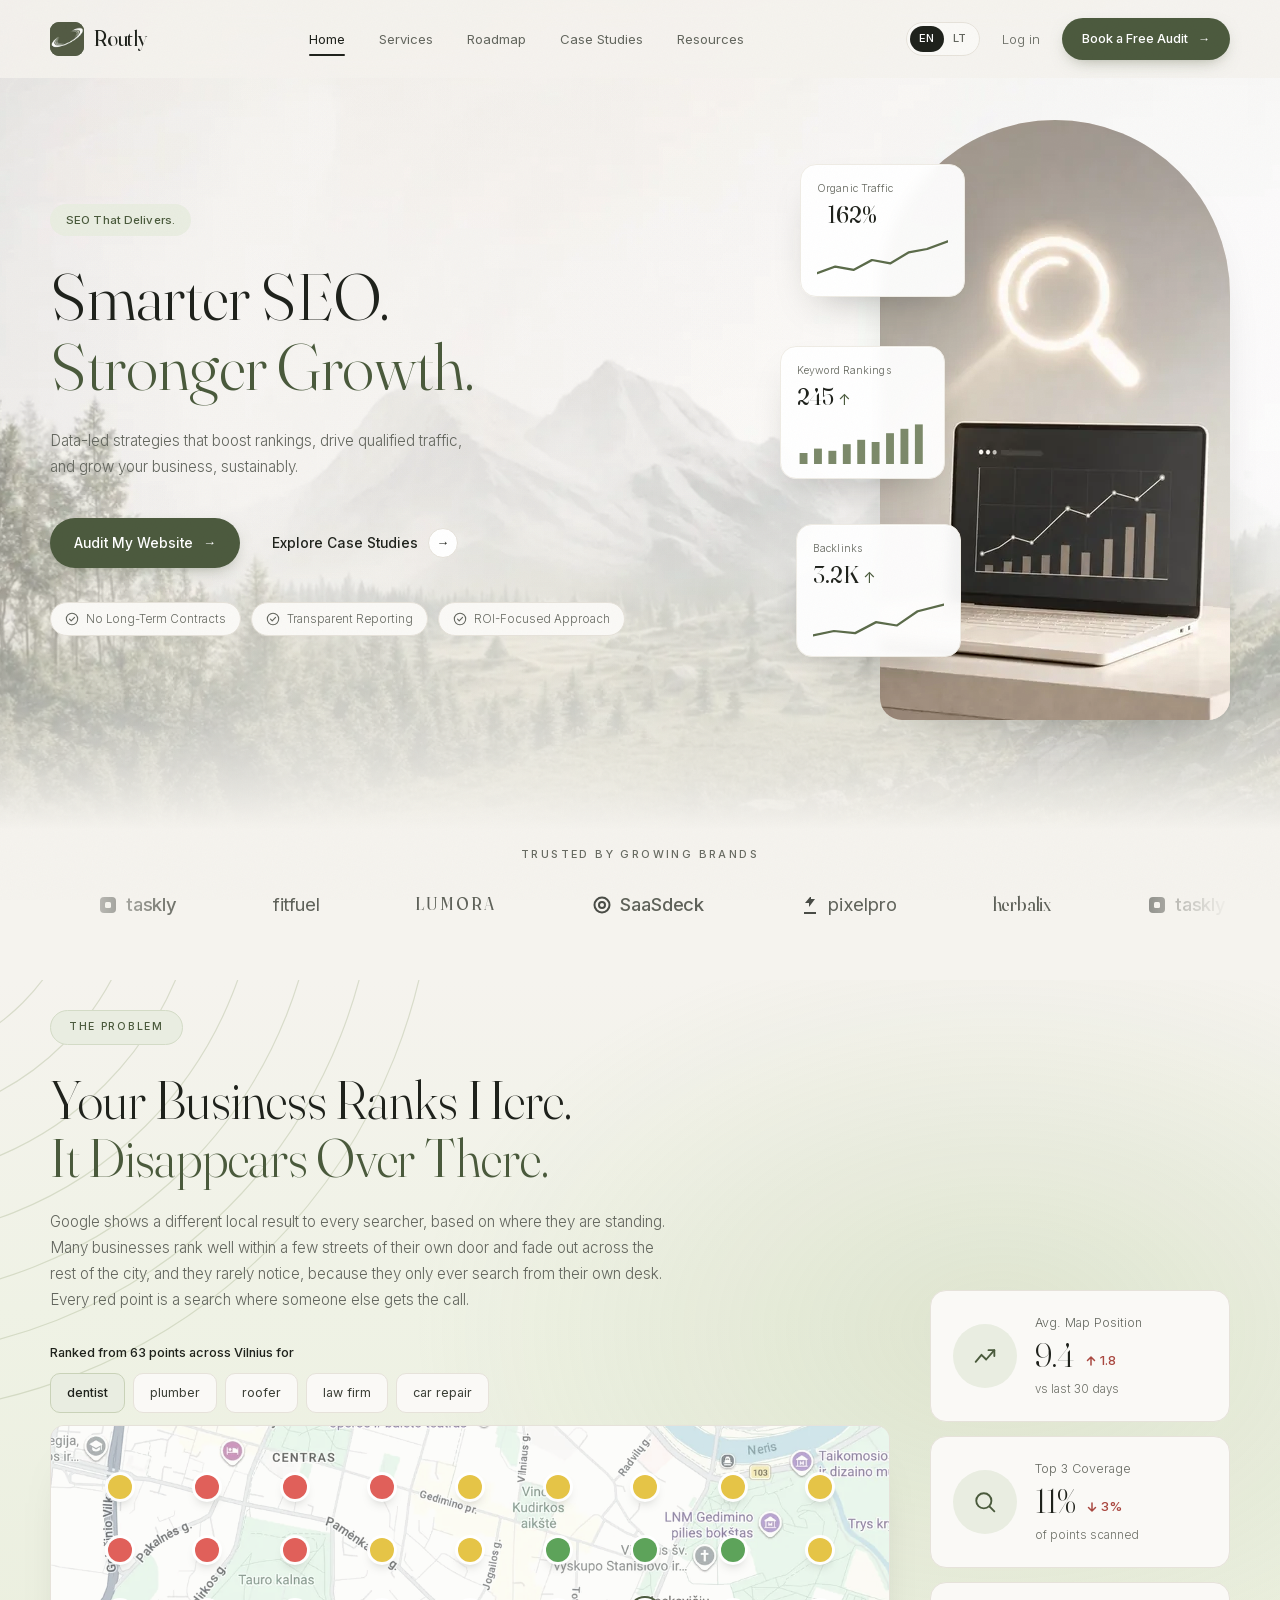
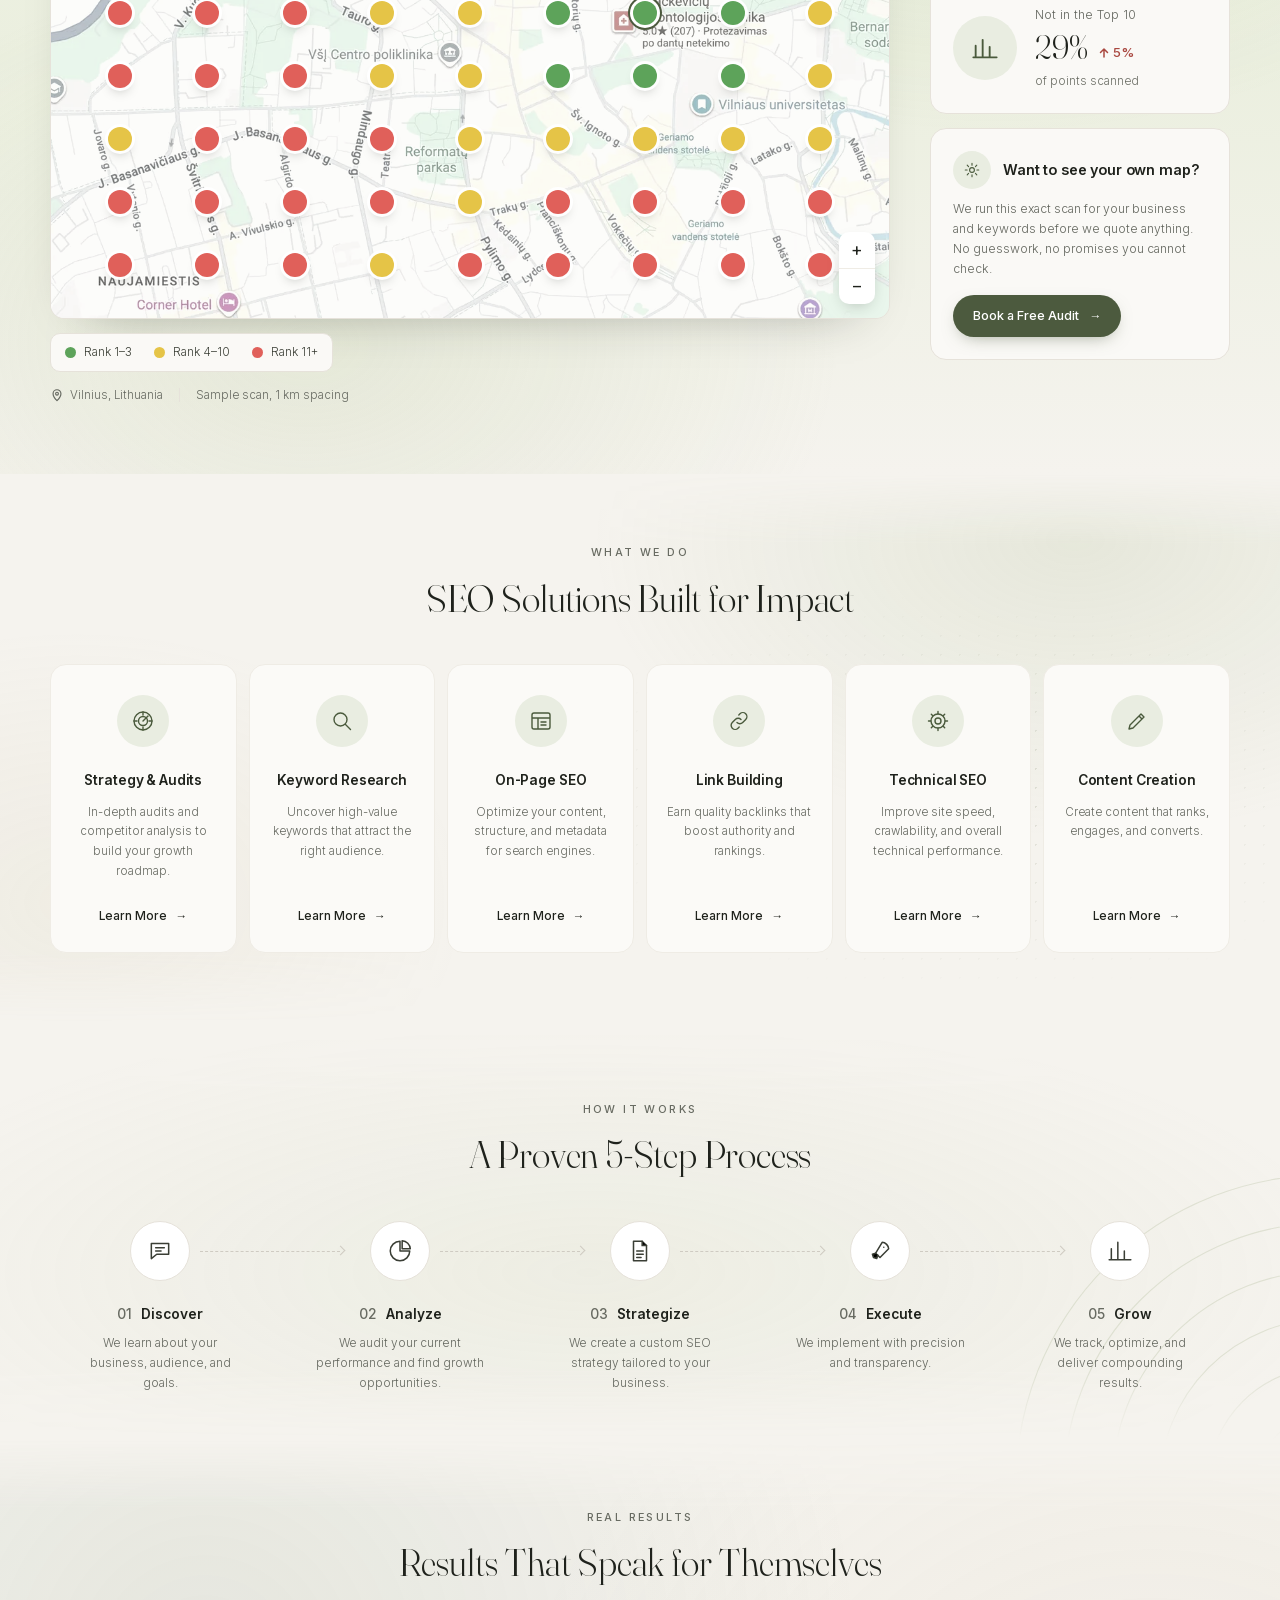
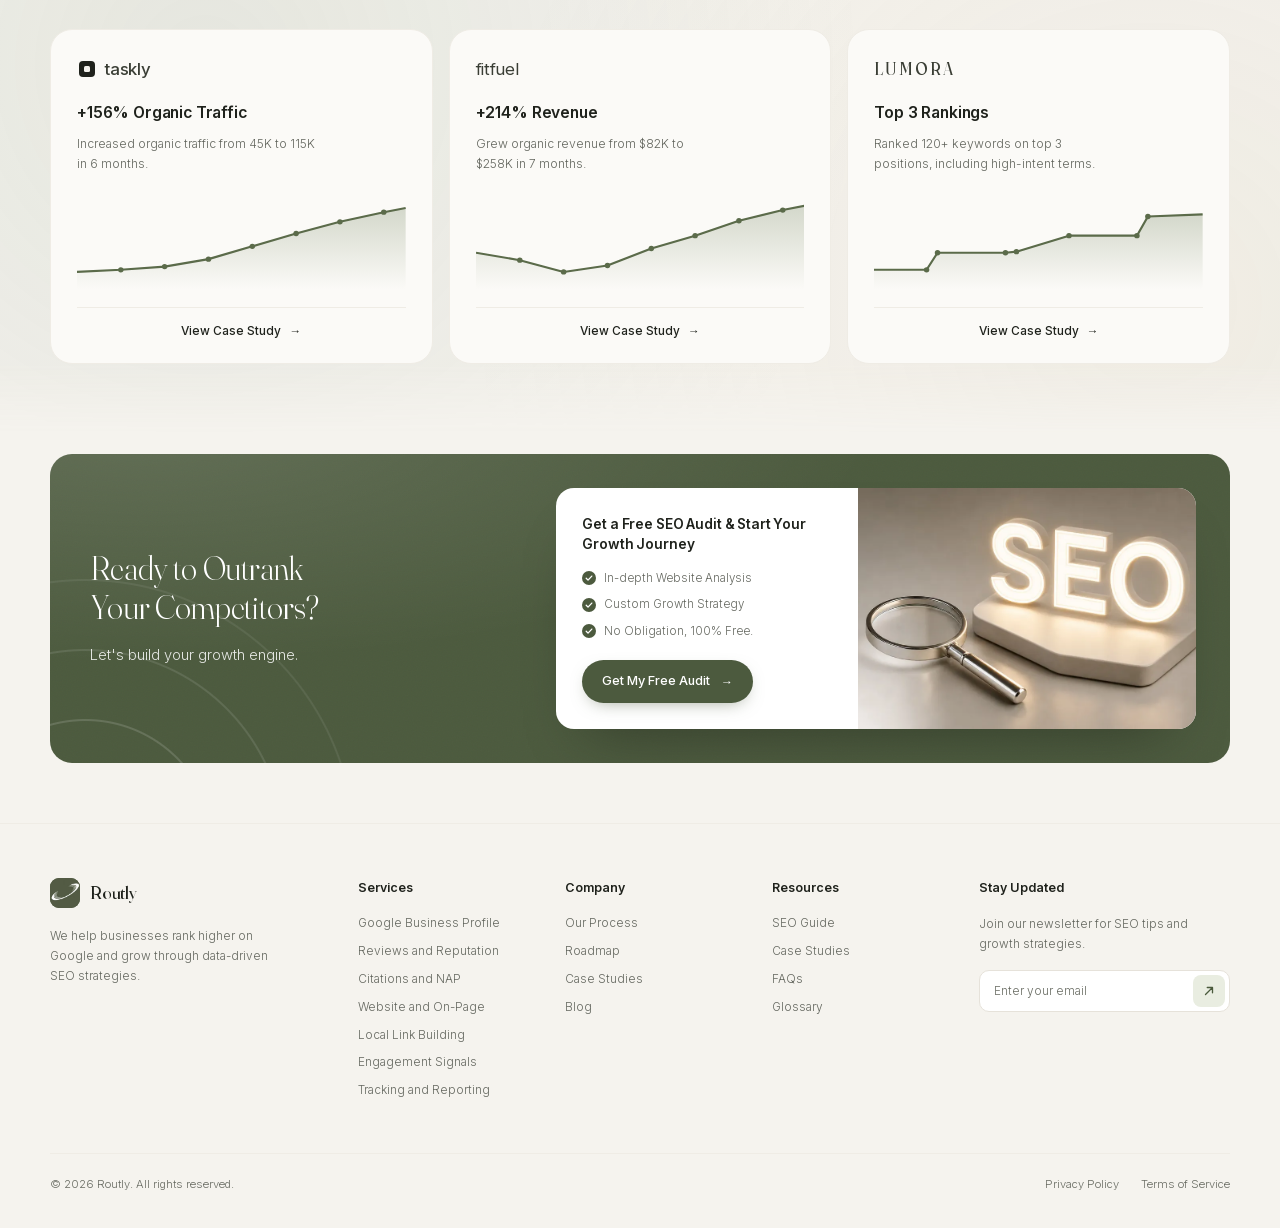
<file: index.html>
<!DOCTYPE html>
<html lang="en">
<head>
  <meta charset="UTF-8" />
  <meta name="viewport" content="width=device-width, initial-scale=1.0" />
  <meta name="theme-color" content="#F5F3EE" />
  <link rel="preload" media="(min-width: 961px)" href="assets/hero-bg.webp" as="image" type="image/webp" fetchpriority="high" />
  <link rel="preload" media="(max-width: 960px)" href="assets/hero-480.webp" as="image" type="image/webp" fetchpriority="high" />
  <link rel="preload" href="assets/fonts/fraunces-latin.woff2" as="font" type="font/woff2" crossorigin />
  <link rel="preload" href="assets/fonts/inter-latin.woff2" as="font" type="font/woff2" crossorigin />
  <title>Routly | Smarter SEO. Stronger Growth.</title>
  <meta name="description" content="Routly is a data-led SEO agency. We boost rankings, drive qualified traffic, and grow your business sustainably." />
  <link rel="canonical" href="https://seo-landing-page-nine.vercel.app/" />
  <link rel="alternate" hreflang="en" href="https://seo-landing-page-nine.vercel.app/" />
  <link rel="alternate" hreflang="lt" href="https://seo-landing-page-nine.vercel.app/lt/" />
  <link rel="alternate" hreflang="x-default" href="https://seo-landing-page-nine.vercel.app/" />
  <meta property="og:type" content="website" />
  <meta property="og:site_name" content="Routly" />
  <meta property="og:url" content="https://seo-landing-page-nine.vercel.app/" />
  <meta property="og:title" content="Routly | Smarter SEO. Stronger Growth." />
  <meta property="og:description" content="Routly is a data-led SEO agency. We boost rankings, drive qualified traffic, and grow your business sustainably." />
  <meta property="og:image" content="https://seo-landing-page-nine.vercel.app/assets/og-image.jpg" />
  <meta property="og:image:width" content="1200" />
  <meta property="og:image:height" content="630" />
  <meta property="og:image:alt" content="Routly, data-led SEO agency" />
  <meta property="og:locale" content="en_US" />
  <meta property="og:locale:alternate" content="lt_LT" />
  <meta name="twitter:card" content="summary_large_image" />
  <meta name="twitter:title" content="Routly | Smarter SEO. Stronger Growth." />
  <meta name="twitter:description" content="Routly is a data-led SEO agency. We boost rankings, drive qualified traffic, and grow your business sustainably." />
  <meta name="twitter:image" content="https://seo-landing-page-nine.vercel.app/assets/og-image.jpg" />
  <link rel="icon" href="favicon.ico" sizes="32x32" />
  <link rel="icon" type="image/png" sizes="192x192" href="assets/favicon-192.png" />
  <link rel="apple-touch-icon" href="assets/apple-touch-icon.png" />
  <style id="site-css">@keyframes card-in{0%{opacity:0;transform:translateY(18px) scale(.97)}to{opacity:1;transform:translateY(0) scale(1)}}@keyframes card-float{0%,to{transform:translateY(0)}50%{transform:translateY(-6px)}}@keyframes line-draw{to{stroke-dashoffset:0}}@keyframes bar-grow{to{transform:scaleY(1)}}@keyframes logo-scroll{0%{transform:translateX(-50%)}to{transform:translateX(0)}}@keyframes rise-in{0%{opacity:0;transform:translateY(14px)}to{opacity:1;transform:translateY(0)}}@keyframes visual-in{0%{opacity:0;transform:translateY(22px) scale(.97)}to{opacity:1;transform:translateY(0) scale(1)}}@keyframes visual-float{0%,to{transform:translateY(0)}50%{transform:translateY(-8px)}}@keyframes panel-in{0%{opacity:0;transform:translateY(-6px)}to{opacity:1;transform:none}}@keyframes icon-pop{0%{opacity:0;transform:scale(.8)}to{opacity:1;transform:scale(1)}}@keyframes path-reveal{to{clip-path:inset(-40px -20px -40px -20px)}}@keyframes rocket-float{0%,to{transform:translate(0,0)}50%{transform:translate(3px,-5px)}}@font-face{font-family:"Fraunces";font-style:italic;font-weight:300;font-display:swap;src:url(/assets/fonts/fraunces-italic-latin-ext.woff2)format("woff2");unicode-range:U+0100-02BA,U+02BD-02C5,U+02C7-02CC,U+02CE-02D7,U+02DD-02FF,U+0304,U+0308,U+0329,U+1D00-1DBF,U+1E00-1E9F,U+1EF2-1EFF,U+2020,U+20A0-20AB,U+20AD-20C0,U+2113,U+2C60-2C7F,U+A720-A7FF}@font-face{font-family:"Fraunces";font-style:italic;font-weight:300;font-display:swap;src:url(/assets/fonts/fraunces-italic-latin.woff2)format("woff2");unicode-range:U+0000-00FF,U+0131,U+0152-0153,U+02BB-02BC,U+02C6,U+02DA,U+02DC,U+0304,U+0308,U+0329,U+2000-206F,U+20AC,U+2122,U+2191,U+2193,U+2212,U+2215,U+FEFF,U+FFFD}@font-face{font-family:"Fraunces";font-style:normal;font-weight:300 500;font-display:swap;src:url(/assets/fonts/fraunces-latin-ext.woff2)format("woff2");unicode-range:U+0100-02BA,U+02BD-02C5,U+02C7-02CC,U+02CE-02D7,U+02DD-02FF,U+0304,U+0308,U+0329,U+1D00-1DBF,U+1E00-1E9F,U+1EF2-1EFF,U+2020,U+20A0-20AB,U+20AD-20C0,U+2113,U+2C60-2C7F,U+A720-A7FF}@font-face{font-family:"Fraunces";font-style:normal;font-weight:300 500;font-display:swap;src:url(/assets/fonts/fraunces-latin.woff2)format("woff2");unicode-range:U+0000-00FF,U+0131,U+0152-0153,U+02BB-02BC,U+02C6,U+02DA,U+02DC,U+0304,U+0308,U+0329,U+2000-206F,U+20AC,U+2122,U+2191,U+2193,U+2212,U+2215,U+FEFF,U+FFFD}@font-face{font-family:"Inter";font-style:normal;font-weight:300 600;font-display:swap;src:url(/assets/fonts/inter-latin-ext.woff2)format("woff2");unicode-range:U+0100-02BA,U+02BD-02C5,U+02C7-02CC,U+02CE-02D7,U+02DD-02FF,U+0304,U+0308,U+0329,U+1D00-1DBF,U+1E00-1E9F,U+1EF2-1EFF,U+2020,U+20A0-20AB,U+20AD-20C0,U+2113,U+2C60-2C7F,U+A720-A7FF}@font-face{font-family:"Inter";font-style:normal;font-weight:300 600;font-display:swap;src:url(/assets/fonts/inter-latin.woff2)format("woff2");unicode-range:U+0000-00FF,U+0131,U+0152-0153,U+02BB-02BC,U+02C6,U+02DA,U+02DC,U+0304,U+0308,U+0329,U+2000-206F,U+20AC,U+2122,U+2191,U+2193,U+2212,U+2215,U+FEFF,U+FFFD}:root{--bg:#F5F3EE;--bg-2:#FAF9F6;--card:#FBFAF7;--line:#E6E2DA;--line-2:#EFECE5;--ink:#1F221C;--ink-2:#3A3E35;--muted:#63665E;--muted-2:#686B62;--olive:#4C5A3E;--olive-dark:#3F4C33;--olive-text:#4A5A3C;--sage:#E9EDE1;--sage-2:#DFE5D3;--white:#FFFFFF;--serif:"Fraunces", "Iowan Old Style", Georgia, serif;--sans:"Inter", -apple-system, BlinkMacSystemFont, "Segoe UI", Helvetica, Arial, sans-serif;--radius-lg:22px;--radius-md:16px;--radius-sm:12px;--container:1180px}*{box-sizing:border-box;margin:0;padding:0}html{scroll-behavior:smooth;-webkit-text-size-adjust:100%}body,h1,h2{font-weight:300;color:var(--ink)}body{font-family:var(--sans);background:var(--bg);line-height:1.6;-webkit-font-smoothing:antialiased}img,svg{display:block;max-width:100%}a{color:inherit;text-decoration:none}ol,ul{list-style:none}button,input{font:inherit}.container{width:min(var(--container),calc(100% - 48px));margin:0 auto}h1,h2{letter-spacing:-.005em;font-family:var(--serif);font-size:clamp(2.6rem,5.2vw,4.25rem);line-height:1.05}.pm-head h2 em,h1 em{font-style:normal;color:var(--olive-text)}h2{font-size:clamp(1.9rem,3vw,2.5rem);line-height:1.15}h3{font-size:.98rem;font-weight:600;letter-spacing:-.01em}p{color:var(--muted)}.btn,.eyebrow{font-weight:500}.eyebrow,h2{text-align:center}.eyebrow{font-size:.68rem;letter-spacing:.22em;text-transform:uppercase;color:var(--muted-2);margin-bottom:14px}.btn{display:inline-flex;align-items:center;gap:10px;padding:14px 24px;border-radius:999px;font-size:.86rem;white-space:nowrap;transition:background .18s ease,transform .18s ease,box-shadow .18s ease}.btn .arrow{font-size:.95em;transition:transform .18s ease}.btn:hover .arrow{transform:translateX(3px)}.btn-primary{background:var(--olive);color:var(--white);box-shadow:0 6px 18px -8px rgba(76,90,62,.6)}.btn-primary:hover{background:var(--olive-dark)}.btn-sm{padding:11px 20px;font-size:.8rem}.btn-ghost{background:0 0;color:var(--ink);padding-left:10px;padding-right:10px}.circle-arrow{display:inline-grid;place-items:center;width:30px;height:30px;border-radius:50%;border:1px solid var(--line);background:var(--white);font-size:.8rem;color:var(--ink);transition:transform .18s ease,border-color .18s ease}.btn-ghost:hover .circle-arrow{transform:translateX(3px);border-color:var(--olive)}.nav{position:sticky;top:0;z-index:50;background:rgba(245,243,238,.86);backdrop-filter:blur(10px);-webkit-backdrop-filter:blur(10px)}.nav-inner{display:flex;align-items:center;justify-content:space-between;height:78px}.brand{display:inline-flex;align-items:center;gap:10px}.brand-mark{width:34px;height:34px;border-radius:9px;background:var(--olive);color:var(--white);display:grid;place-items:center}.brand-mark svg{width:20px;height:20px}.brand-mark img{width:100%;height:100%;object-fit:cover;border-radius:inherit}.brand-name{font-family:var(--serif);font-size:1.35rem;font-weight:400;color:var(--ink);letter-spacing:-.01em}.nav-links{display:flex;gap:34px;font-size:.82rem;font-weight:400;color:var(--muted)}.nav-links a{position:relative;padding:6px 0;transition:color .15s ease}.lang-switch a:hover,.nav-links a.active,.nav-links a:hover,.nav-login:hover{color:var(--ink)}.nav-links a.active::after{content:"";position:absolute;left:0;right:0;bottom:0;height:1.5px;background:var(--ink);border-radius:2px}.nav-actions{display:flex;align-items:center;gap:22px}.nav-login{font-size:.82rem;color:var(--muted)}.lang-switch{display:inline-flex;align-items:center;border:1px solid var(--line);border-radius:999px;padding:3px;font-size:.7rem;font-weight:500;letter-spacing:.04em;background:var(--bg-2)}.lang-switch a{padding:4px 9px;border-radius:999px;color:var(--muted);transition:color .15s ease,background .15s ease}.lang-switch a.is-active{background:var(--ink);color:var(--white)}.hero{padding:42px 0 60px}.home-hero{position:relative;margin-top:-78px;padding-top:calc(42px + 78px);padding-bottom:110px}.home-hero::before{content:"";position:absolute;inset:0;z-index:0;background:linear-gradient(180deg,rgba(245,243,238,.3) 0%,rgba(245,243,238,.1) 28%,rgba(245,243,238,.08) 58%,rgba(245,243,238,.5) 84%,var(--bg) 100%),linear-gradient(90deg,rgba(245,243,238,0) 4%,rgba(245,243,238,.3) 22%,rgba(245,243,238,.26) 42%,rgba(245,243,238,0) 62%),url(/assets/hero-bg.webp)right 62%/112%auto no-repeat;pointer-events:none}.home-hero>.container{position:relative;z-index:1}@media (max-width:960px){.home-hero::before{background:linear-gradient(180deg,rgba(245,243,238,.42) 0%,rgba(245,243,238,.24) 28%,rgba(245,243,238,.22) 58%,rgba(245,243,238,.7) 86%,var(--bg) 100%),url(/assets/hero-bg-960.webp)center/cover no-repeat}}.hero-grid{display:grid;grid-template-columns:1.05fr .95fr;gap:40px;align-items:center}.pill,.stat-value .up{color:var(--olive-text)}.pill,.trust-chips li{border-radius:999px;font-size:.72rem}.pill{display:inline-block;padding:7px 16px;background:var(--sage);font-weight:500;letter-spacing:.01em}.hero-copy h1,.pill{margin-bottom:26px}.lede{max-width:420px;font-size:.95rem;line-height:1.7;margin-bottom:34px}.hero-ctas{display:flex;align-items:center;gap:22px;margin-bottom:30px}.trust-chips{display:flex;flex-wrap:wrap;gap:10px}.trust-chips li{display:inline-flex;align-items:center;gap:7px;padding:7px 14px;border:1px solid var(--line);color:var(--muted);background:var(--bg-2)}.trust-chips svg{width:14px;height:14px;color:var(--muted)}.hero-visual{display:flex;justify-content:flex-end}.hero-stage{position:relative;width:350px;margin-left:90px}.hero-arch{position:relative;width:100%;height:600px;border-radius:175px 175px 22px 22px;overflow:hidden;background:#f0e7e0;box-shadow:0 30px 60px -40px rgba(31,34,28,.45)}.hero-arch img{position:absolute;width:172.5%;max-width:none;height:auto;left:-68.3%;top:-8.3%}.stat-card{position:absolute;width:165px;padding:16px 16px 14px;border-radius:var(--radius-md);background:rgba(255,255,255,.94);border:1px solid var(--line-2);box-shadow:0 18px 40px -20px rgba(31,34,28,.35),0 1px 0 rgba(255,255,255,.7) inset;backdrop-filter:blur(6px);-webkit-backdrop-filter:blur(6px)}.stat-label{display:block;font-size:.66rem;color:var(--muted-2);margin-bottom:4px;letter-spacing:.01em}.stat-value{display:block;font-family:var(--serif);font-size:1.5rem;font-weight:400;color:var(--ink);line-height:1.1;margin-bottom:10px}.stat-value .up{font-family:var(--sans);font-size:.95rem}.stat-chart{width:100%;height:44px}.stat-1{left:-80px;top:44px}.stat-2{left:-100px;top:226px}.stat-3{left:-84px;top:404px}.stat-card{opacity:0;animation:card-in .8s cubic-bezier(.2,.7,.2,1) both,card-float 6s ease-in-out infinite}.stat-1{animation-delay:.15s,.95s}.stat-2{animation-delay:.35s,1.15s;animation-duration:.8s,7s}.stat-3{animation-delay:.55s,1.35s;animation-duration:.8s,6.5s}.stat-chart polyline{stroke-dasharray:1;stroke-dashoffset:1;animation:line-draw 1.4s cubic-bezier(.4,0,.2,1) forwards}.stat-1 .stat-chart polyline{animation-delay:.55s}.stat-3 .stat-chart polyline{animation-delay:.95s}.stat-chart.bars rect{transform-box:fill-box;transform-origin:bottom;transform:scaleY(0);animation:bar-grow .7s cubic-bezier(.2,.7,.2,1) forwards}.stat-chart.bars rect:nth-child(1){animation-delay:.7s}.stat-chart.bars rect:nth-child(2){animation-delay:.78s}.stat-chart.bars rect:nth-child(3){animation-delay:.86s}.stat-chart.bars rect:nth-child(4){animation-delay:.94s}.stat-chart.bars rect:nth-child(5){animation-delay:1.02s}.stat-chart.bars rect:nth-child(6){animation-delay:1.1s}.stat-chart.bars rect:nth-child(7){animation-delay:1.18s}.stat-chart.bars rect:nth-child(8){animation-delay:1.26s}.stat-chart.bars rect:nth-child(9){animation-delay:1.34s}.stat-value .count{font-variant-numeric:tabular-nums}@media (prefers-reduced-motion:reduce){.stat-card{opacity:1;animation:none}.stat-chart polyline{stroke-dasharray:none;stroke-dashoffset:0;animation:none}.stat-chart.bars rect{transform:none;animation:none}}.logos{padding:16px 0 60px}.logos .eyebrow{margin-bottom:26px}.logo-marquee{overflow:hidden;-webkit-mask-image:linear-gradient(90deg,transparent,#000 12%,#000 88%,transparent);mask-image:linear-gradient(90deg,transparent,#000 12%,#000 88%,transparent)}.logo-track{display:flex;width:max-content;animation:logo-scroll 28s linear infinite}.logo-marquee:hover .logo-track{animation-play-state:paused}.logo,.logo-row{align-items:center}.logo-row{display:flex;gap:0;flex-shrink:0}.logo-row li{padding:0 48px;white-space:nowrap}.logo{display:inline-flex;gap:8px;font-size:1.15rem;font-weight:500;color:var(--ink-2);opacity:.8;letter-spacing:-.01em}.logo-icon{width:20px;height:20px;color:var(--ink)}.logo-icon svg{width:100%;height:100%}.logo.fitfuel,.logo.lumora{font-family:var(--sans);font-weight:400;letter-spacing:-.02em}.logo.lumora{font-family:var(--serif);letter-spacing:.12em;font-size:1.05rem}.logo.saasdeck{font-weight:500}.logo.herbalix,.logo.pixelpro{font-weight:400}.logo.herbalix{font-family:var(--serif);font-size:1.2rem}.problem{padding:30px 0 70px;position:relative}.problem::before{z-index:0;background:radial-gradient(ellipse 900px 620px at 78% 32%,rgba(154,175,120,.2),transparent 65%),radial-gradient(ellipse 760px 540px at 24% 88%,rgba(183,199,152,.22),transparent 70%),url("data:image/svg+xml,%3Csvg%20xmlns%3D'http%3A%2F%2Fwww.w3.org%2F2000%2Fsvg'%20width%3D'600'%20height%3D'600'%3E%3Cg%20fill%3D'none'%20stroke%3D'%23aeb996'%20stroke-width%3D'1.2'%20opacity%3D'.4'%3E%3Ccircle%20cx%3D'-60'%20cy%3D'-60'%20r%3D'100'%2F%3E%3Ccircle%20cx%3D'-60'%20cy%3D'-60'%20r%3D'158'%2F%3E%3Ccircle%20cx%3D'-60'%20cy%3D'-60'%20r%3D'216'%2F%3E%3Ccircle%20cx%3D'-60'%20cy%3D'-60'%20r%3D'274'%2F%3E%3Ccircle%20cx%3D'-60'%20cy%3D'-60'%20r%3D'332'%2F%3E%3Ccircle%20cx%3D'-60'%20cy%3D'-60'%20r%3D'390'%2F%3E%3Ccircle%20cx%3D'-60'%20cy%3D'-60'%20r%3D'448'%2F%3E%3Ccircle%20cx%3D'-60'%20cy%3D'-60'%20r%3D'506'%2F%3E%3Ccircle%20cx%3D'-60'%20cy%3D'-60'%20r%3D'564'%2F%3E%3C%2Fg%3E%3C%2Fsvg%3E")no-repeat -70px -70px,linear-gradient(180deg,var(--bg) 0%,#eff2e5 30%,#ebefdf 62%,var(--bg) 100%)}.problem>.container{position:relative;z-index:1}.pm-grid{display:grid;grid-template-columns:minmax(0,1fr) 300px;gap:40px;align-items:end}.pm-main{min-width:0}.pm-head{margin-bottom:30px}.pm-pill{display:inline-block;padding:8px 18px;border-radius:999px;background:var(--sage);border:1px solid #d3dbc6;color:var(--olive-text);font-size:.66rem;font-weight:500;letter-spacing:.16em;text-transform:uppercase;margin-bottom:26px}.pm-head h2{text-align:left;font-size:clamp(2.2rem,4.2vw,3.4rem);line-height:1.08;margin-bottom:22px;max-width:13em}.pm-lede{max-width:620px;font-size:.95rem;line-height:1.7}.pm-bar{display:flex;justify-content:space-between;align-items:flex-end;gap:20px;margin-bottom:12px}.pm-bar-label{font-size:.8rem;font-weight:500;color:var(--ink);margin-bottom:10px}.pm-chips{display:flex;flex-wrap:wrap;gap:8px}.pm-chip,.pm-map{border:1px solid var(--line)}.pm-chip{padding:9px 16px;border-radius:10px;background:var(--bg-2);color:var(--ink-2);font-size:.78rem;font-weight:400;cursor:pointer;transition:background .18s ease,border-color .18s ease,color .18s ease}.pm-chip:hover{border-color:#c9d2b8;background:var(--card)}.pm-chip.is-active{background:var(--sage);border-color:#c9d2b8;color:var(--ink);font-weight:500}.pm-map{position:relative;aspect-ratio:1600/941;border-radius:14px;overflow:hidden;background:#edeae3;box-shadow:0 24px 50px -36px rgba(31,34,28,.4)}.pm-map img,.pm-map picture{position:absolute;inset:0;width:100%;height:100%}.pm-map img{object-fit:cover;filter:saturate(.5) brightness(1.05)}.pm-map::after,.problem::before,.services::after,.services::before,body::after{content:"";position:absolute;inset:0;pointer-events:none}.pm-map::after{background:rgba(245,243,238,.3)}.pm-dots{position:absolute;inset:0;z-index:2;display:grid;grid-template-columns:repeat(9,1fr);grid-template-rows:repeat(7,1fr);padding:3.5% 3% 2.5%}.pm-dot{position:relative;place-self:center;width:24px;height:24px;border-radius:50%;box-shadow:0 0 0 3px rgba(255,255,255,.96),0 6px 12px -4px rgba(31,34,28,.35);transition:background-color .35s ease}.pm-dot.g,.pm-legend .g{background:#5da35a}.pm-dot.y,.pm-legend .y{background:#e5c447}.pm-dot.r,.pm-legend .r{background:#e0605a}.pm-dot.is-you{box-shadow:0 0 0 3px #fff,0 0 0 5px var(--olive),0 6px 12px -4px rgba(31,34,28,.35)}.pm-zoom{position:absolute;right:14px;bottom:14px;z-index:3;display:flex;flex-direction:column;background:var(--white);border-radius:10px;box-shadow:0 6px 18px -8px rgba(31,34,28,.4);overflow:hidden;color:var(--ink);font-size:1.1rem;font-weight:400}.pm-zoom span{width:36px;height:36px;display:grid;place-items:center}.pm-zoom span+span{border-top:1px solid var(--line-2)}.pm-under{margin-top:14px}.pm-legend{display:inline-flex;gap:22px;padding:9px 14px;border:1px solid var(--line);border-radius:10px;background:var(--bg-2);font-size:.74rem;color:var(--ink-2)}.pm-foot span,.pm-legend li{display:inline-flex;align-items:center;gap:8px}.pm-legend i{width:11px;height:11px;border-radius:50%}.pm-foot{display:flex;align-items:center;gap:16px;margin-top:14px;font-size:.72rem;color:var(--muted)}.pm-foot span{gap:6px}.pm-foot svg{width:14px;height:14px;color:var(--muted)}.pm-sep{width:1px;height:14px;background:var(--line)}.pm-side{display:grid;gap:14px;padding-bottom:44px}.pm-stat{display:flex;align-items:center;gap:18px;padding:22px;border:1px solid var(--line);border-radius:16px;background:var(--bg-2)}.pm-stat-icon{width:64px;height:64px;flex-shrink:0;border-radius:50%;background:var(--sage);color:var(--olive-text);display:grid;place-items:center}.pm-stat-icon svg{width:28px;height:28px}.pm-stat-body{display:block;min-width:0}.pm-stat-label{display:block;font-size:.78rem;color:var(--muted);margin-bottom:6px}.pm-stat-value{display:flex;align-items:baseline;gap:10px;font-family:var(--serif);font-size:2.1rem;line-height:1;color:var(--ink);margin-bottom:8px}.pm-count{font-variant-numeric:tabular-nums}.pm-delta{display:inline-flex;align-items:center;gap:3px;font-family:var(--sans);font-size:.82rem;font-weight:500;color:var(--olive-text)}.pm-delta svg{width:12px;height:12px}.pm-delta.bad{color:#a94840}.sr-only{position:absolute;width:1px;height:1px;padding:0;margin:-1px;overflow:hidden;clip:rect(0 0 0 0);white-space:nowrap;border:0}.pm-stat-sub{display:block;font-size:.72rem;color:var(--muted-2)}.pm-cta{padding:22px;border:1px solid var(--line);border-radius:16px;background:var(--bg-2)}.pm-cta-head{display:flex;align-items:center;gap:12px;margin-bottom:10px}.pm-cta-icon{width:38px;height:38px;flex-shrink:0;border-radius:50%;background:var(--sage);color:var(--olive-text);display:grid;place-items:center}.pm-cta-icon svg{width:18px;height:18px}.pm-cta h3{font-size:.9rem}.pm-cta p{font-size:.76rem;line-height:1.65;margin-bottom:16px}.js .pm-map.rv .pm-dot{scale:0;transition:scale .5s cubic-bezier(.2,.8,.25,1.25),background-color .35s ease;transition-delay:calc(var(--d, 0s) + .25s + var(--i)*16ms),0s}.js .pm-map.rv.in .pm-dot{scale:1}@media (prefers-reduced-motion:reduce){.js .pm-map.rv .pm-dot{scale:1;transition:none}}.results,.services{padding:70px 0}.process{padding:78px 0 46px}body::after{position:fixed;z-index:99;opacity:.05;mix-blend-mode:multiply;background:url("data:image/svg+xml,%3Csvg%20xmlns%3D'http%3A%2F%2Fwww.w3.org%2F2000%2Fsvg'%20width%3D'180'%20height%3D'180'%3E%3Cfilter%20id%3D'n'%3E%3CfeTurbulence%20type%3D'fractalNoise'%20baseFrequency%3D'0.8'%20numOctaves%3D'3'%20stitchTiles%3D'stitch'%2F%3E%3C%2Ffilter%3E%3Crect%20width%3D'180'%20height%3D'180'%20filter%3D'url(%23n)'%20opacity%3D'.6'%2F%3E%3C%2Fsvg%3E")}.cta-banner,.process,.results,.roadmap,.services{position:relative}.process>.container,.results>.container,.roadmap>.container,.services>.container{position:relative;z-index:1}.services::after,.services::before{z-index:0}.services::before{background:radial-gradient(ellipse 780px 480px at 84% 12%,rgba(154,175,120,.16),transparent 62%),radial-gradient(ellipse 600px 420px at 6% 78%,rgba(196,183,138,.1),transparent 65%);-webkit-mask-image:linear-gradient(180deg,transparent 0,#000 70px,#000 calc(100% - 70px),transparent 100%);mask-image:linear-gradient(180deg,transparent 0,#000 70px,#000 calc(100% - 70px),transparent 100%)}.services::after{background-image:radial-gradient(rgba(85,95,60,.16) 1px,transparent 1px);background-size:19px 19px;-webkit-mask-image:radial-gradient(ellipse 46% 52%at 76% 58%,#000,transparent 72%);mask-image:radial-gradient(ellipse 46% 52%at 76% 58%,#000,transparent 72%)}.process::before{background:radial-gradient(ellipse 1100px 380px at 46% 60%,rgba(183,199,152,.12),transparent 70%),url("data:image/svg+xml,%3Csvg%20xmlns%3D'http%3A%2F%2Fwww.w3.org%2F2000%2Fsvg'%20width%3D'340'%20height%3D'340'%3E%3Cg%20fill%3D'none'%20stroke%3D'%23aeb996'%20stroke-width%3D'1.1'%20opacity%3D'.3'%3E%3Ccircle%20cx%3D'340'%20cy%3D'340'%20r%3D'70'%2F%3E%3Ccircle%20cx%3D'340'%20cy%3D'340'%20r%3D'118'%2F%3E%3Ccircle%20cx%3D'340'%20cy%3D'340'%20r%3D'166'%2F%3E%3Ccircle%20cx%3D'340'%20cy%3D'340'%20r%3D'214'%2F%3E%3Ccircle%20cx%3D'340'%20cy%3D'340'%20r%3D'262'%2F%3E%3Ccircle%20cx%3D'340'%20cy%3D'340'%20r%3D'310'%2F%3E%3C%2Fg%3E%3C%2Fsvg%3E")no-repeat calc(100% + 46px) calc(100% + 46px)}.process::before,.results::before,.roadmap::before{content:"";position:absolute;inset:0;z-index:0;pointer-events:none;-webkit-mask-image:linear-gradient(180deg,transparent 0,#000 70px,#000 calc(100% - 70px),transparent 100%);mask-image:linear-gradient(180deg,transparent 0,#000 70px,#000 calc(100% - 70px),transparent 100%)}.results::before{background:radial-gradient(circle at 16% 38%,rgba(122,145,118,.13),transparent 58%),radial-gradient(circle at 90% 78%,rgba(196,178,138,.11),transparent 55%)}.roadmap::before{background:radial-gradient(ellipse 760px 460px at 88% 6%,rgba(154,175,120,.14),transparent 62%),radial-gradient(ellipse 640px 420px at 4% 72%,rgba(196,183,138,.1),transparent 65%),url("data:image/svg+xml,%3Csvg%20xmlns%3D'http%3A%2F%2Fwww.w3.org%2F2000%2Fsvg'%20width%3D'400'%20height%3D'400'%3E%3Cg%20fill%3D'none'%20stroke%3D'%23aeb996'%20stroke-width%3D'1.1'%20opacity%3D'.34'%3E%3Ccircle%20cx%3D'400'%20cy%3D'0'%20r%3D'80'%2F%3E%3Ccircle%20cx%3D'400'%20cy%3D'0'%20r%3D'130'%2F%3E%3Ccircle%20cx%3D'400'%20cy%3D'0'%20r%3D'180'%2F%3E%3Ccircle%20cx%3D'400'%20cy%3D'0'%20r%3D'230'%2F%3E%3Ccircle%20cx%3D'400'%20cy%3D'0'%20r%3D'280'%2F%3E%3Ccircle%20cx%3D'400'%20cy%3D'0'%20r%3D'330'%2F%3E%3Ccircle%20cx%3D'400'%20cy%3D'0'%20r%3D'380'%2F%3E%3C%2Fg%3E%3C%2Fsvg%3E")no-repeat calc(100% + 56px) -56px}.cta-banner{isolation:isolate}.cta-banner::after,.cta-banner::before{content:"";position:absolute;inset:0;z-index:-1;pointer-events:none}.cta-banner::before{background:radial-gradient(circle at 3% 128%,transparent 128px,rgba(255,255,255,.14) 129px,rgba(255,255,255,.14) 130px,transparent 131px),radial-gradient(circle at 3% 128%,transparent 198px,rgba(255,255,255,.1) 199px,rgba(255,255,255,.1) 200px,transparent 201px),radial-gradient(circle at 3% 128%,transparent 268px,rgba(255,255,255,.07) 269px,rgba(255,255,255,.07) 270px,transparent 271px),radial-gradient(ellipse 120% 150%at 8% -10%,rgba(255,255,255,.12),transparent 52%)}.cta-banner::after{opacity:.12;mix-blend-mode:soft-light;background:url("data:image/svg+xml,%3Csvg%20xmlns%3D'http%3A%2F%2Fwww.w3.org%2F2000%2Fsvg'%20width%3D'180'%20height%3D'180'%3E%3Cfilter%20id%3D'n'%3E%3CfeTurbulence%20type%3D'fractalNoise'%20baseFrequency%3D'0.8'%20numOctaves%3D'3'%20stitchTiles%3D'stitch'%2F%3E%3C%2Ffilter%3E%3Crect%20width%3D'180'%20height%3D'180'%20filter%3D'url(%23n)'%20opacity%3D'.6'%2F%3E%3C%2Fsvg%3E")}.process h2,.results h2,.services h2{margin-bottom:44px}.service-grid{display:grid;grid-template-columns:repeat(6,1fr);gap:12px}.service-card{background:var(--card);border:1px solid var(--line-2);border-radius:var(--radius-md);padding:30px 20px 26px;text-align:center;display:flex;flex-direction:column;align-items:center;transition:transform .2s ease,box-shadow .2s ease,border-color .2s ease}.service-card:hover{transform:translateY(-3px);border-color:var(--sage-2);box-shadow:0 24px 40px -30px rgba(31,34,28,.35)}.icon-circle{width:52px;height:52px;border-radius:50%;background:var(--sage);color:var(--olive-text);display:grid;place-items:center;margin-bottom:22px}.icon-circle svg{width:24px;height:24px}.service-card h3{margin-bottom:12px;font-size:.86rem}.service-card p{font-size:.72rem;line-height:1.7;margin-bottom:26px;flex:1}.learn{display:inline-flex;align-items:center;gap:8px;font-size:.74rem;font-weight:500;color:var(--ink)}.learn .arrow{transition:transform .18s ease}.learn:hover .arrow{transform:translateX(3px)}.step,.steps{position:relative}.steps{display:grid;grid-template-columns:repeat(5,1fr);gap:20px;counter-reset:step}.step{text-align:center}.step-icon{width:60px;height:60px;border-radius:50%;background:var(--white);border:1px solid var(--line);color:var(--ink-2);display:grid;place-items:center;margin:0 auto 22px;position:relative;z-index:1}.step-icon svg{width:26px;height:26px}.step:not(:last-child)::before{content:"";position:absolute;top:30px;left:calc(50% + 40px);right:calc(-50% + 40px);border-top:1.5px dashed #cfcbc2}.step:not(:last-child)::after{content:"";position:absolute;top:26.5px;right:calc(-50% + 36px);width:6px;height:6px;border-right:1.5px solid #cfcbc2;border-top:1.5px solid #cfcbc2;transform:rotate(45deg)}.step-title{display:block;font-size:.86rem;font-weight:600;margin-bottom:8px;color:var(--ink)}.step-title .num{color:var(--muted-2);font-weight:500;margin-right:6px}.step p{font-size:.74rem;line-height:1.7;max-width:170px;margin:0 auto}.result-grid{display:grid;grid-template-columns:repeat(3,1fr);gap:16px}.result-card{background:var(--card);border:1px solid var(--line-2);border-radius:var(--radius-lg);padding:26px 26px 22px;display:flex;flex-direction:column;transition:transform .2s ease,box-shadow .2s ease}.result-card:hover{transform:translateY(-3px);box-shadow:0 24px 40px -30px rgba(31,34,28,.35)}.result-brand{font-size:1.05rem;margin-bottom:18px;opacity:1}.cta-checks li,.result-card h3{font-size:.98rem;margin-bottom:8px}.result-card p{font-size:.76rem;line-height:1.7;max-width:240px;margin-bottom:18px}.result-chart{width:100%;height:96px;margin-bottom:18px}.result-card .learn{align-self:center;padding-top:14px;border-top:1px solid var(--line-2);width:100%;justify-content:center}.cta{padding:20px 0 60px}.cta-banner,.cta-card{display:grid;overflow:hidden}.cta-banner{background:var(--olive);border-radius:var(--radius-lg);padding:34px 34px 34px 40px;grid-template-columns:.9fr 1.35fr;gap:40px;align-items:center;color:var(--white)}.cta-copy h2{text-align:left;color:var(--white);font-size:clamp(1.8rem,2.6vw,2.35rem)}.cta-copy p{color:rgba(255,255,255,.85);font-size:.92rem}.cta-card{background:var(--white);border-radius:18px;grid-template-columns:1fr 1.12fr;color:var(--ink);box-shadow:0 30px 60px -30px rgba(0,0,0,.35)}.cta-card-body{padding:26px 22px 26px 26px}.cta-card-body h3{font-size:.86rem;margin-bottom:14px;line-height:1.5}.cta-checks{margin-bottom:20px}.cta-checks li{display:flex;align-items:center;gap:8px;font-size:.72rem;color:var(--muted)}.cta-checks svg{width:14px;height:14px;flex:0 0 14px}.cta-card-img{position:relative;min-height:100%}.cta-card-img img{width:100%;height:100%;object-fit:cover;object-position:84% 50%;position:absolute;inset:0}.footer{padding:54px 0 34px;border-top:1px solid var(--line-2)}.footer-grid{display:grid;grid-template-columns:1.6fr 1fr 1fr 1fr 1.5fr;gap:40px}.cta-copy h2,.footer-brand .brand{margin-bottom:18px}.footer-brand .brand-mark{width:30px;height:30px}.footer-brand .brand-name{font-size:1.15rem}.footer-brand p,.footer-news p{font-size:.74rem;line-height:1.7}.footer-brand p{max-width:240px;margin-bottom:20px}.socials{display:flex;gap:10px}.news-form,.socials a{border:1px solid var(--line)}.socials a{width:34px;height:34px;border-radius:50%;display:grid;place-items:center;color:var(--ink-2);transition:border-color .15s ease,background .15s ease}.socials a:hover{border-color:var(--olive);background:var(--white)}.socials svg{width:16px;height:16px}.footer-col h4{font-size:.78rem;font-weight:600;margin-bottom:16px}.footer-col a{display:block;font-size:.74rem;color:var(--muted);margin-bottom:9px;transition:color .15s ease}.footer-col a:hover,.footer-col h4,.footer-legal a:hover{color:var(--ink)}.footer-news p{margin-bottom:16px}.news-form{display:flex;align-items:center;border-radius:10px;background:var(--white);padding:4px 4px 4px 14px}.news-form input{flex:1;min-width:0;border:0;outline:0;background:0 0;font-size:.74rem;color:var(--ink)}.news-form input::placeholder{color:var(--muted-2)}.news-form button{width:32px;height:32px;border-radius:8px;border:0;background:var(--sage);color:var(--olive-text);display:grid;place-items:center;cursor:pointer;transition:background .15s ease}.news-form button:hover{background:var(--sage-2)}.news-form button svg{width:14px;height:14px}.footer-bottom{display:flex;justify-content:space-between;align-items:center;margin-top:44px;padding-top:22px;border-top:1px solid var(--line-2);font-size:.7rem;color:var(--muted-2)}.footer-legal{display:flex;gap:22px}[id]{scroll-margin-top:92px}.svc-hero{padding:40px 0 110px;position:relative;margin-top:-78px;padding-top:calc(40px + 78px)}.svc-hero::before{content:"";position:absolute;inset:0;z-index:0;pointer-events:none;background:linear-gradient(180deg,rgba(245,243,238,.3) 0%,rgba(245,243,238,.1) 28%,rgba(245,243,238,.08) 58%,rgba(245,243,238,.5) 84%,var(--bg) 100%),linear-gradient(90deg,rgba(245,243,238,0) 4%,rgba(245,243,238,.3) 22%,rgba(245,243,238,.26) 42%,rgba(245,243,238,0) 62%),url(/assets/svc-hero-bg.webp)right 74%/112%auto no-repeat}.svc-hero>.container{position:relative;z-index:1}@media (max-width:960px){.svc-hero::before{background:linear-gradient(180deg,rgba(245,243,238,.42) 0%,rgba(245,243,238,.24) 28%,rgba(245,243,238,.22) 58%,rgba(245,243,238,.7) 86%,var(--bg) 100%),url(/assets/svc-hero-bg-960.webp)center/cover no-repeat}}.svc-hero-grid{grid-template-columns:1.05fr .95fr;grid-template-areas:"copy visual""trust visual";align-items:center;row-gap:26px}.svc-hero .hero-copy{grid-area:copy}.svc-hero .hero-copy h1{font-size:clamp(2.2rem,5vw,4rem)}.svc-hero .hero-ctas{margin-bottom:0}.svc-hero-visual{grid-area:visual;display:flex;justify-content:center;align-items:center;padding:56px 0 0}.svc-hero-visual picture{display:block;width:min(100%,600px);opacity:0;animation:visual-in .9s cubic-bezier(.2,.7,.2,1) .2s forwards,visual-float 7s ease-in-out 1.1s infinite}.svc-hero-visual img{width:100%;height:auto}.svc-hero .hero-copy>*{opacity:0;animation:rise-in .7s cubic-bezier(.2,.7,.2,1) forwards}.svc-hero .hero-copy>:nth-child(1){animation-delay:.05s}.svc-hero .hero-copy>:nth-child(2){animation-delay:.15s}.svc-hero .hero-copy>:nth-child(3){animation-delay:.25s}.svc-hero .hero-copy>:nth-child(4){animation-delay:.35s}.svc-hero .trust-bar{opacity:0;animation:rise-in .7s cubic-bezier(.2,.7,.2,1) .5s forwards}.svc-hero-visual picture img{filter:drop-shadow(0 30px 40px rgba(31,34,28,.18))}@media (prefers-reduced-motion:reduce){.svc-hero .hero-copy>*,.svc-hero .trust-bar,.svc-hero-visual picture{opacity:1;animation:none}}.trust-bar,.trust-bar li{display:inline-flex;align-items:center}.trust-bar{grid-area:trust;justify-self:start;flex-wrap:wrap;gap:8px 22px;padding:11px 20px;border:1px solid var(--line);border-radius:999px;background:var(--bg-2)}.trust-bar li{gap:8px;font-size:.72rem;color:var(--muted);white-space:nowrap}.trust-bar svg{width:14px;height:14px;color:var(--muted)}.offer{padding:40px 0 44px}.offer h2 em{font-style:italic;font-weight:300;color:var(--olive-text)}.offer-grid{grid-template-columns:repeat(4,1fr);gap:18px}.offer-card{position:relative;text-align:left;align-items:flex-start;padding:22px 24px 24px;border-radius:26px 16px 16px 16px;border:1px solid rgba(76,90,62,.14);overflow:hidden;box-shadow:0 14px 30px -26px rgba(31,34,28,.35)}.offer-card::after{content:"";position:absolute;right:-1px;bottom:-1px;width:38px;height:38px;background:linear-gradient(to top left,var(--bg) 50%,transparent 50.5%);pointer-events:none}.offer-card:hover{border-color:rgba(76,90,62,.28)}.offer-tint-1{background:linear-gradient(165deg,#f3f4ec 0,#e7ebdc 100%)}.offer-tint-2{background:linear-gradient(165deg,#fbf7ed 0,#f1ebda 100%)}.offer-tint-3{background:linear-gradient(165deg,#f4f5ee 0,#e9ece0 100%)}.offer-tint-4{background:linear-gradient(165deg,#f8f4ea 0,#eee8d8 100%)}.offer-tint-5{background:linear-gradient(165deg,#fbf4eb 0,#f3e8da 100%)}.offer-tint-6{background:linear-gradient(165deg,#f9f6ee 0,#efebdf 100%)}.offer-tint-7{background:linear-gradient(160deg,#f4f5ee 0,#e6eadb 100%)}.offer-art{width:100%;height:118px;justify-content:flex-start;margin-bottom:14px}.offer-art img,.offer-art picture{display:block;max-width:80%;max-height:100%;width:auto;object-fit:contain}.offer-art,.offer-art picture{display:flex;align-items:center}.offer-art picture{height:100%}.offer-art img{height:auto}.offer-num{display:inline-flex;align-items:center;justify-content:center;min-width:34px;height:30px;padding:0 8px;border-radius:8px;background:var(--olive);color:#fff;font-size:.72rem;font-weight:500;letter-spacing:.04em;margin-bottom:16px}.offer-card h3{font-size:.98rem;margin-bottom:10px}.offer-card p{font-size:.78rem;line-height:1.7;margin-bottom:22px}.offer-text{flex:1}.offer-card-wide{grid-column:span 2;padding-right:0;min-height:270px}.offer-card-wide .offer-art img,.offer-card-wide .offer-art picture{max-width:100%}.offer-card-wide .offer-art{position:absolute;right:5%;top:50%;transform:translateY(-50%);width:52%;height:70%;justify-content:flex-end;margin:0;pointer-events:none}.offer-card-wide .offer-num{margin-top:auto}.offer-card-wide .offer-text{flex:0 0 auto;max-width:40%;position:relative;z-index:1}.offer-card-wide .learn{position:relative;z-index:1}.why{padding:40px 0 70px}.why-grid{display:grid;grid-template-columns:.8fr 1.2fr;gap:60px;align-items:center}.why-copy .eyebrow,.why-copy h2{text-align:left}.why-copy h2{margin-bottom:20px;text-wrap:balance}.why-lede{font-size:.9rem;line-height:1.75;max-width:400px;margin-bottom:34px}.why-stats{display:flex;gap:34px}.why-stats li{display:flex;flex-direction:column;gap:6px}.why-stats li+li{padding-left:16px;border-left:1px solid var(--line)}.why-num{font-family:var(--serif);font-size:1.9rem;line-height:1;color:var(--ink)}.why-label{font-size:.68rem;line-height:1.5;color:var(--muted)}.why-visual{border-radius:var(--radius-lg);overflow:hidden;border:1px solid var(--line-2);box-shadow:0 30px 60px -40px rgba(31,34,28,.45);aspect-ratio:2/1;background:#d9d4ce}.why-visual img{width:100%;height:100%;object-fit:cover}.offer-panel{grid-column:1/-1;display:none;position:relative;margin-top:4px}html:not(.js) .offer-panel{display:block}.offer-panel.open{display:block;animation:panel-in .35s ease}.offer-panel-inner{position:relative;background:var(--card);border:1px solid var(--sage-2);border-radius:var(--radius-lg);padding:32px 36px;box-shadow:0 24px 40px -30px rgba(31,34,28,.3)}.offer-panel-inner::before{content:"";position:absolute;top:-8px;left:var(--caret, 60px);width:14px;height:14px;background:var(--card);border-left:1px solid var(--sage-2);border-top:1px solid var(--sage-2);transform:translateX(-50%) rotate(45deg)}.offer-panel-body{max-width:900px}.offer-panel-kicker{display:flex;align-items:center;gap:12px;font-size:.72rem;font-weight:500;letter-spacing:.12em;text-transform:uppercase;margin-bottom:16px}.offer-panel-kicker .acc-num{font-family:var(--serif);font-size:.9rem;letter-spacing:.06em;color:var(--muted-2);text-transform:none}.offer-panel-kicker .acc-num::after{content:"";display:inline-block;width:22px;height:1px;background:var(--line);margin-left:12px;vertical-align:middle}.offer-card.is-open{border-color:var(--sage-2);box-shadow:0 24px 40px -30px rgba(31,34,28,.35)}.offer-card.is-open .learn,.offer-panel-kicker{color:var(--olive-text)}@media (prefers-reduced-motion:reduce){.offer-panel.open{animation:none}.btn,.btn .arrow,.circle-arrow,.learn .arrow,.service-card{transition:none}}.svc-body{font-size:.9rem;line-height:1.75;margin-bottom:24px}.svc-label{font-size:.66rem;font-weight:500;letter-spacing:.2em;text-transform:uppercase;color:var(--muted);margin-bottom:14px}.svc-points{display:grid;grid-template-columns:1fr 1fr;gap:12px 24px}.svc-note,.svc-points li{display:flex;align-items:flex-start;gap:10px;font-size:.8rem;color:var(--ink-2);line-height:1.55}.svc-note svg,.svc-points svg{width:16px;height:16px;flex:0 0 16px;margin-top:2px}.svc-note{gap:9px;margin-top:22px;padding:12px 14px;border-radius:10px;background:var(--sage);color:var(--olive-text);font-size:.76rem}.svc-note svg{width:15px;height:15px;flex:0 0 15px}.roadmap{padding:44px 0 56px}.rm-head{text-align:center;margin-bottom:44px}.rm-head h1{font-size:clamp(2.1rem,3.8vw,3rem);margin-bottom:18px;text-wrap:balance}.rm-lede{max-width:620px;margin:0 auto;font-size:.92rem;line-height:1.7}.rm-grid{position:relative;display:grid;grid-template-columns:repeat(5,1fr);column-gap:14px;row-gap:0;padding:18px 0}.rm-path{position:absolute;inset:0;width:100%;height:100%;color:var(--olive-text);pointer-events:none;z-index:2;overflow:visible}.rm-card{position:relative;isolation:isolate;display:flex;flex-direction:column;padding:24px 20px 26px;border:1px solid var(--line);border-radius:18px;background:var(--bg-2)}@supports (grid-template-rows:subgrid){.rm-card{display:grid;grid-template-rows:subgrid;grid-row:span 9;align-content:start}}.rm-card.is-now{border-color:transparent;background:0 0;z-index:1}.rm-card.is-now::before{content:"";position:absolute;inset:-18px 0;z-index:-1;background:var(--sage);border:1px solid #c9d2b8;border-radius:18px;box-shadow:0 18px 40px -28px rgba(31,34,28,.28)}.rm-phase{font-size:.7rem;font-weight:500;letter-spacing:.02em;color:var(--muted-2);margin-bottom:6px}.rm-title{font-family:var(--sans);font-size:.98rem;font-weight:600;letter-spacing:-.01em;line-height:1.3;text-align:left;color:var(--ink);margin-bottom:2px}.rm-time{font-size:.82rem;color:var(--muted);margin-bottom:22px}.rm-icon,.rm-track{display:flex;justify-content:center}.rm-icon{height:96px;align-items:flex-end;color:var(--olive);margin-bottom:10px}.rm-icon svg{width:auto;height:84px;max-width:100%;opacity:0;transform:scale(.8);animation:icon-pop .6s cubic-bezier(.2,.8,.3,1.2) forwards}.rm-card.is-now .rm-icon svg{height:90px}.rm-track{position:relative;height:24px;margin-bottom:20px;align-items:center}html:not(.js) .rm-track::before{content:"";position:absolute;left:-20px;right:-20px;top:50%;border-top:2px dashed var(--olive-text);opacity:.8}.rm-dot{position:relative;width:14px;height:14px;border-radius:50%;background:var(--olive-text);box-shadow:0 0 0 4px var(--bg-2)}.rm-card.is-now .rm-dot{box-shadow:0 0 0 4px var(--sage)}.rm-label{font-size:.78rem;font-weight:600;color:var(--ink);margin-bottom:4px}.rm-text{font-size:.76rem;line-height:1.7;color:var(--muted)}.rm-text+.rm-label{margin-top:20px}.rm-card.is-now .rm-text{color:var(--ink-2)}.rm-foot{margin:40px 0 12px}.rm-note{max-width:560px;margin:0 auto;text-align:center;font-size:.78rem;line-height:1.7;color:var(--muted)}.rm-page .cta{padding-top:20px}.rm-card,.rm-head>*{opacity:0;animation:rise-in .7s cubic-bezier(.2,.7,.2,1) forwards}.rm-head>:nth-child(2){animation-delay:.1s}.rm-head>:nth-child(3){animation-delay:.2s}.rm-card:nth-child(2){animation-delay:.25s}.rm-card:nth-child(3){animation-delay:.35s}.rm-card:nth-child(4){animation-delay:.45s}.rm-card:nth-child(5){animation-delay:.55s}.rm-card:nth-child(6){animation-delay:.65s}.rm-card:nth-child(2) .rm-icon svg{animation-delay:.6s}.rm-card:nth-child(3) .rm-icon svg{animation-delay:.7s}.rm-card:nth-child(4) .rm-icon svg{animation-delay:.8s}.rm-card:nth-child(5) .rm-icon svg{animation-delay:.9s}.rm-card:nth-child(2) .rm-dot,.rm-card:nth-child(6) .rm-icon svg{animation-delay:1s}.rm-dot{opacity:0;transform:scale(0);animation:icon-pop .45s cubic-bezier(.2,.8,.3,1.3) forwards}.rm-card:nth-child(3) .rm-dot{animation-delay:1.5s}.rm-card:nth-child(4) .rm-dot{animation-delay:2s}.rm-card:nth-child(5) .rm-dot{animation-delay:2.5s}.js .rm-path{clip-path:inset(-40px 100% -40px -20px);animation:path-reveal 2.2s cubic-bezier(.45,0,.25,1) 1.05s forwards}.rm-card:last-child .rm-icon svg{animation:icon-pop .6s cubic-bezier(.2,.8,.3,1.2) 1s forwards,rocket-float 4s ease-in-out 3.2s infinite}.rm-foot,.rm-note{opacity:0;animation:rise-in .7s cubic-bezier(.2,.7,.2,1) .9s forwards}@media (prefers-reduced-motion:reduce){.rm-card,.rm-dot,.rm-foot,.rm-head>*,.rm-icon svg,.rm-note{opacity:1;transform:none;animation:none}.js .rm-path{clip-path:none;animation:none}}.js .rv{opacity:0;translate:0 18px;transition:opacity .7s cubic-bezier(.2,.7,.2,1),translate .7s cubic-bezier(.2,.7,.2,1);transition-delay:var(--d, 0s)}.js .rv.in{opacity:1;translate:0 0}.js .rv-scale{scale:.97;transition-property:opacity,translate,scale}.js .rv-scale.in{scale:1}.js .step.rv::before{transform:scaleX(0);transform-origin:left center;transition:transform .7s cubic-bezier(.4,0,.2,1) calc(var(--d, 0s) + .35s)}.js .step.rv.in::before{transform:scaleX(1)}.js .step.rv::after{opacity:0;transition:opacity .3s ease calc(var(--d, 0s) + .95s)}.js .step.rv.in::after{opacity:1}.js .offer-card.rv .offer-art{opacity:0;translate:0 10px;scale:.96;transition:opacity .6s ease,translate .6s ease,scale .6s ease;transition-delay:calc(var(--d, 0s) + .2s)}.js .offer-card.rv.in .offer-art{opacity:1;translate:0 0;scale:1}@media (prefers-reduced-motion:reduce){.js .offer-card.rv .offer-art,.js .rv,.js .rv-scale{opacity:1;translate:none;scale:none;transition:none}.js .step.rv::before{transform:none;transition:none}.js .step.rv::after{opacity:1;transition:none}}@media (max-width:1200px){.svc-hero-grid{grid-template-areas:"copy visual""trust trust"}}@media (max-width:1100px){.offer-card-wide{grid-column:1/-1}.pm-grid{grid-template-columns:minmax(0,1fr) 260px;gap:28px}.pm-stat{padding:18px;gap:14px}.pm-stat-icon{width:54px;height:54px}.pm-stat-value{font-size:1.8rem}.rm-card{padding:22px 16px 24px}.rm-icon svg{height:72px}.rm-card.is-now .rm-icon svg{height:78px}.rm-text{font-size:.74rem}.service-grid{grid-template-columns:repeat(3,1fr)}.why-grid{grid-template-columns:1fr 1fr;gap:40px}.footer-grid{grid-template-columns:1.6fr 1fr 1fr 1fr}.footer-news{grid-column:1/-1;max-width:360px}}@media (max-width:960px){.pm-grid{grid-template-columns:minmax(0,1fr);gap:28px}.pm-side{grid-template-columns:minmax(0,1fr) minmax(0,1fr);padding-bottom:0}.pm-cta{grid-column:1/-1}.pm-dot{width:18px;height:18px;box-shadow:0 0 0 2px rgba(255,255,255,.96),0 4px 8px -3px rgba(31,34,28,.35)}.pm-dot.is-you{box-shadow:0 0 0 2px #fff,0 0 0 4px var(--olive),0 4px 8px -3px rgba(31,34,28,.35)}.pm-bar{flex-direction:column;align-items:flex-start}.rm-grid{grid-template-columns:1fr;row-gap:16px;max-width:520px;margin:0 auto;padding:0}.rm-card{display:flex;grid-row:auto}.rm-card.is-now::before{inset:0}.rm-path{display:none}.rm-card{padding:26px 24px 28px}.rm-icon{height:auto;justify-content:flex-start}.rm-card.is-now .rm-icon svg,.rm-icon svg{height:64px}.rm-page .cta-copy h2 br,.rm-track{display:none}.rm-icon{margin-bottom:22px}.nav-links{display:none}.hero-grid{grid-template-columns:1fr;gap:56px}.hero-copy{text-align:center}.lede{margin-left:auto;margin-right:auto}.hero-ctas,.hero-visual,.trust-chips{justify-content:center}.hero-stage{width:320px;margin-left:80px}.hero-arch{height:540px;border-radius:160px 160px 22px 22px}.stat-card{width:150px}.stat-1{left:-70px;top:36px}.stat-2{left:-80px;top:204px}.stat-3{left:-70px;top:366px}.steps{grid-template-columns:repeat(2,1fr);gap:32px 20px}.step:not(:last-child)::after,.step:not(:last-child)::before{display:none}.result-grid,.svc-hero-grid{grid-template-columns:1fr}.svc-hero-grid{grid-template-areas:"copy""visual""trust";gap:36px}.svc-hero-visual picture{width:min(100%,500px)}.trust-bar{justify-self:center;justify-content:center}.offer-grid{grid-template-columns:repeat(2,1fr)}.offer-card-wide{grid-column:1/-1}.why-grid{grid-template-columns:1fr;gap:40px}.cta-copy h2,.cta-copy p,.why-copy,.why-copy .eyebrow,.why-copy h2{text-align:center}.why-lede{margin-left:auto;margin-right:auto}.why-stats{justify-content:center}.svc-page .step:last-child:nth-child(odd){grid-column:1/-1}.cta-banner{grid-template-columns:1fr;padding:32px 26px}}@media (max-width:640px){.container{width:calc(100% - 32px)}.pm-side{grid-template-columns:minmax(0,1fr)}.pm-dot{width:12px;height:12px;box-shadow:0 0 0 1.5px rgba(255,255,255,.96)}.pm-dot.is-you{box-shadow:0 0 0 1.5px #fff,0 0 0 3px var(--olive)}.pm-map{border-radius:10px}.pm-head h2 br,.pm-zoom{display:none}.pm-legend{gap:12px;flex-wrap:wrap}.nav-inner{height:66px}.nav-login{display:none}.hero{padding-top:24px}.home-hero,.svc-hero{padding-top:calc(24px + 78px)}.nav-actions{gap:10px}.nav-actions .btn-sm{padding:9px 12px;font-size:12px}.brand-name{font-size:1.15rem}.hero-ctas{flex-direction:column;gap:14px}.hero-stage{width:min(100%,300px);margin-left:40px}.hero-arch{height:480px;border-radius:150px 150px 22px 22px}.stat-3,.svc-page .cta-copy h2 br{display:none}.stat-card{width:136px}.stat-1,.stat-2{left:-40px;top:40px}.stat-2{top:220px}.logo-row li{padding:0 28px}.service-grid{grid-template-columns:1fr 1fr}.cta-card,.steps,.svc-points{grid-template-columns:1fr}.trust-bar{border-radius:16px;gap:8px 18px;padding:12px 18px}.trust-bar li{white-space:normal}.offer-grid{grid-template-columns:1fr}.offer-card-wide{padding-right:24px;min-height:0}.offer-card-wide .offer-art{position:static;transform:none;width:100%;height:118px;justify-content:flex-start;margin-bottom:14px}.offer-card-wide .offer-art img,.offer-card-wide .offer-art picture{max-width:80%}.offer-card-wide .offer-num{margin-top:0}.offer-card-wide .offer-text{max-width:none}.why-stats{flex-wrap:wrap;gap:20px}.offer-panel-inner{padding:24px 20px}.svc-page .step p{max-width:260px}.cta-card-img{min-height:160px}.footer-grid{grid-template-columns:1fr 1fr;gap:32px 20px}.footer-brand{grid-column:1/-1}.footer-bottom{flex-direction:column;gap:10px}}@media (max-width:960px){.cta-checks li,.eyebrow,.footer-bottom,.footer-brand p,.footer-col a,.footer-news p,.lang-switch,.learn,.news-form input,.offer-num,.offer-panel-kicker,.pill,.pm-foot,.pm-legend,.pm-pill,.pm-stat-sub,.rm-phase,.rm-text,.service-card p,.stat-label,.step p,.svc-label,.trust-bar li,.trust-chips li,.why-label{font-size:.75rem}.stat-card{opacity:1;animation:card-float 6s ease-in-out infinite}.stat-chart polyline{stroke-dasharray:none;stroke-dashoffset:0;animation:none}.stat-chart.bars rect{transform:none;animation:none}.svc-hero .hero-copy>*,.svc-hero .trust-bar{opacity:1;animation:none}.svc-hero-visual picture{opacity:1;animation:visual-float 7s ease-in-out 1.1s infinite}}@media (max-width:480px){.nav .brand-name,.nav-actions .btn-sm .arrow{display:none}.nav-actions .btn-sm{padding:9px 11px}.lang-switch a{padding:5px 9px}}</style>
  <script type="application/ld+json">{"@context":"https://schema.org","@graph":[{"@type":"Organization","@id":"https://seo-landing-page-nine.vercel.app/#org","name":"Routly","url":"https://seo-landing-page-nine.vercel.app/","logo":{"@type":"ImageObject","url":"https://seo-landing-page-nine.vercel.app/assets/favicon-512.png","width":512,"height":512},"email":"hello@routly.online","areaServed":"LT"},{"@type":"WebSite","@id":"https://seo-landing-page-nine.vercel.app/#website","url":"https://seo-landing-page-nine.vercel.app/","name":"Routly","publisher":{"@id":"https://seo-landing-page-nine.vercel.app/#org"},"inLanguage":"en"},{"@type":"WebPage","@id":"https://seo-landing-page-nine.vercel.app/#webpage","url":"https://seo-landing-page-nine.vercel.app/","name":"Routly | Smarter SEO. Stronger Growth.","description":"Routly is a data-led SEO agency. We boost rankings, drive qualified traffic, and grow your business sustainably.","isPartOf":{"@id":"https://seo-landing-page-nine.vercel.app/#website"},"inLanguage":"en","primaryImageOfPage":{"@type":"ImageObject","url":"https://seo-landing-page-nine.vercel.app/assets/og-image.jpg"}}]}</script>
</head>
<body>

  <!-- ===================== NAV ===================== -->
  <header class="nav">
    <div class="container nav-inner">
      <a href="#top" class="brand" aria-label="Routly home">
        <span class="brand-mark"><img src="assets/brand-mark.webp" alt="" width="96" height="96" /></span>
        <span class="brand-name">Routly</span>
      </a>

      <nav class="nav-links" aria-label="Primary">
        <a href="#top" class="active" aria-current="page">Home</a>
        <a href="services.html">Services</a>
        <a href="roadmap.html">Roadmap</a>
        <a href="#results">Case Studies</a>
        <a href="#resources">Resources</a>
      </nav>

      <div class="nav-actions">
        <nav class="lang-switch" aria-label="Language"><a href="index.html" class="is-active" aria-current="true" lang="en">EN</a><a href="lt/index.html" lang="lt" hreflang="lt">LT</a></nav>
        <a href="#login" class="nav-login">Log in</a>
        <a href="#audit" class="btn btn-primary btn-sm">Book a Free Audit <span class="arrow">→</span></a>
      </div>
    </div>
  </header>

  <main id="top">

    <!-- ===================== HERO ===================== -->
    <section class="hero home-hero">
      <div class="container hero-grid">
        <div class="hero-copy">
          <span class="pill">SEO That Delivers.</span>
          <h1>Smarter SEO.<br /><em>Stronger Growth.</em></h1>
          <p class="lede">Data-led strategies that boost rankings, drive qualified traffic, and grow your business, sustainably.</p>

          <div class="hero-ctas">
            <a href="#audit" class="btn btn-primary">Audit My Website <span class="arrow">→</span></a>
            <a href="#results" class="btn btn-ghost">Explore Case Studies <span class="circle-arrow">→</span></a>
          </div>

          <ul class="trust-chips">
            <li><svg viewBox="0 0 16 16" aria-hidden="true"><circle cx="8" cy="8" r="6.5" fill="none" stroke="currentColor" stroke-width="1.2"/><path d="m5.2 8.2 1.9 1.9 3.8-4" fill="none" stroke="currentColor" stroke-width="1.3" stroke-linecap="round" stroke-linejoin="round"/></svg>No Long-Term Contracts</li>
            <li><svg viewBox="0 0 16 16" aria-hidden="true"><circle cx="8" cy="8" r="6.5" fill="none" stroke="currentColor" stroke-width="1.2"/><path d="m5.2 8.2 1.9 1.9 3.8-4" fill="none" stroke="currentColor" stroke-width="1.3" stroke-linecap="round" stroke-linejoin="round"/></svg>Transparent Reporting</li>
            <li><svg viewBox="0 0 16 16" aria-hidden="true"><circle cx="8" cy="8" r="6.5" fill="none" stroke="currentColor" stroke-width="1.2"/><path d="m5.2 8.2 1.9 1.9 3.8-4" fill="none" stroke="currentColor" stroke-width="1.3" stroke-linecap="round" stroke-linejoin="round"/></svg>ROI-Focused Approach</li>
          </ul>
        </div>

        <div class="hero-visual">
         <div class="hero-stage">
          <div class="hero-arch">
            <picture><source type="image/webp" media="(max-width: 960px)" srcset="assets/hero-480.webp" /><source type="image/webp" srcset="assets/hero-604.webp 604w, assets/hero-906.webp 906w" sizes="604px" /><img src="assets/hero.jpg" alt="Laptop showing a rising growth chart under a glowing search icon" width="1086" height="1448" fetchpriority="high" decoding="async" /></picture>
          </div>

          <div class="stat-card stat-1">
            <span class="stat-label">Organic Traffic</span>
            <span class="stat-value"><span class="count" data-to="162" data-prefix="+" data-suffix="%">+162%</span></span>
            <svg class="stat-chart" viewBox="0 0 100 40" preserveAspectRatio="none" aria-hidden="true">
              <polyline pathLength="1" points="0,32 14,26 28,29 42,20 56,23 70,13 84,10 100,3" fill="none" stroke="#5B6B4A" stroke-width="2" stroke-linejoin="round" stroke-linecap="round"/>
            </svg>
          </div>

          <div class="stat-card stat-2">
            <span class="stat-label">Keyword Rankings</span>
            <span class="stat-value"><span class="count" data-to="245">245</span> <span class="up">↑</span></span>
            <svg class="stat-chart bars" viewBox="0 0 100 40" preserveAspectRatio="none" aria-hidden="true">
              <g fill="#7C8A6A">
                <rect x="2"  y="30" width="6" height="10"/>
                <rect x="13" y="26" width="6" height="14"/>
                <rect x="24" y="28" width="6" height="12"/>
                <rect x="35" y="22" width="6" height="18"/>
                <rect x="46" y="18" width="6" height="22"/>
                <rect x="57" y="20" width="6" height="20"/>
                <rect x="68" y="12" width="6" height="28"/>
                <rect x="79" y="8"  width="6" height="32"/>
                <rect x="90" y="4"  width="6" height="36"/>
              </g>
            </svg>
          </div>

          <div class="stat-card stat-3">
            <span class="stat-label">Backlinks</span>
            <span class="stat-value"><span class="count" data-to="3.2" data-decimals="1" data-suffix="K">3.2K</span> <span class="up">↑</span></span>
            <svg class="stat-chart" viewBox="0 0 100 40" preserveAspectRatio="none" aria-hidden="true">
              <polyline pathLength="1" points="0,34 16,30 32,32 48,22 64,25 80,12 100,6" fill="none" stroke="#5B6B4A" stroke-width="2" stroke-linejoin="round" stroke-linecap="round"/>
            </svg>
          </div>
         </div>
        </div>
      </div>
    </section>

    <!-- ===================== LOGOS ===================== -->
    <section class="logos" aria-label="Trusted by growing brands">
      <div class="container">
        <p class="eyebrow">Trusted by growing brands</p>
        <div class="logo-marquee">
          <div class="logo-track">
            <ul class="logo-row">
          <li class="logo taskly"><span class="logo-icon"><svg viewBox="0 0 20 20" aria-hidden="true"><rect x="2" y="2" width="16" height="16" rx="4" fill="currentColor"/><rect x="7" y="7" width="6" height="6" rx="1.5" fill="#F5F3EE"/></svg></span>taskly</li>
          <li class="logo fitfuel">fitfuel</li>
          <li class="logo lumora">LUMORA</li>
          <li class="logo saasdeck"><span class="logo-icon"><svg viewBox="0 0 20 20" aria-hidden="true"><circle cx="10" cy="10" r="7.5" fill="none" stroke="currentColor" stroke-width="2"/><circle cx="10" cy="10" r="3" fill="none" stroke="currentColor" stroke-width="2"/></svg></span>SaaSdeck</li>
          <li class="logo pixelpro"><span class="logo-icon"><svg viewBox="0 0 20 20" aria-hidden="true"><path d="M10 2 5 8h4v4l6-8h-4V2z" fill="currentColor"/><path d="M4 18h12" stroke="currentColor" stroke-width="2"/></svg></span>pixelpro</li>
          <li class="logo herbalix">herbalix</li>
            </ul>
            <ul class="logo-row" aria-hidden="true">
          <li class="logo taskly"><span class="logo-icon"><svg viewBox="0 0 20 20" aria-hidden="true"><rect x="2" y="2" width="16" height="16" rx="4" fill="currentColor"/><rect x="7" y="7" width="6" height="6" rx="1.5" fill="#F5F3EE"/></svg></span>taskly</li>
          <li class="logo fitfuel">fitfuel</li>
          <li class="logo lumora">LUMORA</li>
          <li class="logo saasdeck"><span class="logo-icon"><svg viewBox="0 0 20 20" aria-hidden="true"><circle cx="10" cy="10" r="7.5" fill="none" stroke="currentColor" stroke-width="2"/><circle cx="10" cy="10" r="3" fill="none" stroke="currentColor" stroke-width="2"/></svg></span>SaaSdeck</li>
          <li class="logo pixelpro"><span class="logo-icon"><svg viewBox="0 0 20 20" aria-hidden="true"><path d="M10 2 5 8h4v4l6-8h-4V2z" fill="currentColor"/><path d="M4 18h12" stroke="currentColor" stroke-width="2"/></svg></span>pixelpro</li>
          <li class="logo herbalix">herbalix</li>
            </ul>
          </div>
        </div>
      </div>
    </section>

    <!-- ===================== PROBLEM ===================== -->
    <section class="problem" id="problem">
      <div class="container pm-grid">
        <div class="pm-main">
          <div class="pm-head">
            <span class="pm-pill rv">The problem</span>
            <h2 class="rv" style="--d:.08s">Your Business Ranks Here. <br /><em>It Disappears Over There.</em></h2>
            <p class="pm-lede rv" style="--d:.16s">Google shows a different local result to every searcher, based on where they are standing. Many businesses rank well within a few streets of their own door and fade out across the rest of the city, and they rarely notice, because they only ever search from their own desk. Every red point is a search where someone else gets the call.</p>
          </div>

          <div class="pm-bar rv" style="--d:.24s">
            <div class="pm-bar-left">
              <p class="pm-bar-label">Ranked from 63 points across Vilnius for</p>
              <div class="pm-chips" role="group" aria-label="Example keywords">
              <button type="button" class="pm-chip is-active" data-grid="yrrryyyyyrrryygggyrrryygggyrrryygggyyrrryyyyyrrrryrrrrrrryrrrrr" data-you="24" data-avg="10.3" data-top3="14" data-inv="49" aria-pressed="true" data-deltas="1.8|3%|5%">dentist</button>
              <button type="button" class="pm-chip" data-grid="rrrrrrryrrrrrrrrrrryyyrrrrryygyyrrrrygggyrrrryygyyrrrrryyyryrrr" data-you="38" data-avg="11.8" data-top3="8" data-inv="63" aria-pressed="false" data-deltas="2.4|2%|7%">plumber</button>
              <button type="button" class="pm-chip" data-grid="rrrrrrrryryyyyyyrrryygggyyrrygggggyyryygggyyrrryyyyyrrrrrrrrrrr" data-you="31" data-avg="9.9" data-top3="17" data-inv="46" aria-pressed="false" data-deltas="0.9|4%|3%">roofer</button>
              <button type="button" class="pm-chip" data-grid="rrrrryrrrrryrrrrrrrrrrrrrrrrrrrrryyyrrrrryygyrrrrrygggrrrrryygy" data-you="52" data-avg="12.7" data-top3="8" data-inv="73" aria-pressed="false" data-deltas="3.1|1%|9%">law firm</button>
              <button type="button" class="pm-chip" data-grid="gggyrrrrrgggyyrrrrgggyrryrryyyrrrrrrrrrrrrrrrrrrrrrryrrrrryrrrr" data-you="10" data-avg="12.1" data-top3="14" data-inv="70" aria-pressed="false" data-deltas="1.2|2%|6%">car repair</button>
              </div>
            </div>
          </div>

          <div class="pm-map rv rv-scale" style="--d:.3s" role="img" aria-label="Map of central Vilnius with a grid of 63 ranking points. Green points close to the business rank in the top three, yellow points rank four to ten, red points further away rank eleventh or lower.">
            <picture>
              <source srcset="assets/map-vilnius.webp" type="image/webp" />
              <picture><source type="image/webp" srcset="assets/map-vilnius-800.webp 800w, assets/map-vilnius-1200.webp 1200w" sizes="(max-width: 960px) 92vw, 838px" /><img src="assets/map-vilnius.jpg" alt="" width="1600" height="941" loading="lazy" decoding="async" /></picture>
            </picture>
            <div class="pm-dots" id="pm-dots"><i class="pm-dot y" style="--i:0"></i><i class="pm-dot r" style="--i:1"></i><i class="pm-dot r" style="--i:2"></i><i class="pm-dot r" style="--i:3"></i><i class="pm-dot y" style="--i:4"></i><i class="pm-dot y" style="--i:5"></i><i class="pm-dot y" style="--i:6"></i><i class="pm-dot y" style="--i:7"></i><i class="pm-dot y" style="--i:8"></i><i class="pm-dot r" style="--i:9"></i><i class="pm-dot r" style="--i:10"></i><i class="pm-dot r" style="--i:11"></i><i class="pm-dot y" style="--i:12"></i><i class="pm-dot y" style="--i:13"></i><i class="pm-dot g" style="--i:14"></i><i class="pm-dot g" style="--i:15"></i><i class="pm-dot g" style="--i:16"></i><i class="pm-dot y" style="--i:17"></i><i class="pm-dot r" style="--i:18"></i><i class="pm-dot r" style="--i:19"></i><i class="pm-dot r" style="--i:20"></i><i class="pm-dot y" style="--i:21"></i><i class="pm-dot y" style="--i:22"></i><i class="pm-dot g" style="--i:23"></i><i class="pm-dot g is-you" style="--i:24"></i><i class="pm-dot g" style="--i:25"></i><i class="pm-dot y" style="--i:26"></i><i class="pm-dot r" style="--i:27"></i><i class="pm-dot r" style="--i:28"></i><i class="pm-dot r" style="--i:29"></i><i class="pm-dot y" style="--i:30"></i><i class="pm-dot y" style="--i:31"></i><i class="pm-dot g" style="--i:32"></i><i class="pm-dot g" style="--i:33"></i><i class="pm-dot g" style="--i:34"></i><i class="pm-dot y" style="--i:35"></i><i class="pm-dot y" style="--i:36"></i><i class="pm-dot r" style="--i:37"></i><i class="pm-dot r" style="--i:38"></i><i class="pm-dot r" style="--i:39"></i><i class="pm-dot y" style="--i:40"></i><i class="pm-dot y" style="--i:41"></i><i class="pm-dot y" style="--i:42"></i><i class="pm-dot y" style="--i:43"></i><i class="pm-dot y" style="--i:44"></i><i class="pm-dot r" style="--i:45"></i><i class="pm-dot r" style="--i:46"></i><i class="pm-dot r" style="--i:47"></i><i class="pm-dot r" style="--i:48"></i><i class="pm-dot y" style="--i:49"></i><i class="pm-dot r" style="--i:50"></i><i class="pm-dot r" style="--i:51"></i><i class="pm-dot r" style="--i:52"></i><i class="pm-dot r" style="--i:53"></i><i class="pm-dot r" style="--i:54"></i><i class="pm-dot r" style="--i:55"></i><i class="pm-dot r" style="--i:56"></i><i class="pm-dot y" style="--i:57"></i><i class="pm-dot r" style="--i:58"></i><i class="pm-dot r" style="--i:59"></i><i class="pm-dot r" style="--i:60"></i><i class="pm-dot r" style="--i:61"></i><i class="pm-dot r" style="--i:62"></i></div>
            <div class="pm-zoom" aria-hidden="true"><span>+</span><span>&minus;</span></div>
          </div>

          <div class="pm-under rv" style="--d:.4s">
            <ul class="pm-legend">
              <li><i class="g"></i>Rank 1–3</li>
              <li><i class="y"></i>Rank 4–10</li>
              <li><i class="r"></i>Rank 11+</li>
            </ul>
            <p class="pm-foot">
              <span><svg viewBox="0 0 16 16" aria-hidden="true"><path d="M8 14.5s4.5-4.4 4.5-8A4.5 4.5 0 0 0 3.5 6.5c0 3.6 4.5 8 4.5 8Z" fill="none" stroke="currentColor" stroke-width="1.3" stroke-linejoin="round"/><circle cx="8" cy="6.5" r="1.6" fill="none" stroke="currentColor" stroke-width="1.3"/></svg>Vilnius, Lithuania</span>
              <span class="pm-sep" aria-hidden="true"></span>
              <span>Sample scan, 1 km spacing</span>
            </p>
          </div>
        </div>

        <aside class="pm-side" aria-label="What the map means for the business">
          <div class="pm-stat rv" style="--d:.2s">
            <span class="pm-stat-icon"><svg viewBox="0 0 24 24" aria-hidden="true"><path d="M4 17 9 11l4 4 7-8" fill="none" stroke="currentColor" stroke-width="1.6" stroke-linecap="round" stroke-linejoin="round"/><path d="M15 7h5v5" fill="none" stroke="currentColor" stroke-width="1.6" stroke-linecap="round" stroke-linejoin="round"/></svg></span>
            <span class="pm-stat-body">
              <span class="pm-stat-label">Avg. Map Position</span>
              <span class="pm-stat-value" aria-live="polite"><span class="pm-count" id="pm-avg" data-to="10.3" data-decimals="1">10.3</span> <span class="pm-delta bad"><svg viewBox="0 0 12 12" aria-hidden="true"><path d="M6 10V2M2.5 5.5 6 2l3.5 3.5" fill="none" stroke="currentColor" stroke-width="1.5" stroke-linecap="round" stroke-linejoin="round"/></svg><span class="sr-only">up </span><span class="pm-delta-n" id="pm-d-avg">1.8</span></span></span>
              <span class="pm-stat-sub">vs last 30 days</span>
            </span>
          </div>
          <div class="pm-stat rv" style="--d:.3s">
            <span class="pm-stat-icon"><svg viewBox="0 0 24 24" aria-hidden="true"><circle cx="11" cy="11" r="6.5" fill="none" stroke="currentColor" stroke-width="1.6"/><path d="m16 16 4 4" stroke="currentColor" stroke-width="1.6" stroke-linecap="round"/></svg></span>
            <span class="pm-stat-body">
              <span class="pm-stat-label">Top 3 Coverage</span>
              <span class="pm-stat-value" aria-live="polite"><span class="pm-count" id="pm-top3" data-to="14" data-suffix="%">14%</span> <span class="pm-delta bad"><svg viewBox="0 0 12 12" aria-hidden="true"><path d="M6 2v8M2.5 6.5 6 10l3.5-3.5" fill="none" stroke="currentColor" stroke-width="1.5" stroke-linecap="round" stroke-linejoin="round"/></svg><span class="sr-only">down </span><span class="pm-delta-n" id="pm-d-top3">3%</span></span></span>
              <span class="pm-stat-sub">of points scanned</span>
            </span>
          </div>
          <div class="pm-stat rv" style="--d:.4s">
            <span class="pm-stat-icon"><svg viewBox="0 0 24 24" aria-hidden="true"><path d="M4 20V10M10 20V5M16 20v-9M22 20H2" fill="none" stroke="currentColor" stroke-width="1.6" stroke-linecap="round"/></svg></span>
            <span class="pm-stat-body">
              <span class="pm-stat-label">Not in the Top 10</span>
              <span class="pm-stat-value" aria-live="polite"><span class="pm-count" id="pm-inv" data-to="49" data-suffix="%">49%</span> <span class="pm-delta bad"><svg viewBox="0 0 12 12" aria-hidden="true"><path d="M6 10V2M2.5 5.5 6 2l3.5 3.5" fill="none" stroke="currentColor" stroke-width="1.5" stroke-linecap="round" stroke-linejoin="round"/></svg><span class="sr-only">up </span><span class="pm-delta-n" id="pm-d-inv">5%</span></span></span>
              <span class="pm-stat-sub">of points scanned</span>
            </span>
          </div>
          <div class="pm-cta rv" style="--d:.5s">
            <div class="pm-cta-head">
              <span class="pm-cta-icon"><svg viewBox="0 0 24 24" aria-hidden="true"><path d="M12 3v2.5M12 18.5V21M3 12h2.5M18.5 12H21M5.6 5.6l1.8 1.8M16.6 16.6l1.8 1.8M5.6 18.4l1.8-1.8M16.6 7.4l1.8-1.8" stroke="currentColor" stroke-width="1.5" stroke-linecap="round"/><circle cx="12" cy="12" r="3.2" fill="none" stroke="currentColor" stroke-width="1.5"/></svg></span>
              <h3>Want to see your own map?</h3>
            </div>
            <p>We run this exact scan for your business and keywords before we quote anything. No guesswork, no promises you cannot check.</p>
            <a href="#audit" class="btn btn-primary btn-sm">Book a Free Audit <span class="arrow">→</span></a>
          </div>
        </aside>
      </div>
    </section>

    <!-- ===================== SERVICES ===================== -->
    <section class="services" id="services">
      <div class="container">
        <p class="eyebrow">What we do</p>
        <h2>SEO Solutions Built for Impact</h2>

        <div class="service-grid">
          <article class="service-card">
            <span class="icon-circle"><svg viewBox="0 0 24 24" aria-hidden="true"><circle cx="12" cy="12" r="9" fill="none" stroke="currentColor" stroke-width="1.4"/><circle cx="12" cy="12" r="4.5" fill="none" stroke="currentColor" stroke-width="1.4"/><path d="M12 3v3M12 18v3M3 12h3M18 12h3" stroke="currentColor" stroke-width="1.4" stroke-linecap="round"/><path d="m12 12 5-5" stroke="currentColor" stroke-width="1.4" stroke-linecap="round"/></svg></span>
            <h3>Strategy &amp; Audits</h3>
            <p>In-depth audits and competitor analysis to build your growth roadmap.</p>
            <a href="services.html#tracking-reporting" class="learn">Learn More <span class="arrow">→</span></a>
          </article>

          <article class="service-card">
            <span class="icon-circle"><svg viewBox="0 0 24 24" aria-hidden="true"><circle cx="10.5" cy="10.5" r="6.5" fill="none" stroke="currentColor" stroke-width="1.4"/><path d="m15.5 15.5 5 5" stroke="currentColor" stroke-width="1.4" stroke-linecap="round"/></svg></span>
            <h3>Keyword Research</h3>
            <p>Uncover high-value keywords that attract the right audience.</p>
            <a href="services.html#website" class="learn">Learn More <span class="arrow">→</span></a>
          </article>

          <article class="service-card">
            <span class="icon-circle"><svg viewBox="0 0 24 24" aria-hidden="true"><rect x="3" y="4" width="18" height="16" rx="2" fill="none" stroke="currentColor" stroke-width="1.4"/><path d="M3 9h18M9 9v11" stroke="currentColor" stroke-width="1.4"/><path d="M12 13h5M12 16h5" stroke="currentColor" stroke-width="1.4" stroke-linecap="round"/></svg></span>
            <h3>On-Page SEO</h3>
            <p>Optimize your content, structure, and metadata for search engines.</p>
            <a href="services.html#website" class="learn">Learn More <span class="arrow">→</span></a>
          </article>

          <article class="service-card">
            <span class="icon-circle"><svg viewBox="0 0 24 24" aria-hidden="true"><path d="M10 13.5a4 4 0 0 0 5.7 0l3-3a4 4 0 0 0-5.7-5.7l-1.2 1.2" fill="none" stroke="currentColor" stroke-width="1.4" stroke-linecap="round"/><path d="M14 10.5a4 4 0 0 0-5.7 0l-3 3a4 4 0 0 0 5.7 5.7l1.2-1.2" fill="none" stroke="currentColor" stroke-width="1.4" stroke-linecap="round"/></svg></span>
            <h3>Link Building</h3>
            <p>Earn quality backlinks that boost authority and rankings.</p>
            <a href="services.html#local-links" class="learn">Learn More <span class="arrow">→</span></a>
          </article>

          <article class="service-card">
            <span class="icon-circle"><svg viewBox="0 0 24 24" aria-hidden="true"><circle cx="12" cy="12" r="3" fill="none" stroke="currentColor" stroke-width="1.4"/><path d="M12 2.5v2.2M12 19.3v2.2M2.5 12h2.2M19.3 12h2.2M5.3 5.3l1.5 1.5M17.2 17.2l1.5 1.5M5.3 18.7l1.5-1.5M17.2 6.8l1.5-1.5" stroke="currentColor" stroke-width="1.4" stroke-linecap="round"/><circle cx="12" cy="12" r="7" fill="none" stroke="currentColor" stroke-width="1.4"/></svg></span>
            <h3>Technical SEO</h3>
            <p>Improve site speed, crawlability, and overall technical performance.</p>
            <a href="services.html#website" class="learn">Learn More <span class="arrow">→</span></a>
          </article>

          <article class="service-card">
            <span class="icon-circle"><svg viewBox="0 0 24 24" aria-hidden="true"><path d="m4 20 4-1 11-11-3-3L5 16l-1 4z" fill="none" stroke="currentColor" stroke-width="1.4" stroke-linejoin="round"/><path d="m14 7 3 3" stroke="currentColor" stroke-width="1.4"/></svg></span>
            <h3>Content Creation</h3>
            <p>Create content that ranks, engages, and converts.</p>
            <a href="services.html#website" class="learn">Learn More <span class="arrow">→</span></a>
          </article>
        </div>
      </div>
    </section>

    <!-- ===================== PROCESS ===================== -->
    <section class="process" id="process">
      <div class="container">
        <p class="eyebrow">How it works</p>
        <h2>A Proven 5-Step Process</h2>

        <ol class="steps">
          <li class="step">
            <span class="step-icon"><svg viewBox="0 0 24 24" aria-hidden="true"><path d="M4 5h16v10H9l-5 4V5z" fill="none" stroke="currentColor" stroke-width="1.4" stroke-linejoin="round"/><path d="M8 9h8M8 12h5" stroke="currentColor" stroke-width="1.4" stroke-linecap="round"/></svg></span>
            <span class="step-title"><span class="num">01</span> Discover</span>
            <p>We learn about your business, audience, and goals.</p>
          </li>
          <li class="step">
            <span class="step-icon"><svg viewBox="0 0 24 24" aria-hidden="true"><path d="M12 3a9 9 0 1 0 9 9h-9V3z" fill="none" stroke="currentColor" stroke-width="1.4" stroke-linejoin="round"/><path d="M14 2.5a8 8 0 0 1 7.5 7.5H14V2.5z" fill="none" stroke="currentColor" stroke-width="1.4" stroke-linejoin="round"/></svg></span>
            <span class="step-title"><span class="num">02</span> Analyze</span>
            <p>We audit your current performance and find growth opportunities.</p>
          </li>
          <li class="step">
            <span class="step-icon"><svg viewBox="0 0 24 24" aria-hidden="true"><path d="M6 3h8l4 4v14H6V3z" fill="none" stroke="currentColor" stroke-width="1.4" stroke-linejoin="round"/><path d="M14 3v4h4M9 12h6M9 15h6M9 18h4" stroke="currentColor" stroke-width="1.4" stroke-linecap="round"/></svg></span>
            <span class="step-title"><span class="num">03</span> Strategize</span>
            <p>We create a custom SEO strategy tailored to your business.</p>
          </li>
          <li class="step">
            <span class="step-icon"><svg viewBox="0 0 24 24" aria-hidden="true"><path d="M14 4c3 0 6 3 6 6l-8 8-4-4 6-10z" fill="none" stroke="currentColor" stroke-width="1.4" stroke-linejoin="round"/><path d="M8 14 5 15l1 3 3 1 1-3M15.5 8.5h.01" stroke="currentColor" stroke-width="1.4" stroke-linecap="round" stroke-linejoin="round"/></svg></span>
            <span class="step-title"><span class="num">04</span> Execute</span>
            <p>We implement with precision and transparency.</p>
          </li>
          <li class="step">
            <span class="step-icon"><svg viewBox="0 0 24 24" aria-hidden="true"><path d="M4 20V10M10 20V4M16 20v-8M22 20H2" stroke="currentColor" stroke-width="1.4" stroke-linecap="round"/></svg></span>
            <span class="step-title"><span class="num">05</span> Grow</span>
            <p>We track, optimize, and deliver compounding results.</p>
          </li>
        </ol>
      </div>
    </section>

    <!-- ===================== RESULTS ===================== -->
    <section class="results" id="results">
      <div class="container">
        <p class="eyebrow">Real results</p>
        <h2>Results That Speak for Themselves</h2>

        <div class="result-grid">
          <article class="result-card">
            <div class="result-brand logo taskly"><span class="logo-icon"><svg viewBox="0 0 20 20" aria-hidden="true"><rect x="2" y="2" width="16" height="16" rx="4" fill="currentColor"/><rect x="7" y="7" width="6" height="6" rx="1.5" fill="#F5F3EE"/></svg></span>taskly</div>
            <h3>+156% Organic Traffic</h3>
            <p>Increased organic traffic from 45K to 115K in 6 months.</p>
            <svg class="result-chart" viewBox="0 0 300 90" preserveAspectRatio="none" aria-hidden="true">
              <defs><linearGradient id="g1" x1="0" y1="0" x2="0" y2="1"><stop offset="0" stop-color="#8A9878" stop-opacity=".35"/><stop offset="1" stop-color="#8A9878" stop-opacity="0"/></linearGradient></defs>
              <path d="M0 74 40 72 80 69 120 62 160 50 200 38 240 27 280 18 300 14 V90 H0Z" fill="url(#g1)"/>
              <polyline points="0,74 40,72 80,69 120,62 160,50 200,38 240,27 280,18 300,14" fill="none" stroke="#5B6B4A" stroke-width="2" stroke-linejoin="round"/>
              <g fill="#5B6B4A"><circle cx="40" cy="72" r="2.5"/><circle cx="80" cy="69" r="2.5"/><circle cx="120" cy="62" r="2.5"/><circle cx="160" cy="50" r="2.5"/><circle cx="200" cy="38" r="2.5"/><circle cx="240" cy="27" r="2.5"/><circle cx="280" cy="18" r="2.5"/></g>
            </svg>
            <a href="#results" class="learn">View Case Study <span class="arrow">→</span></a>
          </article>

          <article class="result-card">
            <div class="result-brand logo fitfuel">fitfuel</div>
            <h3>+214% Revenue</h3>
            <p>Grew organic revenue from $82K to $258K in 7 months.</p>
            <svg class="result-chart" viewBox="0 0 300 90" preserveAspectRatio="none" aria-hidden="true">
              <defs><linearGradient id="g2" x1="0" y1="0" x2="0" y2="1"><stop offset="0" stop-color="#8A9878" stop-opacity=".35"/><stop offset="1" stop-color="#8A9878" stop-opacity="0"/></linearGradient></defs>
              <path d="M0 56 40 63 80 74 120 68 160 52 200 40 240 26 280 16 300 12 V90 H0Z" fill="url(#g2)"/>
              <polyline points="0,56 40,63 80,74 120,68 160,52 200,40 240,26 280,16 300,12" fill="none" stroke="#5B6B4A" stroke-width="2" stroke-linejoin="round"/>
              <g fill="#5B6B4A"><circle cx="40" cy="63" r="2.5"/><circle cx="80" cy="74" r="2.5"/><circle cx="120" cy="68" r="2.5"/><circle cx="160" cy="52" r="2.5"/><circle cx="200" cy="40" r="2.5"/><circle cx="240" cy="26" r="2.5"/><circle cx="280" cy="16" r="2.5"/></g>
            </svg>
            <a href="#results" class="learn">View Case Study <span class="arrow">→</span></a>
          </article>

          <article class="result-card">
            <div class="result-brand logo lumora">LUMORA</div>
            <h3>Top 3 Rankings</h3>
            <p>Ranked 120+ keywords on top 3 positions, including high-intent terms.</p>
            <svg class="result-chart" viewBox="0 0 300 90" preserveAspectRatio="none" aria-hidden="true">
              <defs><linearGradient id="g3" x1="0" y1="0" x2="0" y2="1"><stop offset="0" stop-color="#8A9878" stop-opacity=".35"/><stop offset="1" stop-color="#8A9878" stop-opacity="0"/></linearGradient></defs>
              <path d="M0 72 48 72 58 56 120 56 130 55 178 40 240 40 250 22 300 20 V90 H0Z" fill="url(#g3)"/>
              <polyline points="0,72 48,72 58,56 120,56 130,55 178,40 240,40 250,22 300,20" fill="none" stroke="#5B6B4A" stroke-width="2" stroke-linejoin="round"/>
              <g fill="#5B6B4A"><circle cx="48" cy="72" r="2.5"/><circle cx="58" cy="56" r="2.5"/><circle cx="120" cy="56" r="2.5"/><circle cx="130" cy="55" r="2.5"/><circle cx="178" cy="40" r="2.5"/><circle cx="240" cy="40" r="2.5"/><circle cx="250" cy="22" r="2.5"/></g>
            </svg>
            <a href="#results" class="learn">View Case Study <span class="arrow">→</span></a>
          </article>
        </div>
      </div>
    </section>

    <!-- ===================== CTA ===================== -->
    <section class="cta" id="audit">
      <div class="container">
        <div class="cta-banner">
          <div class="cta-copy">
            <h2>Ready to Outrank<br />Your Competitors?</h2>
            <p>Let's build your growth engine.</p>
          </div>

          <div class="cta-card">
            <div class="cta-card-body">
              <h3>Get a Free SEO Audit &amp; Start Your Growth Journey</h3>
              <ul class="cta-checks">
                <li><svg viewBox="0 0 16 16" aria-hidden="true"><circle cx="8" cy="8" r="8" fill="#4C5A3E"/><path d="m4.8 8.3 2.1 2.1 4.3-4.6" fill="none" stroke="#fff" stroke-width="1.5" stroke-linecap="round" stroke-linejoin="round"/></svg>In-depth Website Analysis</li>
                <li><svg viewBox="0 0 16 16" aria-hidden="true"><circle cx="8" cy="8" r="8" fill="#4C5A3E"/><path d="m4.8 8.3 2.1 2.1 4.3-4.6" fill="none" stroke="#fff" stroke-width="1.5" stroke-linecap="round" stroke-linejoin="round"/></svg>Custom Growth Strategy</li>
                <li><svg viewBox="0 0 16 16" aria-hidden="true"><circle cx="8" cy="8" r="8" fill="#4C5A3E"/><path d="m4.8 8.3 2.1 2.1 4.3-4.6" fill="none" stroke="#fff" stroke-width="1.5" stroke-linecap="round" stroke-linejoin="round"/></svg>No Obligation, 100% Free.</li>
              </ul>
              <a href="mailto:hello@routly.online?subject=Free%20SEO%20audit%20request" class="btn btn-primary btn-sm">Get My Free Audit <span class="arrow">→</span></a>
            </div>
            <div class="cta-card-img">
              <picture><source type="image/webp" srcset="assets/cta-seo.webp" /><img src="assets/cta-seo.jpg" alt="Glowing SEO letters beside a magnifying glass" width="1600" height="601" loading="lazy" decoding="async" /></picture>
            </div>
          </div>
        </div>
      </div>
    </section>
  </main>

  <!-- ===================== FOOTER ===================== -->
  <footer class="footer">
    <div class="container footer-grid">
      <div class="footer-brand">
        <a href="#top" class="brand">
          <span class="brand-mark"><img src="assets/brand-mark.webp" alt="" width="96" height="96" /></span>
          <span class="brand-name">Routly</span>
        </a>
        <p>We help businesses rank higher on Google and grow through data-driven SEO strategies.</p>
      </div>

      <div class="footer-col">
        <h4>Services</h4>
        <a href="services.html#google-business-profile">Google Business Profile</a>
        <a href="services.html#reviews">Reviews and Reputation</a>
        <a href="services.html#citations-nap">Citations and NAP</a>
        <a href="services.html#website">Website and On-Page</a>
        <a href="services.html#local-links">Local Link Building</a>
        <a href="services.html#engagement">Engagement Signals</a>
        <a href="services.html#tracking-reporting">Tracking and Reporting</a>
      </div>

      <div class="footer-col">
        <h4>Company</h4>
        <a href="#process">Our Process</a>
        <a href="roadmap.html">Roadmap</a>
        <a href="#results">Case Studies</a>
        <a href="#resources">Blog</a>
      </div>

      <div class="footer-col" id="resources">
        <h4>Resources</h4>
        <a href="#resources">SEO Guide</a>
        <a href="#results">Case Studies</a>
        <a href="#resources">FAQs</a>
        <a href="#resources">Glossary</a>
      </div>

      <div class="footer-col footer-news">
        <h4>Stay Updated</h4>
        <p>Join our newsletter for SEO tips and growth strategies.</p>
        <form class="news-form" action="#" onsubmit="event.preventDefault();">
          <input type="email" placeholder="Enter your email" aria-label="Email address" required />
          <button type="submit" aria-label="Subscribe">
            <svg viewBox="0 0 16 16" aria-hidden="true"><path d="M4 12 12 4M6 4h6v6" fill="none" stroke="currentColor" stroke-width="1.5" stroke-linecap="round" stroke-linejoin="round"/></svg>
          </button>
        </form>
      </div>
    </div>

    <div class="container footer-bottom">
      <span>© 2026 Routly. All rights reserved.</span>
      <span class="footer-legal"><a href="#">Privacy Policy</a><a href="#">Terms of Service</a></span>
    </div>
  </footer>

  <script>
    (function () {
      var root = document.documentElement;
      root.classList.add('js');
      var reduce = window.matchMedia('(prefers-reduced-motion: reduce)').matches;
      var nodes = document.querySelectorAll('.stat-card .count');
      if (!nodes.length || reduce) return;
      function ease(t) { return 1 - Math.pow(1 - t, 3); }
      Array.prototype.forEach.call(nodes, function (el, i) {
        var to = parseFloat(el.getAttribute('data-to'));
        var dec = parseInt(el.getAttribute('data-decimals') || '0', 10);
        var pre = el.getAttribute('data-prefix') || '';
        var suf = el.getAttribute('data-suffix') || '';
        var dur = 1400, delay = 350 + i * 220, start = null;
        el.textContent = pre + (0).toFixed(dec) + suf;
        function tick(ts) {
          if (start === null) start = ts;
          var p = Math.min(1, (ts - start) / dur);
          el.textContent = pre + (to * ease(p)).toFixed(dec) + suf;
          if (p < 1) requestAnimationFrame(tick);
        }
        setTimeout(function () { requestAnimationFrame(tick); }, delay);
      });
    })();

    /* Problem section: scroll reveal, count-up, keyword switch */
    (function () {
      var reduce = window.matchMedia('(prefers-reduced-motion: reduce)').matches;
      var items = document.querySelectorAll('.problem .rv');
      var counts = document.querySelectorAll('.pm-count');
      var dots = document.querySelectorAll('#pm-dots .pm-dot');
      var chips = document.querySelectorAll('.pm-chip');
      var counted = false;

      function ease(t) { return 1 - Math.pow(1 - t, 3); }
      function fmt(el, v) {
        var dec = parseInt(el.getAttribute('data-decimals') || '0', 10);
        return (el.getAttribute('data-prefix') || '') + v.toFixed(dec) + (el.getAttribute('data-suffix') || '');
      }
      var seq = 0;
      function animateTo(el, to, dur, delay) {
        var token = ++seq;
        el._pmAnim = token;
        if (reduce) { el.textContent = fmt(el, to); return; }
        var from = parseFloat(el.textContent.replace(/[^0-9.]/g, '')) || 0;
        var start = null;
        function tick(ts) {
          if (el._pmAnim !== token) return;
          if (start === null) start = ts;
          var p = Math.min(1, (ts - start) / dur);
          el.textContent = fmt(el, from + (to - from) * ease(p));
          if (p < 1) requestAnimationFrame(tick);
        }
        setTimeout(function () { if (el._pmAnim === token) requestAnimationFrame(tick); }, delay || 0);
      }
      function runCounts() {
        if (counted) return;
        counted = true;
        Array.prototype.forEach.call(counts, function (el, i) {
          var to = parseFloat(el.getAttribute('data-to'));
          el.textContent = fmt(el, 0);
          animateTo(el, to, 1300, 450 + i * 160);
        });
      }

      if ('IntersectionObserver' in window && items.length) {
        var io = new IntersectionObserver(function (entries) {
          entries.forEach(function (e) {
            if (!e.isIntersecting) return;
            e.target.classList.add('in');
            if (e.target.classList.contains('pm-stat')) runCounts();
            io.unobserve(e.target);
          });
        }, { threshold: 0.12, rootMargin: '0px 0px -6% 0px' });
        Array.prototype.forEach.call(items, function (el) { io.observe(el); });
      } else {
        Array.prototype.forEach.call(items, function (el) { el.classList.add('in'); });
        runCounts();
      }

      var timer = null, paused = false;
      function activate(chip) {
          if (chip.classList.contains('is-active')) return;
          Array.prototype.forEach.call(chips, function (c) { c.classList.remove('is-active'); c.setAttribute('aria-pressed', 'false'); });
          chip.classList.add('is-active');
          chip.setAttribute('aria-pressed', 'true');
          var grid = chip.getAttribute('data-grid') || '';
          var you = parseInt(chip.getAttribute('data-you') || '-1', 10);
          Array.prototype.forEach.call(dots, function (d, i) {
            d.classList.remove('g', 'y', 'r');
            d.classList.add(grid.charAt(i) || 'r');
            d.classList.toggle('is-you', i === you);
          });
          var map = { 'pm-avg': 'data-avg', 'pm-top3': 'data-top3', 'pm-inv': 'data-inv' };
          Object.keys(map).forEach(function (id) {
            var el = document.getElementById(id);
            if (!el) return;
            var to = parseFloat(chip.getAttribute(map[id]));
            el.setAttribute('data-to', to);
            counted = true;
            animateTo(el, to, 600, 0);
          });
          var deltas = (chip.getAttribute('data-deltas') || '').split('|');
          ['pm-d-avg', 'pm-d-top3', 'pm-d-inv'].forEach(function (id, i) {
            var el = document.getElementById(id);
            if (el && deltas[i]) el.textContent = deltas[i];
          });
      }
      function next() {
        if (paused || document.hidden) return;
        var list = Array.prototype.slice.call(chips);
        var idx = -1;
        list.forEach(function (c, i) { if (c.classList.contains('is-active')) idx = i; });
        activate(list[(idx + 1) % list.length]);
      }
      function startCycle() {
        if (timer || reduce || chips.length < 2) return;
        timer = setInterval(next, 3800);
      }
      function stopCycle() { if (timer) { clearInterval(timer); timer = null; } }
      Array.prototype.forEach.call(chips, function (chip) {
        chip.addEventListener('click', function () { stopCycle(); activate(chip); });
      });
      var stage = document.querySelector('.pm-main');
      if (stage) {
        stage.addEventListener('mouseenter', function () { paused = true; });
        stage.addEventListener('mouseleave', function () { paused = false; });
      }
      var mapEl = document.querySelector('.pm-map');
      if (mapEl && 'IntersectionObserver' in window) {
        var io2 = new IntersectionObserver(function (entries) {
          entries.forEach(function (e) {
            if (e.isIntersecting) { setTimeout(startCycle, 2200); io2.unobserve(e.target); }
          });
        }, { threshold: 0.4 });
        io2.observe(mapEl);
      } else {
        startCycle();
      }
    })();
  </script>
</body>
</html>
</file>
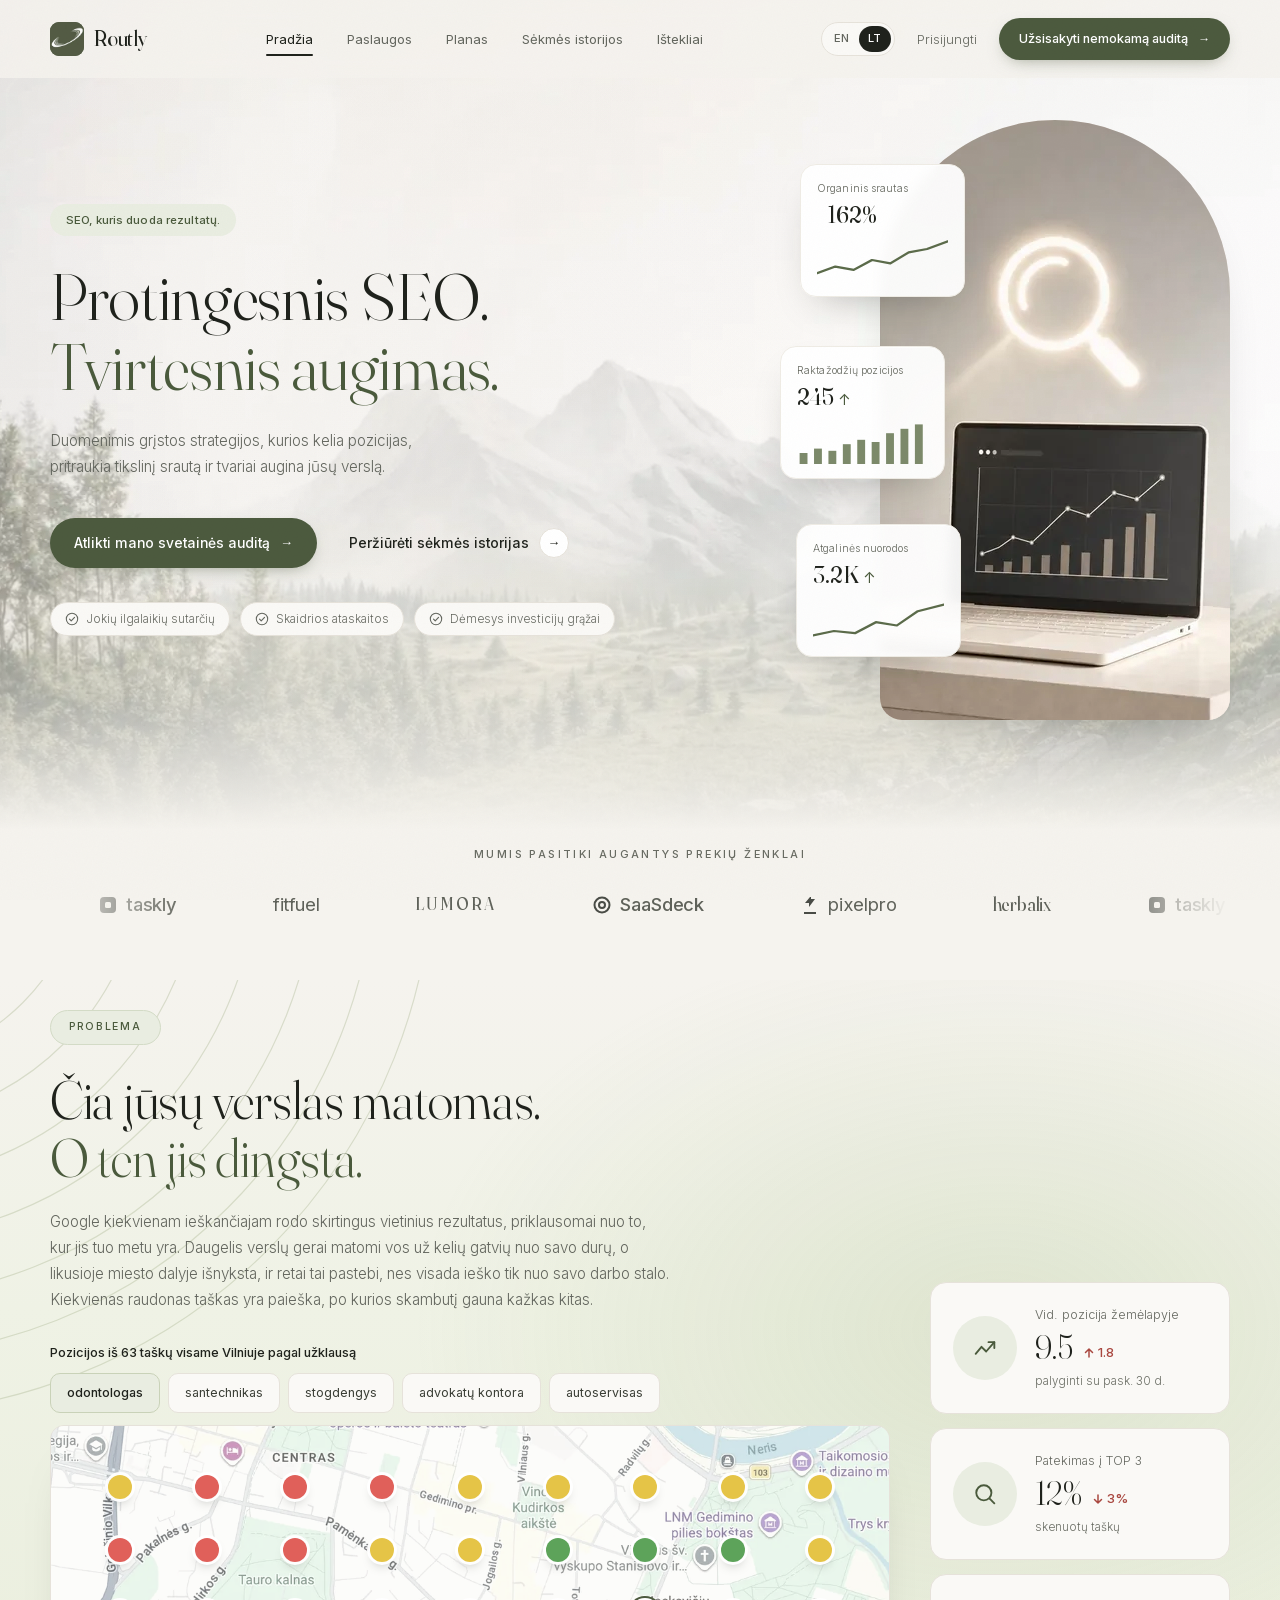
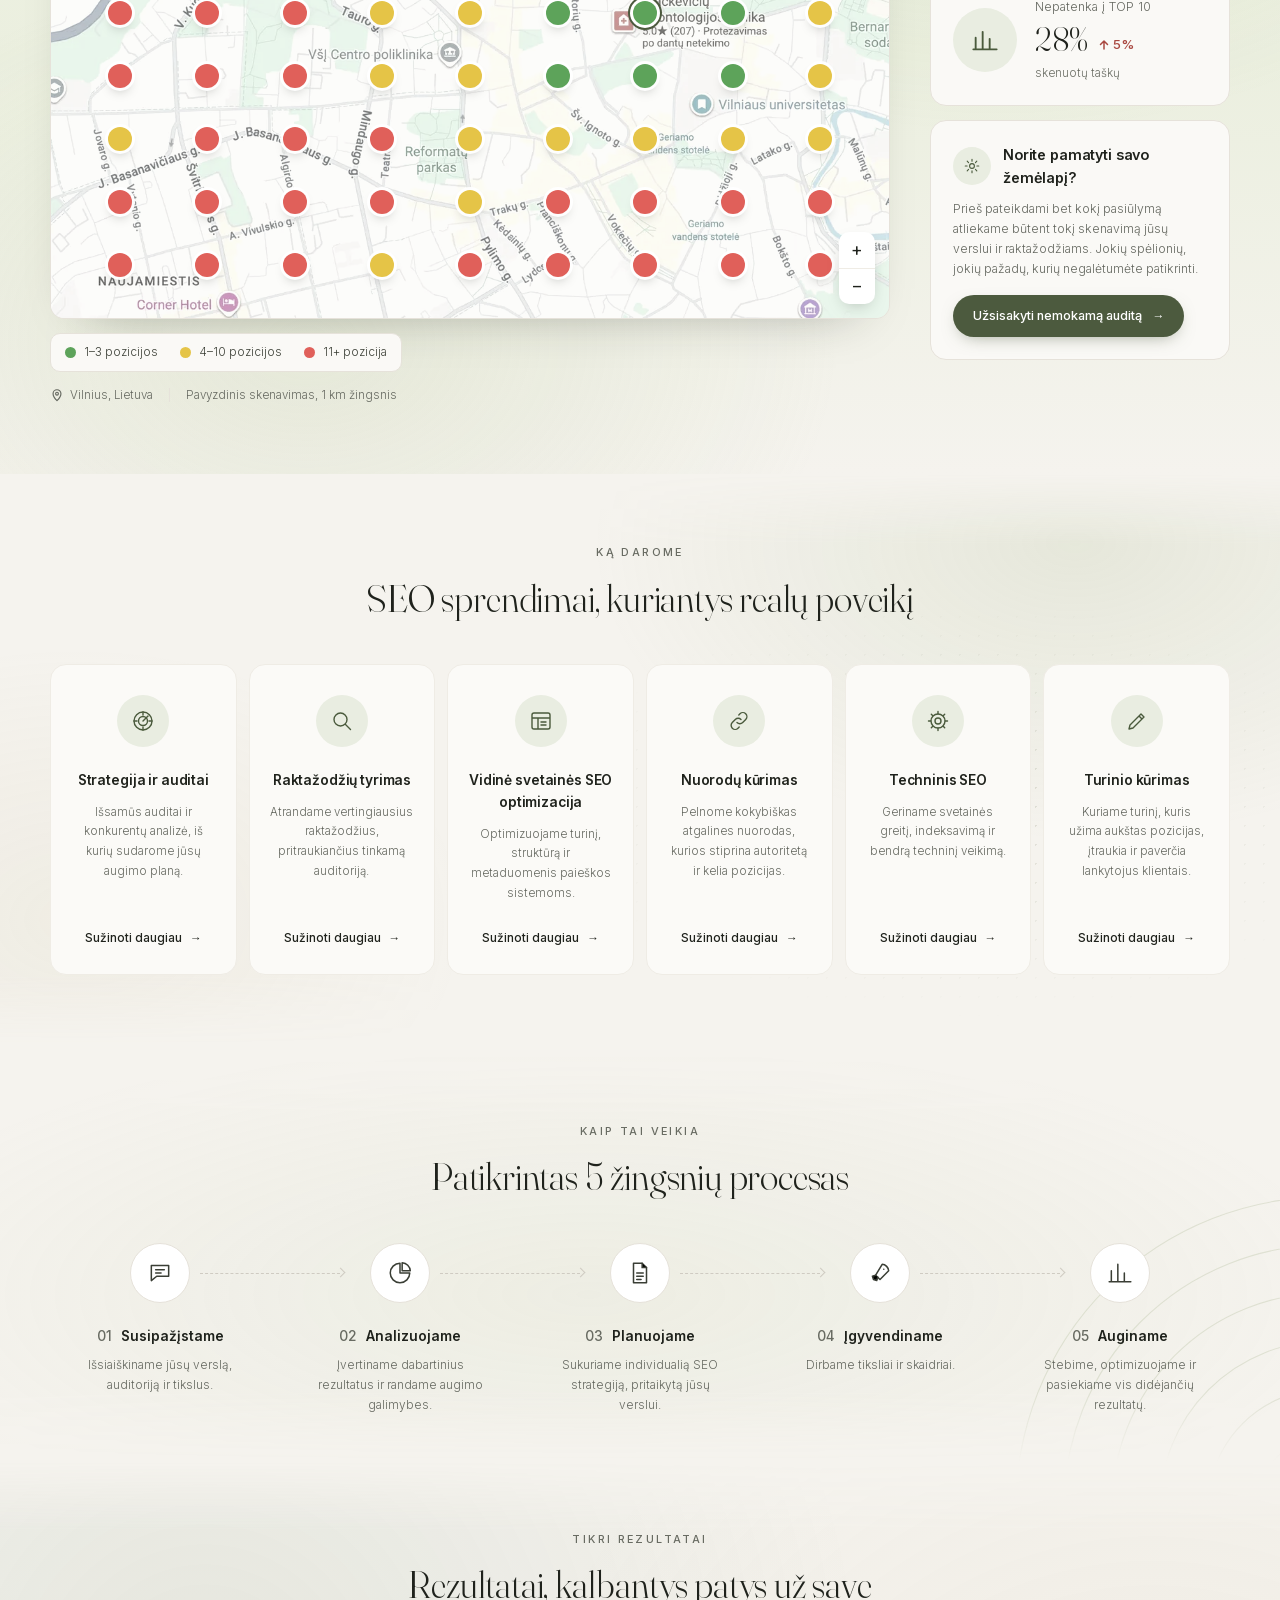
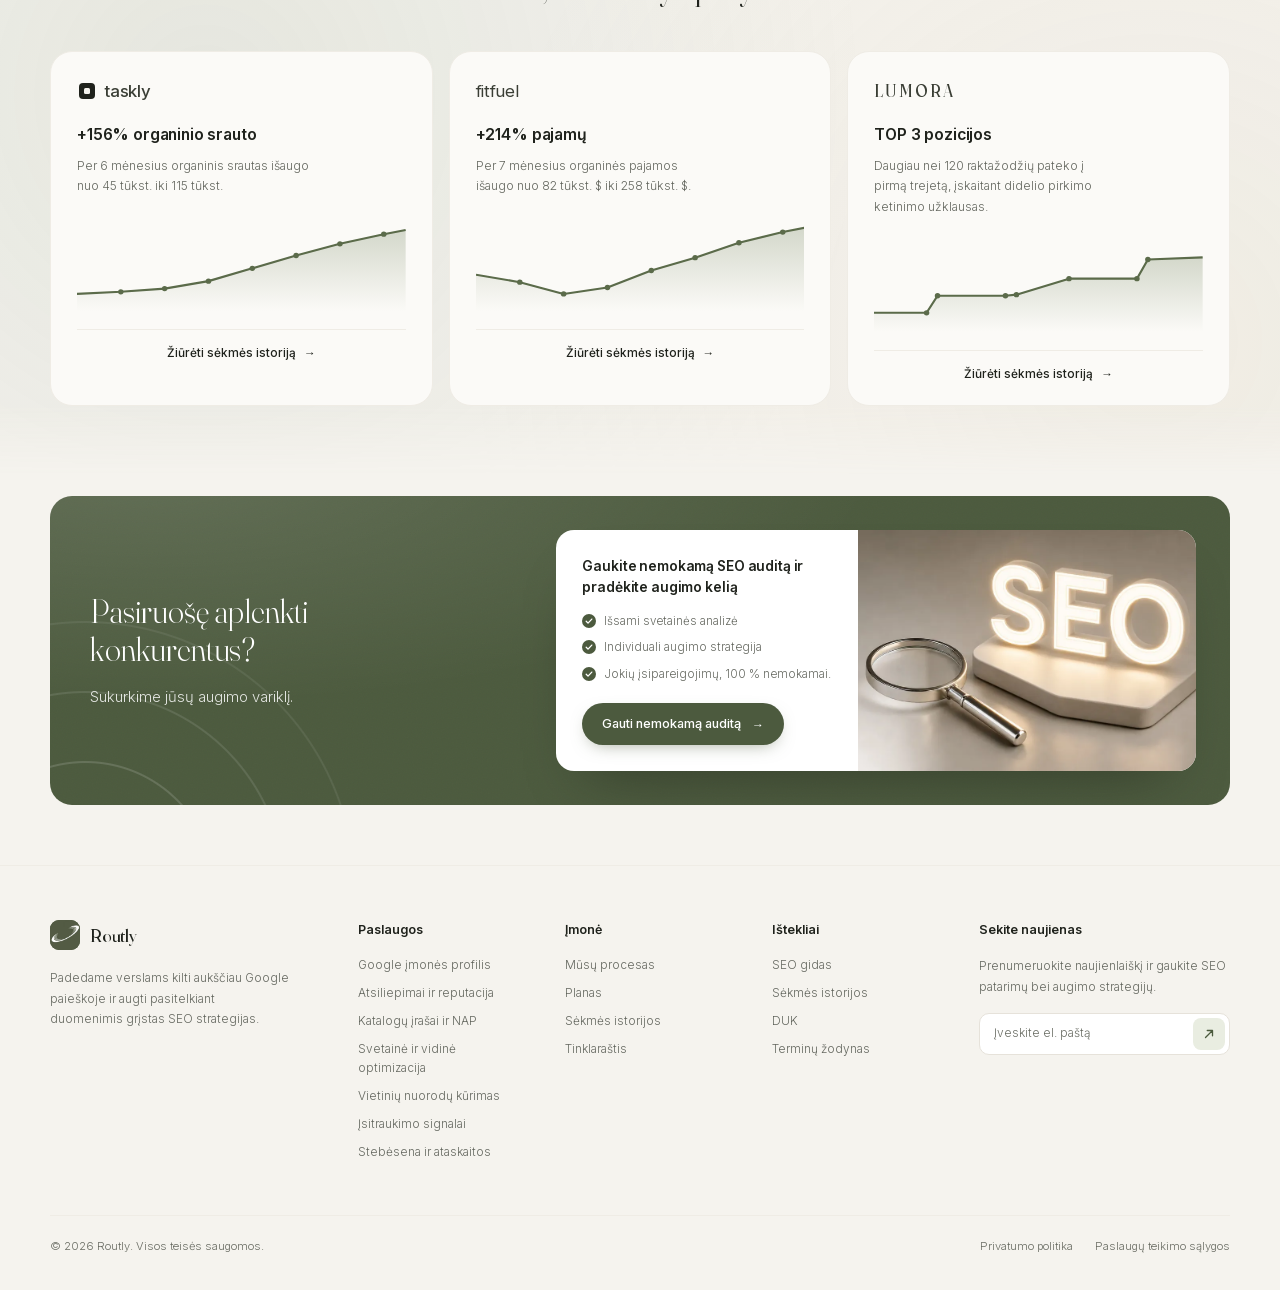
<file: lt/index.html>
<!DOCTYPE html>
<html lang="lt">
<head>
  <meta charset="UTF-8" />
  <meta name="viewport" content="width=device-width, initial-scale=1.0" />
  <meta name="theme-color" content="#F5F3EE" />
  <link rel="preload" media="(min-width: 961px)" href="../assets/hero-bg.webp" as="image" type="image/webp" fetchpriority="high" />
  <link rel="preload" media="(max-width: 960px)" href="../assets/hero-480.webp" as="image" type="image/webp" fetchpriority="high" />
  <link rel="preload" href="../assets/fonts/fraunces-latin.woff2" as="font" type="font/woff2" crossorigin />
  <link rel="preload" href="../assets/fonts/inter-latin.woff2" as="font" type="font/woff2" crossorigin />
  <link rel="preload" href="../assets/fonts/fraunces-latin-ext.woff2" as="font" type="font/woff2" crossorigin />
  <link rel="preload" href="../assets/fonts/inter-latin-ext.woff2" as="font" type="font/woff2" crossorigin />
  <link rel="preload" href="../assets/fonts/fraunces-latin-ext.woff2" as="font" type="font/woff2" crossorigin />
  <title>Routly | Protingesnis SEO. Tvirtesnis augimas.</title>
  <meta name="description" content="Routly yra duomenimis grįsta SEO agentūra. Keliame pozicijas Google paieškoje, pritraukiame tikslinį srautą ir tvariai auginame jūsų verslą." />
  <link rel="canonical" href="https://seo-landing-page-nine.vercel.app/lt/" />
  <link rel="alternate" hreflang="en" href="https://seo-landing-page-nine.vercel.app/" />
  <link rel="alternate" hreflang="lt" href="https://seo-landing-page-nine.vercel.app/lt/" />
  <link rel="alternate" hreflang="x-default" href="https://seo-landing-page-nine.vercel.app/" />
  <meta property="og:type" content="website" />
  <meta property="og:site_name" content="Routly" />
  <meta property="og:url" content="https://seo-landing-page-nine.vercel.app/lt/" />
  <meta property="og:title" content="Routly | Protingesnis SEO. Tvirtesnis augimas." />
  <meta property="og:description" content="Routly yra duomenimis grįsta SEO agentūra. Keliame pozicijas Google paieškoje, pritraukiame tikslinį srautą ir tvariai auginame jūsų verslą." />
  <meta property="og:image" content="https://seo-landing-page-nine.vercel.app/assets/og-image.jpg" />
  <meta property="og:image:width" content="1200" />
  <meta property="og:image:height" content="630" />
  <meta property="og:image:alt" content="Routly, data-led SEO agency" />
  <meta property="og:locale" content="lt_LT" />
  <meta property="og:locale:alternate" content="en_US" />
  <meta name="twitter:card" content="summary_large_image" />
  <meta name="twitter:title" content="Routly | Protingesnis SEO. Tvirtesnis augimas." />
  <meta name="twitter:description" content="Routly yra duomenimis grįsta SEO agentūra. Keliame pozicijas Google paieškoje, pritraukiame tikslinį srautą ir tvariai auginame jūsų verslą." />
  <meta name="twitter:image" content="https://seo-landing-page-nine.vercel.app/assets/og-image.jpg" />
  <link rel="icon" href="../favicon.ico" sizes="32x32" />
  <link rel="icon" type="image/png" sizes="192x192" href="../assets/favicon-192.png" />
  <link rel="apple-touch-icon" href="../assets/apple-touch-icon.png" />
  <style id="site-css">@keyframes card-in{0%{opacity:0;transform:translateY(18px) scale(.97)}to{opacity:1;transform:translateY(0) scale(1)}}@keyframes card-float{0%,to{transform:translateY(0)}50%{transform:translateY(-6px)}}@keyframes line-draw{to{stroke-dashoffset:0}}@keyframes bar-grow{to{transform:scaleY(1)}}@keyframes logo-scroll{0%{transform:translateX(-50%)}to{transform:translateX(0)}}@keyframes rise-in{0%{opacity:0;transform:translateY(14px)}to{opacity:1;transform:translateY(0)}}@keyframes visual-in{0%{opacity:0;transform:translateY(22px) scale(.97)}to{opacity:1;transform:translateY(0) scale(1)}}@keyframes visual-float{0%,to{transform:translateY(0)}50%{transform:translateY(-8px)}}@keyframes panel-in{0%{opacity:0;transform:translateY(-6px)}to{opacity:1;transform:none}}@keyframes icon-pop{0%{opacity:0;transform:scale(.8)}to{opacity:1;transform:scale(1)}}@keyframes path-reveal{to{clip-path:inset(-40px -20px -40px -20px)}}@keyframes rocket-float{0%,to{transform:translate(0,0)}50%{transform:translate(3px,-5px)}}@font-face{font-family:"Fraunces";font-style:italic;font-weight:300;font-display:swap;src:url(/assets/fonts/fraunces-italic-latin-ext.woff2)format("woff2");unicode-range:U+0100-02BA,U+02BD-02C5,U+02C7-02CC,U+02CE-02D7,U+02DD-02FF,U+0304,U+0308,U+0329,U+1D00-1DBF,U+1E00-1E9F,U+1EF2-1EFF,U+2020,U+20A0-20AB,U+20AD-20C0,U+2113,U+2C60-2C7F,U+A720-A7FF}@font-face{font-family:"Fraunces";font-style:italic;font-weight:300;font-display:swap;src:url(/assets/fonts/fraunces-italic-latin.woff2)format("woff2");unicode-range:U+0000-00FF,U+0131,U+0152-0153,U+02BB-02BC,U+02C6,U+02DA,U+02DC,U+0304,U+0308,U+0329,U+2000-206F,U+20AC,U+2122,U+2191,U+2193,U+2212,U+2215,U+FEFF,U+FFFD}@font-face{font-family:"Fraunces";font-style:normal;font-weight:300 500;font-display:swap;src:url(/assets/fonts/fraunces-latin-ext.woff2)format("woff2");unicode-range:U+0100-02BA,U+02BD-02C5,U+02C7-02CC,U+02CE-02D7,U+02DD-02FF,U+0304,U+0308,U+0329,U+1D00-1DBF,U+1E00-1E9F,U+1EF2-1EFF,U+2020,U+20A0-20AB,U+20AD-20C0,U+2113,U+2C60-2C7F,U+A720-A7FF}@font-face{font-family:"Fraunces";font-style:normal;font-weight:300 500;font-display:swap;src:url(/assets/fonts/fraunces-latin.woff2)format("woff2");unicode-range:U+0000-00FF,U+0131,U+0152-0153,U+02BB-02BC,U+02C6,U+02DA,U+02DC,U+0304,U+0308,U+0329,U+2000-206F,U+20AC,U+2122,U+2191,U+2193,U+2212,U+2215,U+FEFF,U+FFFD}@font-face{font-family:"Inter";font-style:normal;font-weight:300 600;font-display:swap;src:url(/assets/fonts/inter-latin-ext.woff2)format("woff2");unicode-range:U+0100-02BA,U+02BD-02C5,U+02C7-02CC,U+02CE-02D7,U+02DD-02FF,U+0304,U+0308,U+0329,U+1D00-1DBF,U+1E00-1E9F,U+1EF2-1EFF,U+2020,U+20A0-20AB,U+20AD-20C0,U+2113,U+2C60-2C7F,U+A720-A7FF}@font-face{font-family:"Inter";font-style:normal;font-weight:300 600;font-display:swap;src:url(/assets/fonts/inter-latin.woff2)format("woff2");unicode-range:U+0000-00FF,U+0131,U+0152-0153,U+02BB-02BC,U+02C6,U+02DA,U+02DC,U+0304,U+0308,U+0329,U+2000-206F,U+20AC,U+2122,U+2191,U+2193,U+2212,U+2215,U+FEFF,U+FFFD}:root{--bg:#F5F3EE;--bg-2:#FAF9F6;--card:#FBFAF7;--line:#E6E2DA;--line-2:#EFECE5;--ink:#1F221C;--ink-2:#3A3E35;--muted:#63665E;--muted-2:#686B62;--olive:#4C5A3E;--olive-dark:#3F4C33;--olive-text:#4A5A3C;--sage:#E9EDE1;--sage-2:#DFE5D3;--white:#FFFFFF;--serif:"Fraunces", "Iowan Old Style", Georgia, serif;--sans:"Inter", -apple-system, BlinkMacSystemFont, "Segoe UI", Helvetica, Arial, sans-serif;--radius-lg:22px;--radius-md:16px;--radius-sm:12px;--container:1180px}*{box-sizing:border-box;margin:0;padding:0}html{scroll-behavior:smooth;-webkit-text-size-adjust:100%}body,h1,h2{font-weight:300;color:var(--ink)}body{font-family:var(--sans);background:var(--bg);line-height:1.6;-webkit-font-smoothing:antialiased}img,svg{display:block;max-width:100%}a{color:inherit;text-decoration:none}ol,ul{list-style:none}button,input{font:inherit}.container{width:min(var(--container),calc(100% - 48px));margin:0 auto}h1,h2{letter-spacing:-.005em;font-family:var(--serif);font-size:clamp(2.6rem,5.2vw,4.25rem);line-height:1.05}.pm-head h2 em,h1 em{font-style:normal;color:var(--olive-text)}h2{font-size:clamp(1.9rem,3vw,2.5rem);line-height:1.15}h3{font-size:.98rem;font-weight:600;letter-spacing:-.01em}p{color:var(--muted)}.btn,.eyebrow{font-weight:500}.eyebrow,h2{text-align:center}.eyebrow{font-size:.68rem;letter-spacing:.22em;text-transform:uppercase;color:var(--muted-2);margin-bottom:14px}.btn{display:inline-flex;align-items:center;gap:10px;padding:14px 24px;border-radius:999px;font-size:.86rem;white-space:nowrap;transition:background .18s ease,transform .18s ease,box-shadow .18s ease}.btn .arrow{font-size:.95em;transition:transform .18s ease}.btn:hover .arrow{transform:translateX(3px)}.btn-primary{background:var(--olive);color:var(--white);box-shadow:0 6px 18px -8px rgba(76,90,62,.6)}.btn-primary:hover{background:var(--olive-dark)}.btn-sm{padding:11px 20px;font-size:.8rem}.btn-ghost{background:0 0;color:var(--ink);padding-left:10px;padding-right:10px}.circle-arrow{display:inline-grid;place-items:center;width:30px;height:30px;border-radius:50%;border:1px solid var(--line);background:var(--white);font-size:.8rem;color:var(--ink);transition:transform .18s ease,border-color .18s ease}.btn-ghost:hover .circle-arrow{transform:translateX(3px);border-color:var(--olive)}.nav{position:sticky;top:0;z-index:50;background:rgba(245,243,238,.86);backdrop-filter:blur(10px);-webkit-backdrop-filter:blur(10px)}.nav-inner{display:flex;align-items:center;justify-content:space-between;height:78px}.brand{display:inline-flex;align-items:center;gap:10px}.brand-mark{width:34px;height:34px;border-radius:9px;background:var(--olive);color:var(--white);display:grid;place-items:center}.brand-mark svg{width:20px;height:20px}.brand-mark img{width:100%;height:100%;object-fit:cover;border-radius:inherit}.brand-name{font-family:var(--serif);font-size:1.35rem;font-weight:400;color:var(--ink);letter-spacing:-.01em}.nav-links{display:flex;gap:34px;font-size:.82rem;font-weight:400;color:var(--muted)}.nav-links a{position:relative;padding:6px 0;transition:color .15s ease}.lang-switch a:hover,.nav-links a.active,.nav-links a:hover,.nav-login:hover{color:var(--ink)}.nav-links a.active::after{content:"";position:absolute;left:0;right:0;bottom:0;height:1.5px;background:var(--ink);border-radius:2px}.nav-actions{display:flex;align-items:center;gap:22px}.nav-login{font-size:.82rem;color:var(--muted)}.lang-switch{display:inline-flex;align-items:center;border:1px solid var(--line);border-radius:999px;padding:3px;font-size:.7rem;font-weight:500;letter-spacing:.04em;background:var(--bg-2)}.lang-switch a{padding:4px 9px;border-radius:999px;color:var(--muted);transition:color .15s ease,background .15s ease}.lang-switch a.is-active{background:var(--ink);color:var(--white)}.hero{padding:42px 0 60px}.home-hero{position:relative;margin-top:-78px;padding-top:calc(42px + 78px);padding-bottom:110px}.home-hero::before{content:"";position:absolute;inset:0;z-index:0;background:linear-gradient(180deg,rgba(245,243,238,.3) 0%,rgba(245,243,238,.1) 28%,rgba(245,243,238,.08) 58%,rgba(245,243,238,.5) 84%,var(--bg) 100%),linear-gradient(90deg,rgba(245,243,238,0) 4%,rgba(245,243,238,.3) 22%,rgba(245,243,238,.26) 42%,rgba(245,243,238,0) 62%),url(/assets/hero-bg.webp)right 62%/112%auto no-repeat;pointer-events:none}.home-hero>.container{position:relative;z-index:1}@media (max-width:960px){.home-hero::before{background:linear-gradient(180deg,rgba(245,243,238,.42) 0%,rgba(245,243,238,.24) 28%,rgba(245,243,238,.22) 58%,rgba(245,243,238,.7) 86%,var(--bg) 100%),url(/assets/hero-bg-960.webp)center/cover no-repeat}}.hero-grid{display:grid;grid-template-columns:1.05fr .95fr;gap:40px;align-items:center}.pill,.stat-value .up{color:var(--olive-text)}.pill,.trust-chips li{border-radius:999px;font-size:.72rem}.pill{display:inline-block;padding:7px 16px;background:var(--sage);font-weight:500;letter-spacing:.01em}.hero-copy h1,.pill{margin-bottom:26px}.lede{max-width:420px;font-size:.95rem;line-height:1.7;margin-bottom:34px}.hero-ctas{display:flex;align-items:center;gap:22px;margin-bottom:30px}.trust-chips{display:flex;flex-wrap:wrap;gap:10px}.trust-chips li{display:inline-flex;align-items:center;gap:7px;padding:7px 14px;border:1px solid var(--line);color:var(--muted);background:var(--bg-2)}.trust-chips svg{width:14px;height:14px;color:var(--muted)}.hero-visual{display:flex;justify-content:flex-end}.hero-stage{position:relative;width:350px;margin-left:90px}.hero-arch{position:relative;width:100%;height:600px;border-radius:175px 175px 22px 22px;overflow:hidden;background:#f0e7e0;box-shadow:0 30px 60px -40px rgba(31,34,28,.45)}.hero-arch img{position:absolute;width:172.5%;max-width:none;height:auto;left:-68.3%;top:-8.3%}.stat-card{position:absolute;width:165px;padding:16px 16px 14px;border-radius:var(--radius-md);background:rgba(255,255,255,.94);border:1px solid var(--line-2);box-shadow:0 18px 40px -20px rgba(31,34,28,.35),0 1px 0 rgba(255,255,255,.7) inset;backdrop-filter:blur(6px);-webkit-backdrop-filter:blur(6px)}.stat-label{display:block;font-size:.66rem;color:var(--muted-2);margin-bottom:4px;letter-spacing:.01em}.stat-value{display:block;font-family:var(--serif);font-size:1.5rem;font-weight:400;color:var(--ink);line-height:1.1;margin-bottom:10px}.stat-value .up{font-family:var(--sans);font-size:.95rem}.stat-chart{width:100%;height:44px}.stat-1{left:-80px;top:44px}.stat-2{left:-100px;top:226px}.stat-3{left:-84px;top:404px}.stat-card{opacity:0;animation:card-in .8s cubic-bezier(.2,.7,.2,1) both,card-float 6s ease-in-out infinite}.stat-1{animation-delay:.15s,.95s}.stat-2{animation-delay:.35s,1.15s;animation-duration:.8s,7s}.stat-3{animation-delay:.55s,1.35s;animation-duration:.8s,6.5s}.stat-chart polyline{stroke-dasharray:1;stroke-dashoffset:1;animation:line-draw 1.4s cubic-bezier(.4,0,.2,1) forwards}.stat-1 .stat-chart polyline{animation-delay:.55s}.stat-3 .stat-chart polyline{animation-delay:.95s}.stat-chart.bars rect{transform-box:fill-box;transform-origin:bottom;transform:scaleY(0);animation:bar-grow .7s cubic-bezier(.2,.7,.2,1) forwards}.stat-chart.bars rect:nth-child(1){animation-delay:.7s}.stat-chart.bars rect:nth-child(2){animation-delay:.78s}.stat-chart.bars rect:nth-child(3){animation-delay:.86s}.stat-chart.bars rect:nth-child(4){animation-delay:.94s}.stat-chart.bars rect:nth-child(5){animation-delay:1.02s}.stat-chart.bars rect:nth-child(6){animation-delay:1.1s}.stat-chart.bars rect:nth-child(7){animation-delay:1.18s}.stat-chart.bars rect:nth-child(8){animation-delay:1.26s}.stat-chart.bars rect:nth-child(9){animation-delay:1.34s}.stat-value .count{font-variant-numeric:tabular-nums}@media (prefers-reduced-motion:reduce){.stat-card{opacity:1;animation:none}.stat-chart polyline{stroke-dasharray:none;stroke-dashoffset:0;animation:none}.stat-chart.bars rect{transform:none;animation:none}}.logos{padding:16px 0 60px}.logos .eyebrow{margin-bottom:26px}.logo-marquee{overflow:hidden;-webkit-mask-image:linear-gradient(90deg,transparent,#000 12%,#000 88%,transparent);mask-image:linear-gradient(90deg,transparent,#000 12%,#000 88%,transparent)}.logo-track{display:flex;width:max-content;animation:logo-scroll 28s linear infinite}.logo-marquee:hover .logo-track{animation-play-state:paused}.logo,.logo-row{align-items:center}.logo-row{display:flex;gap:0;flex-shrink:0}.logo-row li{padding:0 48px;white-space:nowrap}.logo{display:inline-flex;gap:8px;font-size:1.15rem;font-weight:500;color:var(--ink-2);opacity:.8;letter-spacing:-.01em}.logo-icon{width:20px;height:20px;color:var(--ink)}.logo-icon svg{width:100%;height:100%}.logo.fitfuel,.logo.lumora{font-family:var(--sans);font-weight:400;letter-spacing:-.02em}.logo.lumora{font-family:var(--serif);letter-spacing:.12em;font-size:1.05rem}.logo.saasdeck{font-weight:500}.logo.herbalix,.logo.pixelpro{font-weight:400}.logo.herbalix{font-family:var(--serif);font-size:1.2rem}.problem{padding:30px 0 70px;position:relative}.problem::before{z-index:0;background:radial-gradient(ellipse 900px 620px at 78% 32%,rgba(154,175,120,.2),transparent 65%),radial-gradient(ellipse 760px 540px at 24% 88%,rgba(183,199,152,.22),transparent 70%),url("data:image/svg+xml,%3Csvg%20xmlns%3D'http%3A%2F%2Fwww.w3.org%2F2000%2Fsvg'%20width%3D'600'%20height%3D'600'%3E%3Cg%20fill%3D'none'%20stroke%3D'%23aeb996'%20stroke-width%3D'1.2'%20opacity%3D'.4'%3E%3Ccircle%20cx%3D'-60'%20cy%3D'-60'%20r%3D'100'%2F%3E%3Ccircle%20cx%3D'-60'%20cy%3D'-60'%20r%3D'158'%2F%3E%3Ccircle%20cx%3D'-60'%20cy%3D'-60'%20r%3D'216'%2F%3E%3Ccircle%20cx%3D'-60'%20cy%3D'-60'%20r%3D'274'%2F%3E%3Ccircle%20cx%3D'-60'%20cy%3D'-60'%20r%3D'332'%2F%3E%3Ccircle%20cx%3D'-60'%20cy%3D'-60'%20r%3D'390'%2F%3E%3Ccircle%20cx%3D'-60'%20cy%3D'-60'%20r%3D'448'%2F%3E%3Ccircle%20cx%3D'-60'%20cy%3D'-60'%20r%3D'506'%2F%3E%3Ccircle%20cx%3D'-60'%20cy%3D'-60'%20r%3D'564'%2F%3E%3C%2Fg%3E%3C%2Fsvg%3E")no-repeat -70px -70px,linear-gradient(180deg,var(--bg) 0%,#eff2e5 30%,#ebefdf 62%,var(--bg) 100%)}.problem>.container{position:relative;z-index:1}.pm-grid{display:grid;grid-template-columns:minmax(0,1fr) 300px;gap:40px;align-items:end}.pm-main{min-width:0}.pm-head{margin-bottom:30px}.pm-pill{display:inline-block;padding:8px 18px;border-radius:999px;background:var(--sage);border:1px solid #d3dbc6;color:var(--olive-text);font-size:.66rem;font-weight:500;letter-spacing:.16em;text-transform:uppercase;margin-bottom:26px}.pm-head h2{text-align:left;font-size:clamp(2.2rem,4.2vw,3.4rem);line-height:1.08;margin-bottom:22px;max-width:13em}.pm-lede{max-width:620px;font-size:.95rem;line-height:1.7}.pm-bar{display:flex;justify-content:space-between;align-items:flex-end;gap:20px;margin-bottom:12px}.pm-bar-label{font-size:.8rem;font-weight:500;color:var(--ink);margin-bottom:10px}.pm-chips{display:flex;flex-wrap:wrap;gap:8px}.pm-chip,.pm-map{border:1px solid var(--line)}.pm-chip{padding:9px 16px;border-radius:10px;background:var(--bg-2);color:var(--ink-2);font-size:.78rem;font-weight:400;cursor:pointer;transition:background .18s ease,border-color .18s ease,color .18s ease}.pm-chip:hover{border-color:#c9d2b8;background:var(--card)}.pm-chip.is-active{background:var(--sage);border-color:#c9d2b8;color:var(--ink);font-weight:500}.pm-map{position:relative;aspect-ratio:1600/941;border-radius:14px;overflow:hidden;background:#edeae3;box-shadow:0 24px 50px -36px rgba(31,34,28,.4)}.pm-map img,.pm-map picture{position:absolute;inset:0;width:100%;height:100%}.pm-map img{object-fit:cover;filter:saturate(.5) brightness(1.05)}.pm-map::after,.problem::before,.services::after,.services::before,body::after{content:"";position:absolute;inset:0;pointer-events:none}.pm-map::after{background:rgba(245,243,238,.3)}.pm-dots{position:absolute;inset:0;z-index:2;display:grid;grid-template-columns:repeat(9,1fr);grid-template-rows:repeat(7,1fr);padding:3.5% 3% 2.5%}.pm-dot{position:relative;place-self:center;width:24px;height:24px;border-radius:50%;box-shadow:0 0 0 3px rgba(255,255,255,.96),0 6px 12px -4px rgba(31,34,28,.35);transition:background-color .35s ease}.pm-dot.g,.pm-legend .g{background:#5da35a}.pm-dot.y,.pm-legend .y{background:#e5c447}.pm-dot.r,.pm-legend .r{background:#e0605a}.pm-dot.is-you{box-shadow:0 0 0 3px #fff,0 0 0 5px var(--olive),0 6px 12px -4px rgba(31,34,28,.35)}.pm-zoom{position:absolute;right:14px;bottom:14px;z-index:3;display:flex;flex-direction:column;background:var(--white);border-radius:10px;box-shadow:0 6px 18px -8px rgba(31,34,28,.4);overflow:hidden;color:var(--ink);font-size:1.1rem;font-weight:400}.pm-zoom span{width:36px;height:36px;display:grid;place-items:center}.pm-zoom span+span{border-top:1px solid var(--line-2)}.pm-under{margin-top:14px}.pm-legend{display:inline-flex;gap:22px;padding:9px 14px;border:1px solid var(--line);border-radius:10px;background:var(--bg-2);font-size:.74rem;color:var(--ink-2)}.pm-foot span,.pm-legend li{display:inline-flex;align-items:center;gap:8px}.pm-legend i{width:11px;height:11px;border-radius:50%}.pm-foot{display:flex;align-items:center;gap:16px;margin-top:14px;font-size:.72rem;color:var(--muted)}.pm-foot span{gap:6px}.pm-foot svg{width:14px;height:14px;color:var(--muted)}.pm-sep{width:1px;height:14px;background:var(--line)}.pm-side{display:grid;gap:14px;padding-bottom:44px}.pm-stat{display:flex;align-items:center;gap:18px;padding:22px;border:1px solid var(--line);border-radius:16px;background:var(--bg-2)}.pm-stat-icon{width:64px;height:64px;flex-shrink:0;border-radius:50%;background:var(--sage);color:var(--olive-text);display:grid;place-items:center}.pm-stat-icon svg{width:28px;height:28px}.pm-stat-body{display:block;min-width:0}.pm-stat-label{display:block;font-size:.78rem;color:var(--muted);margin-bottom:6px}.pm-stat-value{display:flex;align-items:baseline;gap:10px;font-family:var(--serif);font-size:2.1rem;line-height:1;color:var(--ink);margin-bottom:8px}.pm-count{font-variant-numeric:tabular-nums}.pm-delta{display:inline-flex;align-items:center;gap:3px;font-family:var(--sans);font-size:.82rem;font-weight:500;color:var(--olive-text)}.pm-delta svg{width:12px;height:12px}.pm-delta.bad{color:#a94840}.sr-only{position:absolute;width:1px;height:1px;padding:0;margin:-1px;overflow:hidden;clip:rect(0 0 0 0);white-space:nowrap;border:0}.pm-stat-sub{display:block;font-size:.72rem;color:var(--muted-2)}.pm-cta{padding:22px;border:1px solid var(--line);border-radius:16px;background:var(--bg-2)}.pm-cta-head{display:flex;align-items:center;gap:12px;margin-bottom:10px}.pm-cta-icon{width:38px;height:38px;flex-shrink:0;border-radius:50%;background:var(--sage);color:var(--olive-text);display:grid;place-items:center}.pm-cta-icon svg{width:18px;height:18px}.pm-cta h3{font-size:.9rem}.pm-cta p{font-size:.76rem;line-height:1.65;margin-bottom:16px}.js .pm-map.rv .pm-dot{scale:0;transition:scale .5s cubic-bezier(.2,.8,.25,1.25),background-color .35s ease;transition-delay:calc(var(--d, 0s) + .25s + var(--i)*16ms),0s}.js .pm-map.rv.in .pm-dot{scale:1}@media (prefers-reduced-motion:reduce){.js .pm-map.rv .pm-dot{scale:1;transition:none}}.results,.services{padding:70px 0}.process{padding:78px 0 46px}body::after{position:fixed;z-index:99;opacity:.05;mix-blend-mode:multiply;background:url("data:image/svg+xml,%3Csvg%20xmlns%3D'http%3A%2F%2Fwww.w3.org%2F2000%2Fsvg'%20width%3D'180'%20height%3D'180'%3E%3Cfilter%20id%3D'n'%3E%3CfeTurbulence%20type%3D'fractalNoise'%20baseFrequency%3D'0.8'%20numOctaves%3D'3'%20stitchTiles%3D'stitch'%2F%3E%3C%2Ffilter%3E%3Crect%20width%3D'180'%20height%3D'180'%20filter%3D'url(%23n)'%20opacity%3D'.6'%2F%3E%3C%2Fsvg%3E")}.cta-banner,.process,.results,.roadmap,.services{position:relative}.process>.container,.results>.container,.roadmap>.container,.services>.container{position:relative;z-index:1}.services::after,.services::before{z-index:0}.services::before{background:radial-gradient(ellipse 780px 480px at 84% 12%,rgba(154,175,120,.16),transparent 62%),radial-gradient(ellipse 600px 420px at 6% 78%,rgba(196,183,138,.1),transparent 65%);-webkit-mask-image:linear-gradient(180deg,transparent 0,#000 70px,#000 calc(100% - 70px),transparent 100%);mask-image:linear-gradient(180deg,transparent 0,#000 70px,#000 calc(100% - 70px),transparent 100%)}.services::after{background-image:radial-gradient(rgba(85,95,60,.16) 1px,transparent 1px);background-size:19px 19px;-webkit-mask-image:radial-gradient(ellipse 46% 52%at 76% 58%,#000,transparent 72%);mask-image:radial-gradient(ellipse 46% 52%at 76% 58%,#000,transparent 72%)}.process::before{background:radial-gradient(ellipse 1100px 380px at 46% 60%,rgba(183,199,152,.12),transparent 70%),url("data:image/svg+xml,%3Csvg%20xmlns%3D'http%3A%2F%2Fwww.w3.org%2F2000%2Fsvg'%20width%3D'340'%20height%3D'340'%3E%3Cg%20fill%3D'none'%20stroke%3D'%23aeb996'%20stroke-width%3D'1.1'%20opacity%3D'.3'%3E%3Ccircle%20cx%3D'340'%20cy%3D'340'%20r%3D'70'%2F%3E%3Ccircle%20cx%3D'340'%20cy%3D'340'%20r%3D'118'%2F%3E%3Ccircle%20cx%3D'340'%20cy%3D'340'%20r%3D'166'%2F%3E%3Ccircle%20cx%3D'340'%20cy%3D'340'%20r%3D'214'%2F%3E%3Ccircle%20cx%3D'340'%20cy%3D'340'%20r%3D'262'%2F%3E%3Ccircle%20cx%3D'340'%20cy%3D'340'%20r%3D'310'%2F%3E%3C%2Fg%3E%3C%2Fsvg%3E")no-repeat calc(100% + 46px) calc(100% + 46px)}.process::before,.results::before,.roadmap::before{content:"";position:absolute;inset:0;z-index:0;pointer-events:none;-webkit-mask-image:linear-gradient(180deg,transparent 0,#000 70px,#000 calc(100% - 70px),transparent 100%);mask-image:linear-gradient(180deg,transparent 0,#000 70px,#000 calc(100% - 70px),transparent 100%)}.results::before{background:radial-gradient(circle at 16% 38%,rgba(122,145,118,.13),transparent 58%),radial-gradient(circle at 90% 78%,rgba(196,178,138,.11),transparent 55%)}.roadmap::before{background:radial-gradient(ellipse 760px 460px at 88% 6%,rgba(154,175,120,.14),transparent 62%),radial-gradient(ellipse 640px 420px at 4% 72%,rgba(196,183,138,.1),transparent 65%),url("data:image/svg+xml,%3Csvg%20xmlns%3D'http%3A%2F%2Fwww.w3.org%2F2000%2Fsvg'%20width%3D'400'%20height%3D'400'%3E%3Cg%20fill%3D'none'%20stroke%3D'%23aeb996'%20stroke-width%3D'1.1'%20opacity%3D'.34'%3E%3Ccircle%20cx%3D'400'%20cy%3D'0'%20r%3D'80'%2F%3E%3Ccircle%20cx%3D'400'%20cy%3D'0'%20r%3D'130'%2F%3E%3Ccircle%20cx%3D'400'%20cy%3D'0'%20r%3D'180'%2F%3E%3Ccircle%20cx%3D'400'%20cy%3D'0'%20r%3D'230'%2F%3E%3Ccircle%20cx%3D'400'%20cy%3D'0'%20r%3D'280'%2F%3E%3Ccircle%20cx%3D'400'%20cy%3D'0'%20r%3D'330'%2F%3E%3Ccircle%20cx%3D'400'%20cy%3D'0'%20r%3D'380'%2F%3E%3C%2Fg%3E%3C%2Fsvg%3E")no-repeat calc(100% + 56px) -56px}.cta-banner{isolation:isolate}.cta-banner::after,.cta-banner::before{content:"";position:absolute;inset:0;z-index:-1;pointer-events:none}.cta-banner::before{background:radial-gradient(circle at 3% 128%,transparent 128px,rgba(255,255,255,.14) 129px,rgba(255,255,255,.14) 130px,transparent 131px),radial-gradient(circle at 3% 128%,transparent 198px,rgba(255,255,255,.1) 199px,rgba(255,255,255,.1) 200px,transparent 201px),radial-gradient(circle at 3% 128%,transparent 268px,rgba(255,255,255,.07) 269px,rgba(255,255,255,.07) 270px,transparent 271px),radial-gradient(ellipse 120% 150%at 8% -10%,rgba(255,255,255,.12),transparent 52%)}.cta-banner::after{opacity:.12;mix-blend-mode:soft-light;background:url("data:image/svg+xml,%3Csvg%20xmlns%3D'http%3A%2F%2Fwww.w3.org%2F2000%2Fsvg'%20width%3D'180'%20height%3D'180'%3E%3Cfilter%20id%3D'n'%3E%3CfeTurbulence%20type%3D'fractalNoise'%20baseFrequency%3D'0.8'%20numOctaves%3D'3'%20stitchTiles%3D'stitch'%2F%3E%3C%2Ffilter%3E%3Crect%20width%3D'180'%20height%3D'180'%20filter%3D'url(%23n)'%20opacity%3D'.6'%2F%3E%3C%2Fsvg%3E")}.process h2,.results h2,.services h2{margin-bottom:44px}.service-grid{display:grid;grid-template-columns:repeat(6,1fr);gap:12px}.service-card{background:var(--card);border:1px solid var(--line-2);border-radius:var(--radius-md);padding:30px 20px 26px;text-align:center;display:flex;flex-direction:column;align-items:center;transition:transform .2s ease,box-shadow .2s ease,border-color .2s ease}.service-card:hover{transform:translateY(-3px);border-color:var(--sage-2);box-shadow:0 24px 40px -30px rgba(31,34,28,.35)}.icon-circle{width:52px;height:52px;border-radius:50%;background:var(--sage);color:var(--olive-text);display:grid;place-items:center;margin-bottom:22px}.icon-circle svg{width:24px;height:24px}.service-card h3{margin-bottom:12px;font-size:.86rem}.service-card p{font-size:.72rem;line-height:1.7;margin-bottom:26px;flex:1}.learn{display:inline-flex;align-items:center;gap:8px;font-size:.74rem;font-weight:500;color:var(--ink)}.learn .arrow{transition:transform .18s ease}.learn:hover .arrow{transform:translateX(3px)}.step,.steps{position:relative}.steps{display:grid;grid-template-columns:repeat(5,1fr);gap:20px;counter-reset:step}.step{text-align:center}.step-icon{width:60px;height:60px;border-radius:50%;background:var(--white);border:1px solid var(--line);color:var(--ink-2);display:grid;place-items:center;margin:0 auto 22px;position:relative;z-index:1}.step-icon svg{width:26px;height:26px}.step:not(:last-child)::before{content:"";position:absolute;top:30px;left:calc(50% + 40px);right:calc(-50% + 40px);border-top:1.5px dashed #cfcbc2}.step:not(:last-child)::after{content:"";position:absolute;top:26.5px;right:calc(-50% + 36px);width:6px;height:6px;border-right:1.5px solid #cfcbc2;border-top:1.5px solid #cfcbc2;transform:rotate(45deg)}.step-title{display:block;font-size:.86rem;font-weight:600;margin-bottom:8px;color:var(--ink)}.step-title .num{color:var(--muted-2);font-weight:500;margin-right:6px}.step p{font-size:.74rem;line-height:1.7;max-width:170px;margin:0 auto}.result-grid{display:grid;grid-template-columns:repeat(3,1fr);gap:16px}.result-card{background:var(--card);border:1px solid var(--line-2);border-radius:var(--radius-lg);padding:26px 26px 22px;display:flex;flex-direction:column;transition:transform .2s ease,box-shadow .2s ease}.result-card:hover{transform:translateY(-3px);box-shadow:0 24px 40px -30px rgba(31,34,28,.35)}.result-brand{font-size:1.05rem;margin-bottom:18px;opacity:1}.cta-checks li,.result-card h3{font-size:.98rem;margin-bottom:8px}.result-card p{font-size:.76rem;line-height:1.7;max-width:240px;margin-bottom:18px}.result-chart{width:100%;height:96px;margin-bottom:18px}.result-card .learn{align-self:center;padding-top:14px;border-top:1px solid var(--line-2);width:100%;justify-content:center}.cta{padding:20px 0 60px}.cta-banner,.cta-card{display:grid;overflow:hidden}.cta-banner{background:var(--olive);border-radius:var(--radius-lg);padding:34px 34px 34px 40px;grid-template-columns:.9fr 1.35fr;gap:40px;align-items:center;color:var(--white)}.cta-copy h2{text-align:left;color:var(--white);font-size:clamp(1.8rem,2.6vw,2.35rem)}.cta-copy p{color:rgba(255,255,255,.85);font-size:.92rem}.cta-card{background:var(--white);border-radius:18px;grid-template-columns:1fr 1.12fr;color:var(--ink);box-shadow:0 30px 60px -30px rgba(0,0,0,.35)}.cta-card-body{padding:26px 22px 26px 26px}.cta-card-body h3{font-size:.86rem;margin-bottom:14px;line-height:1.5}.cta-checks{margin-bottom:20px}.cta-checks li{display:flex;align-items:center;gap:8px;font-size:.72rem;color:var(--muted)}.cta-checks svg{width:14px;height:14px;flex:0 0 14px}.cta-card-img{position:relative;min-height:100%}.cta-card-img img{width:100%;height:100%;object-fit:cover;object-position:84% 50%;position:absolute;inset:0}.footer{padding:54px 0 34px;border-top:1px solid var(--line-2)}.footer-grid{display:grid;grid-template-columns:1.6fr 1fr 1fr 1fr 1.5fr;gap:40px}.cta-copy h2,.footer-brand .brand{margin-bottom:18px}.footer-brand .brand-mark{width:30px;height:30px}.footer-brand .brand-name{font-size:1.15rem}.footer-brand p,.footer-news p{font-size:.74rem;line-height:1.7}.footer-brand p{max-width:240px;margin-bottom:20px}.socials{display:flex;gap:10px}.news-form,.socials a{border:1px solid var(--line)}.socials a{width:34px;height:34px;border-radius:50%;display:grid;place-items:center;color:var(--ink-2);transition:border-color .15s ease,background .15s ease}.socials a:hover{border-color:var(--olive);background:var(--white)}.socials svg{width:16px;height:16px}.footer-col h4{font-size:.78rem;font-weight:600;margin-bottom:16px}.footer-col a{display:block;font-size:.74rem;color:var(--muted);margin-bottom:9px;transition:color .15s ease}.footer-col a:hover,.footer-col h4,.footer-legal a:hover{color:var(--ink)}.footer-news p{margin-bottom:16px}.news-form{display:flex;align-items:center;border-radius:10px;background:var(--white);padding:4px 4px 4px 14px}.news-form input{flex:1;min-width:0;border:0;outline:0;background:0 0;font-size:.74rem;color:var(--ink)}.news-form input::placeholder{color:var(--muted-2)}.news-form button{width:32px;height:32px;border-radius:8px;border:0;background:var(--sage);color:var(--olive-text);display:grid;place-items:center;cursor:pointer;transition:background .15s ease}.news-form button:hover{background:var(--sage-2)}.news-form button svg{width:14px;height:14px}.footer-bottom{display:flex;justify-content:space-between;align-items:center;margin-top:44px;padding-top:22px;border-top:1px solid var(--line-2);font-size:.7rem;color:var(--muted-2)}.footer-legal{display:flex;gap:22px}[id]{scroll-margin-top:92px}.svc-hero{padding:40px 0 110px;position:relative;margin-top:-78px;padding-top:calc(40px + 78px)}.svc-hero::before{content:"";position:absolute;inset:0;z-index:0;pointer-events:none;background:linear-gradient(180deg,rgba(245,243,238,.3) 0%,rgba(245,243,238,.1) 28%,rgba(245,243,238,.08) 58%,rgba(245,243,238,.5) 84%,var(--bg) 100%),linear-gradient(90deg,rgba(245,243,238,0) 4%,rgba(245,243,238,.3) 22%,rgba(245,243,238,.26) 42%,rgba(245,243,238,0) 62%),url(/assets/svc-hero-bg.webp)right 74%/112%auto no-repeat}.svc-hero>.container{position:relative;z-index:1}@media (max-width:960px){.svc-hero::before{background:linear-gradient(180deg,rgba(245,243,238,.42) 0%,rgba(245,243,238,.24) 28%,rgba(245,243,238,.22) 58%,rgba(245,243,238,.7) 86%,var(--bg) 100%),url(/assets/svc-hero-bg-960.webp)center/cover no-repeat}}.svc-hero-grid{grid-template-columns:1.05fr .95fr;grid-template-areas:"copy visual""trust visual";align-items:center;row-gap:26px}.svc-hero .hero-copy{grid-area:copy}.svc-hero .hero-copy h1{font-size:clamp(2.2rem,5vw,4rem)}.svc-hero .hero-ctas{margin-bottom:0}.svc-hero-visual{grid-area:visual;display:flex;justify-content:center;align-items:center;padding:56px 0 0}.svc-hero-visual picture{display:block;width:min(100%,600px);opacity:0;animation:visual-in .9s cubic-bezier(.2,.7,.2,1) .2s forwards,visual-float 7s ease-in-out 1.1s infinite}.svc-hero-visual img{width:100%;height:auto}.svc-hero .hero-copy>*{opacity:0;animation:rise-in .7s cubic-bezier(.2,.7,.2,1) forwards}.svc-hero .hero-copy>:nth-child(1){animation-delay:.05s}.svc-hero .hero-copy>:nth-child(2){animation-delay:.15s}.svc-hero .hero-copy>:nth-child(3){animation-delay:.25s}.svc-hero .hero-copy>:nth-child(4){animation-delay:.35s}.svc-hero .trust-bar{opacity:0;animation:rise-in .7s cubic-bezier(.2,.7,.2,1) .5s forwards}.svc-hero-visual picture img{filter:drop-shadow(0 30px 40px rgba(31,34,28,.18))}@media (prefers-reduced-motion:reduce){.svc-hero .hero-copy>*,.svc-hero .trust-bar,.svc-hero-visual picture{opacity:1;animation:none}}.trust-bar,.trust-bar li{display:inline-flex;align-items:center}.trust-bar{grid-area:trust;justify-self:start;flex-wrap:wrap;gap:8px 22px;padding:11px 20px;border:1px solid var(--line);border-radius:999px;background:var(--bg-2)}.trust-bar li{gap:8px;font-size:.72rem;color:var(--muted);white-space:nowrap}.trust-bar svg{width:14px;height:14px;color:var(--muted)}.offer{padding:40px 0 44px}.offer h2 em{font-style:italic;font-weight:300;color:var(--olive-text)}.offer-grid{grid-template-columns:repeat(4,1fr);gap:18px}.offer-card{position:relative;text-align:left;align-items:flex-start;padding:22px 24px 24px;border-radius:26px 16px 16px 16px;border:1px solid rgba(76,90,62,.14);overflow:hidden;box-shadow:0 14px 30px -26px rgba(31,34,28,.35)}.offer-card::after{content:"";position:absolute;right:-1px;bottom:-1px;width:38px;height:38px;background:linear-gradient(to top left,var(--bg) 50%,transparent 50.5%);pointer-events:none}.offer-card:hover{border-color:rgba(76,90,62,.28)}.offer-tint-1{background:linear-gradient(165deg,#f3f4ec 0,#e7ebdc 100%)}.offer-tint-2{background:linear-gradient(165deg,#fbf7ed 0,#f1ebda 100%)}.offer-tint-3{background:linear-gradient(165deg,#f4f5ee 0,#e9ece0 100%)}.offer-tint-4{background:linear-gradient(165deg,#f8f4ea 0,#eee8d8 100%)}.offer-tint-5{background:linear-gradient(165deg,#fbf4eb 0,#f3e8da 100%)}.offer-tint-6{background:linear-gradient(165deg,#f9f6ee 0,#efebdf 100%)}.offer-tint-7{background:linear-gradient(160deg,#f4f5ee 0,#e6eadb 100%)}.offer-art{width:100%;height:118px;justify-content:flex-start;margin-bottom:14px}.offer-art img,.offer-art picture{display:block;max-width:80%;max-height:100%;width:auto;object-fit:contain}.offer-art,.offer-art picture{display:flex;align-items:center}.offer-art picture{height:100%}.offer-art img{height:auto}.offer-num{display:inline-flex;align-items:center;justify-content:center;min-width:34px;height:30px;padding:0 8px;border-radius:8px;background:var(--olive);color:#fff;font-size:.72rem;font-weight:500;letter-spacing:.04em;margin-bottom:16px}.offer-card h3{font-size:.98rem;margin-bottom:10px}.offer-card p{font-size:.78rem;line-height:1.7;margin-bottom:22px}.offer-text{flex:1}.offer-card-wide{grid-column:span 2;padding-right:0;min-height:270px}.offer-card-wide .offer-art img,.offer-card-wide .offer-art picture{max-width:100%}.offer-card-wide .offer-art{position:absolute;right:5%;top:50%;transform:translateY(-50%);width:52%;height:70%;justify-content:flex-end;margin:0;pointer-events:none}.offer-card-wide .offer-num{margin-top:auto}.offer-card-wide .offer-text{flex:0 0 auto;max-width:40%;position:relative;z-index:1}.offer-card-wide .learn{position:relative;z-index:1}.why{padding:40px 0 70px}.why-grid{display:grid;grid-template-columns:.8fr 1.2fr;gap:60px;align-items:center}.why-copy .eyebrow,.why-copy h2{text-align:left}.why-copy h2{margin-bottom:20px;text-wrap:balance}.why-lede{font-size:.9rem;line-height:1.75;max-width:400px;margin-bottom:34px}.why-stats{display:flex;gap:34px}.why-stats li{display:flex;flex-direction:column;gap:6px}.why-stats li+li{padding-left:16px;border-left:1px solid var(--line)}.why-num{font-family:var(--serif);font-size:1.9rem;line-height:1;color:var(--ink)}.why-label{font-size:.68rem;line-height:1.5;color:var(--muted)}.why-visual{border-radius:var(--radius-lg);overflow:hidden;border:1px solid var(--line-2);box-shadow:0 30px 60px -40px rgba(31,34,28,.45);aspect-ratio:2/1;background:#d9d4ce}.why-visual img{width:100%;height:100%;object-fit:cover}.offer-panel{grid-column:1/-1;display:none;position:relative;margin-top:4px}html:not(.js) .offer-panel{display:block}.offer-panel.open{display:block;animation:panel-in .35s ease}.offer-panel-inner{position:relative;background:var(--card);border:1px solid var(--sage-2);border-radius:var(--radius-lg);padding:32px 36px;box-shadow:0 24px 40px -30px rgba(31,34,28,.3)}.offer-panel-inner::before{content:"";position:absolute;top:-8px;left:var(--caret, 60px);width:14px;height:14px;background:var(--card);border-left:1px solid var(--sage-2);border-top:1px solid var(--sage-2);transform:translateX(-50%) rotate(45deg)}.offer-panel-body{max-width:900px}.offer-panel-kicker{display:flex;align-items:center;gap:12px;font-size:.72rem;font-weight:500;letter-spacing:.12em;text-transform:uppercase;margin-bottom:16px}.offer-panel-kicker .acc-num{font-family:var(--serif);font-size:.9rem;letter-spacing:.06em;color:var(--muted-2);text-transform:none}.offer-panel-kicker .acc-num::after{content:"";display:inline-block;width:22px;height:1px;background:var(--line);margin-left:12px;vertical-align:middle}.offer-card.is-open{border-color:var(--sage-2);box-shadow:0 24px 40px -30px rgba(31,34,28,.35)}.offer-card.is-open .learn,.offer-panel-kicker{color:var(--olive-text)}@media (prefers-reduced-motion:reduce){.offer-panel.open{animation:none}.btn,.btn .arrow,.circle-arrow,.learn .arrow,.service-card{transition:none}}.svc-body{font-size:.9rem;line-height:1.75;margin-bottom:24px}.svc-label{font-size:.66rem;font-weight:500;letter-spacing:.2em;text-transform:uppercase;color:var(--muted);margin-bottom:14px}.svc-points{display:grid;grid-template-columns:1fr 1fr;gap:12px 24px}.svc-note,.svc-points li{display:flex;align-items:flex-start;gap:10px;font-size:.8rem;color:var(--ink-2);line-height:1.55}.svc-note svg,.svc-points svg{width:16px;height:16px;flex:0 0 16px;margin-top:2px}.svc-note{gap:9px;margin-top:22px;padding:12px 14px;border-radius:10px;background:var(--sage);color:var(--olive-text);font-size:.76rem}.svc-note svg{width:15px;height:15px;flex:0 0 15px}.roadmap{padding:44px 0 56px}.rm-head{text-align:center;margin-bottom:44px}.rm-head h1{font-size:clamp(2.1rem,3.8vw,3rem);margin-bottom:18px;text-wrap:balance}.rm-lede{max-width:620px;margin:0 auto;font-size:.92rem;line-height:1.7}.rm-grid{position:relative;display:grid;grid-template-columns:repeat(5,1fr);column-gap:14px;row-gap:0;padding:18px 0}.rm-path{position:absolute;inset:0;width:100%;height:100%;color:var(--olive-text);pointer-events:none;z-index:2;overflow:visible}.rm-card{position:relative;isolation:isolate;display:flex;flex-direction:column;padding:24px 20px 26px;border:1px solid var(--line);border-radius:18px;background:var(--bg-2)}@supports (grid-template-rows:subgrid){.rm-card{display:grid;grid-template-rows:subgrid;grid-row:span 9;align-content:start}}.rm-card.is-now{border-color:transparent;background:0 0;z-index:1}.rm-card.is-now::before{content:"";position:absolute;inset:-18px 0;z-index:-1;background:var(--sage);border:1px solid #c9d2b8;border-radius:18px;box-shadow:0 18px 40px -28px rgba(31,34,28,.28)}.rm-phase{font-size:.7rem;font-weight:500;letter-spacing:.02em;color:var(--muted-2);margin-bottom:6px}.rm-title{font-family:var(--sans);font-size:.98rem;font-weight:600;letter-spacing:-.01em;line-height:1.3;text-align:left;color:var(--ink);margin-bottom:2px}.rm-time{font-size:.82rem;color:var(--muted);margin-bottom:22px}.rm-icon,.rm-track{display:flex;justify-content:center}.rm-icon{height:96px;align-items:flex-end;color:var(--olive);margin-bottom:10px}.rm-icon svg{width:auto;height:84px;max-width:100%;opacity:0;transform:scale(.8);animation:icon-pop .6s cubic-bezier(.2,.8,.3,1.2) forwards}.rm-card.is-now .rm-icon svg{height:90px}.rm-track{position:relative;height:24px;margin-bottom:20px;align-items:center}html:not(.js) .rm-track::before{content:"";position:absolute;left:-20px;right:-20px;top:50%;border-top:2px dashed var(--olive-text);opacity:.8}.rm-dot{position:relative;width:14px;height:14px;border-radius:50%;background:var(--olive-text);box-shadow:0 0 0 4px var(--bg-2)}.rm-card.is-now .rm-dot{box-shadow:0 0 0 4px var(--sage)}.rm-label{font-size:.78rem;font-weight:600;color:var(--ink);margin-bottom:4px}.rm-text{font-size:.76rem;line-height:1.7;color:var(--muted)}.rm-text+.rm-label{margin-top:20px}.rm-card.is-now .rm-text{color:var(--ink-2)}.rm-foot{margin:40px 0 12px}.rm-note{max-width:560px;margin:0 auto;text-align:center;font-size:.78rem;line-height:1.7;color:var(--muted)}.rm-page .cta{padding-top:20px}.rm-card,.rm-head>*{opacity:0;animation:rise-in .7s cubic-bezier(.2,.7,.2,1) forwards}.rm-head>:nth-child(2){animation-delay:.1s}.rm-head>:nth-child(3){animation-delay:.2s}.rm-card:nth-child(2){animation-delay:.25s}.rm-card:nth-child(3){animation-delay:.35s}.rm-card:nth-child(4){animation-delay:.45s}.rm-card:nth-child(5){animation-delay:.55s}.rm-card:nth-child(6){animation-delay:.65s}.rm-card:nth-child(2) .rm-icon svg{animation-delay:.6s}.rm-card:nth-child(3) .rm-icon svg{animation-delay:.7s}.rm-card:nth-child(4) .rm-icon svg{animation-delay:.8s}.rm-card:nth-child(5) .rm-icon svg{animation-delay:.9s}.rm-card:nth-child(2) .rm-dot,.rm-card:nth-child(6) .rm-icon svg{animation-delay:1s}.rm-dot{opacity:0;transform:scale(0);animation:icon-pop .45s cubic-bezier(.2,.8,.3,1.3) forwards}.rm-card:nth-child(3) .rm-dot{animation-delay:1.5s}.rm-card:nth-child(4) .rm-dot{animation-delay:2s}.rm-card:nth-child(5) .rm-dot{animation-delay:2.5s}.js .rm-path{clip-path:inset(-40px 100% -40px -20px);animation:path-reveal 2.2s cubic-bezier(.45,0,.25,1) 1.05s forwards}.rm-card:last-child .rm-icon svg{animation:icon-pop .6s cubic-bezier(.2,.8,.3,1.2) 1s forwards,rocket-float 4s ease-in-out 3.2s infinite}.rm-foot,.rm-note{opacity:0;animation:rise-in .7s cubic-bezier(.2,.7,.2,1) .9s forwards}@media (prefers-reduced-motion:reduce){.rm-card,.rm-dot,.rm-foot,.rm-head>*,.rm-icon svg,.rm-note{opacity:1;transform:none;animation:none}.js .rm-path{clip-path:none;animation:none}}.js .rv{opacity:0;translate:0 18px;transition:opacity .7s cubic-bezier(.2,.7,.2,1),translate .7s cubic-bezier(.2,.7,.2,1);transition-delay:var(--d, 0s)}.js .rv.in{opacity:1;translate:0 0}.js .rv-scale{scale:.97;transition-property:opacity,translate,scale}.js .rv-scale.in{scale:1}.js .step.rv::before{transform:scaleX(0);transform-origin:left center;transition:transform .7s cubic-bezier(.4,0,.2,1) calc(var(--d, 0s) + .35s)}.js .step.rv.in::before{transform:scaleX(1)}.js .step.rv::after{opacity:0;transition:opacity .3s ease calc(var(--d, 0s) + .95s)}.js .step.rv.in::after{opacity:1}.js .offer-card.rv .offer-art{opacity:0;translate:0 10px;scale:.96;transition:opacity .6s ease,translate .6s ease,scale .6s ease;transition-delay:calc(var(--d, 0s) + .2s)}.js .offer-card.rv.in .offer-art{opacity:1;translate:0 0;scale:1}@media (prefers-reduced-motion:reduce){.js .offer-card.rv .offer-art,.js .rv,.js .rv-scale{opacity:1;translate:none;scale:none;transition:none}.js .step.rv::before{transform:none;transition:none}.js .step.rv::after{opacity:1;transition:none}}@media (max-width:1200px){.svc-hero-grid{grid-template-areas:"copy visual""trust trust"}}@media (max-width:1100px){.offer-card-wide{grid-column:1/-1}.pm-grid{grid-template-columns:minmax(0,1fr) 260px;gap:28px}.pm-stat{padding:18px;gap:14px}.pm-stat-icon{width:54px;height:54px}.pm-stat-value{font-size:1.8rem}.rm-card{padding:22px 16px 24px}.rm-icon svg{height:72px}.rm-card.is-now .rm-icon svg{height:78px}.rm-text{font-size:.74rem}.service-grid{grid-template-columns:repeat(3,1fr)}.why-grid{grid-template-columns:1fr 1fr;gap:40px}.footer-grid{grid-template-columns:1.6fr 1fr 1fr 1fr}.footer-news{grid-column:1/-1;max-width:360px}}@media (max-width:960px){.pm-grid{grid-template-columns:minmax(0,1fr);gap:28px}.pm-side{grid-template-columns:minmax(0,1fr) minmax(0,1fr);padding-bottom:0}.pm-cta{grid-column:1/-1}.pm-dot{width:18px;height:18px;box-shadow:0 0 0 2px rgba(255,255,255,.96),0 4px 8px -3px rgba(31,34,28,.35)}.pm-dot.is-you{box-shadow:0 0 0 2px #fff,0 0 0 4px var(--olive),0 4px 8px -3px rgba(31,34,28,.35)}.pm-bar{flex-direction:column;align-items:flex-start}.rm-grid{grid-template-columns:1fr;row-gap:16px;max-width:520px;margin:0 auto;padding:0}.rm-card{display:flex;grid-row:auto}.rm-card.is-now::before{inset:0}.rm-path{display:none}.rm-card{padding:26px 24px 28px}.rm-icon{height:auto;justify-content:flex-start}.rm-card.is-now .rm-icon svg,.rm-icon svg{height:64px}.rm-page .cta-copy h2 br,.rm-track{display:none}.rm-icon{margin-bottom:22px}.nav-links{display:none}.hero-grid{grid-template-columns:1fr;gap:56px}.hero-copy{text-align:center}.lede{margin-left:auto;margin-right:auto}.hero-ctas,.hero-visual,.trust-chips{justify-content:center}.hero-stage{width:320px;margin-left:80px}.hero-arch{height:540px;border-radius:160px 160px 22px 22px}.stat-card{width:150px}.stat-1{left:-70px;top:36px}.stat-2{left:-80px;top:204px}.stat-3{left:-70px;top:366px}.steps{grid-template-columns:repeat(2,1fr);gap:32px 20px}.step:not(:last-child)::after,.step:not(:last-child)::before{display:none}.result-grid,.svc-hero-grid{grid-template-columns:1fr}.svc-hero-grid{grid-template-areas:"copy""visual""trust";gap:36px}.svc-hero-visual picture{width:min(100%,500px)}.trust-bar{justify-self:center;justify-content:center}.offer-grid{grid-template-columns:repeat(2,1fr)}.offer-card-wide{grid-column:1/-1}.why-grid{grid-template-columns:1fr;gap:40px}.cta-copy h2,.cta-copy p,.why-copy,.why-copy .eyebrow,.why-copy h2{text-align:center}.why-lede{margin-left:auto;margin-right:auto}.why-stats{justify-content:center}.svc-page .step:last-child:nth-child(odd){grid-column:1/-1}.cta-banner{grid-template-columns:1fr;padding:32px 26px}}@media (max-width:640px){.container{width:calc(100% - 32px)}.pm-side{grid-template-columns:minmax(0,1fr)}.pm-dot{width:12px;height:12px;box-shadow:0 0 0 1.5px rgba(255,255,255,.96)}.pm-dot.is-you{box-shadow:0 0 0 1.5px #fff,0 0 0 3px var(--olive)}.pm-map{border-radius:10px}.pm-head h2 br,.pm-zoom{display:none}.pm-legend{gap:12px;flex-wrap:wrap}.nav-inner{height:66px}.nav-login{display:none}.hero{padding-top:24px}.home-hero,.svc-hero{padding-top:calc(24px + 78px)}.nav-actions{gap:10px}.nav-actions .btn-sm{padding:9px 12px;font-size:12px}.brand-name{font-size:1.15rem}.hero-ctas{flex-direction:column;gap:14px}.hero-stage{width:min(100%,300px);margin-left:40px}.hero-arch{height:480px;border-radius:150px 150px 22px 22px}.stat-3,.svc-page .cta-copy h2 br{display:none}.stat-card{width:136px}.stat-1,.stat-2{left:-40px;top:40px}.stat-2{top:220px}.logo-row li{padding:0 28px}.service-grid{grid-template-columns:1fr 1fr}.cta-card,.steps,.svc-points{grid-template-columns:1fr}.trust-bar{border-radius:16px;gap:8px 18px;padding:12px 18px}.trust-bar li{white-space:normal}.offer-grid{grid-template-columns:1fr}.offer-card-wide{padding-right:24px;min-height:0}.offer-card-wide .offer-art{position:static;transform:none;width:100%;height:118px;justify-content:flex-start;margin-bottom:14px}.offer-card-wide .offer-art img,.offer-card-wide .offer-art picture{max-width:80%}.offer-card-wide .offer-num{margin-top:0}.offer-card-wide .offer-text{max-width:none}.why-stats{flex-wrap:wrap;gap:20px}.offer-panel-inner{padding:24px 20px}.svc-page .step p{max-width:260px}.cta-card-img{min-height:160px}.footer-grid{grid-template-columns:1fr 1fr;gap:32px 20px}.footer-brand{grid-column:1/-1}.footer-bottom{flex-direction:column;gap:10px}}@media (max-width:960px){.cta-checks li,.eyebrow,.footer-bottom,.footer-brand p,.footer-col a,.footer-news p,.lang-switch,.learn,.news-form input,.offer-num,.offer-panel-kicker,.pill,.pm-foot,.pm-legend,.pm-pill,.pm-stat-sub,.rm-phase,.rm-text,.service-card p,.stat-label,.step p,.svc-label,.trust-bar li,.trust-chips li,.why-label{font-size:.75rem}.stat-card{opacity:1;animation:card-float 6s ease-in-out infinite}.stat-chart polyline{stroke-dasharray:none;stroke-dashoffset:0;animation:none}.stat-chart.bars rect{transform:none;animation:none}.svc-hero .hero-copy>*,.svc-hero .trust-bar{opacity:1;animation:none}.svc-hero-visual picture{opacity:1;animation:visual-float 7s ease-in-out 1.1s infinite}}@media (max-width:480px){.nav .brand-name,.nav-actions .btn-sm .arrow{display:none}.nav-actions .btn-sm{padding:9px 11px}.lang-switch a{padding:5px 9px}}</style>
  <script type="application/ld+json">{"@context":"https://schema.org","@graph":[{"@type":"Organization","@id":"https://seo-landing-page-nine.vercel.app/#org","name":"Routly","url":"https://seo-landing-page-nine.vercel.app/","logo":{"@type":"ImageObject","url":"https://seo-landing-page-nine.vercel.app/assets/favicon-512.png","width":512,"height":512},"email":"hello@routly.online","areaServed":"LT"},{"@type":"WebSite","@id":"https://seo-landing-page-nine.vercel.app/#website","url":"https://seo-landing-page-nine.vercel.app/","name":"Routly","publisher":{"@id":"https://seo-landing-page-nine.vercel.app/#org"},"inLanguage":"lt"},{"@type":"WebPage","@id":"https://seo-landing-page-nine.vercel.app/lt/#webpage","url":"https://seo-landing-page-nine.vercel.app/lt/","name":"Routly | Protingesnis SEO. Tvirtesnis augimas.","description":"Routly yra duomenimis grįsta SEO agentūra. Keliame pozicijas Google paieškoje, pritraukiame tikslinį srautą ir tvariai auginame jūsų verslą.","isPartOf":{"@id":"https://seo-landing-page-nine.vercel.app/#website"},"inLanguage":"lt","primaryImageOfPage":{"@type":"ImageObject","url":"https://seo-landing-page-nine.vercel.app/assets/og-image.jpg"}}]}</script>
</head>
<body>

  <!-- ===================== NAV ===================== -->
  <header class="nav">
    <div class="container nav-inner">
      <a href="#top" class="brand" aria-label="Routly pradinis puslapis">
        <span class="brand-mark"><img src="../assets/brand-mark.webp" alt="" width="96" height="96" /></span>
        <span class="brand-name">Routly</span>
      </a>

      <nav class="nav-links" aria-label="Pagrindinė navigacija">
        <a href="#top" class="active" aria-current="page">Pradžia</a>
        <a href="services.html">Paslaugos</a>
        <a href="roadmap.html">Planas</a>
        <a href="#results">Sėkmės istorijos</a>
        <a href="#resources">Ištekliai</a>
      </nav>

      <div class="nav-actions">
        <nav class="lang-switch" aria-label="Kalba"><a href="../index.html" lang="en" hreflang="en">EN</a><a href="index.html" class="is-active" aria-current="true" lang="lt">LT</a></nav>
        <a href="#login" class="nav-login">Prisijungti</a>
        <a href="#audit" class="btn btn-primary btn-sm">Užsisakyti nemokamą auditą <span class="arrow">→</span></a>
      </div>
    </div>
  </header>

  <main id="top">

    <!-- ===================== HERO ===================== -->
    <section class="hero home-hero">
      <div class="container hero-grid">
        <div class="hero-copy">
          <span class="pill">SEO, kuris duoda rezultatų.</span>
          <h1>Protingesnis SEO.<br /><em>Tvirtesnis augimas.</em></h1>
          <p class="lede">Duomenimis grįstos strategijos, kurios kelia pozicijas, pritraukia tikslinį srautą ir tvariai augina jūsų verslą.</p>

          <div class="hero-ctas">
            <a href="#audit" class="btn btn-primary">Atlikti mano svetainės auditą <span class="arrow">→</span></a>
            <a href="#results" class="btn btn-ghost">Peržiūrėti sėkmės istorijas <span class="circle-arrow">→</span></a>
          </div>

          <ul class="trust-chips">
            <li><svg viewBox="0 0 16 16" aria-hidden="true"><circle cx="8" cy="8" r="6.5" fill="none" stroke="currentColor" stroke-width="1.2"/><path d="m5.2 8.2 1.9 1.9 3.8-4" fill="none" stroke="currentColor" stroke-width="1.3" stroke-linecap="round" stroke-linejoin="round"/></svg>Jokių ilgalaikių sutarčių</li>
            <li><svg viewBox="0 0 16 16" aria-hidden="true"><circle cx="8" cy="8" r="6.5" fill="none" stroke="currentColor" stroke-width="1.2"/><path d="m5.2 8.2 1.9 1.9 3.8-4" fill="none" stroke="currentColor" stroke-width="1.3" stroke-linecap="round" stroke-linejoin="round"/></svg>Skaidrios ataskaitos</li>
            <li><svg viewBox="0 0 16 16" aria-hidden="true"><circle cx="8" cy="8" r="6.5" fill="none" stroke="currentColor" stroke-width="1.2"/><path d="m5.2 8.2 1.9 1.9 3.8-4" fill="none" stroke="currentColor" stroke-width="1.3" stroke-linecap="round" stroke-linejoin="round"/></svg>Dėmesys investicijų grąžai</li>
          </ul>
        </div>

        <div class="hero-visual">
         <div class="hero-stage">
          <div class="hero-arch">
            <picture><source type="image/webp" media="(max-width: 960px)" srcset="../assets/hero-480.webp" /><source type="image/webp" srcset="../assets/hero-604.webp 604w, ../assets/hero-906.webp 906w" sizes="604px" /><img src="../assets/hero.jpg" alt="Nešiojamasis kompiuteris su kylančia augimo kreive po švytinčia paieškos piktograma" width="1086" height="1448" fetchpriority="high" decoding="async" /></picture>
          </div>

          <div class="stat-card stat-1">
            <span class="stat-label">Organinis srautas</span>
            <span class="stat-value"><span class="count" data-to="162" data-prefix="+" data-suffix="%">+162%</span></span>
            <svg class="stat-chart" viewBox="0 0 100 40" preserveAspectRatio="none" aria-hidden="true">
              <polyline pathLength="1" points="0,32 14,26 28,29 42,20 56,23 70,13 84,10 100,3" fill="none" stroke="#5B6B4A" stroke-width="2" stroke-linejoin="round" stroke-linecap="round"/>
            </svg>
          </div>

          <div class="stat-card stat-2">
            <span class="stat-label">Raktažodžių pozicijos</span>
            <span class="stat-value"><span class="count" data-to="245">245</span> <span class="up">↑</span></span>
            <svg class="stat-chart bars" viewBox="0 0 100 40" preserveAspectRatio="none" aria-hidden="true">
              <g fill="#7C8A6A">
                <rect x="2"  y="30" width="6" height="10"/>
                <rect x="13" y="26" width="6" height="14"/>
                <rect x="24" y="28" width="6" height="12"/>
                <rect x="35" y="22" width="6" height="18"/>
                <rect x="46" y="18" width="6" height="22"/>
                <rect x="57" y="20" width="6" height="20"/>
                <rect x="68" y="12" width="6" height="28"/>
                <rect x="79" y="8"  width="6" height="32"/>
                <rect x="90" y="4"  width="6" height="36"/>
              </g>
            </svg>
          </div>

          <div class="stat-card stat-3">
            <span class="stat-label">Atgalinės nuorodos</span>
            <span class="stat-value"><span class="count" data-to="3.2" data-decimals="1" data-suffix="K">3.2K</span> <span class="up">↑</span></span>
            <svg class="stat-chart" viewBox="0 0 100 40" preserveAspectRatio="none" aria-hidden="true">
              <polyline pathLength="1" points="0,34 16,30 32,32 48,22 64,25 80,12 100,6" fill="none" stroke="#5B6B4A" stroke-width="2" stroke-linejoin="round" stroke-linecap="round"/>
            </svg>
          </div>
         </div>
        </div>
      </div>
    </section>

    <!-- ===================== LOGOS ===================== -->
    <section class="logos" aria-label="Mumis pasitiki augantys prekių ženklai">
      <div class="container">
        <p class="eyebrow">Mumis pasitiki augantys prekių ženklai</p>
        <div class="logo-marquee">
          <div class="logo-track">
            <ul class="logo-row">
          <li class="logo taskly"><span class="logo-icon"><svg viewBox="0 0 20 20" aria-hidden="true"><rect x="2" y="2" width="16" height="16" rx="4" fill="currentColor"/><rect x="7" y="7" width="6" height="6" rx="1.5" fill="#F5F3EE"/></svg></span>taskly</li>
          <li class="logo fitfuel">fitfuel</li>
          <li class="logo lumora">LUMORA</li>
          <li class="logo saasdeck"><span class="logo-icon"><svg viewBox="0 0 20 20" aria-hidden="true"><circle cx="10" cy="10" r="7.5" fill="none" stroke="currentColor" stroke-width="2"/><circle cx="10" cy="10" r="3" fill="none" stroke="currentColor" stroke-width="2"/></svg></span>SaaSdeck</li>
          <li class="logo pixelpro"><span class="logo-icon"><svg viewBox="0 0 20 20" aria-hidden="true"><path d="M10 2 5 8h4v4l6-8h-4V2z" fill="currentColor"/><path d="M4 18h12" stroke="currentColor" stroke-width="2"/></svg></span>pixelpro</li>
          <li class="logo herbalix">herbalix</li>
            </ul>
            <ul class="logo-row" aria-hidden="true">
          <li class="logo taskly"><span class="logo-icon"><svg viewBox="0 0 20 20" aria-hidden="true"><rect x="2" y="2" width="16" height="16" rx="4" fill="currentColor"/><rect x="7" y="7" width="6" height="6" rx="1.5" fill="#F5F3EE"/></svg></span>taskly</li>
          <li class="logo fitfuel">fitfuel</li>
          <li class="logo lumora">LUMORA</li>
          <li class="logo saasdeck"><span class="logo-icon"><svg viewBox="0 0 20 20" aria-hidden="true"><circle cx="10" cy="10" r="7.5" fill="none" stroke="currentColor" stroke-width="2"/><circle cx="10" cy="10" r="3" fill="none" stroke="currentColor" stroke-width="2"/></svg></span>SaaSdeck</li>
          <li class="logo pixelpro"><span class="logo-icon"><svg viewBox="0 0 20 20" aria-hidden="true"><path d="M10 2 5 8h4v4l6-8h-4V2z" fill="currentColor"/><path d="M4 18h12" stroke="currentColor" stroke-width="2"/></svg></span>pixelpro</li>
          <li class="logo herbalix">herbalix</li>
            </ul>
          </div>
        </div>
      </div>
    </section>

    <!-- ===================== PROBLEM ===================== -->
    <section class="problem" id="problem">
      <div class="container pm-grid">
        <div class="pm-main">
          <div class="pm-head">
            <span class="pm-pill rv">Problema</span>
            <h2 class="rv" style="--d:.08s">Čia jūsų verslas matomas. <br /><em>O ten jis dingsta.</em></h2>
            <p class="pm-lede rv" style="--d:.16s">Google kiekvienam ieškančiajam rodo skirtingus vietinius rezultatus, priklausomai nuo to, kur jis tuo metu yra. Daugelis verslų gerai matomi vos už kelių gatvių nuo savo durų, o likusioje miesto dalyje išnyksta, ir retai tai pastebi, nes visada ieško tik nuo savo darbo stalo. Kiekvienas raudonas taškas yra paieška, po kurios skambutį gauna kažkas kitas.</p>
          </div>

          <div class="pm-bar rv" style="--d:.24s">
            <div class="pm-bar-left">
              <p class="pm-bar-label">Pozicijos iš 63 taškų visame Vilniuje pagal užklausą</p>
              <div class="pm-chips" role="group" aria-label="Raktažodžių pavyzdžiai">
              <button type="button" class="pm-chip is-active" data-grid="yrrryyyyyrrryygggyrrryygggyrrryygggyyrrryyyyyrrrryrrrrrrryrrrrr" data-you="24" data-avg="10.3" data-top3="14" data-inv="49" aria-pressed="true" data-deltas="1.8|3%|5%">odontologas</button>
              <button type="button" class="pm-chip" data-grid="rrrrrrryrrrrrrrrrrryyyrrrrryygyyrrrrygggyrrrryygyyrrrrryyyryrrr" data-you="38" data-avg="11.8" data-top3="8" data-inv="63" aria-pressed="false" data-deltas="2.4|2%|7%">santechnikas</button>
              <button type="button" class="pm-chip" data-grid="rrrrrrrryryyyyyyrrryygggyyrrygggggyyryygggyyrrryyyyyrrrrrrrrrrr" data-you="31" data-avg="9.9" data-top3="17" data-inv="46" aria-pressed="false" data-deltas="0.9|4%|3%">stogdengys</button>
              <button type="button" class="pm-chip" data-grid="rrrrryrrrrryrrrrrrrrrrrrrrrrrrrrryyyrrrrryygyrrrrrygggrrrrryygy" data-you="52" data-avg="12.7" data-top3="8" data-inv="73" aria-pressed="false" data-deltas="3.1|1%|9%">advokatų kontora</button>
              <button type="button" class="pm-chip" data-grid="gggyrrrrrgggyyrrrrgggyrryrryyyrrrrrrrrrrrrrrrrrrrrrryrrrrryrrrr" data-you="10" data-avg="12.1" data-top3="14" data-inv="70" aria-pressed="false" data-deltas="1.2|2%|6%">autoservisas</button>
              </div>
            </div>
          </div>

          <div class="pm-map rv rv-scale" style="--d:.3s" role="img" aria-label="Vilniaus centro žemėlapis su 63 pozicijų taškų tinkleliu. Žali taškai šalia verslo patenka į pirmą trejetą, geltoni taškai užima 4–10 pozicijas, raudoni tolimesni taškai užima 11 ar žemesnę poziciją.">
            <picture>
              <source srcset="../assets/map-vilnius.webp" type="image/webp" />
              <picture><source type="image/webp" srcset="../assets/map-vilnius-800.webp 800w, ../assets/map-vilnius-1200.webp 1200w" sizes="(max-width: 960px) 92vw, 838px" /><img src="../assets/map-vilnius.jpg" alt="" width="1600" height="941" loading="lazy" decoding="async" /></picture>
            </picture>
            <div class="pm-dots" id="pm-dots"><i class="pm-dot y" style="--i:0"></i><i class="pm-dot r" style="--i:1"></i><i class="pm-dot r" style="--i:2"></i><i class="pm-dot r" style="--i:3"></i><i class="pm-dot y" style="--i:4"></i><i class="pm-dot y" style="--i:5"></i><i class="pm-dot y" style="--i:6"></i><i class="pm-dot y" style="--i:7"></i><i class="pm-dot y" style="--i:8"></i><i class="pm-dot r" style="--i:9"></i><i class="pm-dot r" style="--i:10"></i><i class="pm-dot r" style="--i:11"></i><i class="pm-dot y" style="--i:12"></i><i class="pm-dot y" style="--i:13"></i><i class="pm-dot g" style="--i:14"></i><i class="pm-dot g" style="--i:15"></i><i class="pm-dot g" style="--i:16"></i><i class="pm-dot y" style="--i:17"></i><i class="pm-dot r" style="--i:18"></i><i class="pm-dot r" style="--i:19"></i><i class="pm-dot r" style="--i:20"></i><i class="pm-dot y" style="--i:21"></i><i class="pm-dot y" style="--i:22"></i><i class="pm-dot g" style="--i:23"></i><i class="pm-dot g is-you" style="--i:24"></i><i class="pm-dot g" style="--i:25"></i><i class="pm-dot y" style="--i:26"></i><i class="pm-dot r" style="--i:27"></i><i class="pm-dot r" style="--i:28"></i><i class="pm-dot r" style="--i:29"></i><i class="pm-dot y" style="--i:30"></i><i class="pm-dot y" style="--i:31"></i><i class="pm-dot g" style="--i:32"></i><i class="pm-dot g" style="--i:33"></i><i class="pm-dot g" style="--i:34"></i><i class="pm-dot y" style="--i:35"></i><i class="pm-dot y" style="--i:36"></i><i class="pm-dot r" style="--i:37"></i><i class="pm-dot r" style="--i:38"></i><i class="pm-dot r" style="--i:39"></i><i class="pm-dot y" style="--i:40"></i><i class="pm-dot y" style="--i:41"></i><i class="pm-dot y" style="--i:42"></i><i class="pm-dot y" style="--i:43"></i><i class="pm-dot y" style="--i:44"></i><i class="pm-dot r" style="--i:45"></i><i class="pm-dot r" style="--i:46"></i><i class="pm-dot r" style="--i:47"></i><i class="pm-dot r" style="--i:48"></i><i class="pm-dot y" style="--i:49"></i><i class="pm-dot r" style="--i:50"></i><i class="pm-dot r" style="--i:51"></i><i class="pm-dot r" style="--i:52"></i><i class="pm-dot r" style="--i:53"></i><i class="pm-dot r" style="--i:54"></i><i class="pm-dot r" style="--i:55"></i><i class="pm-dot r" style="--i:56"></i><i class="pm-dot y" style="--i:57"></i><i class="pm-dot r" style="--i:58"></i><i class="pm-dot r" style="--i:59"></i><i class="pm-dot r" style="--i:60"></i><i class="pm-dot r" style="--i:61"></i><i class="pm-dot r" style="--i:62"></i></div>
            <div class="pm-zoom" aria-hidden="true"><span>+</span><span>&minus;</span></div>
          </div>

          <div class="pm-under rv" style="--d:.4s">
            <ul class="pm-legend">
              <li><i class="g"></i>1–3 pozicijos</li>
              <li><i class="y"></i>4–10 pozicijos</li>
              <li><i class="r"></i>11+ pozicija</li>
            </ul>
            <p class="pm-foot">
              <span><svg viewBox="0 0 16 16" aria-hidden="true"><path d="M8 14.5s4.5-4.4 4.5-8A4.5 4.5 0 0 0 3.5 6.5c0 3.6 4.5 8 4.5 8Z" fill="none" stroke="currentColor" stroke-width="1.3" stroke-linejoin="round"/><circle cx="8" cy="6.5" r="1.6" fill="none" stroke="currentColor" stroke-width="1.3"/></svg>Vilnius, Lietuva</span>
              <span class="pm-sep" aria-hidden="true"></span>
              <span>Pavyzdinis skenavimas, 1 km žingsnis</span>
            </p>
          </div>
        </div>

        <aside class="pm-side" aria-label="Ką žemėlapis reiškia verslui">
          <div class="pm-stat rv" style="--d:.2s">
            <span class="pm-stat-icon"><svg viewBox="0 0 24 24" aria-hidden="true"><path d="M4 17 9 11l4 4 7-8" fill="none" stroke="currentColor" stroke-width="1.6" stroke-linecap="round" stroke-linejoin="round"/><path d="M15 7h5v5" fill="none" stroke="currentColor" stroke-width="1.6" stroke-linecap="round" stroke-linejoin="round"/></svg></span>
            <span class="pm-stat-body">
              <span class="pm-stat-label">Vid. pozicija žemėlapyje</span>
              <span class="pm-stat-value" aria-live="polite"><span class="pm-count" id="pm-avg" data-to="10.3" data-decimals="1">10.3</span> <span class="pm-delta bad"><svg viewBox="0 0 12 12" aria-hidden="true"><path d="M6 10V2M2.5 5.5 6 2l3.5 3.5" fill="none" stroke="currentColor" stroke-width="1.5" stroke-linecap="round" stroke-linejoin="round"/></svg><span class="sr-only">padidėjo </span><span class="pm-delta-n" id="pm-d-avg">1.8</span></span></span>
              <span class="pm-stat-sub">palyginti su pask. 30 d.</span>
            </span>
          </div>
          <div class="pm-stat rv" style="--d:.3s">
            <span class="pm-stat-icon"><svg viewBox="0 0 24 24" aria-hidden="true"><circle cx="11" cy="11" r="6.5" fill="none" stroke="currentColor" stroke-width="1.6"/><path d="m16 16 4 4" stroke="currentColor" stroke-width="1.6" stroke-linecap="round"/></svg></span>
            <span class="pm-stat-body">
              <span class="pm-stat-label">Patekimas į TOP 3</span>
              <span class="pm-stat-value" aria-live="polite"><span class="pm-count" id="pm-top3" data-to="14" data-suffix="%">14%</span> <span class="pm-delta bad"><svg viewBox="0 0 12 12" aria-hidden="true"><path d="M6 2v8M2.5 6.5 6 10l3.5-3.5" fill="none" stroke="currentColor" stroke-width="1.5" stroke-linecap="round" stroke-linejoin="round"/></svg><span class="sr-only">sumažėjo </span><span class="pm-delta-n" id="pm-d-top3">3%</span></span></span>
              <span class="pm-stat-sub">skenuotų taškų</span>
            </span>
          </div>
          <div class="pm-stat rv" style="--d:.4s">
            <span class="pm-stat-icon"><svg viewBox="0 0 24 24" aria-hidden="true"><path d="M4 20V10M10 20V5M16 20v-9M22 20H2" fill="none" stroke="currentColor" stroke-width="1.6" stroke-linecap="round"/></svg></span>
            <span class="pm-stat-body">
              <span class="pm-stat-label">Nepatenka į TOP 10</span>
              <span class="pm-stat-value" aria-live="polite"><span class="pm-count" id="pm-inv" data-to="49" data-suffix="%">49%</span> <span class="pm-delta bad"><svg viewBox="0 0 12 12" aria-hidden="true"><path d="M6 10V2M2.5 5.5 6 2l3.5 3.5" fill="none" stroke="currentColor" stroke-width="1.5" stroke-linecap="round" stroke-linejoin="round"/></svg><span class="sr-only">padidėjo </span><span class="pm-delta-n" id="pm-d-inv">5%</span></span></span>
              <span class="pm-stat-sub">skenuotų taškų</span>
            </span>
          </div>
          <div class="pm-cta rv" style="--d:.5s">
            <div class="pm-cta-head">
              <span class="pm-cta-icon"><svg viewBox="0 0 24 24" aria-hidden="true"><path d="M12 3v2.5M12 18.5V21M3 12h2.5M18.5 12H21M5.6 5.6l1.8 1.8M16.6 16.6l1.8 1.8M5.6 18.4l1.8-1.8M16.6 7.4l1.8-1.8" stroke="currentColor" stroke-width="1.5" stroke-linecap="round"/><circle cx="12" cy="12" r="3.2" fill="none" stroke="currentColor" stroke-width="1.5"/></svg></span>
              <h3>Norite pamatyti savo žemėlapį?</h3>
            </div>
            <p>Prieš pateikdami bet kokį pasiūlymą atliekame būtent tokį skenavimą jūsų verslui ir raktažodžiams. Jokių spėlionių, jokių pažadų, kurių negalėtumėte patikrinti.</p>
            <a href="#audit" class="btn btn-primary btn-sm">Užsisakyti nemokamą auditą <span class="arrow">→</span></a>
          </div>
        </aside>
      </div>
    </section>

    <!-- ===================== SERVICES ===================== -->
    <section class="services" id="services">
      <div class="container">
        <p class="eyebrow">Ką darome</p>
        <h2>SEO sprendimai, kuriantys realų poveikį</h2>

        <div class="service-grid">
          <article class="service-card">
            <span class="icon-circle"><svg viewBox="0 0 24 24" aria-hidden="true"><circle cx="12" cy="12" r="9" fill="none" stroke="currentColor" stroke-width="1.4"/><circle cx="12" cy="12" r="4.5" fill="none" stroke="currentColor" stroke-width="1.4"/><path d="M12 3v3M12 18v3M3 12h3M18 12h3" stroke="currentColor" stroke-width="1.4" stroke-linecap="round"/><path d="m12 12 5-5" stroke="currentColor" stroke-width="1.4" stroke-linecap="round"/></svg></span>
            <h3>Strategija ir auditai</h3>
            <p>Išsamūs auditai ir konkurentų analizė, iš kurių sudarome jūsų augimo planą.</p>
            <a href="services.html#tracking-reporting" class="learn">Sužinoti daugiau <span class="arrow">→</span></a>
          </article>

          <article class="service-card">
            <span class="icon-circle"><svg viewBox="0 0 24 24" aria-hidden="true"><circle cx="10.5" cy="10.5" r="6.5" fill="none" stroke="currentColor" stroke-width="1.4"/><path d="m15.5 15.5 5 5" stroke="currentColor" stroke-width="1.4" stroke-linecap="round"/></svg></span>
            <h3>Raktažodžių tyrimas</h3>
            <p>Atrandame vertingiausius raktažodžius, pritraukiančius tinkamą auditoriją.</p>
            <a href="services.html#website" class="learn">Sužinoti daugiau <span class="arrow">→</span></a>
          </article>

          <article class="service-card">
            <span class="icon-circle"><svg viewBox="0 0 24 24" aria-hidden="true"><rect x="3" y="4" width="18" height="16" rx="2" fill="none" stroke="currentColor" stroke-width="1.4"/><path d="M3 9h18M9 9v11" stroke="currentColor" stroke-width="1.4"/><path d="M12 13h5M12 16h5" stroke="currentColor" stroke-width="1.4" stroke-linecap="round"/></svg></span>
            <h3>Vidinė svetainės SEO optimizacija</h3>
            <p>Optimizuojame turinį, struktūrą ir metaduomenis paieškos sistemoms.</p>
            <a href="services.html#website" class="learn">Sužinoti daugiau <span class="arrow">→</span></a>
          </article>

          <article class="service-card">
            <span class="icon-circle"><svg viewBox="0 0 24 24" aria-hidden="true"><path d="M10 13.5a4 4 0 0 0 5.7 0l3-3a4 4 0 0 0-5.7-5.7l-1.2 1.2" fill="none" stroke="currentColor" stroke-width="1.4" stroke-linecap="round"/><path d="M14 10.5a4 4 0 0 0-5.7 0l-3 3a4 4 0 0 0 5.7 5.7l1.2-1.2" fill="none" stroke="currentColor" stroke-width="1.4" stroke-linecap="round"/></svg></span>
            <h3>Nuorodų kūrimas</h3>
            <p>Pelnome kokybiškas atgalines nuorodas, kurios stiprina autoritetą ir kelia pozicijas.</p>
            <a href="services.html#local-links" class="learn">Sužinoti daugiau <span class="arrow">→</span></a>
          </article>

          <article class="service-card">
            <span class="icon-circle"><svg viewBox="0 0 24 24" aria-hidden="true"><circle cx="12" cy="12" r="3" fill="none" stroke="currentColor" stroke-width="1.4"/><path d="M12 2.5v2.2M12 19.3v2.2M2.5 12h2.2M19.3 12h2.2M5.3 5.3l1.5 1.5M17.2 17.2l1.5 1.5M5.3 18.7l1.5-1.5M17.2 6.8l1.5-1.5" stroke="currentColor" stroke-width="1.4" stroke-linecap="round"/><circle cx="12" cy="12" r="7" fill="none" stroke="currentColor" stroke-width="1.4"/></svg></span>
            <h3>Techninis SEO</h3>
            <p>Geriname svetainės greitį, indeksavimą ir bendrą techninį veikimą.</p>
            <a href="services.html#website" class="learn">Sužinoti daugiau <span class="arrow">→</span></a>
          </article>

          <article class="service-card">
            <span class="icon-circle"><svg viewBox="0 0 24 24" aria-hidden="true"><path d="m4 20 4-1 11-11-3-3L5 16l-1 4z" fill="none" stroke="currentColor" stroke-width="1.4" stroke-linejoin="round"/><path d="m14 7 3 3" stroke="currentColor" stroke-width="1.4"/></svg></span>
            <h3>Turinio kūrimas</h3>
            <p>Kuriame turinį, kuris užima aukštas pozicijas, įtraukia ir paverčia lankytojus klientais.</p>
            <a href="services.html#website" class="learn">Sužinoti daugiau <span class="arrow">→</span></a>
          </article>
        </div>
      </div>
    </section>

    <!-- ===================== PROCESS ===================== -->
    <section class="process" id="process">
      <div class="container">
        <p class="eyebrow">Kaip tai veikia</p>
        <h2>Patikrintas 5 žingsnių procesas</h2>

        <ol class="steps">
          <li class="step">
            <span class="step-icon"><svg viewBox="0 0 24 24" aria-hidden="true"><path d="M4 5h16v10H9l-5 4V5z" fill="none" stroke="currentColor" stroke-width="1.4" stroke-linejoin="round"/><path d="M8 9h8M8 12h5" stroke="currentColor" stroke-width="1.4" stroke-linecap="round"/></svg></span>
            <span class="step-title"><span class="num">01</span> Susipažįstame</span>
            <p>Išsiaiškiname jūsų verslą, auditoriją ir tikslus.</p>
          </li>
          <li class="step">
            <span class="step-icon"><svg viewBox="0 0 24 24" aria-hidden="true"><path d="M12 3a9 9 0 1 0 9 9h-9V3z" fill="none" stroke="currentColor" stroke-width="1.4" stroke-linejoin="round"/><path d="M14 2.5a8 8 0 0 1 7.5 7.5H14V2.5z" fill="none" stroke="currentColor" stroke-width="1.4" stroke-linejoin="round"/></svg></span>
            <span class="step-title"><span class="num">02</span> Analizuojame</span>
            <p>Įvertiname dabartinius rezultatus ir randame augimo galimybes.</p>
          </li>
          <li class="step">
            <span class="step-icon"><svg viewBox="0 0 24 24" aria-hidden="true"><path d="M6 3h8l4 4v14H6V3z" fill="none" stroke="currentColor" stroke-width="1.4" stroke-linejoin="round"/><path d="M14 3v4h4M9 12h6M9 15h6M9 18h4" stroke="currentColor" stroke-width="1.4" stroke-linecap="round"/></svg></span>
            <span class="step-title"><span class="num">03</span> Planuojame</span>
            <p>Sukuriame individualią SEO strategiją, pritaikytą jūsų verslui.</p>
          </li>
          <li class="step">
            <span class="step-icon"><svg viewBox="0 0 24 24" aria-hidden="true"><path d="M14 4c3 0 6 3 6 6l-8 8-4-4 6-10z" fill="none" stroke="currentColor" stroke-width="1.4" stroke-linejoin="round"/><path d="M8 14 5 15l1 3 3 1 1-3M15.5 8.5h.01" stroke="currentColor" stroke-width="1.4" stroke-linecap="round" stroke-linejoin="round"/></svg></span>
            <span class="step-title"><span class="num">04</span> Įgyvendiname</span>
            <p>Dirbame tiksliai ir skaidriai.</p>
          </li>
          <li class="step">
            <span class="step-icon"><svg viewBox="0 0 24 24" aria-hidden="true"><path d="M4 20V10M10 20V4M16 20v-8M22 20H2" stroke="currentColor" stroke-width="1.4" stroke-linecap="round"/></svg></span>
            <span class="step-title"><span class="num">05</span> Auginame</span>
            <p>Stebime, optimizuojame ir pasiekiame vis didėjančių rezultatų.</p>
          </li>
        </ol>
      </div>
    </section>

    <!-- ===================== RESULTS ===================== -->
    <section class="results" id="results">
      <div class="container">
        <p class="eyebrow">Tikri rezultatai</p>
        <h2>Rezultatai, kalbantys patys už save</h2>

        <div class="result-grid">
          <article class="result-card">
            <div class="result-brand logo taskly"><span class="logo-icon"><svg viewBox="0 0 20 20" aria-hidden="true"><rect x="2" y="2" width="16" height="16" rx="4" fill="currentColor"/><rect x="7" y="7" width="6" height="6" rx="1.5" fill="#F5F3EE"/></svg></span>taskly</div>
            <h3>+156% organinio srauto</h3>
            <p>Per 6 mėnesius organinis srautas išaugo nuo 45 tūkst. iki 115 tūkst.</p>
            <svg class="result-chart" viewBox="0 0 300 90" preserveAspectRatio="none" aria-hidden="true">
              <defs><linearGradient id="g1" x1="0" y1="0" x2="0" y2="1"><stop offset="0" stop-color="#8A9878" stop-opacity=".35"/><stop offset="1" stop-color="#8A9878" stop-opacity="0"/></linearGradient></defs>
              <path d="M0 74 40 72 80 69 120 62 160 50 200 38 240 27 280 18 300 14 V90 H0Z" fill="url(#g1)"/>
              <polyline points="0,74 40,72 80,69 120,62 160,50 200,38 240,27 280,18 300,14" fill="none" stroke="#5B6B4A" stroke-width="2" stroke-linejoin="round"/>
              <g fill="#5B6B4A"><circle cx="40" cy="72" r="2.5"/><circle cx="80" cy="69" r="2.5"/><circle cx="120" cy="62" r="2.5"/><circle cx="160" cy="50" r="2.5"/><circle cx="200" cy="38" r="2.5"/><circle cx="240" cy="27" r="2.5"/><circle cx="280" cy="18" r="2.5"/></g>
            </svg>
            <a href="#results" class="learn">Žiūrėti sėkmės istoriją <span class="arrow">→</span></a>
          </article>

          <article class="result-card">
            <div class="result-brand logo fitfuel">fitfuel</div>
            <h3>+214% pajamų</h3>
            <p>Per 7 mėnesius organinės pajamos išaugo nuo 82 tūkst. $ iki 258 tūkst. $.</p>
            <svg class="result-chart" viewBox="0 0 300 90" preserveAspectRatio="none" aria-hidden="true">
              <defs><linearGradient id="g2" x1="0" y1="0" x2="0" y2="1"><stop offset="0" stop-color="#8A9878" stop-opacity=".35"/><stop offset="1" stop-color="#8A9878" stop-opacity="0"/></linearGradient></defs>
              <path d="M0 56 40 63 80 74 120 68 160 52 200 40 240 26 280 16 300 12 V90 H0Z" fill="url(#g2)"/>
              <polyline points="0,56 40,63 80,74 120,68 160,52 200,40 240,26 280,16 300,12" fill="none" stroke="#5B6B4A" stroke-width="2" stroke-linejoin="round"/>
              <g fill="#5B6B4A"><circle cx="40" cy="63" r="2.5"/><circle cx="80" cy="74" r="2.5"/><circle cx="120" cy="68" r="2.5"/><circle cx="160" cy="52" r="2.5"/><circle cx="200" cy="40" r="2.5"/><circle cx="240" cy="26" r="2.5"/><circle cx="280" cy="16" r="2.5"/></g>
            </svg>
            <a href="#results" class="learn">Žiūrėti sėkmės istoriją <span class="arrow">→</span></a>
          </article>

          <article class="result-card">
            <div class="result-brand logo lumora">LUMORA</div>
            <h3>TOP 3 pozicijos</h3>
            <p>Daugiau nei 120 raktažodžių pateko į pirmą trejetą, įskaitant didelio pirkimo ketinimo užklausas.</p>
            <svg class="result-chart" viewBox="0 0 300 90" preserveAspectRatio="none" aria-hidden="true">
              <defs><linearGradient id="g3" x1="0" y1="0" x2="0" y2="1"><stop offset="0" stop-color="#8A9878" stop-opacity=".35"/><stop offset="1" stop-color="#8A9878" stop-opacity="0"/></linearGradient></defs>
              <path d="M0 72 48 72 58 56 120 56 130 55 178 40 240 40 250 22 300 20 V90 H0Z" fill="url(#g3)"/>
              <polyline points="0,72 48,72 58,56 120,56 130,55 178,40 240,40 250,22 300,20" fill="none" stroke="#5B6B4A" stroke-width="2" stroke-linejoin="round"/>
              <g fill="#5B6B4A"><circle cx="48" cy="72" r="2.5"/><circle cx="58" cy="56" r="2.5"/><circle cx="120" cy="56" r="2.5"/><circle cx="130" cy="55" r="2.5"/><circle cx="178" cy="40" r="2.5"/><circle cx="240" cy="40" r="2.5"/><circle cx="250" cy="22" r="2.5"/></g>
            </svg>
            <a href="#results" class="learn">Žiūrėti sėkmės istoriją <span class="arrow">→</span></a>
          </article>
        </div>
      </div>
    </section>

    <!-- ===================== CTA ===================== -->
    <section class="cta" id="audit">
      <div class="container">
        <div class="cta-banner">
          <div class="cta-copy">
            <h2>Pasiruošę aplenkti<br />konkurentus?</h2>
            <p>Sukurkime jūsų augimo variklį.</p>
          </div>

          <div class="cta-card">
            <div class="cta-card-body">
              <h3>Gaukite nemokamą SEO auditą ir pradėkite augimo kelią</h3>
              <ul class="cta-checks">
                <li><svg viewBox="0 0 16 16" aria-hidden="true"><circle cx="8" cy="8" r="8" fill="#4C5A3E"/><path d="m4.8 8.3 2.1 2.1 4.3-4.6" fill="none" stroke="#fff" stroke-width="1.5" stroke-linecap="round" stroke-linejoin="round"/></svg>Išsami svetainės analizė</li>
                <li><svg viewBox="0 0 16 16" aria-hidden="true"><circle cx="8" cy="8" r="8" fill="#4C5A3E"/><path d="m4.8 8.3 2.1 2.1 4.3-4.6" fill="none" stroke="#fff" stroke-width="1.5" stroke-linecap="round" stroke-linejoin="round"/></svg>Individuali augimo strategija</li>
                <li><svg viewBox="0 0 16 16" aria-hidden="true"><circle cx="8" cy="8" r="8" fill="#4C5A3E"/><path d="m4.8 8.3 2.1 2.1 4.3-4.6" fill="none" stroke="#fff" stroke-width="1.5" stroke-linecap="round" stroke-linejoin="round"/></svg>Jokių įsipareigojimų, 100 % nemokamai.</li>
              </ul>
              <a href="mailto:hello@routly.online?subject=Free%20SEO%20audit%20request" class="btn btn-primary btn-sm">Gauti nemokamą auditą <span class="arrow">→</span></a>
            </div>
            <div class="cta-card-img">
              <picture><source type="image/webp" srcset="../assets/cta-seo.webp" /><img src="../assets/cta-seo.jpg" alt="Švytinčios SEO raidės šalia didinamojo stiklo" width="1600" height="601" loading="lazy" decoding="async" /></picture>
            </div>
          </div>
        </div>
      </div>
    </section>
  </main>

  <!-- ===================== FOOTER ===================== -->
  <footer class="footer">
    <div class="container footer-grid">
      <div class="footer-brand">
        <a href="#top" class="brand">
          <span class="brand-mark"><img src="../assets/brand-mark.webp" alt="" width="96" height="96" /></span>
          <span class="brand-name">Routly</span>
        </a>
        <p>Padedame verslams kilti aukščiau Google paieškoje ir augti pasitelkiant duomenimis grįstas SEO strategijas.</p>
      </div>

      <div class="footer-col">
        <h4>Paslaugos</h4>
        <a href="services.html#google-business-profile">Google įmonės profilis</a>
        <a href="services.html#reviews">Atsiliepimai ir reputacija</a>
        <a href="services.html#citations-nap">Katalogų įrašai ir NAP</a>
        <a href="services.html#website">Svetainė ir vidinė optimizacija</a>
        <a href="services.html#local-links">Vietinių nuorodų kūrimas</a>
        <a href="services.html#engagement">Įsitraukimo signalai</a>
        <a href="services.html#tracking-reporting">Stebėsena ir ataskaitos</a>
      </div>

      <div class="footer-col">
        <h4>Įmonė</h4>
        <a href="#process">Mūsų procesas</a>
        <a href="roadmap.html">Planas</a>
        <a href="#results">Sėkmės istorijos</a>
        <a href="#resources">Tinklaraštis</a>
      </div>

      <div class="footer-col" id="resources">
        <h4>Ištekliai</h4>
        <a href="#resources">SEO gidas</a>
        <a href="#results">Sėkmės istorijos</a>
        <a href="#resources">DUK</a>
        <a href="#resources">Terminų žodynas</a>
      </div>

      <div class="footer-col footer-news">
        <h4>Sekite naujienas</h4>
        <p>Prenumeruokite naujienlaiškį ir gaukite SEO patarimų bei augimo strategijų.</p>
        <form class="news-form" action="#" onsubmit="event.preventDefault();">
          <input type="email" placeholder="Įveskite el. paštą" aria-label="El. pašto adresas" required />
          <button type="submit" aria-label="Prenumeruoti">
            <svg viewBox="0 0 16 16" aria-hidden="true"><path d="M4 12 12 4M6 4h6v6" fill="none" stroke="currentColor" stroke-width="1.5" stroke-linecap="round" stroke-linejoin="round"/></svg>
          </button>
        </form>
      </div>
    </div>

    <div class="container footer-bottom">
      <span>© 2026 Routly. Visos teisės saugomos.</span>
      <span class="footer-legal"><a href="#">Privatumo politika</a><a href="#">Paslaugų teikimo sąlygos</a></span>
    </div>
  </footer>

  <script>
    (function () {
      var root = document.documentElement;
      root.classList.add('js');
      var reduce = window.matchMedia('(prefers-reduced-motion: reduce)').matches;
      var nodes = document.querySelectorAll('.stat-card .count');
      if (!nodes.length || reduce) return;
      function ease(t) { return 1 - Math.pow(1 - t, 3); }
      Array.prototype.forEach.call(nodes, function (el, i) {
        var to = parseFloat(el.getAttribute('data-to'));
        var dec = parseInt(el.getAttribute('data-decimals') || '0', 10);
        var pre = el.getAttribute('data-prefix') || '';
        var suf = el.getAttribute('data-suffix') || '';
        var dur = 1400, delay = 350 + i * 220, start = null;
        el.textContent = pre + (0).toFixed(dec) + suf;
        function tick(ts) {
          if (start === null) start = ts;
          var p = Math.min(1, (ts - start) / dur);
          el.textContent = pre + (to * ease(p)).toFixed(dec) + suf;
          if (p < 1) requestAnimationFrame(tick);
        }
        setTimeout(function () { requestAnimationFrame(tick); }, delay);
      });
    })();

    /* Problem section: scroll reveal, count-up, keyword switch */
    (function () {
      var reduce = window.matchMedia('(prefers-reduced-motion: reduce)').matches;
      var items = document.querySelectorAll('.problem .rv');
      var counts = document.querySelectorAll('.pm-count');
      var dots = document.querySelectorAll('#pm-dots .pm-dot');
      var chips = document.querySelectorAll('.pm-chip');
      var counted = false;

      function ease(t) { return 1 - Math.pow(1 - t, 3); }
      function fmt(el, v) {
        var dec = parseInt(el.getAttribute('data-decimals') || '0', 10);
        return (el.getAttribute('data-prefix') || '') + v.toFixed(dec) + (el.getAttribute('data-suffix') || '');
      }
      var seq = 0;
      function animateTo(el, to, dur, delay) {
        var token = ++seq;
        el._pmAnim = token;
        if (reduce) { el.textContent = fmt(el, to); return; }
        var from = parseFloat(el.textContent.replace(/[^0-9.]/g, '')) || 0;
        var start = null;
        function tick(ts) {
          if (el._pmAnim !== token) return;
          if (start === null) start = ts;
          var p = Math.min(1, (ts - start) / dur);
          el.textContent = fmt(el, from + (to - from) * ease(p));
          if (p < 1) requestAnimationFrame(tick);
        }
        setTimeout(function () { if (el._pmAnim === token) requestAnimationFrame(tick); }, delay || 0);
      }
      function runCounts() {
        if (counted) return;
        counted = true;
        Array.prototype.forEach.call(counts, function (el, i) {
          var to = parseFloat(el.getAttribute('data-to'));
          el.textContent = fmt(el, 0);
          animateTo(el, to, 1300, 450 + i * 160);
        });
      }

      if ('IntersectionObserver' in window && items.length) {
        var io = new IntersectionObserver(function (entries) {
          entries.forEach(function (e) {
            if (!e.isIntersecting) return;
            e.target.classList.add('in');
            if (e.target.classList.contains('pm-stat')) runCounts();
            io.unobserve(e.target);
          });
        }, { threshold: 0.12, rootMargin: '0px 0px -6% 0px' });
        Array.prototype.forEach.call(items, function (el) { io.observe(el); });
      } else {
        Array.prototype.forEach.call(items, function (el) { el.classList.add('in'); });
        runCounts();
      }

      var timer = null, paused = false;
      function activate(chip) {
          if (chip.classList.contains('is-active')) return;
          Array.prototype.forEach.call(chips, function (c) { c.classList.remove('is-active'); c.setAttribute('aria-pressed', 'false'); });
          chip.classList.add('is-active');
          chip.setAttribute('aria-pressed', 'true');
          var grid = chip.getAttribute('data-grid') || '';
          var you = parseInt(chip.getAttribute('data-you') || '-1', 10);
          Array.prototype.forEach.call(dots, function (d, i) {
            d.classList.remove('g', 'y', 'r');
            d.classList.add(grid.charAt(i) || 'r');
            d.classList.toggle('is-you', i === you);
          });
          var map = { 'pm-avg': 'data-avg', 'pm-top3': 'data-top3', 'pm-inv': 'data-inv' };
          Object.keys(map).forEach(function (id) {
            var el = document.getElementById(id);
            if (!el) return;
            var to = parseFloat(chip.getAttribute(map[id]));
            el.setAttribute('data-to', to);
            counted = true;
            animateTo(el, to, 600, 0);
          });
          var deltas = (chip.getAttribute('data-deltas') || '').split('|');
          ['pm-d-avg', 'pm-d-top3', 'pm-d-inv'].forEach(function (id, i) {
            var el = document.getElementById(id);
            if (el && deltas[i]) el.textContent = deltas[i];
          });
      }
      function next() {
        if (paused || document.hidden) return;
        var list = Array.prototype.slice.call(chips);
        var idx = -1;
        list.forEach(function (c, i) { if (c.classList.contains('is-active')) idx = i; });
        activate(list[(idx + 1) % list.length]);
      }
      function startCycle() {
        if (timer || reduce || chips.length < 2) return;
        timer = setInterval(next, 3800);
      }
      function stopCycle() { if (timer) { clearInterval(timer); timer = null; } }
      Array.prototype.forEach.call(chips, function (chip) {
        chip.addEventListener('click', function () { stopCycle(); activate(chip); });
      });
      var stage = document.querySelector('.pm-main');
      if (stage) {
        stage.addEventListener('mouseenter', function () { paused = true; });
        stage.addEventListener('mouseleave', function () { paused = false; });
      }
      var mapEl = document.querySelector('.pm-map');
      if (mapEl && 'IntersectionObserver' in window) {
        var io2 = new IntersectionObserver(function (entries) {
          entries.forEach(function (e) {
            if (e.isIntersecting) { setTimeout(startCycle, 2200); io2.unobserve(e.target); }
          });
        }, { threshold: 0.4 });
        io2.observe(mapEl);
      } else {
        startCycle();
      }
    })();
  </script>
</body>
</html>
</file>
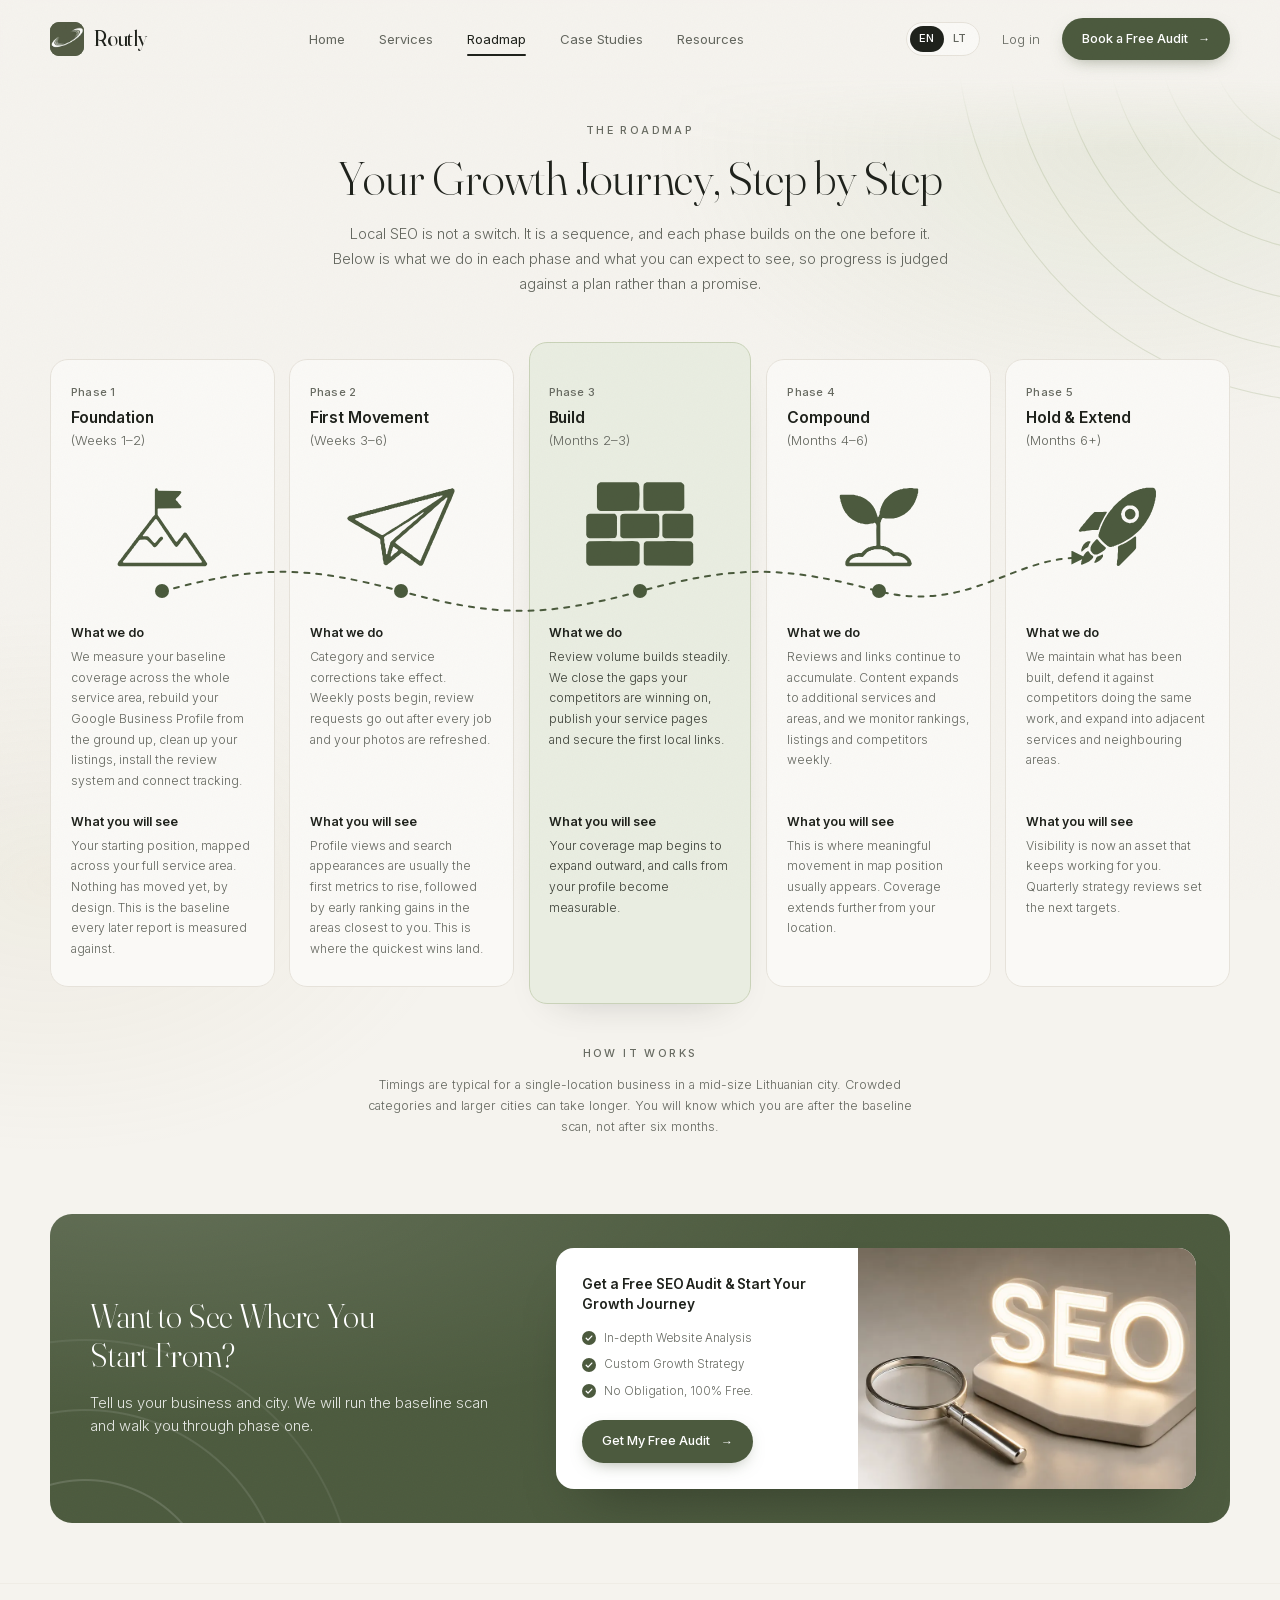
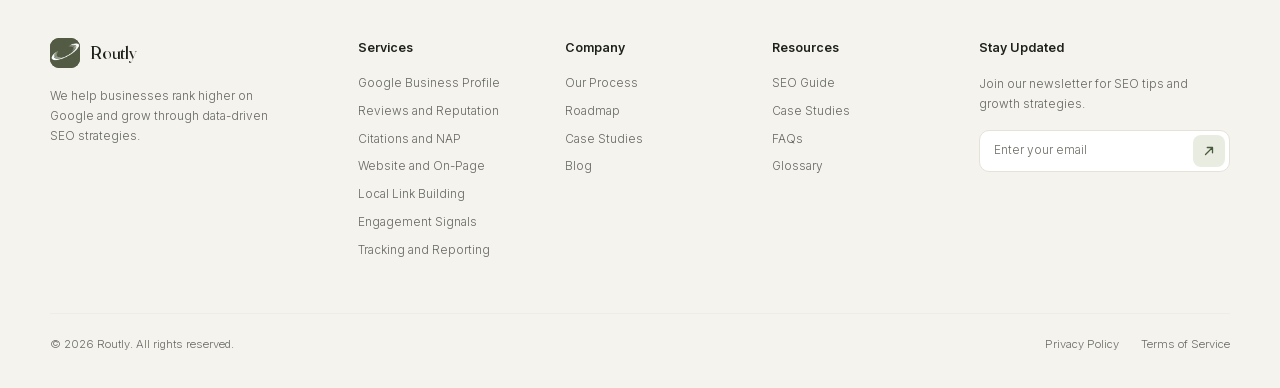
<file: roadmap.html>
<!DOCTYPE html>
<html lang="en">
<head>
  <meta charset="UTF-8" />
  <meta name="viewport" content="width=device-width, initial-scale=1.0" />
  <meta name="theme-color" content="#F5F3EE" />
  <link rel="preload" href="assets/fonts/fraunces-latin.woff2" as="font" type="font/woff2" crossorigin />
  <link rel="preload" href="assets/fonts/inter-latin.woff2" as="font" type="font/woff2" crossorigin />
  <title>Local SEO Roadmap: What Happens and When | Routly</title>
  <meta name="description" content="The Routly local SEO roadmap: five phases from baseline scan to compounding visibility, what we do in each one and what you should expect to see, week by week and month by month." />
  <link rel="canonical" href="https://seo-landing-page-nine.vercel.app/roadmap.html" />
  <link rel="alternate" hreflang="en" href="https://seo-landing-page-nine.vercel.app/roadmap.html" />
  <link rel="alternate" hreflang="lt" href="https://seo-landing-page-nine.vercel.app/lt/roadmap.html" />
  <link rel="alternate" hreflang="x-default" href="https://seo-landing-page-nine.vercel.app/roadmap.html" />
  <meta property="og:type" content="website" />
  <meta property="og:site_name" content="Routly" />
  <meta property="og:url" content="https://seo-landing-page-nine.vercel.app/roadmap.html" />
  <meta property="og:title" content="Local SEO Roadmap: What Happens and When | Routly" />
  <meta property="og:description" content="The Routly local SEO roadmap: five phases from baseline scan to compounding visibility, what we do in each one and what you should expect to see, week by week and month by month." />
  <meta property="og:image" content="https://seo-landing-page-nine.vercel.app/assets/og-image.jpg" />
  <meta property="og:image:width" content="1200" />
  <meta property="og:image:height" content="630" />
  <meta property="og:image:alt" content="Routly, data-led SEO agency" />
  <meta property="og:locale" content="en_US" />
  <meta property="og:locale:alternate" content="lt_LT" />
  <meta name="twitter:card" content="summary_large_image" />
  <meta name="twitter:title" content="Local SEO Roadmap: What Happens and When | Routly" />
  <meta name="twitter:description" content="The Routly local SEO roadmap: five phases from baseline scan to compounding visibility, what we do in each one and what you should expect to see, week by week and month by month." />
  <meta name="twitter:image" content="https://seo-landing-page-nine.vercel.app/assets/og-image.jpg" />
  <link rel="icon" href="favicon.ico" sizes="32x32" />
  <link rel="icon" type="image/png" sizes="192x192" href="assets/favicon-192.png" />
  <link rel="apple-touch-icon" href="assets/apple-touch-icon.png" />
  <style id="site-css">@keyframes card-in{0%{opacity:0;transform:translateY(18px) scale(.97)}to{opacity:1;transform:translateY(0) scale(1)}}@keyframes card-float{0%,to{transform:translateY(0)}50%{transform:translateY(-6px)}}@keyframes line-draw{to{stroke-dashoffset:0}}@keyframes bar-grow{to{transform:scaleY(1)}}@keyframes logo-scroll{0%{transform:translateX(-50%)}to{transform:translateX(0)}}@keyframes rise-in{0%{opacity:0;transform:translateY(14px)}to{opacity:1;transform:translateY(0)}}@keyframes visual-in{0%{opacity:0;transform:translateY(22px) scale(.97)}to{opacity:1;transform:translateY(0) scale(1)}}@keyframes visual-float{0%,to{transform:translateY(0)}50%{transform:translateY(-8px)}}@keyframes panel-in{0%{opacity:0;transform:translateY(-6px)}to{opacity:1;transform:none}}@keyframes icon-pop{0%{opacity:0;transform:scale(.8)}to{opacity:1;transform:scale(1)}}@keyframes path-reveal{to{clip-path:inset(-40px -20px -40px -20px)}}@keyframes rocket-float{0%,to{transform:translate(0,0)}50%{transform:translate(3px,-5px)}}@font-face{font-family:"Fraunces";font-style:italic;font-weight:300;font-display:swap;src:url(/assets/fonts/fraunces-italic-latin-ext.woff2)format("woff2");unicode-range:U+0100-02BA,U+02BD-02C5,U+02C7-02CC,U+02CE-02D7,U+02DD-02FF,U+0304,U+0308,U+0329,U+1D00-1DBF,U+1E00-1E9F,U+1EF2-1EFF,U+2020,U+20A0-20AB,U+20AD-20C0,U+2113,U+2C60-2C7F,U+A720-A7FF}@font-face{font-family:"Fraunces";font-style:italic;font-weight:300;font-display:swap;src:url(/assets/fonts/fraunces-italic-latin.woff2)format("woff2");unicode-range:U+0000-00FF,U+0131,U+0152-0153,U+02BB-02BC,U+02C6,U+02DA,U+02DC,U+0304,U+0308,U+0329,U+2000-206F,U+20AC,U+2122,U+2191,U+2193,U+2212,U+2215,U+FEFF,U+FFFD}@font-face{font-family:"Fraunces";font-style:normal;font-weight:300 500;font-display:swap;src:url(/assets/fonts/fraunces-latin-ext.woff2)format("woff2");unicode-range:U+0100-02BA,U+02BD-02C5,U+02C7-02CC,U+02CE-02D7,U+02DD-02FF,U+0304,U+0308,U+0329,U+1D00-1DBF,U+1E00-1E9F,U+1EF2-1EFF,U+2020,U+20A0-20AB,U+20AD-20C0,U+2113,U+2C60-2C7F,U+A720-A7FF}@font-face{font-family:"Fraunces";font-style:normal;font-weight:300 500;font-display:swap;src:url(/assets/fonts/fraunces-latin.woff2)format("woff2");unicode-range:U+0000-00FF,U+0131,U+0152-0153,U+02BB-02BC,U+02C6,U+02DA,U+02DC,U+0304,U+0308,U+0329,U+2000-206F,U+20AC,U+2122,U+2191,U+2193,U+2212,U+2215,U+FEFF,U+FFFD}@font-face{font-family:"Inter";font-style:normal;font-weight:300 600;font-display:swap;src:url(/assets/fonts/inter-latin-ext.woff2)format("woff2");unicode-range:U+0100-02BA,U+02BD-02C5,U+02C7-02CC,U+02CE-02D7,U+02DD-02FF,U+0304,U+0308,U+0329,U+1D00-1DBF,U+1E00-1E9F,U+1EF2-1EFF,U+2020,U+20A0-20AB,U+20AD-20C0,U+2113,U+2C60-2C7F,U+A720-A7FF}@font-face{font-family:"Inter";font-style:normal;font-weight:300 600;font-display:swap;src:url(/assets/fonts/inter-latin.woff2)format("woff2");unicode-range:U+0000-00FF,U+0131,U+0152-0153,U+02BB-02BC,U+02C6,U+02DA,U+02DC,U+0304,U+0308,U+0329,U+2000-206F,U+20AC,U+2122,U+2191,U+2193,U+2212,U+2215,U+FEFF,U+FFFD}:root{--bg:#F5F3EE;--bg-2:#FAF9F6;--card:#FBFAF7;--line:#E6E2DA;--line-2:#EFECE5;--ink:#1F221C;--ink-2:#3A3E35;--muted:#63665E;--muted-2:#686B62;--olive:#4C5A3E;--olive-dark:#3F4C33;--olive-text:#4A5A3C;--sage:#E9EDE1;--sage-2:#DFE5D3;--white:#FFFFFF;--serif:"Fraunces", "Iowan Old Style", Georgia, serif;--sans:"Inter", -apple-system, BlinkMacSystemFont, "Segoe UI", Helvetica, Arial, sans-serif;--radius-lg:22px;--radius-md:16px;--radius-sm:12px;--container:1180px}*{box-sizing:border-box;margin:0;padding:0}html{scroll-behavior:smooth;-webkit-text-size-adjust:100%}body,h1,h2{font-weight:300;color:var(--ink)}body{font-family:var(--sans);background:var(--bg);line-height:1.6;-webkit-font-smoothing:antialiased}img,svg{display:block;max-width:100%}a{color:inherit;text-decoration:none}ol,ul{list-style:none}button,input{font:inherit}.container{width:min(var(--container),calc(100% - 48px));margin:0 auto}h1,h2{letter-spacing:-.005em;font-family:var(--serif);font-size:clamp(2.6rem,5.2vw,4.25rem);line-height:1.05}.pm-head h2 em,h1 em{font-style:normal;color:var(--olive-text)}h2{font-size:clamp(1.9rem,3vw,2.5rem);line-height:1.15}h3{font-size:.98rem;font-weight:600;letter-spacing:-.01em}p{color:var(--muted)}.btn,.eyebrow{font-weight:500}.eyebrow,h2{text-align:center}.eyebrow{font-size:.68rem;letter-spacing:.22em;text-transform:uppercase;color:var(--muted-2);margin-bottom:14px}.btn{display:inline-flex;align-items:center;gap:10px;padding:14px 24px;border-radius:999px;font-size:.86rem;white-space:nowrap;transition:background .18s ease,transform .18s ease,box-shadow .18s ease}.btn .arrow{font-size:.95em;transition:transform .18s ease}.btn:hover .arrow{transform:translateX(3px)}.btn-primary{background:var(--olive);color:var(--white);box-shadow:0 6px 18px -8px rgba(76,90,62,.6)}.btn-primary:hover{background:var(--olive-dark)}.btn-sm{padding:11px 20px;font-size:.8rem}.btn-ghost{background:0 0;color:var(--ink);padding-left:10px;padding-right:10px}.circle-arrow{display:inline-grid;place-items:center;width:30px;height:30px;border-radius:50%;border:1px solid var(--line);background:var(--white);font-size:.8rem;color:var(--ink);transition:transform .18s ease,border-color .18s ease}.btn-ghost:hover .circle-arrow{transform:translateX(3px);border-color:var(--olive)}.nav{position:sticky;top:0;z-index:50;background:rgba(245,243,238,.86);backdrop-filter:blur(10px);-webkit-backdrop-filter:blur(10px)}.nav-inner{display:flex;align-items:center;justify-content:space-between;height:78px}.brand{display:inline-flex;align-items:center;gap:10px}.brand-mark{width:34px;height:34px;border-radius:9px;background:var(--olive);color:var(--white);display:grid;place-items:center}.brand-mark svg{width:20px;height:20px}.brand-mark img{width:100%;height:100%;object-fit:cover;border-radius:inherit}.brand-name{font-family:var(--serif);font-size:1.35rem;font-weight:400;color:var(--ink);letter-spacing:-.01em}.nav-links{display:flex;gap:34px;font-size:.82rem;font-weight:400;color:var(--muted)}.nav-links a{position:relative;padding:6px 0;transition:color .15s ease}.lang-switch a:hover,.nav-links a.active,.nav-links a:hover,.nav-login:hover{color:var(--ink)}.nav-links a.active::after{content:"";position:absolute;left:0;right:0;bottom:0;height:1.5px;background:var(--ink);border-radius:2px}.nav-actions{display:flex;align-items:center;gap:22px}.nav-login{font-size:.82rem;color:var(--muted)}.lang-switch{display:inline-flex;align-items:center;border:1px solid var(--line);border-radius:999px;padding:3px;font-size:.7rem;font-weight:500;letter-spacing:.04em;background:var(--bg-2)}.lang-switch a{padding:4px 9px;border-radius:999px;color:var(--muted);transition:color .15s ease,background .15s ease}.lang-switch a.is-active{background:var(--ink);color:var(--white)}.hero{padding:42px 0 60px}.home-hero{position:relative;margin-top:-78px;padding-top:calc(42px + 78px);padding-bottom:110px}.home-hero::before{content:"";position:absolute;inset:0;z-index:0;background:linear-gradient(180deg,rgba(245,243,238,.3) 0%,rgba(245,243,238,.1) 28%,rgba(245,243,238,.08) 58%,rgba(245,243,238,.5) 84%,var(--bg) 100%),linear-gradient(90deg,rgba(245,243,238,0) 4%,rgba(245,243,238,.3) 22%,rgba(245,243,238,.26) 42%,rgba(245,243,238,0) 62%),url(/assets/hero-bg.webp)right 62%/112%auto no-repeat;pointer-events:none}.home-hero>.container{position:relative;z-index:1}@media (max-width:960px){.home-hero::before{background:linear-gradient(180deg,rgba(245,243,238,.42) 0%,rgba(245,243,238,.24) 28%,rgba(245,243,238,.22) 58%,rgba(245,243,238,.7) 86%,var(--bg) 100%),url(/assets/hero-bg-960.webp)center/cover no-repeat}}.hero-grid{display:grid;grid-template-columns:1.05fr .95fr;gap:40px;align-items:center}.pill,.stat-value .up{color:var(--olive-text)}.pill,.trust-chips li{border-radius:999px;font-size:.72rem}.pill{display:inline-block;padding:7px 16px;background:var(--sage);font-weight:500;letter-spacing:.01em}.hero-copy h1,.pill{margin-bottom:26px}.lede{max-width:420px;font-size:.95rem;line-height:1.7;margin-bottom:34px}.hero-ctas{display:flex;align-items:center;gap:22px;margin-bottom:30px}.trust-chips{display:flex;flex-wrap:wrap;gap:10px}.trust-chips li{display:inline-flex;align-items:center;gap:7px;padding:7px 14px;border:1px solid var(--line);color:var(--muted);background:var(--bg-2)}.trust-chips svg{width:14px;height:14px;color:var(--muted)}.hero-visual{display:flex;justify-content:flex-end}.hero-stage{position:relative;width:350px;margin-left:90px}.hero-arch{position:relative;width:100%;height:600px;border-radius:175px 175px 22px 22px;overflow:hidden;background:#f0e7e0;box-shadow:0 30px 60px -40px rgba(31,34,28,.45)}.hero-arch img{position:absolute;width:172.5%;max-width:none;height:auto;left:-68.3%;top:-8.3%}.stat-card{position:absolute;width:165px;padding:16px 16px 14px;border-radius:var(--radius-md);background:rgba(255,255,255,.94);border:1px solid var(--line-2);box-shadow:0 18px 40px -20px rgba(31,34,28,.35),0 1px 0 rgba(255,255,255,.7) inset;backdrop-filter:blur(6px);-webkit-backdrop-filter:blur(6px)}.stat-label{display:block;font-size:.66rem;color:var(--muted-2);margin-bottom:4px;letter-spacing:.01em}.stat-value{display:block;font-family:var(--serif);font-size:1.5rem;font-weight:400;color:var(--ink);line-height:1.1;margin-bottom:10px}.stat-value .up{font-family:var(--sans);font-size:.95rem}.stat-chart{width:100%;height:44px}.stat-1{left:-80px;top:44px}.stat-2{left:-100px;top:226px}.stat-3{left:-84px;top:404px}.stat-card{opacity:0;animation:card-in .8s cubic-bezier(.2,.7,.2,1) both,card-float 6s ease-in-out infinite}.stat-1{animation-delay:.15s,.95s}.stat-2{animation-delay:.35s,1.15s;animation-duration:.8s,7s}.stat-3{animation-delay:.55s,1.35s;animation-duration:.8s,6.5s}.stat-chart polyline{stroke-dasharray:1;stroke-dashoffset:1;animation:line-draw 1.4s cubic-bezier(.4,0,.2,1) forwards}.stat-1 .stat-chart polyline{animation-delay:.55s}.stat-3 .stat-chart polyline{animation-delay:.95s}.stat-chart.bars rect{transform-box:fill-box;transform-origin:bottom;transform:scaleY(0);animation:bar-grow .7s cubic-bezier(.2,.7,.2,1) forwards}.stat-chart.bars rect:nth-child(1){animation-delay:.7s}.stat-chart.bars rect:nth-child(2){animation-delay:.78s}.stat-chart.bars rect:nth-child(3){animation-delay:.86s}.stat-chart.bars rect:nth-child(4){animation-delay:.94s}.stat-chart.bars rect:nth-child(5){animation-delay:1.02s}.stat-chart.bars rect:nth-child(6){animation-delay:1.1s}.stat-chart.bars rect:nth-child(7){animation-delay:1.18s}.stat-chart.bars rect:nth-child(8){animation-delay:1.26s}.stat-chart.bars rect:nth-child(9){animation-delay:1.34s}.stat-value .count{font-variant-numeric:tabular-nums}@media (prefers-reduced-motion:reduce){.stat-card{opacity:1;animation:none}.stat-chart polyline{stroke-dasharray:none;stroke-dashoffset:0;animation:none}.stat-chart.bars rect{transform:none;animation:none}}.logos{padding:16px 0 60px}.logos .eyebrow{margin-bottom:26px}.logo-marquee{overflow:hidden;-webkit-mask-image:linear-gradient(90deg,transparent,#000 12%,#000 88%,transparent);mask-image:linear-gradient(90deg,transparent,#000 12%,#000 88%,transparent)}.logo-track{display:flex;width:max-content;animation:logo-scroll 28s linear infinite}.logo-marquee:hover .logo-track{animation-play-state:paused}.logo,.logo-row{align-items:center}.logo-row{display:flex;gap:0;flex-shrink:0}.logo-row li{padding:0 48px;white-space:nowrap}.logo{display:inline-flex;gap:8px;font-size:1.15rem;font-weight:500;color:var(--ink-2);opacity:.8;letter-spacing:-.01em}.logo-icon{width:20px;height:20px;color:var(--ink)}.logo-icon svg{width:100%;height:100%}.logo.fitfuel,.logo.lumora{font-family:var(--sans);font-weight:400;letter-spacing:-.02em}.logo.lumora{font-family:var(--serif);letter-spacing:.12em;font-size:1.05rem}.logo.saasdeck{font-weight:500}.logo.herbalix,.logo.pixelpro{font-weight:400}.logo.herbalix{font-family:var(--serif);font-size:1.2rem}.problem{padding:30px 0 70px;position:relative}.problem::before{z-index:0;background:radial-gradient(ellipse 900px 620px at 78% 32%,rgba(154,175,120,.2),transparent 65%),radial-gradient(ellipse 760px 540px at 24% 88%,rgba(183,199,152,.22),transparent 70%),url("data:image/svg+xml,%3Csvg%20xmlns%3D'http%3A%2F%2Fwww.w3.org%2F2000%2Fsvg'%20width%3D'600'%20height%3D'600'%3E%3Cg%20fill%3D'none'%20stroke%3D'%23aeb996'%20stroke-width%3D'1.2'%20opacity%3D'.4'%3E%3Ccircle%20cx%3D'-60'%20cy%3D'-60'%20r%3D'100'%2F%3E%3Ccircle%20cx%3D'-60'%20cy%3D'-60'%20r%3D'158'%2F%3E%3Ccircle%20cx%3D'-60'%20cy%3D'-60'%20r%3D'216'%2F%3E%3Ccircle%20cx%3D'-60'%20cy%3D'-60'%20r%3D'274'%2F%3E%3Ccircle%20cx%3D'-60'%20cy%3D'-60'%20r%3D'332'%2F%3E%3Ccircle%20cx%3D'-60'%20cy%3D'-60'%20r%3D'390'%2F%3E%3Ccircle%20cx%3D'-60'%20cy%3D'-60'%20r%3D'448'%2F%3E%3Ccircle%20cx%3D'-60'%20cy%3D'-60'%20r%3D'506'%2F%3E%3Ccircle%20cx%3D'-60'%20cy%3D'-60'%20r%3D'564'%2F%3E%3C%2Fg%3E%3C%2Fsvg%3E")no-repeat -70px -70px,linear-gradient(180deg,var(--bg) 0%,#eff2e5 30%,#ebefdf 62%,var(--bg) 100%)}.problem>.container{position:relative;z-index:1}.pm-grid{display:grid;grid-template-columns:minmax(0,1fr) 300px;gap:40px;align-items:end}.pm-main{min-width:0}.pm-head{margin-bottom:30px}.pm-pill{display:inline-block;padding:8px 18px;border-radius:999px;background:var(--sage);border:1px solid #d3dbc6;color:var(--olive-text);font-size:.66rem;font-weight:500;letter-spacing:.16em;text-transform:uppercase;margin-bottom:26px}.pm-head h2{text-align:left;font-size:clamp(2.2rem,4.2vw,3.4rem);line-height:1.08;margin-bottom:22px;max-width:13em}.pm-lede{max-width:620px;font-size:.95rem;line-height:1.7}.pm-bar{display:flex;justify-content:space-between;align-items:flex-end;gap:20px;margin-bottom:12px}.pm-bar-label{font-size:.8rem;font-weight:500;color:var(--ink);margin-bottom:10px}.pm-chips{display:flex;flex-wrap:wrap;gap:8px}.pm-chip,.pm-map{border:1px solid var(--line)}.pm-chip{padding:9px 16px;border-radius:10px;background:var(--bg-2);color:var(--ink-2);font-size:.78rem;font-weight:400;cursor:pointer;transition:background .18s ease,border-color .18s ease,color .18s ease}.pm-chip:hover{border-color:#c9d2b8;background:var(--card)}.pm-chip.is-active{background:var(--sage);border-color:#c9d2b8;color:var(--ink);font-weight:500}.pm-map{position:relative;aspect-ratio:1600/941;border-radius:14px;overflow:hidden;background:#edeae3;box-shadow:0 24px 50px -36px rgba(31,34,28,.4)}.pm-map img,.pm-map picture{position:absolute;inset:0;width:100%;height:100%}.pm-map img{object-fit:cover;filter:saturate(.5) brightness(1.05)}.pm-map::after,.problem::before,.services::after,.services::before,body::after{content:"";position:absolute;inset:0;pointer-events:none}.pm-map::after{background:rgba(245,243,238,.3)}.pm-dots{position:absolute;inset:0;z-index:2;display:grid;grid-template-columns:repeat(9,1fr);grid-template-rows:repeat(7,1fr);padding:3.5% 3% 2.5%}.pm-dot{position:relative;place-self:center;width:24px;height:24px;border-radius:50%;box-shadow:0 0 0 3px rgba(255,255,255,.96),0 6px 12px -4px rgba(31,34,28,.35);transition:background-color .35s ease}.pm-dot.g,.pm-legend .g{background:#5da35a}.pm-dot.y,.pm-legend .y{background:#e5c447}.pm-dot.r,.pm-legend .r{background:#e0605a}.pm-dot.is-you{box-shadow:0 0 0 3px #fff,0 0 0 5px var(--olive),0 6px 12px -4px rgba(31,34,28,.35)}.pm-zoom{position:absolute;right:14px;bottom:14px;z-index:3;display:flex;flex-direction:column;background:var(--white);border-radius:10px;box-shadow:0 6px 18px -8px rgba(31,34,28,.4);overflow:hidden;color:var(--ink);font-size:1.1rem;font-weight:400}.pm-zoom span{width:36px;height:36px;display:grid;place-items:center}.pm-zoom span+span{border-top:1px solid var(--line-2)}.pm-under{margin-top:14px}.pm-legend{display:inline-flex;gap:22px;padding:9px 14px;border:1px solid var(--line);border-radius:10px;background:var(--bg-2);font-size:.74rem;color:var(--ink-2)}.pm-foot span,.pm-legend li{display:inline-flex;align-items:center;gap:8px}.pm-legend i{width:11px;height:11px;border-radius:50%}.pm-foot{display:flex;align-items:center;gap:16px;margin-top:14px;font-size:.72rem;color:var(--muted)}.pm-foot span{gap:6px}.pm-foot svg{width:14px;height:14px;color:var(--muted)}.pm-sep{width:1px;height:14px;background:var(--line)}.pm-side{display:grid;gap:14px;padding-bottom:44px}.pm-stat{display:flex;align-items:center;gap:18px;padding:22px;border:1px solid var(--line);border-radius:16px;background:var(--bg-2)}.pm-stat-icon{width:64px;height:64px;flex-shrink:0;border-radius:50%;background:var(--sage);color:var(--olive-text);display:grid;place-items:center}.pm-stat-icon svg{width:28px;height:28px}.pm-stat-body{display:block;min-width:0}.pm-stat-label{display:block;font-size:.78rem;color:var(--muted);margin-bottom:6px}.pm-stat-value{display:flex;align-items:baseline;gap:10px;font-family:var(--serif);font-size:2.1rem;line-height:1;color:var(--ink);margin-bottom:8px}.pm-count{font-variant-numeric:tabular-nums}.pm-delta{display:inline-flex;align-items:center;gap:3px;font-family:var(--sans);font-size:.82rem;font-weight:500;color:var(--olive-text)}.pm-delta svg{width:12px;height:12px}.pm-delta.bad{color:#a94840}.sr-only{position:absolute;width:1px;height:1px;padding:0;margin:-1px;overflow:hidden;clip:rect(0 0 0 0);white-space:nowrap;border:0}.pm-stat-sub{display:block;font-size:.72rem;color:var(--muted-2)}.pm-cta{padding:22px;border:1px solid var(--line);border-radius:16px;background:var(--bg-2)}.pm-cta-head{display:flex;align-items:center;gap:12px;margin-bottom:10px}.pm-cta-icon{width:38px;height:38px;flex-shrink:0;border-radius:50%;background:var(--sage);color:var(--olive-text);display:grid;place-items:center}.pm-cta-icon svg{width:18px;height:18px}.pm-cta h3{font-size:.9rem}.pm-cta p{font-size:.76rem;line-height:1.65;margin-bottom:16px}.js .pm-map.rv .pm-dot{scale:0;transition:scale .5s cubic-bezier(.2,.8,.25,1.25),background-color .35s ease;transition-delay:calc(var(--d, 0s) + .25s + var(--i)*16ms),0s}.js .pm-map.rv.in .pm-dot{scale:1}@media (prefers-reduced-motion:reduce){.js .pm-map.rv .pm-dot{scale:1;transition:none}}.results,.services{padding:70px 0}.process{padding:78px 0 46px}body::after{position:fixed;z-index:99;opacity:.05;mix-blend-mode:multiply;background:url("data:image/svg+xml,%3Csvg%20xmlns%3D'http%3A%2F%2Fwww.w3.org%2F2000%2Fsvg'%20width%3D'180'%20height%3D'180'%3E%3Cfilter%20id%3D'n'%3E%3CfeTurbulence%20type%3D'fractalNoise'%20baseFrequency%3D'0.8'%20numOctaves%3D'3'%20stitchTiles%3D'stitch'%2F%3E%3C%2Ffilter%3E%3Crect%20width%3D'180'%20height%3D'180'%20filter%3D'url(%23n)'%20opacity%3D'.6'%2F%3E%3C%2Fsvg%3E")}.cta-banner,.process,.results,.roadmap,.services{position:relative}.process>.container,.results>.container,.roadmap>.container,.services>.container{position:relative;z-index:1}.services::after,.services::before{z-index:0}.services::before{background:radial-gradient(ellipse 780px 480px at 84% 12%,rgba(154,175,120,.16),transparent 62%),radial-gradient(ellipse 600px 420px at 6% 78%,rgba(196,183,138,.1),transparent 65%);-webkit-mask-image:linear-gradient(180deg,transparent 0,#000 70px,#000 calc(100% - 70px),transparent 100%);mask-image:linear-gradient(180deg,transparent 0,#000 70px,#000 calc(100% - 70px),transparent 100%)}.services::after{background-image:radial-gradient(rgba(85,95,60,.16) 1px,transparent 1px);background-size:19px 19px;-webkit-mask-image:radial-gradient(ellipse 46% 52%at 76% 58%,#000,transparent 72%);mask-image:radial-gradient(ellipse 46% 52%at 76% 58%,#000,transparent 72%)}.process::before{background:radial-gradient(ellipse 1100px 380px at 46% 60%,rgba(183,199,152,.12),transparent 70%),url("data:image/svg+xml,%3Csvg%20xmlns%3D'http%3A%2F%2Fwww.w3.org%2F2000%2Fsvg'%20width%3D'340'%20height%3D'340'%3E%3Cg%20fill%3D'none'%20stroke%3D'%23aeb996'%20stroke-width%3D'1.1'%20opacity%3D'.3'%3E%3Ccircle%20cx%3D'340'%20cy%3D'340'%20r%3D'70'%2F%3E%3Ccircle%20cx%3D'340'%20cy%3D'340'%20r%3D'118'%2F%3E%3Ccircle%20cx%3D'340'%20cy%3D'340'%20r%3D'166'%2F%3E%3Ccircle%20cx%3D'340'%20cy%3D'340'%20r%3D'214'%2F%3E%3Ccircle%20cx%3D'340'%20cy%3D'340'%20r%3D'262'%2F%3E%3Ccircle%20cx%3D'340'%20cy%3D'340'%20r%3D'310'%2F%3E%3C%2Fg%3E%3C%2Fsvg%3E")no-repeat calc(100% + 46px) calc(100% + 46px)}.process::before,.results::before,.roadmap::before{content:"";position:absolute;inset:0;z-index:0;pointer-events:none;-webkit-mask-image:linear-gradient(180deg,transparent 0,#000 70px,#000 calc(100% - 70px),transparent 100%);mask-image:linear-gradient(180deg,transparent 0,#000 70px,#000 calc(100% - 70px),transparent 100%)}.results::before{background:radial-gradient(circle at 16% 38%,rgba(122,145,118,.13),transparent 58%),radial-gradient(circle at 90% 78%,rgba(196,178,138,.11),transparent 55%)}.roadmap::before{background:radial-gradient(ellipse 760px 460px at 88% 6%,rgba(154,175,120,.14),transparent 62%),radial-gradient(ellipse 640px 420px at 4% 72%,rgba(196,183,138,.1),transparent 65%),url("data:image/svg+xml,%3Csvg%20xmlns%3D'http%3A%2F%2Fwww.w3.org%2F2000%2Fsvg'%20width%3D'400'%20height%3D'400'%3E%3Cg%20fill%3D'none'%20stroke%3D'%23aeb996'%20stroke-width%3D'1.1'%20opacity%3D'.34'%3E%3Ccircle%20cx%3D'400'%20cy%3D'0'%20r%3D'80'%2F%3E%3Ccircle%20cx%3D'400'%20cy%3D'0'%20r%3D'130'%2F%3E%3Ccircle%20cx%3D'400'%20cy%3D'0'%20r%3D'180'%2F%3E%3Ccircle%20cx%3D'400'%20cy%3D'0'%20r%3D'230'%2F%3E%3Ccircle%20cx%3D'400'%20cy%3D'0'%20r%3D'280'%2F%3E%3Ccircle%20cx%3D'400'%20cy%3D'0'%20r%3D'330'%2F%3E%3Ccircle%20cx%3D'400'%20cy%3D'0'%20r%3D'380'%2F%3E%3C%2Fg%3E%3C%2Fsvg%3E")no-repeat calc(100% + 56px) -56px}.cta-banner{isolation:isolate}.cta-banner::after,.cta-banner::before{content:"";position:absolute;inset:0;z-index:-1;pointer-events:none}.cta-banner::before{background:radial-gradient(circle at 3% 128%,transparent 128px,rgba(255,255,255,.14) 129px,rgba(255,255,255,.14) 130px,transparent 131px),radial-gradient(circle at 3% 128%,transparent 198px,rgba(255,255,255,.1) 199px,rgba(255,255,255,.1) 200px,transparent 201px),radial-gradient(circle at 3% 128%,transparent 268px,rgba(255,255,255,.07) 269px,rgba(255,255,255,.07) 270px,transparent 271px),radial-gradient(ellipse 120% 150%at 8% -10%,rgba(255,255,255,.12),transparent 52%)}.cta-banner::after{opacity:.12;mix-blend-mode:soft-light;background:url("data:image/svg+xml,%3Csvg%20xmlns%3D'http%3A%2F%2Fwww.w3.org%2F2000%2Fsvg'%20width%3D'180'%20height%3D'180'%3E%3Cfilter%20id%3D'n'%3E%3CfeTurbulence%20type%3D'fractalNoise'%20baseFrequency%3D'0.8'%20numOctaves%3D'3'%20stitchTiles%3D'stitch'%2F%3E%3C%2Ffilter%3E%3Crect%20width%3D'180'%20height%3D'180'%20filter%3D'url(%23n)'%20opacity%3D'.6'%2F%3E%3C%2Fsvg%3E")}.process h2,.results h2,.services h2{margin-bottom:44px}.service-grid{display:grid;grid-template-columns:repeat(6,1fr);gap:12px}.service-card{background:var(--card);border:1px solid var(--line-2);border-radius:var(--radius-md);padding:30px 20px 26px;text-align:center;display:flex;flex-direction:column;align-items:center;transition:transform .2s ease,box-shadow .2s ease,border-color .2s ease}.service-card:hover{transform:translateY(-3px);border-color:var(--sage-2);box-shadow:0 24px 40px -30px rgba(31,34,28,.35)}.icon-circle{width:52px;height:52px;border-radius:50%;background:var(--sage);color:var(--olive-text);display:grid;place-items:center;margin-bottom:22px}.icon-circle svg{width:24px;height:24px}.service-card h3{margin-bottom:12px;font-size:.86rem}.service-card p{font-size:.72rem;line-height:1.7;margin-bottom:26px;flex:1}.learn{display:inline-flex;align-items:center;gap:8px;font-size:.74rem;font-weight:500;color:var(--ink)}.learn .arrow{transition:transform .18s ease}.learn:hover .arrow{transform:translateX(3px)}.step,.steps{position:relative}.steps{display:grid;grid-template-columns:repeat(5,1fr);gap:20px;counter-reset:step}.step{text-align:center}.step-icon{width:60px;height:60px;border-radius:50%;background:var(--white);border:1px solid var(--line);color:var(--ink-2);display:grid;place-items:center;margin:0 auto 22px;position:relative;z-index:1}.step-icon svg{width:26px;height:26px}.step:not(:last-child)::before{content:"";position:absolute;top:30px;left:calc(50% + 40px);right:calc(-50% + 40px);border-top:1.5px dashed #cfcbc2}.step:not(:last-child)::after{content:"";position:absolute;top:26.5px;right:calc(-50% + 36px);width:6px;height:6px;border-right:1.5px solid #cfcbc2;border-top:1.5px solid #cfcbc2;transform:rotate(45deg)}.step-title{display:block;font-size:.86rem;font-weight:600;margin-bottom:8px;color:var(--ink)}.step-title .num{color:var(--muted-2);font-weight:500;margin-right:6px}.step p{font-size:.74rem;line-height:1.7;max-width:170px;margin:0 auto}.result-grid{display:grid;grid-template-columns:repeat(3,1fr);gap:16px}.result-card{background:var(--card);border:1px solid var(--line-2);border-radius:var(--radius-lg);padding:26px 26px 22px;display:flex;flex-direction:column;transition:transform .2s ease,box-shadow .2s ease}.result-card:hover{transform:translateY(-3px);box-shadow:0 24px 40px -30px rgba(31,34,28,.35)}.result-brand{font-size:1.05rem;margin-bottom:18px;opacity:1}.cta-checks li,.result-card h3{font-size:.98rem;margin-bottom:8px}.result-card p{font-size:.76rem;line-height:1.7;max-width:240px;margin-bottom:18px}.result-chart{width:100%;height:96px;margin-bottom:18px}.result-card .learn{align-self:center;padding-top:14px;border-top:1px solid var(--line-2);width:100%;justify-content:center}.cta{padding:20px 0 60px}.cta-banner,.cta-card{display:grid;overflow:hidden}.cta-banner{background:var(--olive);border-radius:var(--radius-lg);padding:34px 34px 34px 40px;grid-template-columns:.9fr 1.35fr;gap:40px;align-items:center;color:var(--white)}.cta-copy h2{text-align:left;color:var(--white);font-size:clamp(1.8rem,2.6vw,2.35rem)}.cta-copy p{color:rgba(255,255,255,.85);font-size:.92rem}.cta-card{background:var(--white);border-radius:18px;grid-template-columns:1fr 1.12fr;color:var(--ink);box-shadow:0 30px 60px -30px rgba(0,0,0,.35)}.cta-card-body{padding:26px 22px 26px 26px}.cta-card-body h3{font-size:.86rem;margin-bottom:14px;line-height:1.5}.cta-checks{margin-bottom:20px}.cta-checks li{display:flex;align-items:center;gap:8px;font-size:.72rem;color:var(--muted)}.cta-checks svg{width:14px;height:14px;flex:0 0 14px}.cta-card-img{position:relative;min-height:100%}.cta-card-img img{width:100%;height:100%;object-fit:cover;object-position:84% 50%;position:absolute;inset:0}.footer{padding:54px 0 34px;border-top:1px solid var(--line-2)}.footer-grid{display:grid;grid-template-columns:1.6fr 1fr 1fr 1fr 1.5fr;gap:40px}.cta-copy h2,.footer-brand .brand{margin-bottom:18px}.footer-brand .brand-mark{width:30px;height:30px}.footer-brand .brand-name{font-size:1.15rem}.footer-brand p,.footer-news p{font-size:.74rem;line-height:1.7}.footer-brand p{max-width:240px;margin-bottom:20px}.socials{display:flex;gap:10px}.news-form,.socials a{border:1px solid var(--line)}.socials a{width:34px;height:34px;border-radius:50%;display:grid;place-items:center;color:var(--ink-2);transition:border-color .15s ease,background .15s ease}.socials a:hover{border-color:var(--olive);background:var(--white)}.socials svg{width:16px;height:16px}.footer-col h4{font-size:.78rem;font-weight:600;margin-bottom:16px}.footer-col a{display:block;font-size:.74rem;color:var(--muted);margin-bottom:9px;transition:color .15s ease}.footer-col a:hover,.footer-col h4,.footer-legal a:hover{color:var(--ink)}.footer-news p{margin-bottom:16px}.news-form{display:flex;align-items:center;border-radius:10px;background:var(--white);padding:4px 4px 4px 14px}.news-form input{flex:1;min-width:0;border:0;outline:0;background:0 0;font-size:.74rem;color:var(--ink)}.news-form input::placeholder{color:var(--muted-2)}.news-form button{width:32px;height:32px;border-radius:8px;border:0;background:var(--sage);color:var(--olive-text);display:grid;place-items:center;cursor:pointer;transition:background .15s ease}.news-form button:hover{background:var(--sage-2)}.news-form button svg{width:14px;height:14px}.footer-bottom{display:flex;justify-content:space-between;align-items:center;margin-top:44px;padding-top:22px;border-top:1px solid var(--line-2);font-size:.7rem;color:var(--muted-2)}.footer-legal{display:flex;gap:22px}[id]{scroll-margin-top:92px}.svc-hero{padding:40px 0 110px;position:relative;margin-top:-78px;padding-top:calc(40px + 78px)}.svc-hero::before{content:"";position:absolute;inset:0;z-index:0;pointer-events:none;background:linear-gradient(180deg,rgba(245,243,238,.3) 0%,rgba(245,243,238,.1) 28%,rgba(245,243,238,.08) 58%,rgba(245,243,238,.5) 84%,var(--bg) 100%),linear-gradient(90deg,rgba(245,243,238,0) 4%,rgba(245,243,238,.3) 22%,rgba(245,243,238,.26) 42%,rgba(245,243,238,0) 62%),url(/assets/svc-hero-bg.webp)right 74%/112%auto no-repeat}.svc-hero>.container{position:relative;z-index:1}@media (max-width:960px){.svc-hero::before{background:linear-gradient(180deg,rgba(245,243,238,.42) 0%,rgba(245,243,238,.24) 28%,rgba(245,243,238,.22) 58%,rgba(245,243,238,.7) 86%,var(--bg) 100%),url(/assets/svc-hero-bg-960.webp)center/cover no-repeat}}.svc-hero-grid{grid-template-columns:1.05fr .95fr;grid-template-areas:"copy visual""trust visual";align-items:center;row-gap:26px}.svc-hero .hero-copy{grid-area:copy}.svc-hero .hero-copy h1{font-size:clamp(2.2rem,5vw,4rem)}.svc-hero .hero-ctas{margin-bottom:0}.svc-hero-visual{grid-area:visual;display:flex;justify-content:center;align-items:center;padding:56px 0 0}.svc-hero-visual picture{display:block;width:min(100%,600px);opacity:0;animation:visual-in .9s cubic-bezier(.2,.7,.2,1) .2s forwards,visual-float 7s ease-in-out 1.1s infinite}.svc-hero-visual img{width:100%;height:auto}.svc-hero .hero-copy>*{opacity:0;animation:rise-in .7s cubic-bezier(.2,.7,.2,1) forwards}.svc-hero .hero-copy>:nth-child(1){animation-delay:.05s}.svc-hero .hero-copy>:nth-child(2){animation-delay:.15s}.svc-hero .hero-copy>:nth-child(3){animation-delay:.25s}.svc-hero .hero-copy>:nth-child(4){animation-delay:.35s}.svc-hero .trust-bar{opacity:0;animation:rise-in .7s cubic-bezier(.2,.7,.2,1) .5s forwards}.svc-hero-visual picture img{filter:drop-shadow(0 30px 40px rgba(31,34,28,.18))}@media (prefers-reduced-motion:reduce){.svc-hero .hero-copy>*,.svc-hero .trust-bar,.svc-hero-visual picture{opacity:1;animation:none}}.trust-bar,.trust-bar li{display:inline-flex;align-items:center}.trust-bar{grid-area:trust;justify-self:start;flex-wrap:wrap;gap:8px 22px;padding:11px 20px;border:1px solid var(--line);border-radius:999px;background:var(--bg-2)}.trust-bar li{gap:8px;font-size:.72rem;color:var(--muted);white-space:nowrap}.trust-bar svg{width:14px;height:14px;color:var(--muted)}.offer{padding:40px 0 44px}.offer h2 em{font-style:italic;font-weight:300;color:var(--olive-text)}.offer-grid{grid-template-columns:repeat(4,1fr);gap:18px}.offer-card{position:relative;text-align:left;align-items:flex-start;padding:22px 24px 24px;border-radius:26px 16px 16px 16px;border:1px solid rgba(76,90,62,.14);overflow:hidden;box-shadow:0 14px 30px -26px rgba(31,34,28,.35)}.offer-card::after{content:"";position:absolute;right:-1px;bottom:-1px;width:38px;height:38px;background:linear-gradient(to top left,var(--bg) 50%,transparent 50.5%);pointer-events:none}.offer-card:hover{border-color:rgba(76,90,62,.28)}.offer-tint-1{background:linear-gradient(165deg,#f3f4ec 0,#e7ebdc 100%)}.offer-tint-2{background:linear-gradient(165deg,#fbf7ed 0,#f1ebda 100%)}.offer-tint-3{background:linear-gradient(165deg,#f4f5ee 0,#e9ece0 100%)}.offer-tint-4{background:linear-gradient(165deg,#f8f4ea 0,#eee8d8 100%)}.offer-tint-5{background:linear-gradient(165deg,#fbf4eb 0,#f3e8da 100%)}.offer-tint-6{background:linear-gradient(165deg,#f9f6ee 0,#efebdf 100%)}.offer-tint-7{background:linear-gradient(160deg,#f4f5ee 0,#e6eadb 100%)}.offer-art{width:100%;height:118px;justify-content:flex-start;margin-bottom:14px}.offer-art img,.offer-art picture{display:block;max-width:80%;max-height:100%;width:auto;object-fit:contain}.offer-art,.offer-art picture{display:flex;align-items:center}.offer-art picture{height:100%}.offer-art img{height:auto}.offer-num{display:inline-flex;align-items:center;justify-content:center;min-width:34px;height:30px;padding:0 8px;border-radius:8px;background:var(--olive);color:#fff;font-size:.72rem;font-weight:500;letter-spacing:.04em;margin-bottom:16px}.offer-card h3{font-size:.98rem;margin-bottom:10px}.offer-card p{font-size:.78rem;line-height:1.7;margin-bottom:22px}.offer-text{flex:1}.offer-card-wide{grid-column:span 2;padding-right:0;min-height:270px}.offer-card-wide .offer-art img,.offer-card-wide .offer-art picture{max-width:100%}.offer-card-wide .offer-art{position:absolute;right:5%;top:50%;transform:translateY(-50%);width:52%;height:70%;justify-content:flex-end;margin:0;pointer-events:none}.offer-card-wide .offer-num{margin-top:auto}.offer-card-wide .offer-text{flex:0 0 auto;max-width:40%;position:relative;z-index:1}.offer-card-wide .learn{position:relative;z-index:1}.why{padding:40px 0 70px}.why-grid{display:grid;grid-template-columns:.8fr 1.2fr;gap:60px;align-items:center}.why-copy .eyebrow,.why-copy h2{text-align:left}.why-copy h2{margin-bottom:20px;text-wrap:balance}.why-lede{font-size:.9rem;line-height:1.75;max-width:400px;margin-bottom:34px}.why-stats{display:flex;gap:34px}.why-stats li{display:flex;flex-direction:column;gap:6px}.why-stats li+li{padding-left:16px;border-left:1px solid var(--line)}.why-num{font-family:var(--serif);font-size:1.9rem;line-height:1;color:var(--ink)}.why-label{font-size:.68rem;line-height:1.5;color:var(--muted)}.why-visual{border-radius:var(--radius-lg);overflow:hidden;border:1px solid var(--line-2);box-shadow:0 30px 60px -40px rgba(31,34,28,.45);aspect-ratio:2/1;background:#d9d4ce}.why-visual img{width:100%;height:100%;object-fit:cover}.offer-panel{grid-column:1/-1;display:none;position:relative;margin-top:4px}html:not(.js) .offer-panel{display:block}.offer-panel.open{display:block;animation:panel-in .35s ease}.offer-panel-inner{position:relative;background:var(--card);border:1px solid var(--sage-2);border-radius:var(--radius-lg);padding:32px 36px;box-shadow:0 24px 40px -30px rgba(31,34,28,.3)}.offer-panel-inner::before{content:"";position:absolute;top:-8px;left:var(--caret, 60px);width:14px;height:14px;background:var(--card);border-left:1px solid var(--sage-2);border-top:1px solid var(--sage-2);transform:translateX(-50%) rotate(45deg)}.offer-panel-body{max-width:900px}.offer-panel-kicker{display:flex;align-items:center;gap:12px;font-size:.72rem;font-weight:500;letter-spacing:.12em;text-transform:uppercase;margin-bottom:16px}.offer-panel-kicker .acc-num{font-family:var(--serif);font-size:.9rem;letter-spacing:.06em;color:var(--muted-2);text-transform:none}.offer-panel-kicker .acc-num::after{content:"";display:inline-block;width:22px;height:1px;background:var(--line);margin-left:12px;vertical-align:middle}.offer-card.is-open{border-color:var(--sage-2);box-shadow:0 24px 40px -30px rgba(31,34,28,.35)}.offer-card.is-open .learn,.offer-panel-kicker{color:var(--olive-text)}@media (prefers-reduced-motion:reduce){.offer-panel.open{animation:none}.btn,.btn .arrow,.circle-arrow,.learn .arrow,.service-card{transition:none}}.svc-body{font-size:.9rem;line-height:1.75;margin-bottom:24px}.svc-label{font-size:.66rem;font-weight:500;letter-spacing:.2em;text-transform:uppercase;color:var(--muted);margin-bottom:14px}.svc-points{display:grid;grid-template-columns:1fr 1fr;gap:12px 24px}.svc-note,.svc-points li{display:flex;align-items:flex-start;gap:10px;font-size:.8rem;color:var(--ink-2);line-height:1.55}.svc-note svg,.svc-points svg{width:16px;height:16px;flex:0 0 16px;margin-top:2px}.svc-note{gap:9px;margin-top:22px;padding:12px 14px;border-radius:10px;background:var(--sage);color:var(--olive-text);font-size:.76rem}.svc-note svg{width:15px;height:15px;flex:0 0 15px}.roadmap{padding:44px 0 56px}.rm-head{text-align:center;margin-bottom:44px}.rm-head h1{font-size:clamp(2.1rem,3.8vw,3rem);margin-bottom:18px;text-wrap:balance}.rm-lede{max-width:620px;margin:0 auto;font-size:.92rem;line-height:1.7}.rm-grid{position:relative;display:grid;grid-template-columns:repeat(5,1fr);column-gap:14px;row-gap:0;padding:18px 0}.rm-path{position:absolute;inset:0;width:100%;height:100%;color:var(--olive-text);pointer-events:none;z-index:2;overflow:visible}.rm-card{position:relative;isolation:isolate;display:flex;flex-direction:column;padding:24px 20px 26px;border:1px solid var(--line);border-radius:18px;background:var(--bg-2)}@supports (grid-template-rows:subgrid){.rm-card{display:grid;grid-template-rows:subgrid;grid-row:span 9;align-content:start}}.rm-card.is-now{border-color:transparent;background:0 0;z-index:1}.rm-card.is-now::before{content:"";position:absolute;inset:-18px 0;z-index:-1;background:var(--sage);border:1px solid #c9d2b8;border-radius:18px;box-shadow:0 18px 40px -28px rgba(31,34,28,.28)}.rm-phase{font-size:.7rem;font-weight:500;letter-spacing:.02em;color:var(--muted-2);margin-bottom:6px}.rm-title{font-family:var(--sans);font-size:.98rem;font-weight:600;letter-spacing:-.01em;line-height:1.3;text-align:left;color:var(--ink);margin-bottom:2px}.rm-time{font-size:.82rem;color:var(--muted);margin-bottom:22px}.rm-icon,.rm-track{display:flex;justify-content:center}.rm-icon{height:96px;align-items:flex-end;color:var(--olive);margin-bottom:10px}.rm-icon svg{width:auto;height:84px;max-width:100%;opacity:0;transform:scale(.8);animation:icon-pop .6s cubic-bezier(.2,.8,.3,1.2) forwards}.rm-card.is-now .rm-icon svg{height:90px}.rm-track{position:relative;height:24px;margin-bottom:20px;align-items:center}html:not(.js) .rm-track::before{content:"";position:absolute;left:-20px;right:-20px;top:50%;border-top:2px dashed var(--olive-text);opacity:.8}.rm-dot{position:relative;width:14px;height:14px;border-radius:50%;background:var(--olive-text);box-shadow:0 0 0 4px var(--bg-2)}.rm-card.is-now .rm-dot{box-shadow:0 0 0 4px var(--sage)}.rm-label{font-size:.78rem;font-weight:600;color:var(--ink);margin-bottom:4px}.rm-text{font-size:.76rem;line-height:1.7;color:var(--muted)}.rm-text+.rm-label{margin-top:20px}.rm-card.is-now .rm-text{color:var(--ink-2)}.rm-foot{margin:40px 0 12px}.rm-note{max-width:560px;margin:0 auto;text-align:center;font-size:.78rem;line-height:1.7;color:var(--muted)}.rm-page .cta{padding-top:20px}.rm-card,.rm-head>*{opacity:0;animation:rise-in .7s cubic-bezier(.2,.7,.2,1) forwards}.rm-head>:nth-child(2){animation-delay:.1s}.rm-head>:nth-child(3){animation-delay:.2s}.rm-card:nth-child(2){animation-delay:.25s}.rm-card:nth-child(3){animation-delay:.35s}.rm-card:nth-child(4){animation-delay:.45s}.rm-card:nth-child(5){animation-delay:.55s}.rm-card:nth-child(6){animation-delay:.65s}.rm-card:nth-child(2) .rm-icon svg{animation-delay:.6s}.rm-card:nth-child(3) .rm-icon svg{animation-delay:.7s}.rm-card:nth-child(4) .rm-icon svg{animation-delay:.8s}.rm-card:nth-child(5) .rm-icon svg{animation-delay:.9s}.rm-card:nth-child(2) .rm-dot,.rm-card:nth-child(6) .rm-icon svg{animation-delay:1s}.rm-dot{opacity:0;transform:scale(0);animation:icon-pop .45s cubic-bezier(.2,.8,.3,1.3) forwards}.rm-card:nth-child(3) .rm-dot{animation-delay:1.5s}.rm-card:nth-child(4) .rm-dot{animation-delay:2s}.rm-card:nth-child(5) .rm-dot{animation-delay:2.5s}.js .rm-path{clip-path:inset(-40px 100% -40px -20px);animation:path-reveal 2.2s cubic-bezier(.45,0,.25,1) 1.05s forwards}.rm-card:last-child .rm-icon svg{animation:icon-pop .6s cubic-bezier(.2,.8,.3,1.2) 1s forwards,rocket-float 4s ease-in-out 3.2s infinite}.rm-foot,.rm-note{opacity:0;animation:rise-in .7s cubic-bezier(.2,.7,.2,1) .9s forwards}@media (prefers-reduced-motion:reduce){.rm-card,.rm-dot,.rm-foot,.rm-head>*,.rm-icon svg,.rm-note{opacity:1;transform:none;animation:none}.js .rm-path{clip-path:none;animation:none}}.js .rv{opacity:0;translate:0 18px;transition:opacity .7s cubic-bezier(.2,.7,.2,1),translate .7s cubic-bezier(.2,.7,.2,1);transition-delay:var(--d, 0s)}.js .rv.in{opacity:1;translate:0 0}.js .rv-scale{scale:.97;transition-property:opacity,translate,scale}.js .rv-scale.in{scale:1}.js .step.rv::before{transform:scaleX(0);transform-origin:left center;transition:transform .7s cubic-bezier(.4,0,.2,1) calc(var(--d, 0s) + .35s)}.js .step.rv.in::before{transform:scaleX(1)}.js .step.rv::after{opacity:0;transition:opacity .3s ease calc(var(--d, 0s) + .95s)}.js .step.rv.in::after{opacity:1}.js .offer-card.rv .offer-art{opacity:0;translate:0 10px;scale:.96;transition:opacity .6s ease,translate .6s ease,scale .6s ease;transition-delay:calc(var(--d, 0s) + .2s)}.js .offer-card.rv.in .offer-art{opacity:1;translate:0 0;scale:1}@media (prefers-reduced-motion:reduce){.js .offer-card.rv .offer-art,.js .rv,.js .rv-scale{opacity:1;translate:none;scale:none;transition:none}.js .step.rv::before{transform:none;transition:none}.js .step.rv::after{opacity:1;transition:none}}@media (max-width:1200px){.svc-hero-grid{grid-template-areas:"copy visual""trust trust"}}@media (max-width:1100px){.offer-card-wide{grid-column:1/-1}.pm-grid{grid-template-columns:minmax(0,1fr) 260px;gap:28px}.pm-stat{padding:18px;gap:14px}.pm-stat-icon{width:54px;height:54px}.pm-stat-value{font-size:1.8rem}.rm-card{padding:22px 16px 24px}.rm-icon svg{height:72px}.rm-card.is-now .rm-icon svg{height:78px}.rm-text{font-size:.74rem}.service-grid{grid-template-columns:repeat(3,1fr)}.why-grid{grid-template-columns:1fr 1fr;gap:40px}.footer-grid{grid-template-columns:1.6fr 1fr 1fr 1fr}.footer-news{grid-column:1/-1;max-width:360px}}@media (max-width:960px){.pm-grid{grid-template-columns:minmax(0,1fr);gap:28px}.pm-side{grid-template-columns:minmax(0,1fr) minmax(0,1fr);padding-bottom:0}.pm-cta{grid-column:1/-1}.pm-dot{width:18px;height:18px;box-shadow:0 0 0 2px rgba(255,255,255,.96),0 4px 8px -3px rgba(31,34,28,.35)}.pm-dot.is-you{box-shadow:0 0 0 2px #fff,0 0 0 4px var(--olive),0 4px 8px -3px rgba(31,34,28,.35)}.pm-bar{flex-direction:column;align-items:flex-start}.rm-grid{grid-template-columns:1fr;row-gap:16px;max-width:520px;margin:0 auto;padding:0}.rm-card{display:flex;grid-row:auto}.rm-card.is-now::before{inset:0}.rm-path{display:none}.rm-card{padding:26px 24px 28px}.rm-icon{height:auto;justify-content:flex-start}.rm-card.is-now .rm-icon svg,.rm-icon svg{height:64px}.rm-page .cta-copy h2 br,.rm-track{display:none}.rm-icon{margin-bottom:22px}.nav-links{display:none}.hero-grid{grid-template-columns:1fr;gap:56px}.hero-copy{text-align:center}.lede{margin-left:auto;margin-right:auto}.hero-ctas,.hero-visual,.trust-chips{justify-content:center}.hero-stage{width:320px;margin-left:80px}.hero-arch{height:540px;border-radius:160px 160px 22px 22px}.stat-card{width:150px}.stat-1{left:-70px;top:36px}.stat-2{left:-80px;top:204px}.stat-3{left:-70px;top:366px}.steps{grid-template-columns:repeat(2,1fr);gap:32px 20px}.step:not(:last-child)::after,.step:not(:last-child)::before{display:none}.result-grid,.svc-hero-grid{grid-template-columns:1fr}.svc-hero-grid{grid-template-areas:"copy""visual""trust";gap:36px}.svc-hero-visual picture{width:min(100%,500px)}.trust-bar{justify-self:center;justify-content:center}.offer-grid{grid-template-columns:repeat(2,1fr)}.offer-card-wide{grid-column:1/-1}.why-grid{grid-template-columns:1fr;gap:40px}.cta-copy h2,.cta-copy p,.why-copy,.why-copy .eyebrow,.why-copy h2{text-align:center}.why-lede{margin-left:auto;margin-right:auto}.why-stats{justify-content:center}.svc-page .step:last-child:nth-child(odd){grid-column:1/-1}.cta-banner{grid-template-columns:1fr;padding:32px 26px}}@media (max-width:640px){.container{width:calc(100% - 32px)}.pm-side{grid-template-columns:minmax(0,1fr)}.pm-dot{width:12px;height:12px;box-shadow:0 0 0 1.5px rgba(255,255,255,.96)}.pm-dot.is-you{box-shadow:0 0 0 1.5px #fff,0 0 0 3px var(--olive)}.pm-map{border-radius:10px}.pm-head h2 br,.pm-zoom{display:none}.pm-legend{gap:12px;flex-wrap:wrap}.nav-inner{height:66px}.nav-login{display:none}.hero{padding-top:24px}.home-hero,.svc-hero{padding-top:calc(24px + 78px)}.nav-actions{gap:10px}.nav-actions .btn-sm{padding:9px 12px;font-size:12px}.brand-name{font-size:1.15rem}.hero-ctas{flex-direction:column;gap:14px}.hero-stage{width:min(100%,300px);margin-left:40px}.hero-arch{height:480px;border-radius:150px 150px 22px 22px}.stat-3,.svc-page .cta-copy h2 br{display:none}.stat-card{width:136px}.stat-1,.stat-2{left:-40px;top:40px}.stat-2{top:220px}.logo-row li{padding:0 28px}.service-grid{grid-template-columns:1fr 1fr}.cta-card,.steps,.svc-points{grid-template-columns:1fr}.trust-bar{border-radius:16px;gap:8px 18px;padding:12px 18px}.trust-bar li{white-space:normal}.offer-grid{grid-template-columns:1fr}.offer-card-wide{padding-right:24px;min-height:0}.offer-card-wide .offer-art{position:static;transform:none;width:100%;height:118px;justify-content:flex-start;margin-bottom:14px}.offer-card-wide .offer-art img,.offer-card-wide .offer-art picture{max-width:80%}.offer-card-wide .offer-num{margin-top:0}.offer-card-wide .offer-text{max-width:none}.why-stats{flex-wrap:wrap;gap:20px}.offer-panel-inner{padding:24px 20px}.svc-page .step p{max-width:260px}.cta-card-img{min-height:160px}.footer-grid{grid-template-columns:1fr 1fr;gap:32px 20px}.footer-brand{grid-column:1/-1}.footer-bottom{flex-direction:column;gap:10px}}@media (max-width:960px){.cta-checks li,.eyebrow,.footer-bottom,.footer-brand p,.footer-col a,.footer-news p,.lang-switch,.learn,.news-form input,.offer-num,.offer-panel-kicker,.pill,.pm-foot,.pm-legend,.pm-pill,.pm-stat-sub,.rm-phase,.rm-text,.service-card p,.stat-label,.step p,.svc-label,.trust-bar li,.trust-chips li,.why-label{font-size:.75rem}.stat-card{opacity:1;animation:card-float 6s ease-in-out infinite}.stat-chart polyline{stroke-dasharray:none;stroke-dashoffset:0;animation:none}.stat-chart.bars rect{transform:none;animation:none}.svc-hero .hero-copy>*,.svc-hero .trust-bar{opacity:1;animation:none}.svc-hero-visual picture{opacity:1;animation:visual-float 7s ease-in-out 1.1s infinite}}@media (max-width:480px){.nav .brand-name,.nav-actions .btn-sm .arrow{display:none}.nav-actions .btn-sm{padding:9px 11px}.lang-switch a{padding:5px 9px}}</style>
  <script type="application/ld+json">{"@context":"https://schema.org","@graph":[{"@type":"Organization","@id":"https://seo-landing-page-nine.vercel.app/#org","name":"Routly","url":"https://seo-landing-page-nine.vercel.app/","logo":{"@type":"ImageObject","url":"https://seo-landing-page-nine.vercel.app/assets/favicon-512.png","width":512,"height":512},"email":"hello@routly.online","areaServed":"LT"},{"@type":"WebSite","@id":"https://seo-landing-page-nine.vercel.app/#website","url":"https://seo-landing-page-nine.vercel.app/","name":"Routly","publisher":{"@id":"https://seo-landing-page-nine.vercel.app/#org"},"inLanguage":"en"},{"@type":"WebPage","@id":"https://seo-landing-page-nine.vercel.app/roadmap.html#webpage","url":"https://seo-landing-page-nine.vercel.app/roadmap.html","name":"Local SEO Roadmap: What Happens and When | Routly","description":"The Routly local SEO roadmap: five phases from baseline scan to compounding visibility, what we do in each one and what you should expect to see, week by week and month by month.","isPartOf":{"@id":"https://seo-landing-page-nine.vercel.app/#website"},"inLanguage":"en","primaryImageOfPage":{"@type":"ImageObject","url":"https://seo-landing-page-nine.vercel.app/assets/og-image.jpg"}},{"@type":"BreadcrumbList","@id":"https://seo-landing-page-nine.vercel.app/roadmap.html#breadcrumb","itemListElement":[{"@type":"ListItem","position":1,"name":"Home","item":"https://seo-landing-page-nine.vercel.app/"},{"@type":"ListItem","position":2,"name":"Roadmap","item":"https://seo-landing-page-nine.vercel.app/roadmap.html"}]}]}</script>
</head>
<body class="rm-page">

  <!-- ===================== NAV ===================== -->
  <header class="nav">
    <div class="container nav-inner">
      <a href="index.html" class="brand" aria-label="Routly home">
        <span class="brand-mark"><img src="assets/brand-mark.webp" alt="" width="96" height="96" /></span>
        <span class="brand-name">Routly</span>
      </a>

      <nav class="nav-links" aria-label="Primary">
        <a href="index.html">Home</a>
        <a href="services.html">Services</a>
        <a href="roadmap.html" class="active" aria-current="page">Roadmap</a>
        <a href="index.html#results">Case Studies</a>
        <a href="index.html#resources">Resources</a>
      </nav>

      <div class="nav-actions">
        <nav class="lang-switch" aria-label="Language"><a href="roadmap.html" class="is-active" aria-current="true" lang="en">EN</a><a href="lt/roadmap.html" lang="lt" hreflang="lt">LT</a></nav>
        <a href="#login" class="nav-login">Log in</a>
        <a href="#audit" class="btn btn-primary btn-sm">Book a Free Audit <span class="arrow">→</span></a>
      </div>
    </div>
  </header>

  <main id="top">

    <!-- ===================== ROADMAP ===================== -->
    <section class="roadmap" id="roadmap">
      <div class="container">
        <header class="rm-head">
          <p class="eyebrow">The Roadmap</p>
          <h1>Your Growth Journey, Step by Step</h1>
          <p class="rm-lede">Local SEO is not a switch. It is a sequence, and each phase builds on the one before it. Below is what we do in each phase and what you can expect to see, so progress is judged against a plan rather than a promise.</p>
        </header>

        <div class="rm-grid" id="rm-grid">
          <svg class="rm-path" aria-hidden="true" focusable="false">
            <defs>
              <marker id="rm-arrow" viewBox="0 0 10 10" refX="7" refY="5" markerWidth="7" markerHeight="7" orient="auto-start-reverse">
                <path d="M0 0 10 5 0 10z" fill="currentColor"/>
              </marker>
            </defs>
            <path id="rm-path-line" d="" fill="none" stroke="currentColor" stroke-width="2" stroke-linecap="round" stroke-dasharray="5 7" marker-end="url(#rm-arrow)"/>
          </svg>
        <article class="rm-card" id="foundation">
          <p class="rm-phase">Phase 1</p>
          <h2 class="rm-title">Foundation</h2>
          <p class="rm-time">(Weeks 1–2)</p>
          <div class="rm-icon"><svg viewBox="0 0 138 122" fill="currentColor" fill-rule="evenodd" aria-hidden="true"><path d="M59.0 5.1 L58.4 5.8 L57.9 7.2 L57.9 43.1 L57.6 43.6 L54.4 47.0 L52.2 50.1 L50.4 52.1 L49.0 54.2 L47.0 56.5 L45.8 58.5 L44.0 60.5 L42.1 63.2 L40.8 64.8 L39.1 67.2 L37.0 69.5 L35.8 71.6 L34.6 72.8 L33.0 75.2 L30.5 78.1 L29.8 79.5 L28.0 81.5 L26.4 84.0 L25.0 85.5 L23.8 87.6 L21.9 89.6 L20.5 91.9 L18.5 94.0 L17.4 95.9 L15.1 98.4 L13.2 101.1 L11.9 102.6 L10.8 104.5 L8.9 106.8 L7.8 108.6 L6.2 110.1 L4.9 111.9 L3.9 113.9 L3.8 115.1 L4.1 116.4 L4.9 117.1 L6.5 117.9 L18.9 118.0 L131.1 117.9 L132.0 117.5 L133.4 116.2 L133.8 115.6 L133.9 114.1 L133.5 113.2 L132.1 111.5 L131.6 110.4 L130.5 109.0 L127.4 104.0 L126.2 102.8 L125.0 100.6 L123.8 99.1 L122.9 97.5 L121.9 96.4 L120.8 94.4 L119.6 93.1 L118.6 91.2 L117.5 90.0 L116.4 88.0 L115.4 86.9 L114.6 85.4 L113.4 83.9 L112.1 81.8 L109.0 77.5 L107.9 75.5 L107.0 74.5 L104.4 70.4 L103.2 69.2 L101.4 69.0 L100.4 69.4 L99.2 70.5 L98.6 71.6 L96.6 73.9 L94.6 76.8 L92.9 78.6 L91.2 81.1 L89.9 82.5 L88.9 82.6 L87.1 80.6 L85.9 78.5 L84.8 77.1 L83.9 75.5 L83.0 74.5 L81.8 72.4 L80.5 70.9 L77.5 66.1 L75.9 64.0 L75.6 63.4 L72.1 58.6 L69.2 54.0 L62.0 43.4 L61.9 35.2 L62.1 34.5 L62.8 34.0 L94.4 33.9 L95.2 33.6 L95.8 33.2 L96.6 32.0 L96.4 31.0 L92.4 26.4 L91.0 24.5 L88.5 22.0 L88.1 21.0 L89.1 19.2 L92.6 15.8 L95.5 12.4 L96.4 10.8 L96.1 9.8 L95.4 9.0 L94.5 8.6 L63.8 8.5 L62.8 8.1 L62.2 7.6 L61.9 5.9 L61.2 5.0 L60.6 4.8 L59.9 4.8Z M11.4 111.6 L12.4 110.0 L14.4 107.9 L15.9 105.5 L17.5 103.8 L18.5 102.0 L20.4 99.9 L21.9 97.5 L23.8 95.5 L25.0 93.4 L26.9 91.4 L28.2 89.1 L29.5 87.9 L31.6 84.8 L33.2 83.0 L34.5 81.1 L35.8 79.9 L36.6 79.5 L43.4 79.2 L45.4 79.4 L46.8 80.2 L52.8 86.2 L56.0 89.9 L57.1 90.5 L58.1 90.5 L59.5 89.8 L61.4 88.0 L65.8 82.6 L68.8 79.5 L69.8 77.9 L69.8 76.5 L68.4 75.1 L66.6 75.1 L66.1 75.4 L64.0 77.5 L61.0 81.2 L58.2 84.1 L57.8 84.4 L57.1 84.4 L55.1 82.5 L51.4 78.0 L48.6 75.2 L46.8 74.6 L40.9 74.5 L40.4 74.1 L40.4 73.4 L40.6 72.9 L42.4 70.9 L43.9 68.5 L45.6 66.6 L47.2 64.1 L48.8 62.5 L50.4 60.0 L52.1 58.1 L54.1 55.2 L55.6 53.6 L57.0 51.5 L58.9 49.5 L59.8 49.4 L61.4 51.0 L62.0 52.2 L63.4 53.9 L64.6 56.0 L65.8 57.4 L66.1 58.2 L67.8 60.4 L68.2 61.5 L69.8 63.4 L70.4 64.6 L71.5 66.0 L72.8 68.1 L73.9 69.4 L75.0 71.4 L75.9 72.4 L77.0 74.4 L78.1 75.8 L79.0 77.4 L80.4 79.0 L81.0 80.2 L82.2 81.8 L83.2 83.5 L85.0 85.8 L85.5 86.8 L87.8 89.4 L88.9 89.9 L89.9 89.8 L90.6 89.4 L91.6 88.4 L92.8 86.6 L94.6 84.6 L96.1 82.2 L97.8 80.5 L99.4 78.0 L101.1 76.2 L102.1 76.1 L104.5 79.1 L105.1 80.4 L106.2 81.8 L107.1 83.4 L108.2 84.8 L109.5 86.9 L112.9 91.4 L114.0 93.4 L114.9 94.4 L118.0 99.4 L119.4 101.0 L120.4 102.8 L121.2 103.8 L122.1 105.4 L125.8 110.5 L126.2 112.0 L126.0 112.4 L125.5 112.6 L124.1 112.8 L13.2 112.8 L11.9 112.6 L11.4 112.1Z"/></svg></div>
          <div class="rm-track"><span class="rm-dot" aria-hidden="true"></span></div>
          <p class="rm-label">What we do</p>
          <p class="rm-text">We measure your baseline coverage across the whole service area, rebuild your Google Business Profile from the ground up, clean up your listings, install the review system and connect tracking.</p>
          <p class="rm-label">What you will see</p>
          <p class="rm-text">Your starting position, mapped across your full service area. Nothing has moved yet, by design. This is the baseline every later report is measured against.</p>
        </article>
        <article class="rm-card" id="movement">
          <p class="rm-phase">Phase 2</p>
          <h2 class="rm-title">First Movement</h2>
          <p class="rm-time">(Weeks 3–6)</p>
          <div class="rm-icon"><svg viewBox="0 0 141 104" fill="currentColor" fill-rule="evenodd" aria-hidden="true"><path d="M136.8 6.0 L136.5 5.5 L135.4 4.5 L134.8 4.1 L133.8 4.0 L131.6 4.9 L129.8 5.0 L127.6 5.9 L125.5 6.1 L123.9 6.9 L122.2 7.0 L120.0 7.9 L118.0 8.1 L116.2 8.9 L114.2 9.1 L112.8 9.9 L111.2 10.0 L109.1 10.9 L107.1 11.1 L105.6 11.9 L103.6 12.0 L101.6 12.9 L99.1 13.1 L97.6 13.9 L95.8 14.1 L94.1 14.9 L92.0 15.1 L90.4 15.9 L88.4 16.1 L86.9 16.9 L84.8 17.1 L83.1 17.9 L81.1 18.1 L79.6 18.9 L77.6 19.1 L76.1 19.9 L74.0 20.1 L72.5 20.9 L70.0 21.1 L68.6 21.9 L66.8 22.0 L64.9 22.9 L62.6 23.1 L61.0 23.9 L58.8 24.1 L57.1 24.9 L55.0 25.1 L53.4 25.9 L51.2 26.1 L49.9 26.9 L47.9 27.1 L46.2 27.9 L44.0 28.1 L42.5 28.9 L40.1 29.1 L38.6 29.9 L36.8 30.0 L34.9 30.9 L32.5 31.1 L31.4 31.8 L29.4 32.0 L27.5 32.9 L25.6 33.0 L23.5 33.9 L21.5 34.1 L20.4 34.8 L18.2 35.1 L16.8 35.9 L14.9 36.0 L13.1 36.9 L11.2 37.0 L9.4 37.9 L7.0 38.1 L5.0 39.5 L4.1 40.9 L4.1 41.9 L4.9 43.1 L5.8 44.0 L14.0 48.8 L15.6 49.9 L16.4 50.1 L22.4 53.8 L23.8 54.4 L27.4 56.8 L29.9 58.0 L34.1 60.6 L40.4 64.0 L41.4 64.8 L42.9 65.5 L44.1 66.6 L44.8 67.5 L45.0 68.5 L45.0 72.0 L45.9 74.6 L46.0 78.6 L47.0 82.2 L47.0 85.1 L47.9 88.1 L48.0 92.0 L48.9 94.9 L49.0 97.1 L49.2 97.8 L50.8 99.1 L51.5 99.5 L52.1 99.5 L53.4 98.9 L55.1 97.4 L58.0 95.4 L59.9 93.5 L62.4 91.9 L64.8 89.6 L67.9 87.4 L70.2 85.1 L71.1 84.6 L71.9 84.6 L74.0 85.8 L76.2 87.5 L77.6 88.2 L79.4 89.8 L81.5 91.0 L83.1 92.5 L85.4 93.9 L87.0 95.2 L88.8 96.2 L90.2 97.6 L91.6 98.4 L93.2 99.6 L93.9 99.9 L96.0 99.9 L96.6 99.6 L97.6 98.6 L98.8 96.5 L99.0 95.5 L99.6 94.5 L101.0 90.8 L101.8 89.5 L102.1 88.1 L102.8 87.1 L103.1 85.9 L103.6 85.1 L105.0 81.8 L105.8 80.5 L106.0 79.4 L106.8 78.0 L107.1 76.6 L108.8 73.4 L109.0 72.4 L109.8 71.1 L110.0 70.0 L111.8 66.6 L111.9 66.0 L112.8 64.4 L113.1 63.0 L113.8 62.0 L114.0 60.9 L114.8 59.6 L116.1 56.0 L117.8 52.8 L118.0 51.8 L118.8 50.5 L119.0 49.4 L119.8 48.0 L120.0 47.0 L121.8 43.5 L122.0 42.5 L122.8 41.1 L124.0 38.0 L125.9 34.2 L127.0 31.1 L127.8 29.8 L128.1 28.5 L128.8 27.6 L130.0 24.2 L132.9 18.2 L133.0 17.6 L133.6 16.5 L134.0 15.0 L134.8 13.6 L135.0 12.5 L135.9 10.8 L136.0 10.0 L136.8 8.6Z M61.8 76.5 L63.9 78.2 L66.0 79.5 L66.9 80.4 L67.0 81.2 L65.0 83.4 L62.1 85.2 L59.0 88.1 L58.4 88.5 L58.0 88.5 L57.8 88.2 L58.0 85.4 L58.8 84.0 L59.0 82.0 L59.9 80.4 L60.0 78.8 L61.0 76.9Z M98.8 33.8 L98.9 34.2 L97.0 36.2 L93.1 39.2 L89.4 43.0 L86.0 45.4 L82.5 48.9 L78.1 52.2 L75.2 55.1 L72.4 57.1 L68.1 61.2 L63.8 64.6 L59.8 68.6 L58.6 69.5 L57.2 71.6 L56.9 73.6 L56.1 75.1 L55.9 76.9 L55.0 79.1 L54.9 80.6 L54.0 82.6 L53.8 84.9 L53.0 85.8 L52.5 85.8 L52.1 85.4 L51.9 84.5 L51.9 80.0 L50.9 76.6 L50.9 73.5 L50.1 71.8 L49.9 70.6 L50.0 67.8 L49.6 66.1 L49.6 65.0 L50.0 64.4 L51.0 63.5 L54.2 61.4 L55.4 60.9 L60.5 57.8 L70.0 51.5 L71.5 50.8 L72.9 49.6 L74.1 49.0 L78.1 46.4 L79.5 45.8 L89.5 39.1 L90.6 38.6 L91.9 37.6 L93.4 36.9 L97.2 34.2Z M127.9 15.6 L127.9 17.2 L127.1 18.5 L126.9 19.8 L126.1 21.0 L125.8 22.5 L125.1 23.4 L124.8 24.8 L124.0 26.0 L123.9 26.6 L122.2 29.9 L121.8 31.4 L121.1 32.4 L120.8 33.6 L120.1 34.6 L119.9 35.8 L119.0 37.4 L118.8 38.4 L118.0 39.6 L117.9 40.5 L117.2 41.5 L116.9 42.8 L115.0 46.5 L114.9 47.1 L114.1 48.4 L113.9 49.5 L113.2 50.5 L112.9 51.9 L112.0 53.5 L111.9 54.2 L111.1 55.5 L110.9 56.6 L110.0 58.2 L109.8 59.2 L107.1 64.4 L106.9 65.5 L106.1 66.9 L105.9 68.0 L105.1 69.2 L104.8 70.5 L104.1 71.4 L103.9 72.5 L103.1 73.9 L102.9 74.9 L102.2 75.9 L101.9 77.1 L100.2 80.4 L99.9 81.8 L98.0 85.6 L98.0 86.0 L97.1 87.5 L96.9 88.6 L96.1 90.0 L95.8 91.4 L95.1 92.4 L94.9 93.2 L94.4 93.8 L93.4 93.8 L91.5 92.1 L86.1 88.5 L83.8 86.5 L82.1 85.5 L80.5 84.1 L78.4 82.9 L77.1 81.8 L74.8 80.2 L73.2 78.9 L71.0 77.5 L69.4 76.0 L66.9 74.4 L63.8 71.8 L63.6 71.0 L65.6 68.8 L69.2 66.0 L73.2 62.1 L77.1 59.1 L81.5 54.9 L84.6 52.6 L86.8 50.6 L91.2 47.0 L96.1 42.2 L99.6 39.6 L103.9 35.6 L108.5 31.9 L111.9 28.5 L116.8 24.5 L120.9 20.5 L123.4 18.9 L126.2 16.2 L127.4 15.6Z M122.1 13.2 L122.0 13.6 L119.9 15.5 L117.8 16.8 L116.4 17.9 L115.4 18.2 L114.0 19.4 L112.8 20.0 L111.1 21.2 L109.0 22.5 L108.0 23.4 L103.0 26.5 L101.5 27.8 L100.5 28.1 L98.6 29.5 L95.2 31.5 L89.6 35.5 L88.5 36.0 L87.2 37.0 L85.6 37.9 L84.2 39.0 L83.4 39.4 L78.6 42.6 L77.4 43.2 L75.8 44.5 L74.6 45.0 L73.2 46.1 L71.4 47.1 L69.6 48.5 L68.5 49.0 L67.6 49.8 L66.4 50.4 L64.6 51.6 L63.5 52.1 L62.0 53.2 L60.5 54.0 L53.5 58.6 L52.4 59.1 L50.8 60.4 L48.1 61.9 L46.6 61.9 L42.2 59.5 L40.6 58.4 L39.2 57.8 L38.5 57.1 L37.2 56.6 L33.5 54.2 L32.5 53.9 L31.5 53.1 L25.4 49.8 L21.2 47.1 L20.5 46.9 L16.9 44.5 L15.5 43.9 L13.6 42.5 L13.9 41.9 L15.1 41.1 L17.2 40.8 L19.4 39.9 L20.8 39.8 L22.5 39.0 L24.6 38.8 L26.2 38.0 L28.2 37.8 L29.9 37.0 L32.2 36.8 L33.8 36.0 L35.5 35.9 L38.0 34.9 L39.2 34.9 L41.1 34.0 L43.2 33.8 L45.4 32.9 L47.1 32.8 L48.8 32.0 L50.8 31.8 L52.4 31.0 L54.6 30.8 L56.1 30.0 L58.1 29.8 L60.2 28.9 L61.4 28.9 L63.4 28.0 L65.2 27.9 L67.1 27.0 L68.9 26.9 L71.0 26.0 L73.2 25.8 L74.8 25.0 L76.4 24.9 L78.5 24.0 L80.6 23.8 L82.1 23.0 L84.1 22.8 L85.8 22.0 L87.4 21.9 L89.2 21.0 L91.4 20.9 L92.8 20.1 L93.6 19.9 L95.4 19.9 L97.2 19.0 L98.9 18.9 L101.0 18.0 L103.1 17.8 L104.6 17.0 L106.8 16.8 L108.4 16.0 L110.4 15.8 L111.9 15.0 L113.8 14.9 L115.6 14.0 L118.1 13.8 L119.9 13.0 L121.8 13.0Z"/></svg></div>
          <div class="rm-track"><span class="rm-dot" aria-hidden="true"></span></div>
          <p class="rm-label">What we do</p>
          <p class="rm-text">Category and service corrections take effect. Weekly posts begin, review requests go out after every job and your photos are refreshed.</p>
          <p class="rm-label">What you will see</p>
          <p class="rm-text">Profile views and search appearances are usually the first metrics to rise, followed by early ranking gains in the areas closest to you. This is where the quickest wins land.</p>
        </article>
        <article class="rm-card is-now" id="build">
          <p class="rm-phase">Phase 3</p>
          <h2 class="rm-title">Build</h2>
          <p class="rm-time">(Months 2–3)</p>
          <div class="rm-icon"><svg viewBox="0 0 140 111" fill="currentColor" fill-rule="evenodd" aria-hidden="true"><path d="M75.1 79.4 L74.9 84.5 L75.0 104.0 L75.5 105.0 L77.6 106.8 L132.0 106.9 L133.1 106.4 L134.1 105.6 L135.8 103.4 L136.0 102.2 L135.9 80.2 L134.9 78.5 L133.4 77.1 L130.9 76.8 L120.5 76.9 L111.9 76.6 L105.0 76.6 L99.2 76.9 L78.4 76.9 L77.6 77.0 L76.4 77.8Z M4.0 80.5 L4.0 102.6 L4.5 103.9 L5.2 105.0 L7.1 106.6 L7.9 106.9 L66.2 106.9 L67.5 106.4 L68.4 105.8 L69.8 103.5 L69.9 80.5 L68.9 78.5 L68.2 77.8 L67.1 77.0 L61.4 76.6 L47.1 76.9 L36.5 76.9 L32.4 76.6 L9.5 76.8 L7.9 76.9 L6.4 77.4 L5.4 78.2Z M98.2 45.1 L97.9 46.5 L97.9 69.5 L98.1 70.5 L99.8 72.4 L101.2 73.0 L131.8 73.0 L132.8 72.9 L133.6 72.5 L134.8 71.4 L135.9 69.4 L136.0 68.6 L136.0 48.5 L135.8 46.2 L134.8 44.5 L133.8 43.5 L132.5 43.0 L131.0 42.9 L101.5 42.9 L100.5 43.1 L99.9 43.5Z M46.4 45.0 L46.0 45.9 L46.0 70.1 L46.6 71.4 L48.0 72.6 L49.4 73.0 L60.2 73.1 L91.1 72.9 L92.0 72.5 L93.5 71.0 L93.9 70.1 L94.2 63.6 L94.2 54.9 L94.0 50.8 L94.0 46.4 L93.5 44.8 L92.0 43.2 L91.2 43.0 L81.4 42.8 L51.9 42.9 L48.4 43.1 L47.5 43.8Z M40.8 44.4 L39.6 43.2 L39.0 43.0 L34.1 42.8 L8.6 42.9 L6.9 43.1 L5.6 43.9 L4.2 45.8 L4.0 46.6 L4.0 69.2 L5.1 71.5 L6.2 72.5 L8.1 73.0 L31.6 73.1 L38.9 72.9 L39.8 72.5 L40.8 71.5 L41.8 68.9 L41.9 66.6 L41.9 46.6Z M75.2 6.2 L75.0 6.8 L74.6 8.9 L74.4 13.9 L74.5 34.6 L75.1 37.4 L76.2 38.6 L78.4 39.4 L108.5 39.1 L120.2 39.4 L122.1 38.9 L122.8 38.5 L123.9 37.4 L124.6 36.2 L124.9 35.6 L125.0 32.8 L124.9 8.1 L124.5 7.1 L123.8 6.1 L121.6 4.4 L120.5 4.0 L78.5 4.0 L76.4 5.1Z M18.2 6.2 L17.2 8.6 L17.2 34.9 L18.2 37.2 L19.5 38.6 L20.6 39.1 L22.1 39.4 L47.1 39.4 L52.9 39.1 L65.8 39.2 L67.5 38.6 L68.5 37.6 L69.5 34.6 L69.4 29.5 L69.8 18.9 L69.4 8.8 L68.6 6.2 L67.4 5.0 L66.2 4.2 L65.5 4.0 L21.6 4.0 L19.8 4.9Z"/></svg></div>
          <div class="rm-track"><span class="rm-dot" aria-hidden="true"></span></div>
          <p class="rm-label">What we do</p>
          <p class="rm-text">Review volume builds steadily. We close the gaps your competitors are winning on, publish your service pages and secure the first local links.</p>
          <p class="rm-label">What you will see</p>
          <p class="rm-text">Your coverage map begins to expand outward, and calls from your profile become measurable.</p>
        </article>
        <article class="rm-card" id="compound">
          <p class="rm-phase">Phase 4</p>
          <h2 class="rm-title">Compound</h2>
          <p class="rm-time">(Months 4–6)</p>
          <div class="rm-icon"><svg viewBox="0 0 120 120" fill="currentColor" fill-rule="evenodd" aria-hidden="true"><path d="M115.5 5.2 L114.9 5.0 L110.0 4.9 L107.4 4.4 L103.6 4.4 L99.2 5.0 L94.8 5.1 L92.9 5.9 L90.5 6.1 L89.2 6.8 L87.8 7.0 L86.0 7.9 L85.0 8.1 L82.4 9.4 L79.4 11.1 L77.6 12.5 L76.4 13.1 L73.2 15.9 L68.9 20.5 L68.0 21.6 L65.1 26.4 L64.9 27.2 L64.0 28.8 L63.9 29.5 L63.0 31.1 L62.9 32.2 L62.0 33.9 L61.9 36.0 L61.0 37.8 L60.9 41.8 L60.1 43.1 L59.5 45.0 L58.6 46.1 L58.4 46.1 L58.0 45.6 L57.9 44.5 L57.0 42.6 L56.8 41.0 L56.0 39.6 L55.8 38.2 L55.0 37.0 L54.8 36.0 L53.4 33.2 L51.4 30.0 L48.2 26.1 L46.0 23.9 L44.4 22.8 L42.4 21.0 L40.8 20.1 L39.6 19.2 L35.4 17.1 L34.2 16.9 L33.1 16.2 L31.0 15.9 L29.1 15.0 L27.5 15.0 L26.2 14.8 L24.2 14.0 L5.2 14.0 L4.2 14.6 L4.0 15.4 L4.0 18.5 L4.9 20.6 L5.1 23.5 L5.8 24.8 L6.0 26.2 L6.8 27.9 L7.0 29.2 L7.9 31.0 L8.1 32.1 L10.4 36.8 L11.2 37.9 L12.1 39.5 L13.6 41.1 L15.4 43.6 L18.1 46.4 L22.4 49.6 L25.0 51.2 L29.2 53.1 L30.2 53.8 L31.9 54.0 L33.8 54.9 L35.9 54.9 L38.6 55.6 L40.5 55.9 L44.2 55.9 L47.1 55.5 L49.0 55.0 L51.5 54.9 L53.2 54.1 L54.2 54.1 L54.9 54.6 L55.9 56.2 L56.4 58.5 L56.1 64.9 L56.4 85.9 L56.0 86.5 L55.0 87.0 L52.1 87.0 L49.9 87.9 L47.9 88.1 L46.8 88.8 L45.2 89.1 L41.0 91.5 L38.2 93.8 L36.6 95.4 L36.1 96.1 L35.0 97.0 L30.9 97.1 L27.6 97.9 L24.8 98.1 L23.6 98.8 L22.1 99.1 L18.4 101.2 L14.2 105.2 L12.1 109.2 L11.9 112.1 L12.0 114.0 L12.2 114.6 L13.1 115.5 L14.0 115.9 L22.8 116.0 L104.2 115.9 L105.1 115.5 L105.6 115.0 L106.8 112.9 L106.8 111.8 L106.0 109.9 L105.8 108.4 L105.1 107.5 L104.6 106.2 L102.6 103.8 L100.9 102.0 L97.6 99.5 L95.0 98.1 L93.8 97.9 L92.6 97.2 L90.4 96.9 L88.1 96.1 L81.5 95.9 L77.5 92.2 L75.6 91.1 L74.8 90.4 L72.6 89.2 L70.9 88.8 L69.4 88.0 L68.1 87.9 L66.6 87.1 L63.5 87.0 L62.2 86.4 L61.9 85.4 L61.9 54.1 L62.8 52.1 L63.0 50.8 L63.8 49.4 L64.0 48.4 L65.2 47.1 L66.4 47.0 L69.4 47.9 L80.6 47.9 L83.6 47.0 L85.8 46.8 L87.0 46.1 L88.6 45.8 L90.0 45.0 L90.9 44.8 L96.5 41.8 L98.5 40.1 L100.2 39.0 L105.0 34.2 L106.8 31.6 L107.8 30.5 L108.9 28.5 L109.8 27.4 L110.0 26.5 L110.5 25.9 L111.9 23.1 L112.1 22.1 L112.8 21.1 L113.0 19.9 L113.9 18.2 L114.1 16.8 L114.9 15.4 L115.0 13.2 L115.9 11.4 L116.0 6.1Z M17.6 110.0 L18.5 108.4 L19.8 106.8 L23.5 104.2 L27.4 102.9 L29.8 102.9 L30.8 102.6 L36.4 102.8 L37.5 102.0 L43.1 96.2 L46.2 94.4 L48.0 93.8 L49.2 93.0 L51.5 92.8 L52.6 92.1 L53.6 91.9 L63.6 91.9 L64.6 92.1 L65.8 92.8 L68.4 93.1 L69.4 93.8 L70.5 94.0 L71.8 94.6 L75.0 96.9 L79.9 101.6 L81.1 101.8 L83.1 101.1 L86.4 101.0 L89.0 101.9 L90.9 102.0 L92.2 102.8 L93.8 103.2 L94.4 103.8 L95.6 104.2 L99.1 107.5 L100.6 109.6 L100.6 110.4 L99.8 111.0 L18.6 111.0 L18.1 110.9 L17.6 110.4Z"/></svg></div>
          <div class="rm-track"><span class="rm-dot" aria-hidden="true"></span></div>
          <p class="rm-label">What we do</p>
          <p class="rm-text">Reviews and links continue to accumulate. Content expands to additional services and areas, and we monitor rankings, listings and competitors weekly.</p>
          <p class="rm-label">What you will see</p>
          <p class="rm-text">This is where meaningful movement in map position usually appears. Coverage extends further from your location.</p>
        </article>
        <article class="rm-card" id="extend">
          <p class="rm-phase">Phase 5</p>
          <h2 class="rm-title">Hold &amp; Extend</h2>
          <p class="rm-time">(Months 6+)</p>
          <div class="rm-icon"><svg viewBox="0 0 125 127" fill="currentColor" fill-rule="evenodd" aria-hidden="true"><path d="M40.8 105.4 L40.2 105.0 L39.6 105.0 L36.2 106.9 L35.2 107.1 L34.0 107.9 L32.6 108.1 L31.6 108.8 L30.2 110.6 L29.9 112.1 L27.9 115.9 L27.8 117.2 L28.4 117.8 L29.5 117.6 L30.5 117.0 L31.5 116.8 L33.5 115.8 L36.4 113.9 L38.6 111.6 L40.9 108.0Z M18.9 100.2 L18.2 100.0 L17.5 100.1 L15.2 101.8 L12.5 105.1 L12.1 106.0 L11.4 107.0 L10.1 109.5 L9.8 111.1 L9.0 112.5 L8.9 113.8 L8.0 115.5 L8.0 117.4 L7.6 118.8 L7.6 119.6 L8.1 120.4 L9.0 120.5 L10.8 119.9 L12.4 119.0 L13.6 118.8 L19.8 115.5 L21.5 114.0 L23.5 112.8 L25.5 110.5 L26.0 109.1 L26.0 108.1 L25.8 107.5 L22.9 105.4 L21.1 103.6 L20.0 101.6Z M21.4 85.1 L18.0 85.1 L14.5 87.0 L11.4 90.1 L9.1 94.2 L8.8 95.8 L8.0 97.1 L8.0 100.0 L8.4 100.5 L9.0 100.5 L9.5 100.2 L14.6 95.8 L16.6 94.8 L18.5 93.2 L20.0 89.1 L21.8 86.4 L21.8 85.5Z M32.2 82.1 L31.1 82.1 L30.2 82.6 L25.4 88.0 L23.4 91.2 L22.0 94.4 L22.0 98.6 L22.2 99.4 L24.2 102.2 L25.4 103.4 L27.8 104.9 L32.1 104.9 L37.2 102.5 L42.5 98.9 L44.6 96.8 L45.2 95.5 L45.1 94.9 L44.5 94.0 L38.4 88.8 L35.5 85.9 L33.1 82.8Z M90.4 77.8 L89.6 77.8 L88.6 78.2 L83.0 82.4 L75.9 86.8 L69.8 89.9 L68.9 90.1 L65.4 91.9 L64.8 92.0 L63.8 92.8 L63.4 93.6 L63.5 100.5 L63.0 104.9 L63.0 110.9 L62.0 114.9 L62.0 117.9 L61.6 119.5 L61.8 121.0 L62.0 121.5 L63.0 122.5 L64.1 122.6 L65.8 121.6 L86.5 100.9 L89.2 97.9 L90.4 96.4 L90.9 95.2 L90.9 78.6Z M46.5 40.9 L46.0 40.5 L45.1 40.4 L43.9 40.6 L39.6 40.8 L37.9 41.0 L28.4 41.0 L27.5 41.2 L26.8 41.8 L22.0 46.4 L18.6 50.8 L15.5 54.0 L13.5 56.9 L11.1 59.4 L9.9 61.4 L7.1 64.4 L5.9 66.4 L4.6 67.9 L4.2 68.8 L4.4 69.4 L5.6 70.5 L7.1 70.6 L9.2 70.0 L13.4 69.9 L16.1 69.0 L19.8 68.9 L24.4 68.0 L33.1 67.9 L33.8 67.5 L34.6 66.2 L35.0 64.4 L35.8 63.0 L36.1 61.4 L36.8 60.4 L37.0 59.4 L38.9 55.4 L43.0 47.5 L46.2 42.4 L46.6 41.5Z M80.5 36.0 L76.9 37.8 L75.1 39.8 L74.2 41.4 L74.0 42.2 L74.0 46.1 L75.4 48.9 L77.1 50.6 L79.0 51.8 L80.4 52.0 L84.0 51.9 L85.0 51.5 L86.9 50.4 L88.4 48.6 L89.8 45.8 L89.9 42.6 L88.6 39.8 L88.0 38.8 L87.1 37.9 L84.0 36.1Z M118.9 5.4 L117.8 4.5 L116.5 4.0 L106.2 4.0 L103.5 4.9 L101.2 5.0 L98.9 5.9 L96.8 6.1 L95.5 6.8 L94.1 7.0 L92.6 7.8 L90.9 8.2 L90.1 8.8 L88.5 9.2 L87.5 9.9 L84.5 11.1 L77.2 15.2 L76.2 16.1 L73.9 17.6 L72.0 19.2 L70.0 20.5 L67.8 22.5 L65.1 24.4 L56.9 32.6 L54.2 36.1 L52.0 38.5 L51.0 40.1 L49.1 42.4 L48.0 44.4 L47.1 45.4 L46.6 46.5 L44.1 50.4 L40.1 58.2 L39.9 59.1 L39.0 60.8 L38.9 61.5 L38.2 62.5 L37.9 64.0 L37.1 65.2 L36.8 67.0 L36.1 68.0 L35.9 69.8 L35.1 71.1 L34.9 73.0 L34.0 75.1 L34.0 77.8 L34.5 78.9 L39.4 84.5 L42.9 87.9 L47.8 92.1 L50.9 93.9 L53.4 93.9 L55.1 93.0 L56.9 92.8 L58.2 92.0 L59.2 91.9 L61.0 91.0 L61.8 90.9 L63.4 90.0 L64.6 89.8 L65.9 89.0 L66.9 88.8 L68.1 88.0 L71.2 86.6 L79.6 81.8 L85.6 77.6 L94.0 70.4 L98.5 65.8 L100.9 62.5 L102.9 60.4 L103.6 59.0 L105.5 56.6 L108.1 52.2 L108.8 51.5 L112.8 44.1 L113.0 43.2 L114.8 39.6 L115.0 38.5 L115.9 36.6 L116.1 35.4 L116.6 34.6 L117.1 32.5 L117.8 31.4 L118.0 29.6 L118.9 27.4 L119.1 25.1 L119.9 23.2 L120.0 20.5 L120.9 17.4 L120.9 9.5 L119.9 6.8Z M78.4 30.9 L85.4 30.9 L86.0 31.0 L87.2 31.8 L88.9 32.4 L90.9 34.0 L93.2 36.8 L94.9 40.1 L95.0 40.9 L95.0 47.1 L93.5 50.8 L92.1 52.6 L91.0 53.9 L88.4 55.9 L86.4 56.9 L84.2 57.0 L81.9 57.9 L80.5 57.8 L78.8 57.0 L76.9 56.8 L73.4 54.9 L71.0 52.5 L70.2 51.4 L69.0 48.9 L68.9 47.0 L68.2 44.9 L68.2 43.1 L68.9 41.5 L69.0 39.9 L70.5 36.9 L72.0 35.1 L75.0 32.4 L77.8 31.0Z"/></svg></div>
          <div class="rm-track"></div>
          <p class="rm-label">What we do</p>
          <p class="rm-text">We maintain what has been built, defend it against competitors doing the same work, and expand into adjacent services and neighbouring areas.</p>
          <p class="rm-label">What you will see</p>
          <p class="rm-text">Visibility is now an asset that keeps working for you. Quarterly strategy reviews set the next targets.</p>
        </article>
        </div>

        <p class="rm-foot eyebrow">How it works</p>
        <p class="rm-note">Timings are typical for a single-location business in a mid-size Lithuanian city. Crowded categories and larger cities can take longer. You will know which you are after the baseline scan, not after six months.</p>
      </div>
    </section>

    <!-- ===================== CTA ===================== -->
    <section class="cta" id="audit">
      <div class="container">
        <div class="cta-banner">
          <div class="cta-copy">
            <h2>Want to See Where You <br />Start From?</h2>
            <p>Tell us your business and city. We will run the baseline scan and walk you through phase one.</p>
          </div>

          <div class="cta-card">
            <div class="cta-card-body">
              <h3>Get a Free SEO Audit &amp; Start Your Growth Journey</h3>
              <ul class="cta-checks">
                <li><svg viewBox="0 0 16 16" aria-hidden="true"><circle cx="8" cy="8" r="8" fill="#4C5A3E"/><path d="m4.8 8.3 2.1 2.1 4.3-4.6" fill="none" stroke="#fff" stroke-width="1.5" stroke-linecap="round" stroke-linejoin="round"/></svg>In-depth Website Analysis</li>
                <li><svg viewBox="0 0 16 16" aria-hidden="true"><circle cx="8" cy="8" r="8" fill="#4C5A3E"/><path d="m4.8 8.3 2.1 2.1 4.3-4.6" fill="none" stroke="#fff" stroke-width="1.5" stroke-linecap="round" stroke-linejoin="round"/></svg>Custom Growth Strategy</li>
                <li><svg viewBox="0 0 16 16" aria-hidden="true"><circle cx="8" cy="8" r="8" fill="#4C5A3E"/><path d="m4.8 8.3 2.1 2.1 4.3-4.6" fill="none" stroke="#fff" stroke-width="1.5" stroke-linecap="round" stroke-linejoin="round"/></svg>No Obligation, 100% Free.</li>
              </ul>
              <a href="mailto:hello@routly.online?subject=Free%20SEO%20audit%20request" class="btn btn-primary btn-sm">Get My Free Audit <span class="arrow">→</span></a>
            </div>
            <div class="cta-card-img">
              <picture><source type="image/webp" srcset="assets/cta-seo.webp" /><img src="assets/cta-seo.jpg" alt="Glowing SEO letters beside a magnifying glass" width="1600" height="601" loading="lazy" decoding="async" /></picture>
            </div>
          </div>
        </div>
      </div>
    </section>
  </main>

  <!-- ===================== FOOTER ===================== -->
  <footer class="footer">
    <div class="container footer-grid">
      <div class="footer-brand">
        <a href="index.html" class="brand">
          <span class="brand-mark"><img src="assets/brand-mark.webp" alt="" width="96" height="96" /></span>
          <span class="brand-name">Routly</span>
        </a>
        <p>We help businesses rank higher on Google and grow through data-driven SEO strategies.</p>
      </div>

      <div class="footer-col">
        <h4>Services</h4>
        <a href="services.html#google-business-profile">Google Business Profile</a>
        <a href="services.html#reviews">Reviews and Reputation</a>
        <a href="services.html#citations-nap">Citations and NAP</a>
        <a href="services.html#website">Website and On-Page</a>
        <a href="services.html#local-links">Local Link Building</a>
        <a href="services.html#engagement">Engagement Signals</a>
        <a href="services.html#tracking-reporting">Tracking and Reporting</a>
      </div>

      <div class="footer-col">
        <h4>Company</h4>
        <a href="index.html#process">Our Process</a>
        <a href="roadmap.html">Roadmap</a>
        <a href="index.html#results">Case Studies</a>
        <a href="index.html#resources">Blog</a>
      </div>

      <div class="footer-col">
        <h4>Resources</h4>
        <a href="index.html#resources">SEO Guide</a>
        <a href="index.html#results">Case Studies</a>
        <a href="index.html#resources">FAQs</a>
        <a href="index.html#resources">Glossary</a>
      </div>

      <div class="footer-col footer-news">
        <h4>Stay Updated</h4>
        <p>Join our newsletter for SEO tips and growth strategies.</p>
        <form class="news-form" action="#" onsubmit="event.preventDefault();">
          <input type="email" placeholder="Enter your email" aria-label="Email address" required />
          <button type="submit" aria-label="Subscribe">
            <svg viewBox="0 0 16 16" aria-hidden="true"><path d="M4 12 12 4M6 4h6v6" fill="none" stroke="currentColor" stroke-width="1.5" stroke-linecap="round" stroke-linejoin="round"/></svg>
          </button>
        </form>
      </div>
    </div>

    <div class="container footer-bottom">
      <span>© 2026 Routly. All rights reserved.</span>
      <span class="footer-legal"><a href="#">Privacy Policy</a><a href="#">Terms of Service</a></span>
    </div>
  </footer>

  <script>
    (function () {
      document.documentElement.classList.add('js');
      var grid = document.getElementById('rm-grid');
      var line = document.getElementById('rm-path-line');
      if (!grid || !line) return;
      var svg = line.ownerSVGElement;
      var cards = Array.prototype.slice.call(grid.querySelectorAll('.rm-card'));
      var mq = window.matchMedia('(max-width: 960px)');

      function draw() {
        if (mq.matches) { svg.style.display = 'none'; return; }
        svg.style.display = '';
        var g = grid.getBoundingClientRect();
        svg.setAttribute('width', g.width);
        svg.setAttribute('height', g.height);
        svg.setAttribute('viewBox', '0 0 ' + g.width + ' ' + g.height);
        var pts = [];
        cards.forEach(function (card) {
          var dot = card.querySelector('.rm-dot');
          if (dot) {
            var r = dot.getBoundingClientRect();
            pts.push({ x: r.left - g.left + r.width / 2, y: r.top - g.top + r.height / 2 });
          }
        });
        var last = cards[cards.length - 1];
        var ic = last.querySelector('.rm-icon svg').getBoundingClientRect();
        var end = { x: ic.left - g.left + ic.width * 0.06, y: ic.top - g.top + ic.height * 0.86 };
        if (pts.length < 2) return;
        var amp = 26, d = 'M' + pts[0].x + ' ' + pts[0].y;
        for (var i = 1; i < pts.length; i++) {
          var a = pts[i - 1], b = pts[i], dx = b.x - a.x;
          var s = (i % 2 === 1) ? -1 : 1;
          d += ' C' + (a.x + dx * 0.4) + ' ' + (a.y + amp * s) + ', ' + (b.x - dx * 0.4) + ' ' + (b.y + amp * s) + ', ' + b.x + ' ' + b.y;
        }
        var p = pts[pts.length - 1], ex = end.x - p.x;
        d += ' C' + (p.x + ex * 0.45) + ' ' + (p.y + 22) + ', ' + (end.x - ex * 0.35) + ' ' + end.y + ', ' + end.x + ' ' + end.y;
        line.setAttribute('d', d);
      }

      draw();
      window.addEventListener('resize', draw);
      if (document.fonts && document.fonts.ready) document.fonts.ready.then(draw);
      window.addEventListener('load', draw);
    })();
  </script>
</body>
</html>
</file>
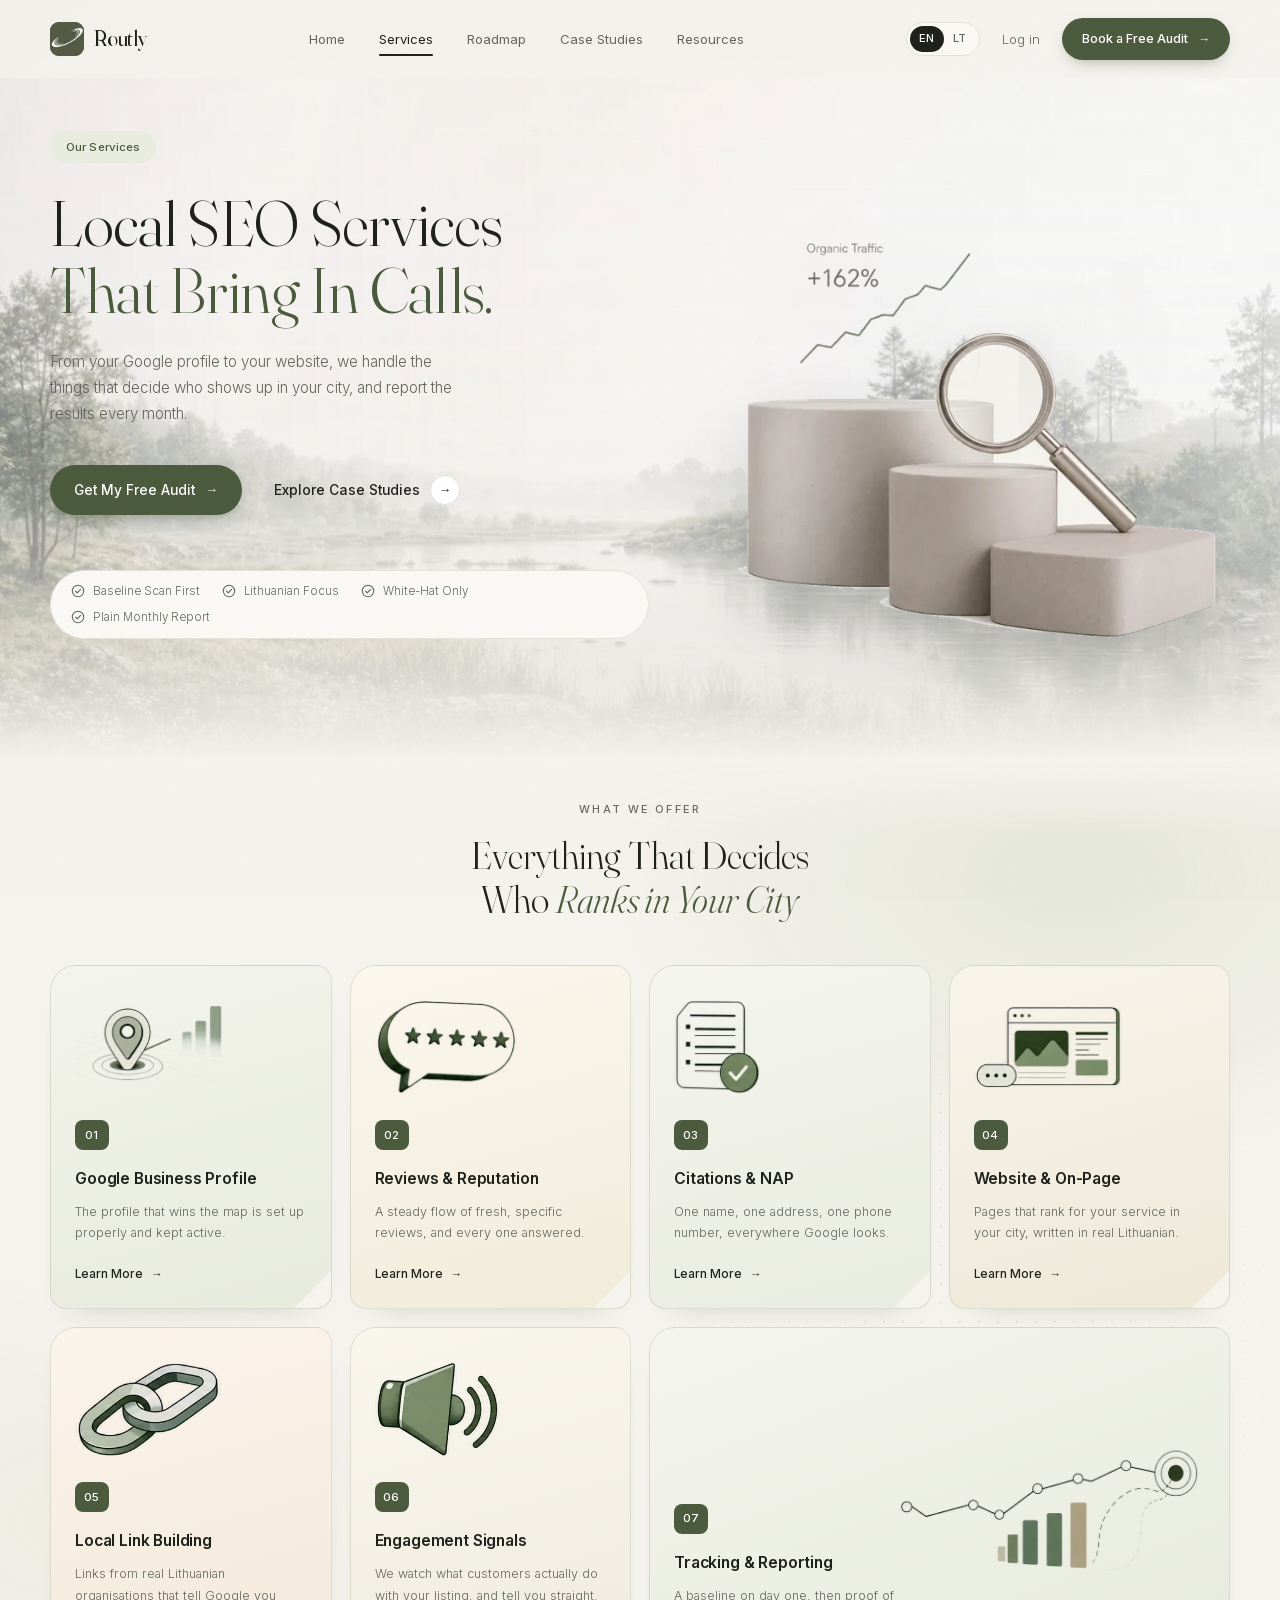
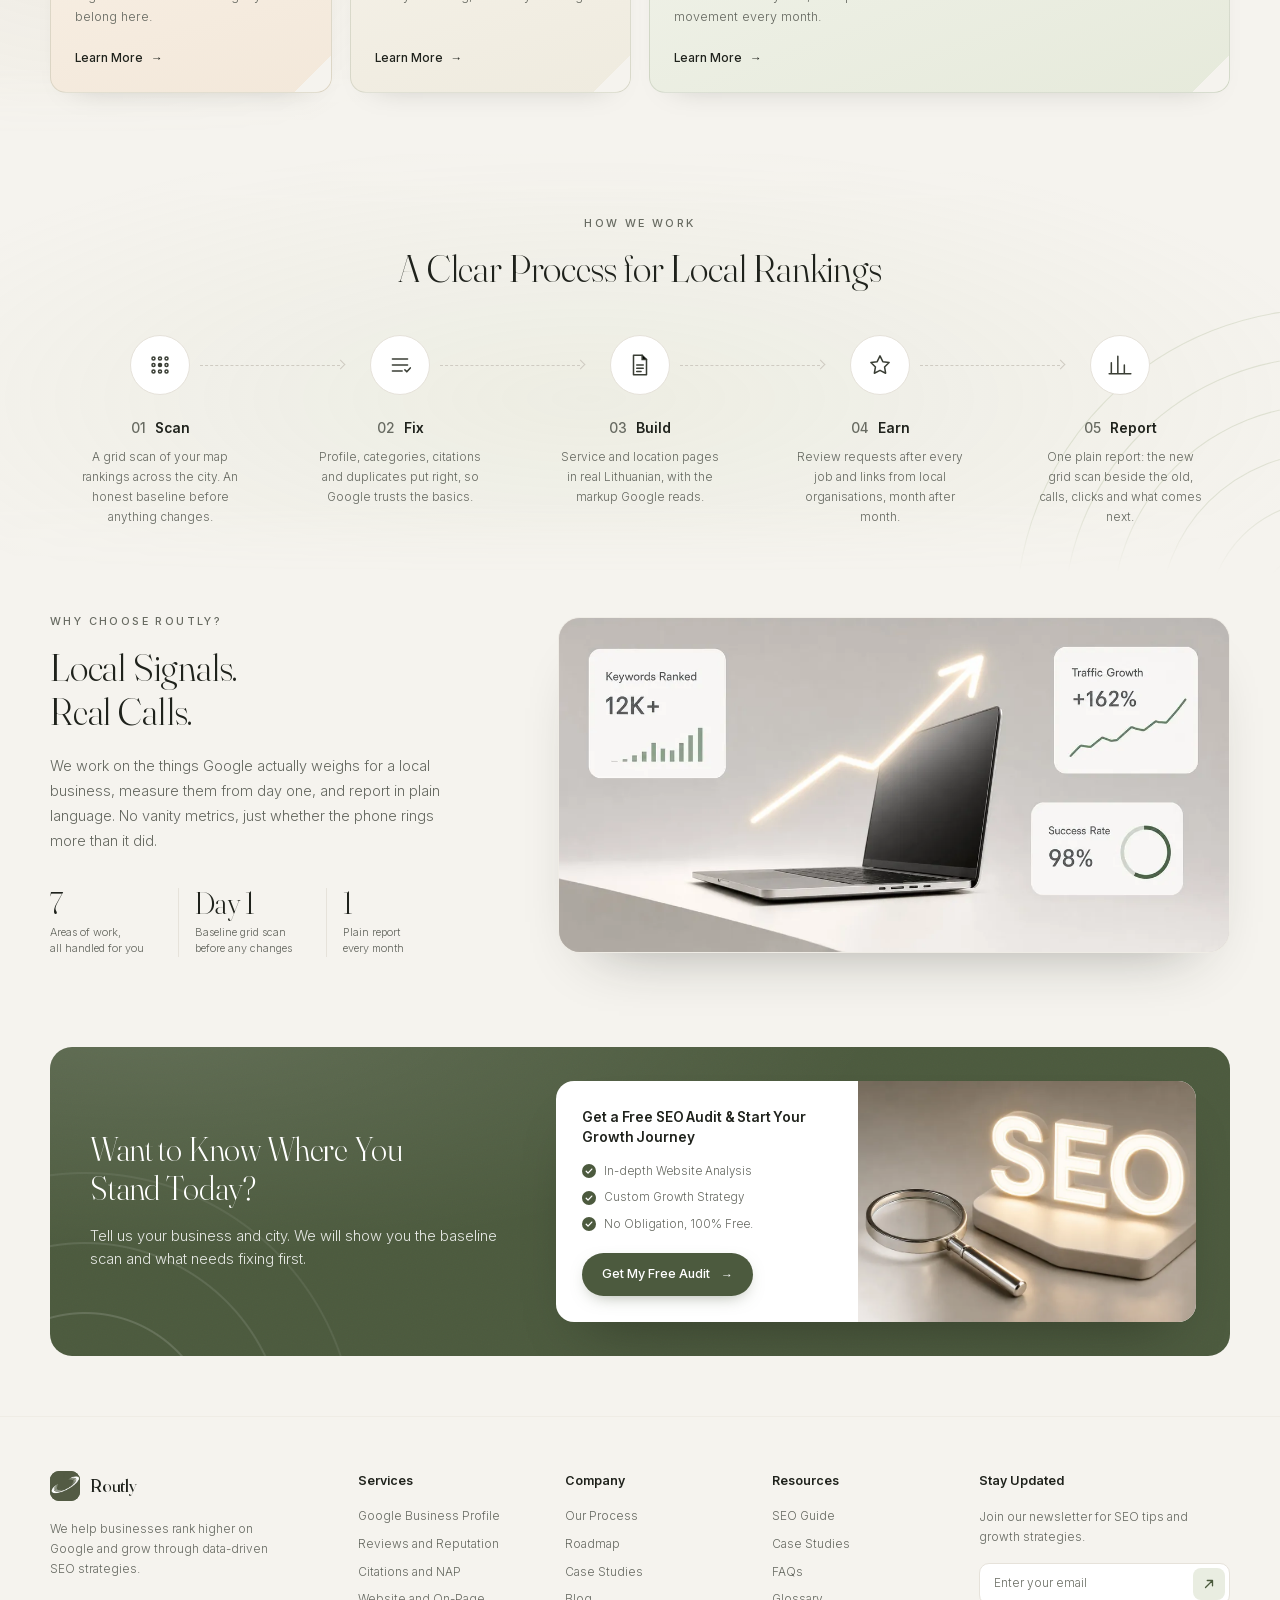
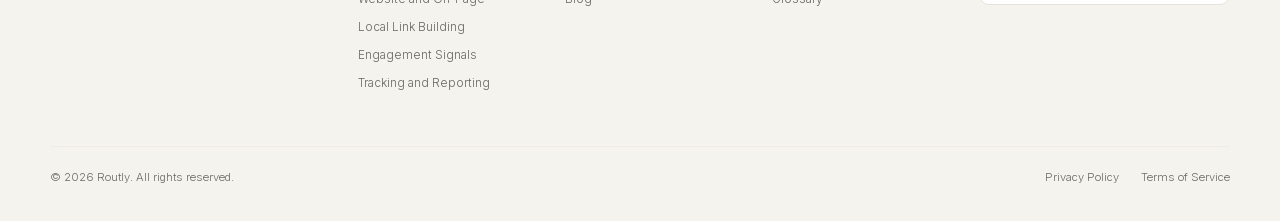
<file: services.html>
<!DOCTYPE html>
<html lang="en">
<head>
  <meta charset="UTF-8" />
  <meta name="viewport" content="width=device-width, initial-scale=1.0" />
  <meta name="theme-color" content="#F5F3EE" />
  <link rel="preload" media="(min-width: 961px)" href="assets/svc-hero-bg.webp" as="image" type="image/webp" fetchpriority="high" />
  <link rel="preload" media="(max-width: 960px)" href="assets/services-hero-480.webp" as="image" type="image/webp" fetchpriority="high" />
  <link rel="preload" href="assets/fonts/fraunces-latin.woff2" as="font" type="font/woff2" crossorigin />
  <link rel="preload" href="assets/fonts/inter-latin.woff2" as="font" type="font/woff2" crossorigin />
  <title>Local SEO Services in Lithuania | Routly</title>
  <meta name="description" content="Local SEO for Lithuanian businesses: Google Business Profile, reviews, citations, local pages, links and one plain monthly report. Measured from day one." />
  <link rel="canonical" href="https://seo-landing-page-nine.vercel.app/services.html" />
  <link rel="alternate" hreflang="en" href="https://seo-landing-page-nine.vercel.app/services.html" />
  <link rel="alternate" hreflang="lt" href="https://seo-landing-page-nine.vercel.app/lt/services.html" />
  <link rel="alternate" hreflang="x-default" href="https://seo-landing-page-nine.vercel.app/services.html" />
  <meta property="og:type" content="website" />
  <meta property="og:site_name" content="Routly" />
  <meta property="og:url" content="https://seo-landing-page-nine.vercel.app/services.html" />
  <meta property="og:title" content="Local SEO Services in Lithuania | Routly" />
  <meta property="og:description" content="Local SEO for Lithuanian businesses: Google Business Profile, reviews, citations, local pages, links and one plain monthly report. Measured from day one." />
  <meta property="og:image" content="https://seo-landing-page-nine.vercel.app/assets/og-image.jpg" />
  <meta property="og:image:width" content="1200" />
  <meta property="og:image:height" content="630" />
  <meta property="og:image:alt" content="Routly, data-led SEO agency" />
  <meta property="og:locale" content="en_US" />
  <meta property="og:locale:alternate" content="lt_LT" />
  <meta name="twitter:card" content="summary_large_image" />
  <meta name="twitter:title" content="Local SEO Services in Lithuania | Routly" />
  <meta name="twitter:description" content="Local SEO for Lithuanian businesses: Google Business Profile, reviews, citations, local pages, links and one plain monthly report. Measured from day one." />
  <meta name="twitter:image" content="https://seo-landing-page-nine.vercel.app/assets/og-image.jpg" />
  <link rel="icon" href="favicon.ico" sizes="32x32" />
  <link rel="icon" type="image/png" sizes="192x192" href="assets/favicon-192.png" />
  <link rel="apple-touch-icon" href="assets/apple-touch-icon.png" />
  <style id="site-css">@keyframes card-in{0%{opacity:0;transform:translateY(18px) scale(.97)}to{opacity:1;transform:translateY(0) scale(1)}}@keyframes card-float{0%,to{transform:translateY(0)}50%{transform:translateY(-6px)}}@keyframes line-draw{to{stroke-dashoffset:0}}@keyframes bar-grow{to{transform:scaleY(1)}}@keyframes logo-scroll{0%{transform:translateX(-50%)}to{transform:translateX(0)}}@keyframes rise-in{0%{opacity:0;transform:translateY(14px)}to{opacity:1;transform:translateY(0)}}@keyframes visual-in{0%{opacity:0;transform:translateY(22px) scale(.97)}to{opacity:1;transform:translateY(0) scale(1)}}@keyframes visual-float{0%,to{transform:translateY(0)}50%{transform:translateY(-8px)}}@keyframes panel-in{0%{opacity:0;transform:translateY(-6px)}to{opacity:1;transform:none}}@keyframes icon-pop{0%{opacity:0;transform:scale(.8)}to{opacity:1;transform:scale(1)}}@keyframes path-reveal{to{clip-path:inset(-40px -20px -40px -20px)}}@keyframes rocket-float{0%,to{transform:translate(0,0)}50%{transform:translate(3px,-5px)}}@font-face{font-family:"Fraunces";font-style:italic;font-weight:300;font-display:swap;src:url(/assets/fonts/fraunces-italic-latin-ext.woff2)format("woff2");unicode-range:U+0100-02BA,U+02BD-02C5,U+02C7-02CC,U+02CE-02D7,U+02DD-02FF,U+0304,U+0308,U+0329,U+1D00-1DBF,U+1E00-1E9F,U+1EF2-1EFF,U+2020,U+20A0-20AB,U+20AD-20C0,U+2113,U+2C60-2C7F,U+A720-A7FF}@font-face{font-family:"Fraunces";font-style:italic;font-weight:300;font-display:swap;src:url(/assets/fonts/fraunces-italic-latin.woff2)format("woff2");unicode-range:U+0000-00FF,U+0131,U+0152-0153,U+02BB-02BC,U+02C6,U+02DA,U+02DC,U+0304,U+0308,U+0329,U+2000-206F,U+20AC,U+2122,U+2191,U+2193,U+2212,U+2215,U+FEFF,U+FFFD}@font-face{font-family:"Fraunces";font-style:normal;font-weight:300 500;font-display:swap;src:url(/assets/fonts/fraunces-latin-ext.woff2)format("woff2");unicode-range:U+0100-02BA,U+02BD-02C5,U+02C7-02CC,U+02CE-02D7,U+02DD-02FF,U+0304,U+0308,U+0329,U+1D00-1DBF,U+1E00-1E9F,U+1EF2-1EFF,U+2020,U+20A0-20AB,U+20AD-20C0,U+2113,U+2C60-2C7F,U+A720-A7FF}@font-face{font-family:"Fraunces";font-style:normal;font-weight:300 500;font-display:swap;src:url(/assets/fonts/fraunces-latin.woff2)format("woff2");unicode-range:U+0000-00FF,U+0131,U+0152-0153,U+02BB-02BC,U+02C6,U+02DA,U+02DC,U+0304,U+0308,U+0329,U+2000-206F,U+20AC,U+2122,U+2191,U+2193,U+2212,U+2215,U+FEFF,U+FFFD}@font-face{font-family:"Inter";font-style:normal;font-weight:300 600;font-display:swap;src:url(/assets/fonts/inter-latin-ext.woff2)format("woff2");unicode-range:U+0100-02BA,U+02BD-02C5,U+02C7-02CC,U+02CE-02D7,U+02DD-02FF,U+0304,U+0308,U+0329,U+1D00-1DBF,U+1E00-1E9F,U+1EF2-1EFF,U+2020,U+20A0-20AB,U+20AD-20C0,U+2113,U+2C60-2C7F,U+A720-A7FF}@font-face{font-family:"Inter";font-style:normal;font-weight:300 600;font-display:swap;src:url(/assets/fonts/inter-latin.woff2)format("woff2");unicode-range:U+0000-00FF,U+0131,U+0152-0153,U+02BB-02BC,U+02C6,U+02DA,U+02DC,U+0304,U+0308,U+0329,U+2000-206F,U+20AC,U+2122,U+2191,U+2193,U+2212,U+2215,U+FEFF,U+FFFD}:root{--bg:#F5F3EE;--bg-2:#FAF9F6;--card:#FBFAF7;--line:#E6E2DA;--line-2:#EFECE5;--ink:#1F221C;--ink-2:#3A3E35;--muted:#63665E;--muted-2:#686B62;--olive:#4C5A3E;--olive-dark:#3F4C33;--olive-text:#4A5A3C;--sage:#E9EDE1;--sage-2:#DFE5D3;--white:#FFFFFF;--serif:"Fraunces", "Iowan Old Style", Georgia, serif;--sans:"Inter", -apple-system, BlinkMacSystemFont, "Segoe UI", Helvetica, Arial, sans-serif;--radius-lg:22px;--radius-md:16px;--radius-sm:12px;--container:1180px}*{box-sizing:border-box;margin:0;padding:0}html{scroll-behavior:smooth;-webkit-text-size-adjust:100%}body,h1,h2{font-weight:300;color:var(--ink)}body{font-family:var(--sans);background:var(--bg);line-height:1.6;-webkit-font-smoothing:antialiased}img,svg{display:block;max-width:100%}a{color:inherit;text-decoration:none}ol,ul{list-style:none}button,input{font:inherit}.container{width:min(var(--container),calc(100% - 48px));margin:0 auto}h1,h2{letter-spacing:-.005em;font-family:var(--serif);font-size:clamp(2.6rem,5.2vw,4.25rem);line-height:1.05}.pm-head h2 em,h1 em{font-style:normal;color:var(--olive-text)}h2{font-size:clamp(1.9rem,3vw,2.5rem);line-height:1.15}h3{font-size:.98rem;font-weight:600;letter-spacing:-.01em}p{color:var(--muted)}.btn,.eyebrow{font-weight:500}.eyebrow,h2{text-align:center}.eyebrow{font-size:.68rem;letter-spacing:.22em;text-transform:uppercase;color:var(--muted-2);margin-bottom:14px}.btn{display:inline-flex;align-items:center;gap:10px;padding:14px 24px;border-radius:999px;font-size:.86rem;white-space:nowrap;transition:background .18s ease,transform .18s ease,box-shadow .18s ease}.btn .arrow{font-size:.95em;transition:transform .18s ease}.btn:hover .arrow{transform:translateX(3px)}.btn-primary{background:var(--olive);color:var(--white);box-shadow:0 6px 18px -8px rgba(76,90,62,.6)}.btn-primary:hover{background:var(--olive-dark)}.btn-sm{padding:11px 20px;font-size:.8rem}.btn-ghost{background:0 0;color:var(--ink);padding-left:10px;padding-right:10px}.circle-arrow{display:inline-grid;place-items:center;width:30px;height:30px;border-radius:50%;border:1px solid var(--line);background:var(--white);font-size:.8rem;color:var(--ink);transition:transform .18s ease,border-color .18s ease}.btn-ghost:hover .circle-arrow{transform:translateX(3px);border-color:var(--olive)}.nav{position:sticky;top:0;z-index:50;background:rgba(245,243,238,.86);backdrop-filter:blur(10px);-webkit-backdrop-filter:blur(10px)}.nav-inner{display:flex;align-items:center;justify-content:space-between;height:78px}.brand{display:inline-flex;align-items:center;gap:10px}.brand-mark{width:34px;height:34px;border-radius:9px;background:var(--olive);color:var(--white);display:grid;place-items:center}.brand-mark svg{width:20px;height:20px}.brand-mark img{width:100%;height:100%;object-fit:cover;border-radius:inherit}.brand-name{font-family:var(--serif);font-size:1.35rem;font-weight:400;color:var(--ink);letter-spacing:-.01em}.nav-links{display:flex;gap:34px;font-size:.82rem;font-weight:400;color:var(--muted)}.nav-links a{position:relative;padding:6px 0;transition:color .15s ease}.lang-switch a:hover,.nav-links a.active,.nav-links a:hover,.nav-login:hover{color:var(--ink)}.nav-links a.active::after{content:"";position:absolute;left:0;right:0;bottom:0;height:1.5px;background:var(--ink);border-radius:2px}.nav-actions{display:flex;align-items:center;gap:22px}.nav-login{font-size:.82rem;color:var(--muted)}.lang-switch{display:inline-flex;align-items:center;border:1px solid var(--line);border-radius:999px;padding:3px;font-size:.7rem;font-weight:500;letter-spacing:.04em;background:var(--bg-2)}.lang-switch a{padding:4px 9px;border-radius:999px;color:var(--muted);transition:color .15s ease,background .15s ease}.lang-switch a.is-active{background:var(--ink);color:var(--white)}.hero{padding:42px 0 60px}.home-hero{position:relative;margin-top:-78px;padding-top:calc(42px + 78px);padding-bottom:110px}.home-hero::before{content:"";position:absolute;inset:0;z-index:0;background:linear-gradient(180deg,rgba(245,243,238,.3) 0%,rgba(245,243,238,.1) 28%,rgba(245,243,238,.08) 58%,rgba(245,243,238,.5) 84%,var(--bg) 100%),linear-gradient(90deg,rgba(245,243,238,0) 4%,rgba(245,243,238,.3) 22%,rgba(245,243,238,.26) 42%,rgba(245,243,238,0) 62%),url(/assets/hero-bg.webp)right 62%/112%auto no-repeat;pointer-events:none}.home-hero>.container{position:relative;z-index:1}@media (max-width:960px){.home-hero::before{background:linear-gradient(180deg,rgba(245,243,238,.42) 0%,rgba(245,243,238,.24) 28%,rgba(245,243,238,.22) 58%,rgba(245,243,238,.7) 86%,var(--bg) 100%),url(/assets/hero-bg-960.webp)center/cover no-repeat}}.hero-grid{display:grid;grid-template-columns:1.05fr .95fr;gap:40px;align-items:center}.pill,.stat-value .up{color:var(--olive-text)}.pill,.trust-chips li{border-radius:999px;font-size:.72rem}.pill{display:inline-block;padding:7px 16px;background:var(--sage);font-weight:500;letter-spacing:.01em}.hero-copy h1,.pill{margin-bottom:26px}.lede{max-width:420px;font-size:.95rem;line-height:1.7;margin-bottom:34px}.hero-ctas{display:flex;align-items:center;gap:22px;margin-bottom:30px}.trust-chips{display:flex;flex-wrap:wrap;gap:10px}.trust-chips li{display:inline-flex;align-items:center;gap:7px;padding:7px 14px;border:1px solid var(--line);color:var(--muted);background:var(--bg-2)}.trust-chips svg{width:14px;height:14px;color:var(--muted)}.hero-visual{display:flex;justify-content:flex-end}.hero-stage{position:relative;width:350px;margin-left:90px}.hero-arch{position:relative;width:100%;height:600px;border-radius:175px 175px 22px 22px;overflow:hidden;background:#f0e7e0;box-shadow:0 30px 60px -40px rgba(31,34,28,.45)}.hero-arch img{position:absolute;width:172.5%;max-width:none;height:auto;left:-68.3%;top:-8.3%}.stat-card{position:absolute;width:165px;padding:16px 16px 14px;border-radius:var(--radius-md);background:rgba(255,255,255,.94);border:1px solid var(--line-2);box-shadow:0 18px 40px -20px rgba(31,34,28,.35),0 1px 0 rgba(255,255,255,.7) inset;backdrop-filter:blur(6px);-webkit-backdrop-filter:blur(6px)}.stat-label{display:block;font-size:.66rem;color:var(--muted-2);margin-bottom:4px;letter-spacing:.01em}.stat-value{display:block;font-family:var(--serif);font-size:1.5rem;font-weight:400;color:var(--ink);line-height:1.1;margin-bottom:10px}.stat-value .up{font-family:var(--sans);font-size:.95rem}.stat-chart{width:100%;height:44px}.stat-1{left:-80px;top:44px}.stat-2{left:-100px;top:226px}.stat-3{left:-84px;top:404px}.stat-card{opacity:0;animation:card-in .8s cubic-bezier(.2,.7,.2,1) both,card-float 6s ease-in-out infinite}.stat-1{animation-delay:.15s,.95s}.stat-2{animation-delay:.35s,1.15s;animation-duration:.8s,7s}.stat-3{animation-delay:.55s,1.35s;animation-duration:.8s,6.5s}.stat-chart polyline{stroke-dasharray:1;stroke-dashoffset:1;animation:line-draw 1.4s cubic-bezier(.4,0,.2,1) forwards}.stat-1 .stat-chart polyline{animation-delay:.55s}.stat-3 .stat-chart polyline{animation-delay:.95s}.stat-chart.bars rect{transform-box:fill-box;transform-origin:bottom;transform:scaleY(0);animation:bar-grow .7s cubic-bezier(.2,.7,.2,1) forwards}.stat-chart.bars rect:nth-child(1){animation-delay:.7s}.stat-chart.bars rect:nth-child(2){animation-delay:.78s}.stat-chart.bars rect:nth-child(3){animation-delay:.86s}.stat-chart.bars rect:nth-child(4){animation-delay:.94s}.stat-chart.bars rect:nth-child(5){animation-delay:1.02s}.stat-chart.bars rect:nth-child(6){animation-delay:1.1s}.stat-chart.bars rect:nth-child(7){animation-delay:1.18s}.stat-chart.bars rect:nth-child(8){animation-delay:1.26s}.stat-chart.bars rect:nth-child(9){animation-delay:1.34s}.stat-value .count{font-variant-numeric:tabular-nums}@media (prefers-reduced-motion:reduce){.stat-card{opacity:1;animation:none}.stat-chart polyline{stroke-dasharray:none;stroke-dashoffset:0;animation:none}.stat-chart.bars rect{transform:none;animation:none}}.logos{padding:16px 0 60px}.logos .eyebrow{margin-bottom:26px}.logo-marquee{overflow:hidden;-webkit-mask-image:linear-gradient(90deg,transparent,#000 12%,#000 88%,transparent);mask-image:linear-gradient(90deg,transparent,#000 12%,#000 88%,transparent)}.logo-track{display:flex;width:max-content;animation:logo-scroll 28s linear infinite}.logo-marquee:hover .logo-track{animation-play-state:paused}.logo,.logo-row{align-items:center}.logo-row{display:flex;gap:0;flex-shrink:0}.logo-row li{padding:0 48px;white-space:nowrap}.logo{display:inline-flex;gap:8px;font-size:1.15rem;font-weight:500;color:var(--ink-2);opacity:.8;letter-spacing:-.01em}.logo-icon{width:20px;height:20px;color:var(--ink)}.logo-icon svg{width:100%;height:100%}.logo.fitfuel,.logo.lumora{font-family:var(--sans);font-weight:400;letter-spacing:-.02em}.logo.lumora{font-family:var(--serif);letter-spacing:.12em;font-size:1.05rem}.logo.saasdeck{font-weight:500}.logo.herbalix,.logo.pixelpro{font-weight:400}.logo.herbalix{font-family:var(--serif);font-size:1.2rem}.problem{padding:30px 0 70px;position:relative}.problem::before{z-index:0;background:radial-gradient(ellipse 900px 620px at 78% 32%,rgba(154,175,120,.2),transparent 65%),radial-gradient(ellipse 760px 540px at 24% 88%,rgba(183,199,152,.22),transparent 70%),url("data:image/svg+xml,%3Csvg%20xmlns%3D'http%3A%2F%2Fwww.w3.org%2F2000%2Fsvg'%20width%3D'600'%20height%3D'600'%3E%3Cg%20fill%3D'none'%20stroke%3D'%23aeb996'%20stroke-width%3D'1.2'%20opacity%3D'.4'%3E%3Ccircle%20cx%3D'-60'%20cy%3D'-60'%20r%3D'100'%2F%3E%3Ccircle%20cx%3D'-60'%20cy%3D'-60'%20r%3D'158'%2F%3E%3Ccircle%20cx%3D'-60'%20cy%3D'-60'%20r%3D'216'%2F%3E%3Ccircle%20cx%3D'-60'%20cy%3D'-60'%20r%3D'274'%2F%3E%3Ccircle%20cx%3D'-60'%20cy%3D'-60'%20r%3D'332'%2F%3E%3Ccircle%20cx%3D'-60'%20cy%3D'-60'%20r%3D'390'%2F%3E%3Ccircle%20cx%3D'-60'%20cy%3D'-60'%20r%3D'448'%2F%3E%3Ccircle%20cx%3D'-60'%20cy%3D'-60'%20r%3D'506'%2F%3E%3Ccircle%20cx%3D'-60'%20cy%3D'-60'%20r%3D'564'%2F%3E%3C%2Fg%3E%3C%2Fsvg%3E")no-repeat -70px -70px,linear-gradient(180deg,var(--bg) 0%,#eff2e5 30%,#ebefdf 62%,var(--bg) 100%)}.problem>.container{position:relative;z-index:1}.pm-grid{display:grid;grid-template-columns:minmax(0,1fr) 300px;gap:40px;align-items:end}.pm-main{min-width:0}.pm-head{margin-bottom:30px}.pm-pill{display:inline-block;padding:8px 18px;border-radius:999px;background:var(--sage);border:1px solid #d3dbc6;color:var(--olive-text);font-size:.66rem;font-weight:500;letter-spacing:.16em;text-transform:uppercase;margin-bottom:26px}.pm-head h2{text-align:left;font-size:clamp(2.2rem,4.2vw,3.4rem);line-height:1.08;margin-bottom:22px;max-width:13em}.pm-lede{max-width:620px;font-size:.95rem;line-height:1.7}.pm-bar{display:flex;justify-content:space-between;align-items:flex-end;gap:20px;margin-bottom:12px}.pm-bar-label{font-size:.8rem;font-weight:500;color:var(--ink);margin-bottom:10px}.pm-chips{display:flex;flex-wrap:wrap;gap:8px}.pm-chip,.pm-map{border:1px solid var(--line)}.pm-chip{padding:9px 16px;border-radius:10px;background:var(--bg-2);color:var(--ink-2);font-size:.78rem;font-weight:400;cursor:pointer;transition:background .18s ease,border-color .18s ease,color .18s ease}.pm-chip:hover{border-color:#c9d2b8;background:var(--card)}.pm-chip.is-active{background:var(--sage);border-color:#c9d2b8;color:var(--ink);font-weight:500}.pm-map{position:relative;aspect-ratio:1600/941;border-radius:14px;overflow:hidden;background:#edeae3;box-shadow:0 24px 50px -36px rgba(31,34,28,.4)}.pm-map img,.pm-map picture{position:absolute;inset:0;width:100%;height:100%}.pm-map img{object-fit:cover;filter:saturate(.5) brightness(1.05)}.pm-map::after,.problem::before,.services::after,.services::before,body::after{content:"";position:absolute;inset:0;pointer-events:none}.pm-map::after{background:rgba(245,243,238,.3)}.pm-dots{position:absolute;inset:0;z-index:2;display:grid;grid-template-columns:repeat(9,1fr);grid-template-rows:repeat(7,1fr);padding:3.5% 3% 2.5%}.pm-dot{position:relative;place-self:center;width:24px;height:24px;border-radius:50%;box-shadow:0 0 0 3px rgba(255,255,255,.96),0 6px 12px -4px rgba(31,34,28,.35);transition:background-color .35s ease}.pm-dot.g,.pm-legend .g{background:#5da35a}.pm-dot.y,.pm-legend .y{background:#e5c447}.pm-dot.r,.pm-legend .r{background:#e0605a}.pm-dot.is-you{box-shadow:0 0 0 3px #fff,0 0 0 5px var(--olive),0 6px 12px -4px rgba(31,34,28,.35)}.pm-zoom{position:absolute;right:14px;bottom:14px;z-index:3;display:flex;flex-direction:column;background:var(--white);border-radius:10px;box-shadow:0 6px 18px -8px rgba(31,34,28,.4);overflow:hidden;color:var(--ink);font-size:1.1rem;font-weight:400}.pm-zoom span{width:36px;height:36px;display:grid;place-items:center}.pm-zoom span+span{border-top:1px solid var(--line-2)}.pm-under{margin-top:14px}.pm-legend{display:inline-flex;gap:22px;padding:9px 14px;border:1px solid var(--line);border-radius:10px;background:var(--bg-2);font-size:.74rem;color:var(--ink-2)}.pm-foot span,.pm-legend li{display:inline-flex;align-items:center;gap:8px}.pm-legend i{width:11px;height:11px;border-radius:50%}.pm-foot{display:flex;align-items:center;gap:16px;margin-top:14px;font-size:.72rem;color:var(--muted)}.pm-foot span{gap:6px}.pm-foot svg{width:14px;height:14px;color:var(--muted)}.pm-sep{width:1px;height:14px;background:var(--line)}.pm-side{display:grid;gap:14px;padding-bottom:44px}.pm-stat{display:flex;align-items:center;gap:18px;padding:22px;border:1px solid var(--line);border-radius:16px;background:var(--bg-2)}.pm-stat-icon{width:64px;height:64px;flex-shrink:0;border-radius:50%;background:var(--sage);color:var(--olive-text);display:grid;place-items:center}.pm-stat-icon svg{width:28px;height:28px}.pm-stat-body{display:block;min-width:0}.pm-stat-label{display:block;font-size:.78rem;color:var(--muted);margin-bottom:6px}.pm-stat-value{display:flex;align-items:baseline;gap:10px;font-family:var(--serif);font-size:2.1rem;line-height:1;color:var(--ink);margin-bottom:8px}.pm-count{font-variant-numeric:tabular-nums}.pm-delta{display:inline-flex;align-items:center;gap:3px;font-family:var(--sans);font-size:.82rem;font-weight:500;color:var(--olive-text)}.pm-delta svg{width:12px;height:12px}.pm-delta.bad{color:#a94840}.sr-only{position:absolute;width:1px;height:1px;padding:0;margin:-1px;overflow:hidden;clip:rect(0 0 0 0);white-space:nowrap;border:0}.pm-stat-sub{display:block;font-size:.72rem;color:var(--muted-2)}.pm-cta{padding:22px;border:1px solid var(--line);border-radius:16px;background:var(--bg-2)}.pm-cta-head{display:flex;align-items:center;gap:12px;margin-bottom:10px}.pm-cta-icon{width:38px;height:38px;flex-shrink:0;border-radius:50%;background:var(--sage);color:var(--olive-text);display:grid;place-items:center}.pm-cta-icon svg{width:18px;height:18px}.pm-cta h3{font-size:.9rem}.pm-cta p{font-size:.76rem;line-height:1.65;margin-bottom:16px}.js .pm-map.rv .pm-dot{scale:0;transition:scale .5s cubic-bezier(.2,.8,.25,1.25),background-color .35s ease;transition-delay:calc(var(--d, 0s) + .25s + var(--i)*16ms),0s}.js .pm-map.rv.in .pm-dot{scale:1}@media (prefers-reduced-motion:reduce){.js .pm-map.rv .pm-dot{scale:1;transition:none}}.results,.services{padding:70px 0}.process{padding:78px 0 46px}body::after{position:fixed;z-index:99;opacity:.05;mix-blend-mode:multiply;background:url("data:image/svg+xml,%3Csvg%20xmlns%3D'http%3A%2F%2Fwww.w3.org%2F2000%2Fsvg'%20width%3D'180'%20height%3D'180'%3E%3Cfilter%20id%3D'n'%3E%3CfeTurbulence%20type%3D'fractalNoise'%20baseFrequency%3D'0.8'%20numOctaves%3D'3'%20stitchTiles%3D'stitch'%2F%3E%3C%2Ffilter%3E%3Crect%20width%3D'180'%20height%3D'180'%20filter%3D'url(%23n)'%20opacity%3D'.6'%2F%3E%3C%2Fsvg%3E")}.cta-banner,.process,.results,.roadmap,.services{position:relative}.process>.container,.results>.container,.roadmap>.container,.services>.container{position:relative;z-index:1}.services::after,.services::before{z-index:0}.services::before{background:radial-gradient(ellipse 780px 480px at 84% 12%,rgba(154,175,120,.16),transparent 62%),radial-gradient(ellipse 600px 420px at 6% 78%,rgba(196,183,138,.1),transparent 65%);-webkit-mask-image:linear-gradient(180deg,transparent 0,#000 70px,#000 calc(100% - 70px),transparent 100%);mask-image:linear-gradient(180deg,transparent 0,#000 70px,#000 calc(100% - 70px),transparent 100%)}.services::after{background-image:radial-gradient(rgba(85,95,60,.16) 1px,transparent 1px);background-size:19px 19px;-webkit-mask-image:radial-gradient(ellipse 46% 52%at 76% 58%,#000,transparent 72%);mask-image:radial-gradient(ellipse 46% 52%at 76% 58%,#000,transparent 72%)}.process::before{background:radial-gradient(ellipse 1100px 380px at 46% 60%,rgba(183,199,152,.12),transparent 70%),url("data:image/svg+xml,%3Csvg%20xmlns%3D'http%3A%2F%2Fwww.w3.org%2F2000%2Fsvg'%20width%3D'340'%20height%3D'340'%3E%3Cg%20fill%3D'none'%20stroke%3D'%23aeb996'%20stroke-width%3D'1.1'%20opacity%3D'.3'%3E%3Ccircle%20cx%3D'340'%20cy%3D'340'%20r%3D'70'%2F%3E%3Ccircle%20cx%3D'340'%20cy%3D'340'%20r%3D'118'%2F%3E%3Ccircle%20cx%3D'340'%20cy%3D'340'%20r%3D'166'%2F%3E%3Ccircle%20cx%3D'340'%20cy%3D'340'%20r%3D'214'%2F%3E%3Ccircle%20cx%3D'340'%20cy%3D'340'%20r%3D'262'%2F%3E%3Ccircle%20cx%3D'340'%20cy%3D'340'%20r%3D'310'%2F%3E%3C%2Fg%3E%3C%2Fsvg%3E")no-repeat calc(100% + 46px) calc(100% + 46px)}.process::before,.results::before,.roadmap::before{content:"";position:absolute;inset:0;z-index:0;pointer-events:none;-webkit-mask-image:linear-gradient(180deg,transparent 0,#000 70px,#000 calc(100% - 70px),transparent 100%);mask-image:linear-gradient(180deg,transparent 0,#000 70px,#000 calc(100% - 70px),transparent 100%)}.results::before{background:radial-gradient(circle at 16% 38%,rgba(122,145,118,.13),transparent 58%),radial-gradient(circle at 90% 78%,rgba(196,178,138,.11),transparent 55%)}.roadmap::before{background:radial-gradient(ellipse 760px 460px at 88% 6%,rgba(154,175,120,.14),transparent 62%),radial-gradient(ellipse 640px 420px at 4% 72%,rgba(196,183,138,.1),transparent 65%),url("data:image/svg+xml,%3Csvg%20xmlns%3D'http%3A%2F%2Fwww.w3.org%2F2000%2Fsvg'%20width%3D'400'%20height%3D'400'%3E%3Cg%20fill%3D'none'%20stroke%3D'%23aeb996'%20stroke-width%3D'1.1'%20opacity%3D'.34'%3E%3Ccircle%20cx%3D'400'%20cy%3D'0'%20r%3D'80'%2F%3E%3Ccircle%20cx%3D'400'%20cy%3D'0'%20r%3D'130'%2F%3E%3Ccircle%20cx%3D'400'%20cy%3D'0'%20r%3D'180'%2F%3E%3Ccircle%20cx%3D'400'%20cy%3D'0'%20r%3D'230'%2F%3E%3Ccircle%20cx%3D'400'%20cy%3D'0'%20r%3D'280'%2F%3E%3Ccircle%20cx%3D'400'%20cy%3D'0'%20r%3D'330'%2F%3E%3Ccircle%20cx%3D'400'%20cy%3D'0'%20r%3D'380'%2F%3E%3C%2Fg%3E%3C%2Fsvg%3E")no-repeat calc(100% + 56px) -56px}.cta-banner{isolation:isolate}.cta-banner::after,.cta-banner::before{content:"";position:absolute;inset:0;z-index:-1;pointer-events:none}.cta-banner::before{background:radial-gradient(circle at 3% 128%,transparent 128px,rgba(255,255,255,.14) 129px,rgba(255,255,255,.14) 130px,transparent 131px),radial-gradient(circle at 3% 128%,transparent 198px,rgba(255,255,255,.1) 199px,rgba(255,255,255,.1) 200px,transparent 201px),radial-gradient(circle at 3% 128%,transparent 268px,rgba(255,255,255,.07) 269px,rgba(255,255,255,.07) 270px,transparent 271px),radial-gradient(ellipse 120% 150%at 8% -10%,rgba(255,255,255,.12),transparent 52%)}.cta-banner::after{opacity:.12;mix-blend-mode:soft-light;background:url("data:image/svg+xml,%3Csvg%20xmlns%3D'http%3A%2F%2Fwww.w3.org%2F2000%2Fsvg'%20width%3D'180'%20height%3D'180'%3E%3Cfilter%20id%3D'n'%3E%3CfeTurbulence%20type%3D'fractalNoise'%20baseFrequency%3D'0.8'%20numOctaves%3D'3'%20stitchTiles%3D'stitch'%2F%3E%3C%2Ffilter%3E%3Crect%20width%3D'180'%20height%3D'180'%20filter%3D'url(%23n)'%20opacity%3D'.6'%2F%3E%3C%2Fsvg%3E")}.process h2,.results h2,.services h2{margin-bottom:44px}.service-grid{display:grid;grid-template-columns:repeat(6,1fr);gap:12px}.service-card{background:var(--card);border:1px solid var(--line-2);border-radius:var(--radius-md);padding:30px 20px 26px;text-align:center;display:flex;flex-direction:column;align-items:center;transition:transform .2s ease,box-shadow .2s ease,border-color .2s ease}.service-card:hover{transform:translateY(-3px);border-color:var(--sage-2);box-shadow:0 24px 40px -30px rgba(31,34,28,.35)}.icon-circle{width:52px;height:52px;border-radius:50%;background:var(--sage);color:var(--olive-text);display:grid;place-items:center;margin-bottom:22px}.icon-circle svg{width:24px;height:24px}.service-card h3{margin-bottom:12px;font-size:.86rem}.service-card p{font-size:.72rem;line-height:1.7;margin-bottom:26px;flex:1}.learn{display:inline-flex;align-items:center;gap:8px;font-size:.74rem;font-weight:500;color:var(--ink)}.learn .arrow{transition:transform .18s ease}.learn:hover .arrow{transform:translateX(3px)}.step,.steps{position:relative}.steps{display:grid;grid-template-columns:repeat(5,1fr);gap:20px;counter-reset:step}.step{text-align:center}.step-icon{width:60px;height:60px;border-radius:50%;background:var(--white);border:1px solid var(--line);color:var(--ink-2);display:grid;place-items:center;margin:0 auto 22px;position:relative;z-index:1}.step-icon svg{width:26px;height:26px}.step:not(:last-child)::before{content:"";position:absolute;top:30px;left:calc(50% + 40px);right:calc(-50% + 40px);border-top:1.5px dashed #cfcbc2}.step:not(:last-child)::after{content:"";position:absolute;top:26.5px;right:calc(-50% + 36px);width:6px;height:6px;border-right:1.5px solid #cfcbc2;border-top:1.5px solid #cfcbc2;transform:rotate(45deg)}.step-title{display:block;font-size:.86rem;font-weight:600;margin-bottom:8px;color:var(--ink)}.step-title .num{color:var(--muted-2);font-weight:500;margin-right:6px}.step p{font-size:.74rem;line-height:1.7;max-width:170px;margin:0 auto}.result-grid{display:grid;grid-template-columns:repeat(3,1fr);gap:16px}.result-card{background:var(--card);border:1px solid var(--line-2);border-radius:var(--radius-lg);padding:26px 26px 22px;display:flex;flex-direction:column;transition:transform .2s ease,box-shadow .2s ease}.result-card:hover{transform:translateY(-3px);box-shadow:0 24px 40px -30px rgba(31,34,28,.35)}.result-brand{font-size:1.05rem;margin-bottom:18px;opacity:1}.cta-checks li,.result-card h3{font-size:.98rem;margin-bottom:8px}.result-card p{font-size:.76rem;line-height:1.7;max-width:240px;margin-bottom:18px}.result-chart{width:100%;height:96px;margin-bottom:18px}.result-card .learn{align-self:center;padding-top:14px;border-top:1px solid var(--line-2);width:100%;justify-content:center}.cta{padding:20px 0 60px}.cta-banner,.cta-card{display:grid;overflow:hidden}.cta-banner{background:var(--olive);border-radius:var(--radius-lg);padding:34px 34px 34px 40px;grid-template-columns:.9fr 1.35fr;gap:40px;align-items:center;color:var(--white)}.cta-copy h2{text-align:left;color:var(--white);font-size:clamp(1.8rem,2.6vw,2.35rem)}.cta-copy p{color:rgba(255,255,255,.85);font-size:.92rem}.cta-card{background:var(--white);border-radius:18px;grid-template-columns:1fr 1.12fr;color:var(--ink);box-shadow:0 30px 60px -30px rgba(0,0,0,.35)}.cta-card-body{padding:26px 22px 26px 26px}.cta-card-body h3{font-size:.86rem;margin-bottom:14px;line-height:1.5}.cta-checks{margin-bottom:20px}.cta-checks li{display:flex;align-items:center;gap:8px;font-size:.72rem;color:var(--muted)}.cta-checks svg{width:14px;height:14px;flex:0 0 14px}.cta-card-img{position:relative;min-height:100%}.cta-card-img img{width:100%;height:100%;object-fit:cover;object-position:84% 50%;position:absolute;inset:0}.footer{padding:54px 0 34px;border-top:1px solid var(--line-2)}.footer-grid{display:grid;grid-template-columns:1.6fr 1fr 1fr 1fr 1.5fr;gap:40px}.cta-copy h2,.footer-brand .brand{margin-bottom:18px}.footer-brand .brand-mark{width:30px;height:30px}.footer-brand .brand-name{font-size:1.15rem}.footer-brand p,.footer-news p{font-size:.74rem;line-height:1.7}.footer-brand p{max-width:240px;margin-bottom:20px}.socials{display:flex;gap:10px}.news-form,.socials a{border:1px solid var(--line)}.socials a{width:34px;height:34px;border-radius:50%;display:grid;place-items:center;color:var(--ink-2);transition:border-color .15s ease,background .15s ease}.socials a:hover{border-color:var(--olive);background:var(--white)}.socials svg{width:16px;height:16px}.footer-col h4{font-size:.78rem;font-weight:600;margin-bottom:16px}.footer-col a{display:block;font-size:.74rem;color:var(--muted);margin-bottom:9px;transition:color .15s ease}.footer-col a:hover,.footer-col h4,.footer-legal a:hover{color:var(--ink)}.footer-news p{margin-bottom:16px}.news-form{display:flex;align-items:center;border-radius:10px;background:var(--white);padding:4px 4px 4px 14px}.news-form input{flex:1;min-width:0;border:0;outline:0;background:0 0;font-size:.74rem;color:var(--ink)}.news-form input::placeholder{color:var(--muted-2)}.news-form button{width:32px;height:32px;border-radius:8px;border:0;background:var(--sage);color:var(--olive-text);display:grid;place-items:center;cursor:pointer;transition:background .15s ease}.news-form button:hover{background:var(--sage-2)}.news-form button svg{width:14px;height:14px}.footer-bottom{display:flex;justify-content:space-between;align-items:center;margin-top:44px;padding-top:22px;border-top:1px solid var(--line-2);font-size:.7rem;color:var(--muted-2)}.footer-legal{display:flex;gap:22px}[id]{scroll-margin-top:92px}.svc-hero{padding:40px 0 110px;position:relative;margin-top:-78px;padding-top:calc(40px + 78px)}.svc-hero::before{content:"";position:absolute;inset:0;z-index:0;pointer-events:none;background:linear-gradient(180deg,rgba(245,243,238,.3) 0%,rgba(245,243,238,.1) 28%,rgba(245,243,238,.08) 58%,rgba(245,243,238,.5) 84%,var(--bg) 100%),linear-gradient(90deg,rgba(245,243,238,0) 4%,rgba(245,243,238,.3) 22%,rgba(245,243,238,.26) 42%,rgba(245,243,238,0) 62%),url(/assets/svc-hero-bg.webp)right 74%/112%auto no-repeat}.svc-hero>.container{position:relative;z-index:1}@media (max-width:960px){.svc-hero::before{background:linear-gradient(180deg,rgba(245,243,238,.42) 0%,rgba(245,243,238,.24) 28%,rgba(245,243,238,.22) 58%,rgba(245,243,238,.7) 86%,var(--bg) 100%),url(/assets/svc-hero-bg-960.webp)center/cover no-repeat}}.svc-hero-grid{grid-template-columns:1.05fr .95fr;grid-template-areas:"copy visual""trust visual";align-items:center;row-gap:26px}.svc-hero .hero-copy{grid-area:copy}.svc-hero .hero-copy h1{font-size:clamp(2.2rem,5vw,4rem)}.svc-hero .hero-ctas{margin-bottom:0}.svc-hero-visual{grid-area:visual;display:flex;justify-content:center;align-items:center;padding:56px 0 0}.svc-hero-visual picture{display:block;width:min(100%,600px);opacity:0;animation:visual-in .9s cubic-bezier(.2,.7,.2,1) .2s forwards,visual-float 7s ease-in-out 1.1s infinite}.svc-hero-visual img{width:100%;height:auto}.svc-hero .hero-copy>*{opacity:0;animation:rise-in .7s cubic-bezier(.2,.7,.2,1) forwards}.svc-hero .hero-copy>:nth-child(1){animation-delay:.05s}.svc-hero .hero-copy>:nth-child(2){animation-delay:.15s}.svc-hero .hero-copy>:nth-child(3){animation-delay:.25s}.svc-hero .hero-copy>:nth-child(4){animation-delay:.35s}.svc-hero .trust-bar{opacity:0;animation:rise-in .7s cubic-bezier(.2,.7,.2,1) .5s forwards}.svc-hero-visual picture img{filter:drop-shadow(0 30px 40px rgba(31,34,28,.18))}@media (prefers-reduced-motion:reduce){.svc-hero .hero-copy>*,.svc-hero .trust-bar,.svc-hero-visual picture{opacity:1;animation:none}}.trust-bar,.trust-bar li{display:inline-flex;align-items:center}.trust-bar{grid-area:trust;justify-self:start;flex-wrap:wrap;gap:8px 22px;padding:11px 20px;border:1px solid var(--line);border-radius:999px;background:var(--bg-2)}.trust-bar li{gap:8px;font-size:.72rem;color:var(--muted);white-space:nowrap}.trust-bar svg{width:14px;height:14px;color:var(--muted)}.offer{padding:40px 0 44px}.offer h2 em{font-style:italic;font-weight:300;color:var(--olive-text)}.offer-grid{grid-template-columns:repeat(4,1fr);gap:18px}.offer-card{position:relative;text-align:left;align-items:flex-start;padding:22px 24px 24px;border-radius:26px 16px 16px 16px;border:1px solid rgba(76,90,62,.14);overflow:hidden;box-shadow:0 14px 30px -26px rgba(31,34,28,.35)}.offer-card::after{content:"";position:absolute;right:-1px;bottom:-1px;width:38px;height:38px;background:linear-gradient(to top left,var(--bg) 50%,transparent 50.5%);pointer-events:none}.offer-card:hover{border-color:rgba(76,90,62,.28)}.offer-tint-1{background:linear-gradient(165deg,#f3f4ec 0,#e7ebdc 100%)}.offer-tint-2{background:linear-gradient(165deg,#fbf7ed 0,#f1ebda 100%)}.offer-tint-3{background:linear-gradient(165deg,#f4f5ee 0,#e9ece0 100%)}.offer-tint-4{background:linear-gradient(165deg,#f8f4ea 0,#eee8d8 100%)}.offer-tint-5{background:linear-gradient(165deg,#fbf4eb 0,#f3e8da 100%)}.offer-tint-6{background:linear-gradient(165deg,#f9f6ee 0,#efebdf 100%)}.offer-tint-7{background:linear-gradient(160deg,#f4f5ee 0,#e6eadb 100%)}.offer-art{width:100%;height:118px;justify-content:flex-start;margin-bottom:14px}.offer-art img,.offer-art picture{display:block;max-width:80%;max-height:100%;width:auto;object-fit:contain}.offer-art,.offer-art picture{display:flex;align-items:center}.offer-art picture{height:100%}.offer-art img{height:auto}.offer-num{display:inline-flex;align-items:center;justify-content:center;min-width:34px;height:30px;padding:0 8px;border-radius:8px;background:var(--olive);color:#fff;font-size:.72rem;font-weight:500;letter-spacing:.04em;margin-bottom:16px}.offer-card h3{font-size:.98rem;margin-bottom:10px}.offer-card p{font-size:.78rem;line-height:1.7;margin-bottom:22px}.offer-text{flex:1}.offer-card-wide{grid-column:span 2;padding-right:0;min-height:270px}.offer-card-wide .offer-art img,.offer-card-wide .offer-art picture{max-width:100%}.offer-card-wide .offer-art{position:absolute;right:5%;top:50%;transform:translateY(-50%);width:52%;height:70%;justify-content:flex-end;margin:0;pointer-events:none}.offer-card-wide .offer-num{margin-top:auto}.offer-card-wide .offer-text{flex:0 0 auto;max-width:40%;position:relative;z-index:1}.offer-card-wide .learn{position:relative;z-index:1}.why{padding:40px 0 70px}.why-grid{display:grid;grid-template-columns:.8fr 1.2fr;gap:60px;align-items:center}.why-copy .eyebrow,.why-copy h2{text-align:left}.why-copy h2{margin-bottom:20px;text-wrap:balance}.why-lede{font-size:.9rem;line-height:1.75;max-width:400px;margin-bottom:34px}.why-stats{display:flex;gap:34px}.why-stats li{display:flex;flex-direction:column;gap:6px}.why-stats li+li{padding-left:16px;border-left:1px solid var(--line)}.why-num{font-family:var(--serif);font-size:1.9rem;line-height:1;color:var(--ink)}.why-label{font-size:.68rem;line-height:1.5;color:var(--muted)}.why-visual{border-radius:var(--radius-lg);overflow:hidden;border:1px solid var(--line-2);box-shadow:0 30px 60px -40px rgba(31,34,28,.45);aspect-ratio:2/1;background:#d9d4ce}.why-visual img{width:100%;height:100%;object-fit:cover}.offer-panel{grid-column:1/-1;display:none;position:relative;margin-top:4px}html:not(.js) .offer-panel{display:block}.offer-panel.open{display:block;animation:panel-in .35s ease}.offer-panel-inner{position:relative;background:var(--card);border:1px solid var(--sage-2);border-radius:var(--radius-lg);padding:32px 36px;box-shadow:0 24px 40px -30px rgba(31,34,28,.3)}.offer-panel-inner::before{content:"";position:absolute;top:-8px;left:var(--caret, 60px);width:14px;height:14px;background:var(--card);border-left:1px solid var(--sage-2);border-top:1px solid var(--sage-2);transform:translateX(-50%) rotate(45deg)}.offer-panel-body{max-width:900px}.offer-panel-kicker{display:flex;align-items:center;gap:12px;font-size:.72rem;font-weight:500;letter-spacing:.12em;text-transform:uppercase;margin-bottom:16px}.offer-panel-kicker .acc-num{font-family:var(--serif);font-size:.9rem;letter-spacing:.06em;color:var(--muted-2);text-transform:none}.offer-panel-kicker .acc-num::after{content:"";display:inline-block;width:22px;height:1px;background:var(--line);margin-left:12px;vertical-align:middle}.offer-card.is-open{border-color:var(--sage-2);box-shadow:0 24px 40px -30px rgba(31,34,28,.35)}.offer-card.is-open .learn,.offer-panel-kicker{color:var(--olive-text)}@media (prefers-reduced-motion:reduce){.offer-panel.open{animation:none}.btn,.btn .arrow,.circle-arrow,.learn .arrow,.service-card{transition:none}}.svc-body{font-size:.9rem;line-height:1.75;margin-bottom:24px}.svc-label{font-size:.66rem;font-weight:500;letter-spacing:.2em;text-transform:uppercase;color:var(--muted);margin-bottom:14px}.svc-points{display:grid;grid-template-columns:1fr 1fr;gap:12px 24px}.svc-note,.svc-points li{display:flex;align-items:flex-start;gap:10px;font-size:.8rem;color:var(--ink-2);line-height:1.55}.svc-note svg,.svc-points svg{width:16px;height:16px;flex:0 0 16px;margin-top:2px}.svc-note{gap:9px;margin-top:22px;padding:12px 14px;border-radius:10px;background:var(--sage);color:var(--olive-text);font-size:.76rem}.svc-note svg{width:15px;height:15px;flex:0 0 15px}.roadmap{padding:44px 0 56px}.rm-head{text-align:center;margin-bottom:44px}.rm-head h1{font-size:clamp(2.1rem,3.8vw,3rem);margin-bottom:18px;text-wrap:balance}.rm-lede{max-width:620px;margin:0 auto;font-size:.92rem;line-height:1.7}.rm-grid{position:relative;display:grid;grid-template-columns:repeat(5,1fr);column-gap:14px;row-gap:0;padding:18px 0}.rm-path{position:absolute;inset:0;width:100%;height:100%;color:var(--olive-text);pointer-events:none;z-index:2;overflow:visible}.rm-card{position:relative;isolation:isolate;display:flex;flex-direction:column;padding:24px 20px 26px;border:1px solid var(--line);border-radius:18px;background:var(--bg-2)}@supports (grid-template-rows:subgrid){.rm-card{display:grid;grid-template-rows:subgrid;grid-row:span 9;align-content:start}}.rm-card.is-now{border-color:transparent;background:0 0;z-index:1}.rm-card.is-now::before{content:"";position:absolute;inset:-18px 0;z-index:-1;background:var(--sage);border:1px solid #c9d2b8;border-radius:18px;box-shadow:0 18px 40px -28px rgba(31,34,28,.28)}.rm-phase{font-size:.7rem;font-weight:500;letter-spacing:.02em;color:var(--muted-2);margin-bottom:6px}.rm-title{font-family:var(--sans);font-size:.98rem;font-weight:600;letter-spacing:-.01em;line-height:1.3;text-align:left;color:var(--ink);margin-bottom:2px}.rm-time{font-size:.82rem;color:var(--muted);margin-bottom:22px}.rm-icon,.rm-track{display:flex;justify-content:center}.rm-icon{height:96px;align-items:flex-end;color:var(--olive);margin-bottom:10px}.rm-icon svg{width:auto;height:84px;max-width:100%;opacity:0;transform:scale(.8);animation:icon-pop .6s cubic-bezier(.2,.8,.3,1.2) forwards}.rm-card.is-now .rm-icon svg{height:90px}.rm-track{position:relative;height:24px;margin-bottom:20px;align-items:center}html:not(.js) .rm-track::before{content:"";position:absolute;left:-20px;right:-20px;top:50%;border-top:2px dashed var(--olive-text);opacity:.8}.rm-dot{position:relative;width:14px;height:14px;border-radius:50%;background:var(--olive-text);box-shadow:0 0 0 4px var(--bg-2)}.rm-card.is-now .rm-dot{box-shadow:0 0 0 4px var(--sage)}.rm-label{font-size:.78rem;font-weight:600;color:var(--ink);margin-bottom:4px}.rm-text{font-size:.76rem;line-height:1.7;color:var(--muted)}.rm-text+.rm-label{margin-top:20px}.rm-card.is-now .rm-text{color:var(--ink-2)}.rm-foot{margin:40px 0 12px}.rm-note{max-width:560px;margin:0 auto;text-align:center;font-size:.78rem;line-height:1.7;color:var(--muted)}.rm-page .cta{padding-top:20px}.rm-card,.rm-head>*{opacity:0;animation:rise-in .7s cubic-bezier(.2,.7,.2,1) forwards}.rm-head>:nth-child(2){animation-delay:.1s}.rm-head>:nth-child(3){animation-delay:.2s}.rm-card:nth-child(2){animation-delay:.25s}.rm-card:nth-child(3){animation-delay:.35s}.rm-card:nth-child(4){animation-delay:.45s}.rm-card:nth-child(5){animation-delay:.55s}.rm-card:nth-child(6){animation-delay:.65s}.rm-card:nth-child(2) .rm-icon svg{animation-delay:.6s}.rm-card:nth-child(3) .rm-icon svg{animation-delay:.7s}.rm-card:nth-child(4) .rm-icon svg{animation-delay:.8s}.rm-card:nth-child(5) .rm-icon svg{animation-delay:.9s}.rm-card:nth-child(2) .rm-dot,.rm-card:nth-child(6) .rm-icon svg{animation-delay:1s}.rm-dot{opacity:0;transform:scale(0);animation:icon-pop .45s cubic-bezier(.2,.8,.3,1.3) forwards}.rm-card:nth-child(3) .rm-dot{animation-delay:1.5s}.rm-card:nth-child(4) .rm-dot{animation-delay:2s}.rm-card:nth-child(5) .rm-dot{animation-delay:2.5s}.js .rm-path{clip-path:inset(-40px 100% -40px -20px);animation:path-reveal 2.2s cubic-bezier(.45,0,.25,1) 1.05s forwards}.rm-card:last-child .rm-icon svg{animation:icon-pop .6s cubic-bezier(.2,.8,.3,1.2) 1s forwards,rocket-float 4s ease-in-out 3.2s infinite}.rm-foot,.rm-note{opacity:0;animation:rise-in .7s cubic-bezier(.2,.7,.2,1) .9s forwards}@media (prefers-reduced-motion:reduce){.rm-card,.rm-dot,.rm-foot,.rm-head>*,.rm-icon svg,.rm-note{opacity:1;transform:none;animation:none}.js .rm-path{clip-path:none;animation:none}}.js .rv{opacity:0;translate:0 18px;transition:opacity .7s cubic-bezier(.2,.7,.2,1),translate .7s cubic-bezier(.2,.7,.2,1);transition-delay:var(--d, 0s)}.js .rv.in{opacity:1;translate:0 0}.js .rv-scale{scale:.97;transition-property:opacity,translate,scale}.js .rv-scale.in{scale:1}.js .step.rv::before{transform:scaleX(0);transform-origin:left center;transition:transform .7s cubic-bezier(.4,0,.2,1) calc(var(--d, 0s) + .35s)}.js .step.rv.in::before{transform:scaleX(1)}.js .step.rv::after{opacity:0;transition:opacity .3s ease calc(var(--d, 0s) + .95s)}.js .step.rv.in::after{opacity:1}.js .offer-card.rv .offer-art{opacity:0;translate:0 10px;scale:.96;transition:opacity .6s ease,translate .6s ease,scale .6s ease;transition-delay:calc(var(--d, 0s) + .2s)}.js .offer-card.rv.in .offer-art{opacity:1;translate:0 0;scale:1}@media (prefers-reduced-motion:reduce){.js .offer-card.rv .offer-art,.js .rv,.js .rv-scale{opacity:1;translate:none;scale:none;transition:none}.js .step.rv::before{transform:none;transition:none}.js .step.rv::after{opacity:1;transition:none}}@media (max-width:1200px){.svc-hero-grid{grid-template-areas:"copy visual""trust trust"}}@media (max-width:1100px){.offer-card-wide{grid-column:1/-1}.pm-grid{grid-template-columns:minmax(0,1fr) 260px;gap:28px}.pm-stat{padding:18px;gap:14px}.pm-stat-icon{width:54px;height:54px}.pm-stat-value{font-size:1.8rem}.rm-card{padding:22px 16px 24px}.rm-icon svg{height:72px}.rm-card.is-now .rm-icon svg{height:78px}.rm-text{font-size:.74rem}.service-grid{grid-template-columns:repeat(3,1fr)}.why-grid{grid-template-columns:1fr 1fr;gap:40px}.footer-grid{grid-template-columns:1.6fr 1fr 1fr 1fr}.footer-news{grid-column:1/-1;max-width:360px}}@media (max-width:960px){.pm-grid{grid-template-columns:minmax(0,1fr);gap:28px}.pm-side{grid-template-columns:minmax(0,1fr) minmax(0,1fr);padding-bottom:0}.pm-cta{grid-column:1/-1}.pm-dot{width:18px;height:18px;box-shadow:0 0 0 2px rgba(255,255,255,.96),0 4px 8px -3px rgba(31,34,28,.35)}.pm-dot.is-you{box-shadow:0 0 0 2px #fff,0 0 0 4px var(--olive),0 4px 8px -3px rgba(31,34,28,.35)}.pm-bar{flex-direction:column;align-items:flex-start}.rm-grid{grid-template-columns:1fr;row-gap:16px;max-width:520px;margin:0 auto;padding:0}.rm-card{display:flex;grid-row:auto}.rm-card.is-now::before{inset:0}.rm-path{display:none}.rm-card{padding:26px 24px 28px}.rm-icon{height:auto;justify-content:flex-start}.rm-card.is-now .rm-icon svg,.rm-icon svg{height:64px}.rm-page .cta-copy h2 br,.rm-track{display:none}.rm-icon{margin-bottom:22px}.nav-links{display:none}.hero-grid{grid-template-columns:1fr;gap:56px}.hero-copy{text-align:center}.lede{margin-left:auto;margin-right:auto}.hero-ctas,.hero-visual,.trust-chips{justify-content:center}.hero-stage{width:320px;margin-left:80px}.hero-arch{height:540px;border-radius:160px 160px 22px 22px}.stat-card{width:150px}.stat-1{left:-70px;top:36px}.stat-2{left:-80px;top:204px}.stat-3{left:-70px;top:366px}.steps{grid-template-columns:repeat(2,1fr);gap:32px 20px}.step:not(:last-child)::after,.step:not(:last-child)::before{display:none}.result-grid,.svc-hero-grid{grid-template-columns:1fr}.svc-hero-grid{grid-template-areas:"copy""visual""trust";gap:36px}.svc-hero-visual picture{width:min(100%,500px)}.trust-bar{justify-self:center;justify-content:center}.offer-grid{grid-template-columns:repeat(2,1fr)}.offer-card-wide{grid-column:1/-1}.why-grid{grid-template-columns:1fr;gap:40px}.cta-copy h2,.cta-copy p,.why-copy,.why-copy .eyebrow,.why-copy h2{text-align:center}.why-lede{margin-left:auto;margin-right:auto}.why-stats{justify-content:center}.svc-page .step:last-child:nth-child(odd){grid-column:1/-1}.cta-banner{grid-template-columns:1fr;padding:32px 26px}}@media (max-width:640px){.container{width:calc(100% - 32px)}.pm-side{grid-template-columns:minmax(0,1fr)}.pm-dot{width:12px;height:12px;box-shadow:0 0 0 1.5px rgba(255,255,255,.96)}.pm-dot.is-you{box-shadow:0 0 0 1.5px #fff,0 0 0 3px var(--olive)}.pm-map{border-radius:10px}.pm-head h2 br,.pm-zoom{display:none}.pm-legend{gap:12px;flex-wrap:wrap}.nav-inner{height:66px}.nav-login{display:none}.hero{padding-top:24px}.home-hero,.svc-hero{padding-top:calc(24px + 78px)}.nav-actions{gap:10px}.nav-actions .btn-sm{padding:9px 12px;font-size:12px}.brand-name{font-size:1.15rem}.hero-ctas{flex-direction:column;gap:14px}.hero-stage{width:min(100%,300px);margin-left:40px}.hero-arch{height:480px;border-radius:150px 150px 22px 22px}.stat-3,.svc-page .cta-copy h2 br{display:none}.stat-card{width:136px}.stat-1,.stat-2{left:-40px;top:40px}.stat-2{top:220px}.logo-row li{padding:0 28px}.service-grid{grid-template-columns:1fr 1fr}.cta-card,.steps,.svc-points{grid-template-columns:1fr}.trust-bar{border-radius:16px;gap:8px 18px;padding:12px 18px}.trust-bar li{white-space:normal}.offer-grid{grid-template-columns:1fr}.offer-card-wide{padding-right:24px;min-height:0}.offer-card-wide .offer-art{position:static;transform:none;width:100%;height:118px;justify-content:flex-start;margin-bottom:14px}.offer-card-wide .offer-art img,.offer-card-wide .offer-art picture{max-width:80%}.offer-card-wide .offer-num{margin-top:0}.offer-card-wide .offer-text{max-width:none}.why-stats{flex-wrap:wrap;gap:20px}.offer-panel-inner{padding:24px 20px}.svc-page .step p{max-width:260px}.cta-card-img{min-height:160px}.footer-grid{grid-template-columns:1fr 1fr;gap:32px 20px}.footer-brand{grid-column:1/-1}.footer-bottom{flex-direction:column;gap:10px}}@media (max-width:960px){.cta-checks li,.eyebrow,.footer-bottom,.footer-brand p,.footer-col a,.footer-news p,.lang-switch,.learn,.news-form input,.offer-num,.offer-panel-kicker,.pill,.pm-foot,.pm-legend,.pm-pill,.pm-stat-sub,.rm-phase,.rm-text,.service-card p,.stat-label,.step p,.svc-label,.trust-bar li,.trust-chips li,.why-label{font-size:.75rem}.stat-card{opacity:1;animation:card-float 6s ease-in-out infinite}.stat-chart polyline{stroke-dasharray:none;stroke-dashoffset:0;animation:none}.stat-chart.bars rect{transform:none;animation:none}.svc-hero .hero-copy>*,.svc-hero .trust-bar{opacity:1;animation:none}.svc-hero-visual picture{opacity:1;animation:visual-float 7s ease-in-out 1.1s infinite}}@media (max-width:480px){.nav .brand-name,.nav-actions .btn-sm .arrow{display:none}.nav-actions .btn-sm{padding:9px 11px}.lang-switch a{padding:5px 9px}}</style>
  <script type="application/ld+json">{"@context":"https://schema.org","@graph":[{"@type":"Organization","@id":"https://seo-landing-page-nine.vercel.app/#org","name":"Routly","url":"https://seo-landing-page-nine.vercel.app/","logo":{"@type":"ImageObject","url":"https://seo-landing-page-nine.vercel.app/assets/favicon-512.png","width":512,"height":512},"email":"hello@routly.online","areaServed":"LT"},{"@type":"WebSite","@id":"https://seo-landing-page-nine.vercel.app/#website","url":"https://seo-landing-page-nine.vercel.app/","name":"Routly","publisher":{"@id":"https://seo-landing-page-nine.vercel.app/#org"},"inLanguage":"en"},{"@type":"WebPage","@id":"https://seo-landing-page-nine.vercel.app/services.html#webpage","url":"https://seo-landing-page-nine.vercel.app/services.html","name":"Local SEO Services in Lithuania | Routly","description":"Local SEO for Lithuanian businesses: Google Business Profile, reviews, citations, local pages, links and one plain monthly report. Measured from day one.","isPartOf":{"@id":"https://seo-landing-page-nine.vercel.app/#website"},"inLanguage":"en","primaryImageOfPage":{"@type":"ImageObject","url":"https://seo-landing-page-nine.vercel.app/assets/og-image.jpg"}},{"@type":"BreadcrumbList","@id":"https://seo-landing-page-nine.vercel.app/services.html#breadcrumb","itemListElement":[{"@type":"ListItem","position":1,"name":"Home","item":"https://seo-landing-page-nine.vercel.app/"},{"@type":"ListItem","position":2,"name":"Services","item":"https://seo-landing-page-nine.vercel.app/services.html"}]},{"@type":"Service","@id":"https://seo-landing-page-nine.vercel.app/services.html#service","name":"Local SEO services","serviceType":"Local search engine optimization","provider":{"@id":"https://seo-landing-page-nine.vercel.app/#org"},"areaServed":{"@type":"Country","name":"Lithuania"},"description":"Local SEO for Lithuanian businesses: Google Business Profile, reviews, citations, local pages, links and one plain monthly report. Measured from day one."}]}</script>
</head>
<body class="svc-page">

  <!-- ===================== NAV ===================== -->
  <header class="nav">
    <div class="container nav-inner">
      <a href="index.html" class="brand" aria-label="Routly home">
        <span class="brand-mark"><img src="assets/brand-mark.webp" alt="" width="96" height="96" /></span>
        <span class="brand-name">Routly</span>
      </a>

      <nav class="nav-links" aria-label="Primary">
        <a href="index.html">Home</a>
        <a href="services.html" class="active" aria-current="page">Services</a>
        <a href="roadmap.html">Roadmap</a>
        <a href="index.html#results">Case Studies</a>
        <a href="index.html#resources">Resources</a>
      </nav>

      <div class="nav-actions">
        <nav class="lang-switch" aria-label="Language"><a href="services.html" class="is-active" aria-current="true" lang="en">EN</a><a href="lt/services.html" lang="lt" hreflang="lt">LT</a></nav>
        <a href="#login" class="nav-login">Log in</a>
        <a href="#audit" class="btn btn-primary btn-sm">Book a Free Audit <span class="arrow">→</span></a>
      </div>
    </div>
  </header>

  <main id="top">

    <!-- ===================== HERO ===================== -->
    <section class="hero svc-hero">
      <div class="container hero-grid svc-hero-grid">
        <div class="hero-copy">
          <span class="pill">Our Services</span>
          <h1>Local SEO Services<br /><em>That Bring In Calls.</em></h1>
          <p class="lede">From your Google profile to your website, we handle the things that decide who shows up in your city, and report the results every month.</p>

          <div class="hero-ctas">
            <a href="mailto:hello@routly.online?subject=Free%20SEO%20audit%20request" class="btn btn-primary">Get My Free Audit <span class="arrow">→</span></a>
            <a href="index.html#results" class="btn btn-ghost">Explore Case Studies <span class="circle-arrow">→</span></a>
          </div>
        </div>

        <div class="svc-hero-visual">
          <picture>
            <source type="image/webp" media="(max-width: 960px)" srcset="assets/services-hero-480.webp" /><source type="image/webp" srcset="assets/services-hero-640.webp 640w, assets/services-hero.webp?v=4 960w" sizes="(max-width: 960px) 92vw, (max-width: 1230px) 500px, 600px" />
            <img src="assets/services-hero.png?v=4" alt="Stone podiums with a magnifying glass and a rising traffic chart" width="960" height="846" fetchpriority="high" />
          </picture>
        </div>

        <ul class="trust-bar" aria-label="What to expect">
          <li><svg viewBox="0 0 16 16" aria-hidden="true"><circle cx="8" cy="8" r="6.5" fill="none" stroke="currentColor" stroke-width="1.2"/><path d="m5.2 8.2 1.9 1.9 3.8-4" fill="none" stroke="currentColor" stroke-width="1.3" stroke-linecap="round" stroke-linejoin="round"/></svg>Baseline Scan First</li>
          <li><svg viewBox="0 0 16 16" aria-hidden="true"><circle cx="8" cy="8" r="6.5" fill="none" stroke="currentColor" stroke-width="1.2"/><path d="m5.2 8.2 1.9 1.9 3.8-4" fill="none" stroke="currentColor" stroke-width="1.3" stroke-linecap="round" stroke-linejoin="round"/></svg>Lithuanian Focus</li>
          <li><svg viewBox="0 0 16 16" aria-hidden="true"><circle cx="8" cy="8" r="6.5" fill="none" stroke="currentColor" stroke-width="1.2"/><path d="m5.2 8.2 1.9 1.9 3.8-4" fill="none" stroke="currentColor" stroke-width="1.3" stroke-linecap="round" stroke-linejoin="round"/></svg>White-Hat Only</li>
          <li><svg viewBox="0 0 16 16" aria-hidden="true"><circle cx="8" cy="8" r="6.5" fill="none" stroke="currentColor" stroke-width="1.2"/><path d="m5.2 8.2 1.9 1.9 3.8-4" fill="none" stroke="currentColor" stroke-width="1.3" stroke-linecap="round" stroke-linejoin="round"/></svg>Plain Monthly Report</li>
        </ul>
      </div>
    </section>

    <!-- ===================== WHAT WE OFFER ===================== -->
    <section class="services offer" id="offer">
      <div class="container">
        <p class="eyebrow">What we offer</p>
        <h2>Everything That Decides<br />Who <em>Ranks in Your City</em></h2>

        <div class="service-grid offer-grid" id="offer-grid">
          <article class="service-card offer-card offer-tint-1" id="google-business-profile">
            <div class="offer-art"><picture><source srcset="assets/offer-gbp.webp" type="image/webp" /><img src="assets/offer-gbp.png" alt="" width="427" height="242" loading="lazy" /></picture></div>
            <span class="offer-num" aria-hidden="true">01</span>
            <div class="offer-text">
              <h3>Google Business Profile</h3>
              <p>The profile that wins the map is set up properly and kept active.</p>
            </div>
            <a href="#google-business-profile" class="learn offer-toggle" aria-expanded="false" aria-controls="panel-google-business-profile"><span class="learn-text">Learn More</span> <span class="arrow">→</span></a>
          </article>
          <div class="offer-panel" id="panel-google-business-profile" data-for="google-business-profile" role="region" aria-labelledby="google-business-profile">
            <div class="offer-panel-inner">
              <div class="offer-panel-body">
              <p class="offer-panel-kicker"><span class="acc-num">01</span>Google Business Profile</p>
              <p class="svc-body">Most profiles we audit are held back by the wrong category or a half-filled listing, and Google treats them that way. We build yours out fully: the categories that decide which searches you show up in, then services, photos, hours and a booking link. After that we keep it active every week, so the profile looks alive and earns the call.</p>
              <p class="svc-label">What we handle</p>
              <ul class="svc-points">
                <li><svg viewBox="0 0 16 16" aria-hidden="true"><circle cx="8" cy="8" r="8" fill="#4C5A3E"/><path d="m4.8 8.3 2.1 2.1 4.3-4.6" fill="none" stroke="#fff" stroke-width="1.5" stroke-linecap="round" stroke-linejoin="round"/></svg><span>Category selection, where most profiles go wrong</span></li>
            <li><svg viewBox="0 0 16 16" aria-hidden="true"><circle cx="8" cy="8" r="8" fill="#4C5A3E"/><path d="m4.8 8.3 2.1 2.1 4.3-4.6" fill="none" stroke="#fff" stroke-width="1.5" stroke-linecap="round" stroke-linejoin="round"/></svg><span>Full service list, description, hours and attributes</span></li>
            <li><svg viewBox="0 0 16 16" aria-hidden="true"><circle cx="8" cy="8" r="8" fill="#4C5A3E"/><path d="m4.8 8.3 2.1 2.1 4.3-4.6" fill="none" stroke="#fff" stroke-width="1.5" stroke-linecap="round" stroke-linejoin="round"/></svg><span>Photos and Q&amp;A that answer customers before they ask</span></li>
            <li><svg viewBox="0 0 16 16" aria-hidden="true"><circle cx="8" cy="8" r="8" fill="#4C5A3E"/><path d="m4.8 8.3 2.1 2.1 4.3-4.6" fill="none" stroke="#fff" stroke-width="1.5" stroke-linecap="round" stroke-linejoin="round"/></svg><span>Booking or appointment link, built for you if needed</span></li>
            <li><svg viewBox="0 0 16 16" aria-hidden="true"><circle cx="8" cy="8" r="8" fill="#4C5A3E"/><path d="m4.8 8.3 2.1 2.1 4.3-4.6" fill="none" stroke="#fff" stroke-width="1.5" stroke-linecap="round" stroke-linejoin="round"/></svg><span>Weekly Google posts so the profile stays active</span></li>
              </ul>
              </div>
            </div>
          </div>
          <article class="service-card offer-card offer-tint-2" id="reviews">
            <div class="offer-art"><picture><source srcset="assets/offer-reviews.webp" type="image/webp" /><img src="assets/offer-reviews.png" alt="" width="306" height="203" loading="lazy" /></picture></div>
            <span class="offer-num" aria-hidden="true">02</span>
            <div class="offer-text">
              <h3>Reviews &amp; Reputation</h3>
              <p>A steady flow of fresh, specific reviews, and every one answered.</p>
            </div>
            <a href="#reviews" class="learn offer-toggle" aria-expanded="false" aria-controls="panel-reviews"><span class="learn-text">Learn More</span> <span class="arrow">→</span></a>
          </article>
          <div class="offer-panel" id="panel-reviews" data-for="reviews" role="region" aria-labelledby="reviews">
            <div class="offer-panel-inner">
              <div class="offer-panel-body">
              <p class="offer-panel-kicker"><span class="acc-num">02</span>Reviews and Reputation</p>
              <p class="svc-body">What moves rankings is not the total count but a steady flow of recent reviews that mention the service you want to rank for. We set up automated requests after each job, invite customers to mention the service they had, and reply to every review, good or bad, in your name. Then we track how you stack up against your top three local competitors.</p>
              <p class="svc-label">What we handle</p>
              <ul class="svc-points">
                <li><svg viewBox="0 0 16 16" aria-hidden="true"><circle cx="8" cy="8" r="8" fill="#4C5A3E"/><path d="m4.8 8.3 2.1 2.1 4.3-4.6" fill="none" stroke="#fff" stroke-width="1.5" stroke-linecap="round" stroke-linejoin="round"/></svg><span>Automated SMS or email review requests after each job</span></li>
            <li><svg viewBox="0 0 16 16" aria-hidden="true"><circle cx="8" cy="8" r="8" fill="#4C5A3E"/><path d="m4.8 8.3 2.1 2.1 4.3-4.6" fill="none" stroke="#fff" stroke-width="1.5" stroke-linecap="round" stroke-linejoin="round"/></svg><span>Customers invited to mention the service they received</span></li>
            <li><svg viewBox="0 0 16 16" aria-hidden="true"><circle cx="8" cy="8" r="8" fill="#4C5A3E"/><path d="m4.8 8.3 2.1 2.1 4.3-4.6" fill="none" stroke="#fff" stroke-width="1.5" stroke-linecap="round" stroke-linejoin="round"/></svg><span>Every review answered, positive and negative</span></li>
            <li><svg viewBox="0 0 16 16" aria-hidden="true"><circle cx="8" cy="8" r="8" fill="#4C5A3E"/><path d="m4.8 8.3 2.1 2.1 4.3-4.6" fill="none" stroke="#fff" stroke-width="1.5" stroke-linecap="round" stroke-linejoin="round"/></svg><span>Replies that reinforce your service and location</span></li>
            <li><svg viewBox="0 0 16 16" aria-hidden="true"><circle cx="8" cy="8" r="8" fill="#4C5A3E"/><path d="m4.8 8.3 2.1 2.1 4.3-4.6" fill="none" stroke="#fff" stroke-width="1.5" stroke-linecap="round" stroke-linejoin="round"/></svg><span>How many, how often and how recent, tracked against competitors</span></li>
              </ul>
              </div>
            </div>
          </div>
          <article class="service-card offer-card offer-tint-3" id="citations-nap">
            <div class="offer-art"><picture><source srcset="assets/offer-citations.webp" type="image/webp" /><img src="assets/offer-citations.png" alt="" width="217" height="237" loading="lazy" /></picture></div>
            <span class="offer-num" aria-hidden="true">03</span>
            <div class="offer-text">
              <h3>Citations &amp; NAP</h3>
              <p>One name, one address, one phone number, everywhere Google looks.</p>
            </div>
            <a href="#citations-nap" class="learn offer-toggle" aria-expanded="false" aria-controls="panel-citations-nap"><span class="learn-text">Learn More</span> <span class="arrow">→</span></a>
          </article>
          <div class="offer-panel" id="panel-citations-nap" data-for="citations-nap" role="region" aria-labelledby="citations-nap">
            <div class="offer-panel-inner">
              <div class="offer-panel-body">
              <p class="offer-panel-kicker"><span class="acc-num">03</span>Citations and NAP</p>
              <p class="svc-body">Google cross-checks your details across the web, and in Lithuania that means rekvizitai.lt, visalietuva.lt, 1588.lt, Facebook and the directories your industry uses. One old phone number or a second address on any of them quietly weakens trust in your profile. We audit every listing, standardise the details, and find and remove the duplicates that split your authority.</p>
              <p class="svc-label">What we handle</p>
              <ul class="svc-points">
                <li><svg viewBox="0 0 16 16" aria-hidden="true"><circle cx="8" cy="8" r="8" fill="#4C5A3E"/><path d="m4.8 8.3 2.1 2.1 4.3-4.6" fill="none" stroke="#fff" stroke-width="1.5" stroke-linecap="round" stroke-linejoin="round"/></svg><span>Full audit of your details across every platform</span></li>
            <li><svg viewBox="0 0 16 16" aria-hidden="true"><circle cx="8" cy="8" r="8" fill="#4C5A3E"/><path d="m4.8 8.3 2.1 2.1 4.3-4.6" fill="none" stroke="#fff" stroke-width="1.5" stroke-linecap="round" stroke-linejoin="round"/></svg><span>rekvizitai.lt, visalietuva.lt and 1588.lt corrected and aligned</span></li>
            <li><svg viewBox="0 0 16 16" aria-hidden="true"><circle cx="8" cy="8" r="8" fill="#4C5A3E"/><path d="m4.8 8.3 2.1 2.1 4.3-4.6" fill="none" stroke="#fff" stroke-width="1.5" stroke-linecap="round" stroke-linejoin="round"/></svg><span>Facebook and industry directories brought into line</span></li>
            <li><svg viewBox="0 0 16 16" aria-hidden="true"><circle cx="8" cy="8" r="8" fill="#4C5A3E"/><path d="m4.8 8.3 2.1 2.1 4.3-4.6" fill="none" stroke="#fff" stroke-width="1.5" stroke-linecap="round" stroke-linejoin="round"/></svg><span>Duplicate listings found and removed</span></li>
              </ul>
              <p class="svc-note"><svg viewBox="0 0 16 16" aria-hidden="true"><circle cx="8" cy="8" r="6.5" fill="none" stroke="currentColor" stroke-width="1.2"/><path d="M8 7.2v4M8 5v.01" stroke="currentColor" stroke-width="1.4" stroke-linecap="round"/></svg><span>We skip the 200-directory packages, because a few accurate listings beat hundreds of sloppy ones.</span></p>
              </div>
            </div>
          </div>
          <article class="service-card offer-card offer-tint-4" id="website">
            <div class="offer-art"><picture><source srcset="assets/offer-website.webp" type="image/webp" /><img src="assets/offer-website.png" alt="" width="358" height="197" loading="lazy" /></picture></div>
            <span class="offer-num" aria-hidden="true">04</span>
            <div class="offer-text">
              <h3>Website &amp; On-Page</h3>
              <p>Pages that rank for your service in your city, written in real Lithuanian.</p>
            </div>
            <a href="#website" class="learn offer-toggle" aria-expanded="false" aria-controls="panel-website"><span class="learn-text">Learn More</span> <span class="arrow">→</span></a>
          </article>
          <div class="offer-panel" id="panel-website" data-for="website" role="region" aria-labelledby="website">
            <div class="offer-panel-inner">
              <div class="offer-panel-body">
              <p class="offer-panel-kicker"><span class="acc-num">04</span>Website and On-Page</p>
              <p class="svc-body">This is the part that cannot be automated well, and it is where durable rankings come from. We build a dedicated page for each service in each location you serve, with the technical markup that tells Google exactly what kind of business you are, and contact details that match your profile to the letter. Fast on mobile, and written in Lithuanian by people, not translated into it.</p>
              <p class="svc-label">What we handle</p>
              <ul class="svc-points">
                <li><svg viewBox="0 0 16 16" aria-hidden="true"><circle cx="8" cy="8" r="8" fill="#4C5A3E"/><path d="m4.8 8.3 2.1 2.1 4.3-4.6" fill="none" stroke="#fff" stroke-width="1.5" stroke-linecap="round" stroke-linejoin="round"/></svg><span>One page per service, per location</span></li>
            <li><svg viewBox="0 0 16 16" aria-hidden="true"><circle cx="8" cy="8" r="8" fill="#4C5A3E"/><path d="m4.8 8.3 2.1 2.1 4.3-4.6" fill="none" stroke="#fff" stroke-width="1.5" stroke-linecap="round" stroke-linejoin="round"/></svg><span>Titles and headings that pair service with city naturally</span></li>
            <li><svg viewBox="0 0 16 16" aria-hidden="true"><circle cx="8" cy="8" r="8" fill="#4C5A3E"/><path d="m4.8 8.3 2.1 2.1 4.3-4.6" fill="none" stroke="#fff" stroke-width="1.5" stroke-linecap="round" stroke-linejoin="round"/></svg><span>Structured data that names your exact business type</span></li>
            <li><svg viewBox="0 0 16 16" aria-hidden="true"><circle cx="8" cy="8" r="8" fill="#4C5A3E"/><path d="m4.8 8.3 2.1 2.1 4.3-4.6" fill="none" stroke="#fff" stroke-width="1.5" stroke-linecap="round" stroke-linejoin="round"/></svg><span>Footer details and map matching your profile exactly</span></li>
            <li><svg viewBox="0 0 16 16" aria-hidden="true"><circle cx="8" cy="8" r="8" fill="#4C5A3E"/><path d="m4.8 8.3 2.1 2.1 4.3-4.6" fill="none" stroke="#fff" stroke-width="1.5" stroke-linecap="round" stroke-linejoin="round"/></svg><span>Internal links that pass authority to service pages</span></li>
            <li><svg viewBox="0 0 16 16" aria-hidden="true"><circle cx="8" cy="8" r="8" fill="#4C5A3E"/><path d="m4.8 8.3 2.1 2.1 4.3-4.6" fill="none" stroke="#fff" stroke-width="1.5" stroke-linecap="round" stroke-linejoin="round"/></svg><span>Mobile speed and Google page-experience checks handled</span></li>
              </ul>
              </div>
            </div>
          </div>
          <article class="service-card offer-card offer-tint-5" id="local-links">
            <div class="offer-art"><picture><source srcset="assets/offer-links.webp" type="image/webp" /><img src="assets/offer-links.png" alt="" width="238" height="154" loading="lazy" /></picture></div>
            <span class="offer-num" aria-hidden="true">05</span>
            <div class="offer-text">
              <h3>Local Link Building</h3>
              <p>Links from real Lithuanian organisations that tell Google you belong here.</p>
            </div>
            <a href="#local-links" class="learn offer-toggle" aria-expanded="false" aria-controls="panel-local-links"><span class="learn-text">Learn More</span> <span class="arrow">→</span></a>
          </article>
          <div class="offer-panel" id="panel-local-links" data-for="local-links" role="region" aria-labelledby="local-links">
            <div class="offer-panel-inner">
              <div class="offer-panel-body">
              <p class="offer-panel-kicker"><span class="acc-num">05</span>Local Link Building</p>
              <p class="svc-body">Google trusts a business the local community trusts. A link from the chamber of commerce, an association you already pay dues to, or the club you sponsor carries more weight than anything bought in bulk. We find and secure these for you, including partner pages with your suppliers, and pitch your story to local news when there is one worth telling. These links come slowly, but they last and are hard for competitors to copy.</p>
              <p class="svc-label">What we handle</p>
              <ul class="svc-points">
                <li><svg viewBox="0 0 16 16" aria-hidden="true"><circle cx="8" cy="8" r="8" fill="#4C5A3E"/><path d="m4.8 8.3 2.1 2.1 4.3-4.6" fill="none" stroke="#fff" stroke-width="1.5" stroke-linecap="round" stroke-linejoin="round"/></svg><span>Chamber of commerce and industry association listings</span></li>
            <li><svg viewBox="0 0 16 16" aria-hidden="true"><circle cx="8" cy="8" r="8" fill="#4C5A3E"/><path d="m4.8 8.3 2.1 2.1 4.3-4.6" fill="none" stroke="#fff" stroke-width="1.5" stroke-linecap="round" stroke-linejoin="round"/></svg><span>Sponsorships of local clubs and events turned into links</span></li>
            <li><svg viewBox="0 0 16 16" aria-hidden="true"><circle cx="8" cy="8" r="8" fill="#4C5A3E"/><path d="m4.8 8.3 2.1 2.1 4.3-4.6" fill="none" stroke="#fff" stroke-width="1.5" stroke-linecap="round" stroke-linejoin="round"/></svg><span>Supplier and manufacturer partner pages</span></li>
            <li><svg viewBox="0 0 16 16" aria-hidden="true"><circle cx="8" cy="8" r="8" fill="#4C5A3E"/><path d="m4.8 8.3 2.1 2.1 4.3-4.6" fill="none" stroke="#fff" stroke-width="1.5" stroke-linecap="round" stroke-linejoin="round"/></svg><span>Local news pitches and PR</span></li>
            <li><svg viewBox="0 0 16 16" aria-hidden="true"><circle cx="8" cy="8" r="8" fill="#4C5A3E"/><path d="m4.8 8.3 2.1 2.1 4.3-4.6" fill="none" stroke="#fff" stroke-width="1.5" stroke-linecap="round" stroke-linejoin="round"/></svg><span>Guest contributions to local blogs</span></li>
              </ul>
              </div>
            </div>
          </div>
          <article class="service-card offer-card offer-tint-6" id="engagement">
            <div class="offer-art"><picture><source srcset="assets/offer-engagement.webp" type="image/webp" /><img src="assets/offer-engagement.png" alt="" width="239" height="180" loading="lazy" /></picture></div>
            <span class="offer-num" aria-hidden="true">06</span>
            <div class="offer-text">
              <h3>Engagement Signals</h3>
              <p>We watch what customers actually do with your listing, and tell you straight.</p>
            </div>
            <a href="#engagement" class="learn offer-toggle" aria-expanded="false" aria-controls="panel-engagement"><span class="learn-text">Learn More</span> <span class="arrow">→</span></a>
          </article>
          <div class="offer-panel" id="panel-engagement" data-for="engagement" role="region" aria-labelledby="engagement">
            <div class="offer-panel-inner">
              <div class="offer-panel-body">
              <p class="offer-panel-kicker"><span class="acc-num">06</span>Engagement Signals</p>
              <p class="svc-body">Calls, direction requests, website clicks and photo views tell Google whether your profile is worth showing. Nobody can set these directly, and anyone who says otherwise is selling something. We watch them closely because they are the earliest sign that the work in the other six areas is landing.</p>
              <p class="svc-label">What we track</p>
              <ul class="svc-points">
                <li><svg viewBox="0 0 16 16" aria-hidden="true"><circle cx="8" cy="8" r="8" fill="#4C5A3E"/><path d="m4.8 8.3 2.1 2.1 4.3-4.6" fill="none" stroke="#fff" stroke-width="1.5" stroke-linecap="round" stroke-linejoin="round"/></svg><span>Calls from your profile</span></li>
            <li><svg viewBox="0 0 16 16" aria-hidden="true"><circle cx="8" cy="8" r="8" fill="#4C5A3E"/><path d="m4.8 8.3 2.1 2.1 4.3-4.6" fill="none" stroke="#fff" stroke-width="1.5" stroke-linecap="round" stroke-linejoin="round"/></svg><span>Direction requests</span></li>
            <li><svg viewBox="0 0 16 16" aria-hidden="true"><circle cx="8" cy="8" r="8" fill="#4C5A3E"/><path d="m4.8 8.3 2.1 2.1 4.3-4.6" fill="none" stroke="#fff" stroke-width="1.5" stroke-linecap="round" stroke-linejoin="round"/></svg><span>Website clicks</span></li>
            <li><svg viewBox="0 0 16 16" aria-hidden="true"><circle cx="8" cy="8" r="8" fill="#4C5A3E"/><path d="m4.8 8.3 2.1 2.1 4.3-4.6" fill="none" stroke="#fff" stroke-width="1.5" stroke-linecap="round" stroke-linejoin="round"/></svg><span>Photo views</span></li>
            <li><svg viewBox="0 0 16 16" aria-hidden="true"><circle cx="8" cy="8" r="8" fill="#4C5A3E"/><path d="m4.8 8.3 2.1 2.1 4.3-4.6" fill="none" stroke="#fff" stroke-width="1.5" stroke-linecap="round" stroke-linejoin="round"/></svg><span>Trends explained in plain language each month</span></li>
              </ul>
              <p class="svc-note"><svg viewBox="0 0 16 16" aria-hidden="true"><circle cx="8" cy="8" r="6.5" fill="none" stroke="currentColor" stroke-width="1.2"/><path d="M8 7.2v4M8 5v.01" stroke="currentColor" stroke-width="1.4" stroke-linecap="round"/></svg><span>This is not directly controllable, so we report on it honestly rather than promise numbers.</span></p>
              </div>
            </div>
          </div>
          <article class="service-card offer-card offer-tint-7 offer-card-wide" id="tracking-reporting">
            <div class="offer-art"><picture><source srcset="assets/offer-tracking.webp" type="image/webp" /><img src="assets/offer-tracking.png" alt="" width="688" height="278" loading="lazy" /></picture></div>
            <span class="offer-num" aria-hidden="true">07</span>
            <div class="offer-text">
              <h3>Tracking &amp; Reporting</h3>
              <p>A baseline on day one, then proof of movement every month.</p>
            </div>
            <a href="#tracking-reporting" class="learn offer-toggle" aria-expanded="false" aria-controls="panel-tracking-reporting"><span class="learn-text">Learn More</span> <span class="arrow">→</span></a>
          </article>
          <div class="offer-panel" id="panel-tracking-reporting" data-for="tracking-reporting" role="region" aria-labelledby="tracking-reporting">
            <div class="offer-panel-inner">
              <div class="offer-panel-body">
              <p class="offer-panel-kicker"><span class="acc-num">07</span>Tracking and Reporting</p>
              <p class="svc-body">Before we touch anything, we run a grid scan of your map rankings across the city, so there is an honest starting point. Every month after that you get one report: the new grid scan beside the old one, profile performance, tracked calls and organic search data, written for a business owner, not for another SEO agency. Short enough to read in a minute, and clear on whether the phone is ringing more than it did.</p>
              <p class="svc-label">What you get</p>
              <ul class="svc-points">
                <li><svg viewBox="0 0 16 16" aria-hidden="true"><circle cx="8" cy="8" r="8" fill="#4C5A3E"/><path d="m4.8 8.3 2.1 2.1 4.3-4.6" fill="none" stroke="#fff" stroke-width="1.5" stroke-linecap="round" stroke-linejoin="round"/></svg><span>Baseline grid scan on day one, before any changes</span></li>
            <li><svg viewBox="0 0 16 16" aria-hidden="true"><circle cx="8" cy="8" r="8" fill="#4C5A3E"/><path d="m4.8 8.3 2.1 2.1 4.3-4.6" fill="none" stroke="#fff" stroke-width="1.5" stroke-linecap="round" stroke-linejoin="round"/></svg><span>Monthly grid scan comparison</span></li>
            <li><svg viewBox="0 0 16 16" aria-hidden="true"><circle cx="8" cy="8" r="8" fill="#4C5A3E"/><path d="m4.8 8.3 2.1 2.1 4.3-4.6" fill="none" stroke="#fff" stroke-width="1.5" stroke-linecap="round" stroke-linejoin="round"/></svg><span>Profile data: calls, directions, searches</span></li>
            <li><svg viewBox="0 0 16 16" aria-hidden="true"><circle cx="8" cy="8" r="8" fill="#4C5A3E"/><path d="m4.8 8.3 2.1 2.1 4.3-4.6" fill="none" stroke="#fff" stroke-width="1.5" stroke-linecap="round" stroke-linejoin="round"/></svg><span>Call tracking, so you know which calls came from search</span></li>
            <li><svg viewBox="0 0 16 16" aria-hidden="true"><circle cx="8" cy="8" r="8" fill="#4C5A3E"/><path d="m4.8 8.3 2.1 2.1 4.3-4.6" fill="none" stroke="#fff" stroke-width="1.5" stroke-linecap="round" stroke-linejoin="round"/></svg><span>Google Search Console organic data</span></li>
            <li><svg viewBox="0 0 16 16" aria-hidden="true"><circle cx="8" cy="8" r="8" fill="#4C5A3E"/><path d="m4.8 8.3 2.1 2.1 4.3-4.6" fill="none" stroke="#fff" stroke-width="1.5" stroke-linecap="round" stroke-linejoin="round"/></svg><span>One plain monthly report</span></li>
              </ul>
              <p class="svc-note"><svg viewBox="0 0 16 16" aria-hidden="true"><circle cx="8" cy="8" r="6.5" fill="none" stroke="currentColor" stroke-width="1.2"/><path d="M8 7.2v4M8 5v.01" stroke="currentColor" stroke-width="1.4" stroke-linecap="round"/></svg><span>Call tracking runs on a secondary number, so the main number on your profile never changes.</span></p>
              </div>
            </div>
          </div>
        </div>
      </div>
    </section>

    <!-- ===================== PROCESS ===================== -->
    <section class="process" id="process">
      <div class="container">
        <p class="eyebrow">How we work</p>
        <h2>A Clear Process for Local Rankings</h2>

        <ol class="steps">
          <li class="step">
            <span class="step-icon"><svg viewBox="0 0 24 24" aria-hidden="true"><g fill="none" stroke="currentColor" stroke-width="1.4" stroke-linecap="round"><circle cx="6" cy="6" r="1.4"/><circle cx="12" cy="6" r="1.4"/><circle cx="18" cy="6" r="1.4"/><circle cx="6" cy="12" r="1.4"/><circle cx="12" cy="12" r="1.4" fill="currentColor"/><circle cx="18" cy="12" r="1.4"/><circle cx="6" cy="18" r="1.4"/><circle cx="12" cy="18" r="1.4"/><circle cx="18" cy="18" r="1.4"/></g></svg></span>
            <span class="step-title"><span class="num">01</span> Scan</span>
            <p>A grid scan of your map rankings across the city. An honest baseline before anything changes.</p>
          </li>
          <li class="step">
            <span class="step-icon"><svg viewBox="0 0 24 24" aria-hidden="true"><path d="M5 6.5h14M5 12h14M5 17.5h9" stroke="currentColor" stroke-width="1.4" stroke-linecap="round"/><path d="m16.5 16.5 1.8 1.8 3.2-3.6" fill="none" stroke="currentColor" stroke-width="1.4" stroke-linecap="round" stroke-linejoin="round"/></svg></span>
            <span class="step-title"><span class="num">02</span> Fix</span>
            <p>Profile, categories, citations and duplicates put right, so Google trusts the basics.</p>
          </li>
          <li class="step">
            <span class="step-icon"><svg viewBox="0 0 24 24" aria-hidden="true"><path d="M6 3h8l4 4v14H6V3z" fill="none" stroke="currentColor" stroke-width="1.4" stroke-linejoin="round"/><path d="M14 3v4h4M9 12h6M9 15h6M9 18h4" stroke="currentColor" stroke-width="1.4" stroke-linecap="round"/></svg></span>
            <span class="step-title"><span class="num">03</span> Build</span>
            <p>Service and location pages in real Lithuanian, with the markup Google reads.</p>
          </li>
          <li class="step">
            <span class="step-icon"><svg viewBox="0 0 24 24" aria-hidden="true"><path d="m12 3.6 2.6 5.3 5.8.8-4.2 4.1 1 5.8L12 16.9l-5.2 2.7 1-5.8-4.2-4.1 5.8-.8z" fill="none" stroke="currentColor" stroke-width="1.4" stroke-linejoin="round"/></svg></span>
            <span class="step-title"><span class="num">04</span> Earn</span>
            <p>Review requests after every job and links from local organisations, month after month.</p>
          </li>
          <li class="step">
            <span class="step-icon"><svg viewBox="0 0 24 24" aria-hidden="true"><path d="M4 20V10M10 20V4M16 20v-8M22 20H2" stroke="currentColor" stroke-width="1.4" stroke-linecap="round"/></svg></span>
            <span class="step-title"><span class="num">05</span> Report</span>
            <p>One plain report: the new grid scan beside the old, calls, clicks and what comes next.</p>
          </li>
        </ol>
      </div>
    </section>

    <!-- ===================== WHY ROUTLY ===================== -->
    <section class="why" id="why">
      <div class="container why-grid">
        <div class="why-copy">
          <p class="eyebrow">Why choose Routly?</p>
          <h2>Local Signals.<br />Real Calls.</h2>
          <p class="why-lede">We work on the things Google actually weighs for a local business, measure them from day one, and report in plain language. No vanity metrics, just whether the phone rings more than it did.</p>
          <ul class="why-stats">
            <li><span class="why-num">7</span><span class="why-label">Areas of work,<br />all handled for you</span></li>
            <li><span class="why-num">Day 1</span><span class="why-label">Baseline grid scan<br />before any changes</span></li>
            <li><span class="why-num">1</span><span class="why-label">Plain report<br />every month</span></li>
          </ul>
        </div>
        <div class="why-visual">
          <picture><source type="image/webp" srcset="assets/why-routly.webp" /><img src="assets/why-routly.jpg" alt="Laptop with a glowing growth arrow beside cards showing keywords ranked, traffic growth and success rate" width="1600" height="800" loading="lazy" decoding="async" /></picture>
        </div>
      </div>
    </section>

    <!-- ===================== CTA ===================== -->
    <section class="cta" id="audit">
      <div class="container">
        <div class="cta-banner">
          <div class="cta-copy">
            <h2>Want to Know Where You <br />Stand Today?</h2>
            <p>Tell us your business and city. We will show you the baseline scan and what needs fixing first.</p>
          </div>

          <div class="cta-card">
            <div class="cta-card-body">
              <h3>Get a Free SEO Audit &amp; Start Your Growth Journey</h3>
              <ul class="cta-checks">
                <li><svg viewBox="0 0 16 16" aria-hidden="true"><circle cx="8" cy="8" r="8" fill="#4C5A3E"/><path d="m4.8 8.3 2.1 2.1 4.3-4.6" fill="none" stroke="#fff" stroke-width="1.5" stroke-linecap="round" stroke-linejoin="round"/></svg>In-depth Website Analysis</li>
                <li><svg viewBox="0 0 16 16" aria-hidden="true"><circle cx="8" cy="8" r="8" fill="#4C5A3E"/><path d="m4.8 8.3 2.1 2.1 4.3-4.6" fill="none" stroke="#fff" stroke-width="1.5" stroke-linecap="round" stroke-linejoin="round"/></svg>Custom Growth Strategy</li>
                <li><svg viewBox="0 0 16 16" aria-hidden="true"><circle cx="8" cy="8" r="8" fill="#4C5A3E"/><path d="m4.8 8.3 2.1 2.1 4.3-4.6" fill="none" stroke="#fff" stroke-width="1.5" stroke-linecap="round" stroke-linejoin="round"/></svg>No Obligation, 100% Free.</li>
              </ul>
              <a href="mailto:hello@routly.online?subject=Free%20SEO%20audit%20request" class="btn btn-primary btn-sm">Get My Free Audit <span class="arrow">→</span></a>
            </div>
            <div class="cta-card-img">
              <picture><source type="image/webp" srcset="assets/cta-seo.webp" /><img src="assets/cta-seo.jpg" alt="Glowing SEO letters beside a magnifying glass" width="1600" height="601" loading="lazy" decoding="async" /></picture>
            </div>
          </div>
        </div>
      </div>
    </section>
  </main>

  <!-- ===================== FOOTER ===================== -->
  <footer class="footer">
    <div class="container footer-grid">
      <div class="footer-brand">
        <a href="index.html" class="brand">
          <span class="brand-mark"><img src="assets/brand-mark.webp" alt="" width="96" height="96" /></span>
          <span class="brand-name">Routly</span>
        </a>
        <p>We help businesses rank higher on Google and grow through data-driven SEO strategies.</p>
      </div>

      <div class="footer-col">
        <h4>Services</h4>
        <a href="services.html#google-business-profile">Google Business Profile</a>
        <a href="services.html#reviews">Reviews and Reputation</a>
        <a href="services.html#citations-nap">Citations and NAP</a>
        <a href="services.html#website">Website and On-Page</a>
        <a href="services.html#local-links">Local Link Building</a>
        <a href="services.html#engagement">Engagement Signals</a>
        <a href="services.html#tracking-reporting">Tracking and Reporting</a>
      </div>

      <div class="footer-col">
        <h4>Company</h4>
        <a href="index.html#process">Our Process</a>
        <a href="roadmap.html">Roadmap</a>
        <a href="index.html#results">Case Studies</a>
        <a href="index.html#resources">Blog</a>
      </div>

      <div class="footer-col">
        <h4>Resources</h4>
        <a href="index.html#resources">SEO Guide</a>
        <a href="index.html#results">Case Studies</a>
        <a href="index.html#resources">FAQs</a>
        <a href="index.html#resources">Glossary</a>
      </div>

      <div class="footer-col footer-news">
        <h4>Stay Updated</h4>
        <p>Join our newsletter for SEO tips and growth strategies.</p>
        <form class="news-form" action="#" onsubmit="event.preventDefault();">
          <input type="email" placeholder="Enter your email" aria-label="Email address" required />
          <button type="submit" aria-label="Subscribe">
            <svg viewBox="0 0 16 16" aria-hidden="true"><path d="M4 12 12 4M6 4h6v6" fill="none" stroke="currentColor" stroke-width="1.5" stroke-linecap="round" stroke-linejoin="round"/></svg>
          </button>
        </form>
      </div>
    </div>

    <div class="container footer-bottom">
      <span>© 2026 Routly. All rights reserved.</span>
      <span class="footer-legal"><a href="#">Privacy Policy</a><a href="#">Terms of Service</a></span>
    </div>
  </footer>

  <script>
    (function () {
      document.documentElement.classList.add('js');
      var grid = document.getElementById('offer-grid');
      if (!grid) return;
      var cards = Array.prototype.slice.call(grid.querySelectorAll('.offer-card'));
      var panels = Array.prototype.slice.call(grid.querySelectorAll('.offer-panel'));
      var openId = null;
      var reduce = window.matchMedia('(prefers-reduced-motion: reduce)').matches;

      function rowEnd(card) {
        var top = card.offsetTop, last = card;
        cards.forEach(function (c) { if (c.offsetTop === top) last = c; });
        return last;
      }
      function place(panel, card) {
        var after = rowEnd(card);
        if (after.nextElementSibling !== panel) after.parentNode.insertBefore(panel, after.nextElementSibling);
      }
      function setToggle(card, on) {
        var t = card.querySelector('.offer-toggle');
        t.setAttribute('aria-expanded', on ? 'true' : 'false');
        t.querySelector('.learn-text').textContent = on ? 'Show Less' : 'Learn More';
        t.querySelector('.arrow').textContent = on ? '↑' : '→';
        card.classList.toggle('is-open', on);
      }
      function closeAll() {
        panels.forEach(function (p) { p.classList.remove('open'); });
        cards.forEach(function (c) { setToggle(c, false); });
        openId = null;
      }
      function open(id, scroll) {
        var card = document.getElementById(id);
        var panel = document.getElementById('panel-' + id);
        if (!card || !panel) return;
        closeAll();
        place(panel, card);
        panel.classList.add('open');
        var gx = grid.getBoundingClientRect().left, cr = card.getBoundingClientRect();
        panel.style.setProperty('--caret', Math.round(cr.left - gx + cr.width / 2) + 'px');
        setToggle(card, true);
        openId = id;
        if (scroll) {
          var y = card.getBoundingClientRect().top + window.pageYOffset - 100;
          window.scrollTo({ top: y, behavior: reduce ? 'auto' : 'smooth' });
        }
      }
      grid.addEventListener('click', function (e) {
        var t = e.target.closest('.offer-toggle');
        if (!t) return;
        e.preventDefault();
        var card = t.closest('.offer-card');
        if (openId === card.id) { closeAll(); return; }
        open(card.id, false);
        if (history.replaceState) history.replaceState(null, '', '#' + card.id);
      });
      window.addEventListener('resize', function () {
        if (!openId) return;
        var c = document.getElementById(openId), p = document.getElementById('panel-' + openId);
        place(p, c);
        var gx = grid.getBoundingClientRect().left, cr = c.getBoundingClientRect();
        p.style.setProperty('--caret', Math.round(cr.left - gx + cr.width / 2) + 'px');
      });
      function fromHash() {
        var id = location.hash.slice(1);
        if (id && document.getElementById('panel-' + id)) open(id, true);
      }
      window.addEventListener('hashchange', fromHash);
      if (document.readyState === 'complete') fromHash(); else window.addEventListener('load', fromHash);
    })();

    (function () {
      if (!('IntersectionObserver' in window)) return;
      var sel = ['.offer .eyebrow', '.offer h2', '.offer-card', '.process .eyebrow', '.process h2', '.step',
                 '.why-copy > *', '.why-visual', '.cta-banner'];
      var items = Array.prototype.slice.call(document.querySelectorAll(sel.join(',')));
      var groups = [['.offer-card', 70], ['.step', 110], ['.why-copy > *', 90]];
      groups.forEach(function (g) {
        Array.prototype.forEach.call(document.querySelectorAll(g[0]), function (el, i) {
          el.style.setProperty('--d', ((g[0] === '.offer-card' ? i % 4 : i) * g[1]) + 'ms');
        });
      });
      items.forEach(function (el) {
        el.classList.add('rv');
        if (el.classList.contains('why-visual') || el.classList.contains('cta-banner')) el.classList.add('rv-scale');
      });
      var io = new IntersectionObserver(function (entries) {
        entries.forEach(function (e) {
          if (e.isIntersecting) { e.target.classList.add('in'); io.unobserve(e.target); }
        });
      }, { threshold: 0.12, rootMargin: '0px 0px -6% 0px' });
      items.forEach(function (el) { io.observe(el); });
    })();
  </script>
</body>
</html>
</file>
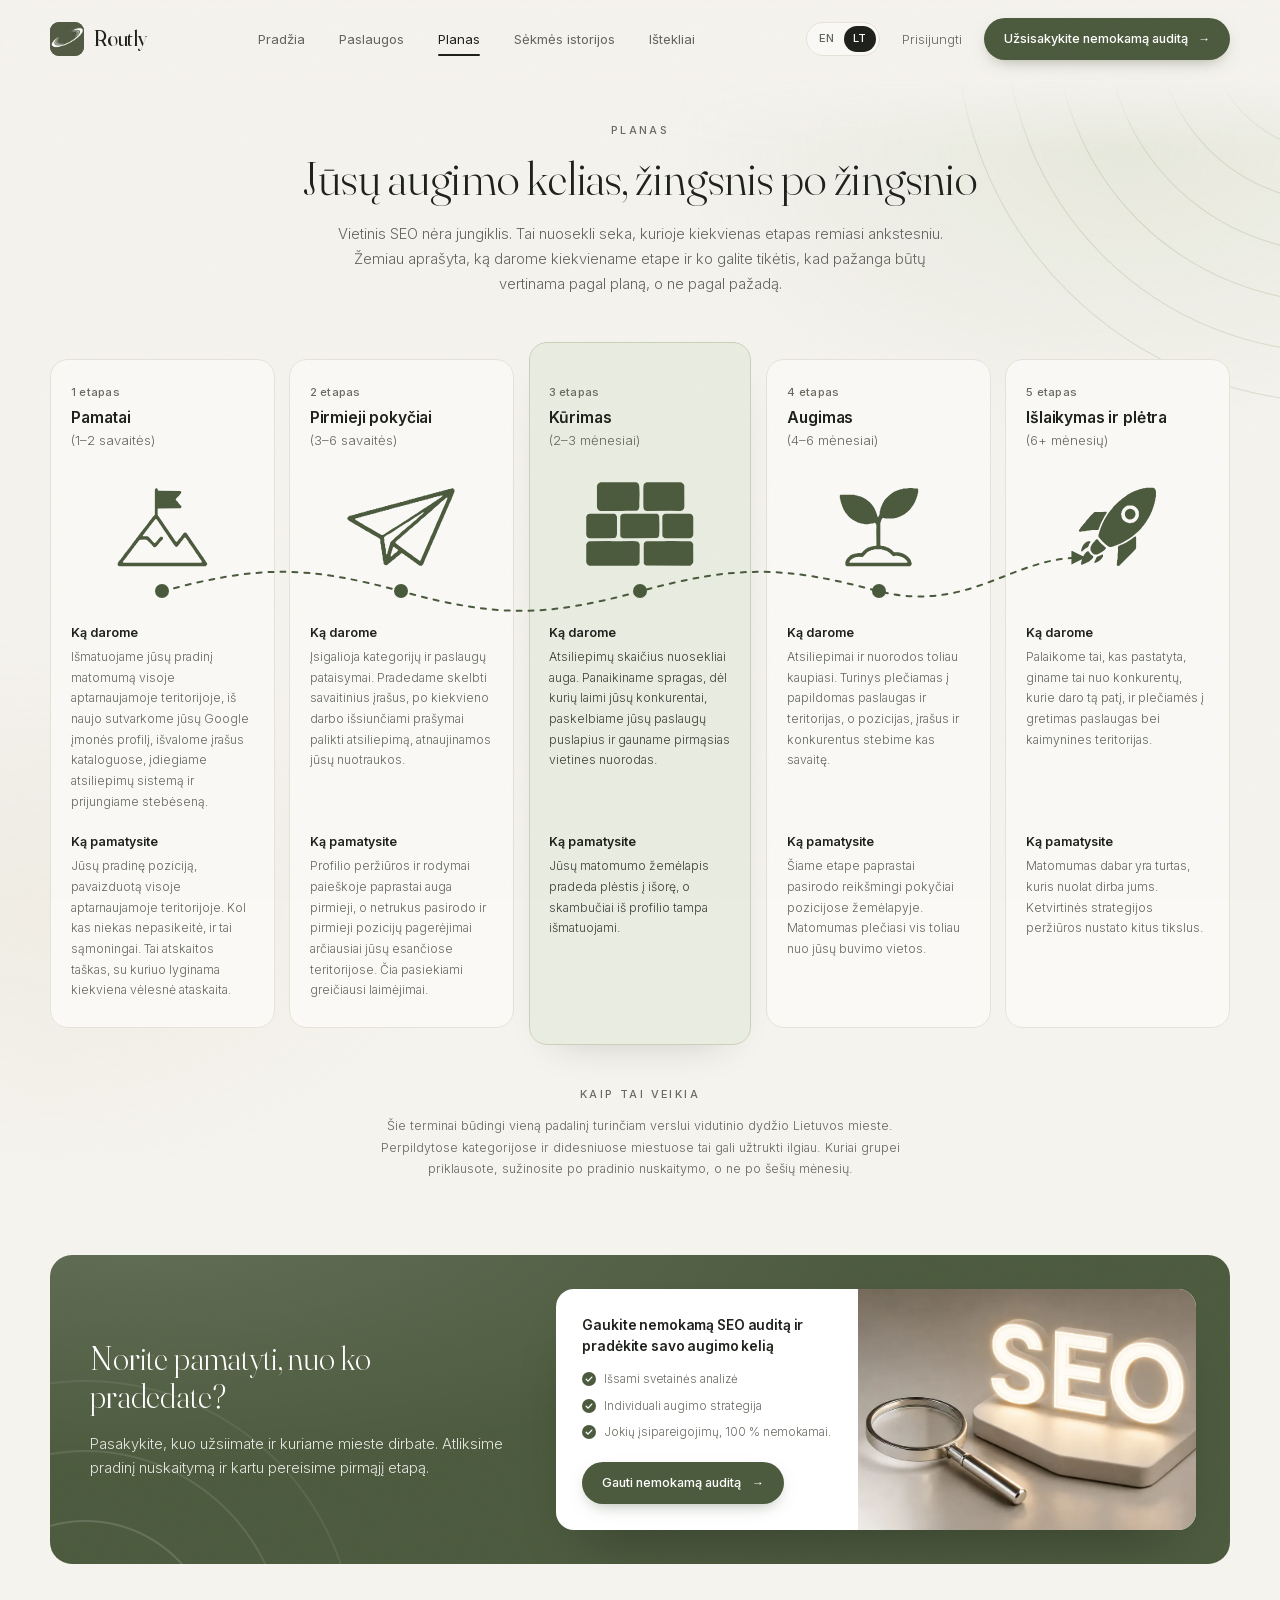
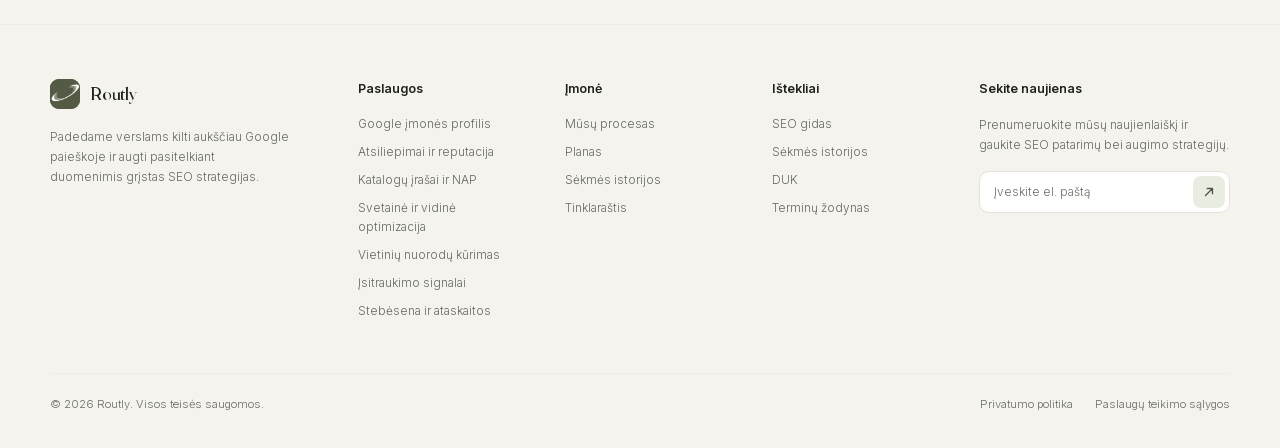
<file: lt/roadmap.html>
<!DOCTYPE html>
<html lang="lt">
<head>
  <meta charset="UTF-8" />
  <meta name="viewport" content="width=device-width, initial-scale=1.0" />
  <meta name="theme-color" content="#F5F3EE" />
  <link rel="preload" href="../assets/fonts/fraunces-latin.woff2" as="font" type="font/woff2" crossorigin />
  <link rel="preload" href="../assets/fonts/inter-latin.woff2" as="font" type="font/woff2" crossorigin />
  <link rel="preload" href="../assets/fonts/fraunces-latin-ext.woff2" as="font" type="font/woff2" crossorigin />
  <link rel="preload" href="../assets/fonts/inter-latin-ext.woff2" as="font" type="font/woff2" crossorigin />
  <link rel="preload" href="../assets/fonts/fraunces-latin-ext.woff2" as="font" type="font/woff2" crossorigin />
  <title>Vietinio SEO planas: kas vyksta ir kada | Routly</title>
  <meta name="description" content="Routly vietinio SEO planas: penki etapai nuo pradinio nuskaitymo iki augančio matomumo, ką darome kiekviename iš jų ir ko turėtumėte tikėtis, savaitė po savaitės ir mėnuo po mėnesio." />
  <link rel="canonical" href="https://seo-landing-page-nine.vercel.app/lt/roadmap.html" />
  <link rel="alternate" hreflang="en" href="https://seo-landing-page-nine.vercel.app/roadmap.html" />
  <link rel="alternate" hreflang="lt" href="https://seo-landing-page-nine.vercel.app/lt/roadmap.html" />
  <link rel="alternate" hreflang="x-default" href="https://seo-landing-page-nine.vercel.app/roadmap.html" />
  <meta property="og:type" content="website" />
  <meta property="og:site_name" content="Routly" />
  <meta property="og:url" content="https://seo-landing-page-nine.vercel.app/lt/roadmap.html" />
  <meta property="og:title" content="Vietinio SEO planas: kas vyksta ir kada | Routly" />
  <meta property="og:description" content="Routly vietinio SEO planas: penki etapai nuo pradinio nuskaitymo iki augančio matomumo, ką darome kiekviename iš jų ir ko turėtumėte tikėtis, savaitė po savaitės ir mėnuo po mėnesio." />
  <meta property="og:image" content="https://seo-landing-page-nine.vercel.app/assets/og-image.jpg" />
  <meta property="og:image:width" content="1200" />
  <meta property="og:image:height" content="630" />
  <meta property="og:image:alt" content="Routly, data-led SEO agency" />
  <meta property="og:locale" content="lt_LT" />
  <meta property="og:locale:alternate" content="en_US" />
  <meta name="twitter:card" content="summary_large_image" />
  <meta name="twitter:title" content="Vietinio SEO planas: kas vyksta ir kada | Routly" />
  <meta name="twitter:description" content="Routly vietinio SEO planas: penki etapai nuo pradinio nuskaitymo iki augančio matomumo, ką darome kiekviename iš jų ir ko turėtumėte tikėtis, savaitė po savaitės ir mėnuo po mėnesio." />
  <meta name="twitter:image" content="https://seo-landing-page-nine.vercel.app/assets/og-image.jpg" />
  <link rel="icon" href="../favicon.ico" sizes="32x32" />
  <link rel="icon" type="image/png" sizes="192x192" href="../assets/favicon-192.png" />
  <link rel="apple-touch-icon" href="../assets/apple-touch-icon.png" />
  <style id="site-css">@keyframes card-in{0%{opacity:0;transform:translateY(18px) scale(.97)}to{opacity:1;transform:translateY(0) scale(1)}}@keyframes card-float{0%,to{transform:translateY(0)}50%{transform:translateY(-6px)}}@keyframes line-draw{to{stroke-dashoffset:0}}@keyframes bar-grow{to{transform:scaleY(1)}}@keyframes logo-scroll{0%{transform:translateX(-50%)}to{transform:translateX(0)}}@keyframes rise-in{0%{opacity:0;transform:translateY(14px)}to{opacity:1;transform:translateY(0)}}@keyframes visual-in{0%{opacity:0;transform:translateY(22px) scale(.97)}to{opacity:1;transform:translateY(0) scale(1)}}@keyframes visual-float{0%,to{transform:translateY(0)}50%{transform:translateY(-8px)}}@keyframes panel-in{0%{opacity:0;transform:translateY(-6px)}to{opacity:1;transform:none}}@keyframes icon-pop{0%{opacity:0;transform:scale(.8)}to{opacity:1;transform:scale(1)}}@keyframes path-reveal{to{clip-path:inset(-40px -20px -40px -20px)}}@keyframes rocket-float{0%,to{transform:translate(0,0)}50%{transform:translate(3px,-5px)}}@font-face{font-family:"Fraunces";font-style:italic;font-weight:300;font-display:swap;src:url(/assets/fonts/fraunces-italic-latin-ext.woff2)format("woff2");unicode-range:U+0100-02BA,U+02BD-02C5,U+02C7-02CC,U+02CE-02D7,U+02DD-02FF,U+0304,U+0308,U+0329,U+1D00-1DBF,U+1E00-1E9F,U+1EF2-1EFF,U+2020,U+20A0-20AB,U+20AD-20C0,U+2113,U+2C60-2C7F,U+A720-A7FF}@font-face{font-family:"Fraunces";font-style:italic;font-weight:300;font-display:swap;src:url(/assets/fonts/fraunces-italic-latin.woff2)format("woff2");unicode-range:U+0000-00FF,U+0131,U+0152-0153,U+02BB-02BC,U+02C6,U+02DA,U+02DC,U+0304,U+0308,U+0329,U+2000-206F,U+20AC,U+2122,U+2191,U+2193,U+2212,U+2215,U+FEFF,U+FFFD}@font-face{font-family:"Fraunces";font-style:normal;font-weight:300 500;font-display:swap;src:url(/assets/fonts/fraunces-latin-ext.woff2)format("woff2");unicode-range:U+0100-02BA,U+02BD-02C5,U+02C7-02CC,U+02CE-02D7,U+02DD-02FF,U+0304,U+0308,U+0329,U+1D00-1DBF,U+1E00-1E9F,U+1EF2-1EFF,U+2020,U+20A0-20AB,U+20AD-20C0,U+2113,U+2C60-2C7F,U+A720-A7FF}@font-face{font-family:"Fraunces";font-style:normal;font-weight:300 500;font-display:swap;src:url(/assets/fonts/fraunces-latin.woff2)format("woff2");unicode-range:U+0000-00FF,U+0131,U+0152-0153,U+02BB-02BC,U+02C6,U+02DA,U+02DC,U+0304,U+0308,U+0329,U+2000-206F,U+20AC,U+2122,U+2191,U+2193,U+2212,U+2215,U+FEFF,U+FFFD}@font-face{font-family:"Inter";font-style:normal;font-weight:300 600;font-display:swap;src:url(/assets/fonts/inter-latin-ext.woff2)format("woff2");unicode-range:U+0100-02BA,U+02BD-02C5,U+02C7-02CC,U+02CE-02D7,U+02DD-02FF,U+0304,U+0308,U+0329,U+1D00-1DBF,U+1E00-1E9F,U+1EF2-1EFF,U+2020,U+20A0-20AB,U+20AD-20C0,U+2113,U+2C60-2C7F,U+A720-A7FF}@font-face{font-family:"Inter";font-style:normal;font-weight:300 600;font-display:swap;src:url(/assets/fonts/inter-latin.woff2)format("woff2");unicode-range:U+0000-00FF,U+0131,U+0152-0153,U+02BB-02BC,U+02C6,U+02DA,U+02DC,U+0304,U+0308,U+0329,U+2000-206F,U+20AC,U+2122,U+2191,U+2193,U+2212,U+2215,U+FEFF,U+FFFD}:root{--bg:#F5F3EE;--bg-2:#FAF9F6;--card:#FBFAF7;--line:#E6E2DA;--line-2:#EFECE5;--ink:#1F221C;--ink-2:#3A3E35;--muted:#63665E;--muted-2:#686B62;--olive:#4C5A3E;--olive-dark:#3F4C33;--olive-text:#4A5A3C;--sage:#E9EDE1;--sage-2:#DFE5D3;--white:#FFFFFF;--serif:"Fraunces", "Iowan Old Style", Georgia, serif;--sans:"Inter", -apple-system, BlinkMacSystemFont, "Segoe UI", Helvetica, Arial, sans-serif;--radius-lg:22px;--radius-md:16px;--radius-sm:12px;--container:1180px}*{box-sizing:border-box;margin:0;padding:0}html{scroll-behavior:smooth;-webkit-text-size-adjust:100%}body,h1,h2{font-weight:300;color:var(--ink)}body{font-family:var(--sans);background:var(--bg);line-height:1.6;-webkit-font-smoothing:antialiased}img,svg{display:block;max-width:100%}a{color:inherit;text-decoration:none}ol,ul{list-style:none}button,input{font:inherit}.container{width:min(var(--container),calc(100% - 48px));margin:0 auto}h1,h2{letter-spacing:-.005em;font-family:var(--serif);font-size:clamp(2.6rem,5.2vw,4.25rem);line-height:1.05}.pm-head h2 em,h1 em{font-style:normal;color:var(--olive-text)}h2{font-size:clamp(1.9rem,3vw,2.5rem);line-height:1.15}h3{font-size:.98rem;font-weight:600;letter-spacing:-.01em}p{color:var(--muted)}.btn,.eyebrow{font-weight:500}.eyebrow,h2{text-align:center}.eyebrow{font-size:.68rem;letter-spacing:.22em;text-transform:uppercase;color:var(--muted-2);margin-bottom:14px}.btn{display:inline-flex;align-items:center;gap:10px;padding:14px 24px;border-radius:999px;font-size:.86rem;white-space:nowrap;transition:background .18s ease,transform .18s ease,box-shadow .18s ease}.btn .arrow{font-size:.95em;transition:transform .18s ease}.btn:hover .arrow{transform:translateX(3px)}.btn-primary{background:var(--olive);color:var(--white);box-shadow:0 6px 18px -8px rgba(76,90,62,.6)}.btn-primary:hover{background:var(--olive-dark)}.btn-sm{padding:11px 20px;font-size:.8rem}.btn-ghost{background:0 0;color:var(--ink);padding-left:10px;padding-right:10px}.circle-arrow{display:inline-grid;place-items:center;width:30px;height:30px;border-radius:50%;border:1px solid var(--line);background:var(--white);font-size:.8rem;color:var(--ink);transition:transform .18s ease,border-color .18s ease}.btn-ghost:hover .circle-arrow{transform:translateX(3px);border-color:var(--olive)}.nav{position:sticky;top:0;z-index:50;background:rgba(245,243,238,.86);backdrop-filter:blur(10px);-webkit-backdrop-filter:blur(10px)}.nav-inner{display:flex;align-items:center;justify-content:space-between;height:78px}.brand{display:inline-flex;align-items:center;gap:10px}.brand-mark{width:34px;height:34px;border-radius:9px;background:var(--olive);color:var(--white);display:grid;place-items:center}.brand-mark svg{width:20px;height:20px}.brand-mark img{width:100%;height:100%;object-fit:cover;border-radius:inherit}.brand-name{font-family:var(--serif);font-size:1.35rem;font-weight:400;color:var(--ink);letter-spacing:-.01em}.nav-links{display:flex;gap:34px;font-size:.82rem;font-weight:400;color:var(--muted)}.nav-links a{position:relative;padding:6px 0;transition:color .15s ease}.lang-switch a:hover,.nav-links a.active,.nav-links a:hover,.nav-login:hover{color:var(--ink)}.nav-links a.active::after{content:"";position:absolute;left:0;right:0;bottom:0;height:1.5px;background:var(--ink);border-radius:2px}.nav-actions{display:flex;align-items:center;gap:22px}.nav-login{font-size:.82rem;color:var(--muted)}.lang-switch{display:inline-flex;align-items:center;border:1px solid var(--line);border-radius:999px;padding:3px;font-size:.7rem;font-weight:500;letter-spacing:.04em;background:var(--bg-2)}.lang-switch a{padding:4px 9px;border-radius:999px;color:var(--muted);transition:color .15s ease,background .15s ease}.lang-switch a.is-active{background:var(--ink);color:var(--white)}.hero{padding:42px 0 60px}.home-hero{position:relative;margin-top:-78px;padding-top:calc(42px + 78px);padding-bottom:110px}.home-hero::before{content:"";position:absolute;inset:0;z-index:0;background:linear-gradient(180deg,rgba(245,243,238,.3) 0%,rgba(245,243,238,.1) 28%,rgba(245,243,238,.08) 58%,rgba(245,243,238,.5) 84%,var(--bg) 100%),linear-gradient(90deg,rgba(245,243,238,0) 4%,rgba(245,243,238,.3) 22%,rgba(245,243,238,.26) 42%,rgba(245,243,238,0) 62%),url(/assets/hero-bg.webp)right 62%/112%auto no-repeat;pointer-events:none}.home-hero>.container{position:relative;z-index:1}@media (max-width:960px){.home-hero::before{background:linear-gradient(180deg,rgba(245,243,238,.42) 0%,rgba(245,243,238,.24) 28%,rgba(245,243,238,.22) 58%,rgba(245,243,238,.7) 86%,var(--bg) 100%),url(/assets/hero-bg-960.webp)center/cover no-repeat}}.hero-grid{display:grid;grid-template-columns:1.05fr .95fr;gap:40px;align-items:center}.pill,.stat-value .up{color:var(--olive-text)}.pill,.trust-chips li{border-radius:999px;font-size:.72rem}.pill{display:inline-block;padding:7px 16px;background:var(--sage);font-weight:500;letter-spacing:.01em}.hero-copy h1,.pill{margin-bottom:26px}.lede{max-width:420px;font-size:.95rem;line-height:1.7;margin-bottom:34px}.hero-ctas{display:flex;align-items:center;gap:22px;margin-bottom:30px}.trust-chips{display:flex;flex-wrap:wrap;gap:10px}.trust-chips li{display:inline-flex;align-items:center;gap:7px;padding:7px 14px;border:1px solid var(--line);color:var(--muted);background:var(--bg-2)}.trust-chips svg{width:14px;height:14px;color:var(--muted)}.hero-visual{display:flex;justify-content:flex-end}.hero-stage{position:relative;width:350px;margin-left:90px}.hero-arch{position:relative;width:100%;height:600px;border-radius:175px 175px 22px 22px;overflow:hidden;background:#f0e7e0;box-shadow:0 30px 60px -40px rgba(31,34,28,.45)}.hero-arch img{position:absolute;width:172.5%;max-width:none;height:auto;left:-68.3%;top:-8.3%}.stat-card{position:absolute;width:165px;padding:16px 16px 14px;border-radius:var(--radius-md);background:rgba(255,255,255,.94);border:1px solid var(--line-2);box-shadow:0 18px 40px -20px rgba(31,34,28,.35),0 1px 0 rgba(255,255,255,.7) inset;backdrop-filter:blur(6px);-webkit-backdrop-filter:blur(6px)}.stat-label{display:block;font-size:.66rem;color:var(--muted-2);margin-bottom:4px;letter-spacing:.01em}.stat-value{display:block;font-family:var(--serif);font-size:1.5rem;font-weight:400;color:var(--ink);line-height:1.1;margin-bottom:10px}.stat-value .up{font-family:var(--sans);font-size:.95rem}.stat-chart{width:100%;height:44px}.stat-1{left:-80px;top:44px}.stat-2{left:-100px;top:226px}.stat-3{left:-84px;top:404px}.stat-card{opacity:0;animation:card-in .8s cubic-bezier(.2,.7,.2,1) both,card-float 6s ease-in-out infinite}.stat-1{animation-delay:.15s,.95s}.stat-2{animation-delay:.35s,1.15s;animation-duration:.8s,7s}.stat-3{animation-delay:.55s,1.35s;animation-duration:.8s,6.5s}.stat-chart polyline{stroke-dasharray:1;stroke-dashoffset:1;animation:line-draw 1.4s cubic-bezier(.4,0,.2,1) forwards}.stat-1 .stat-chart polyline{animation-delay:.55s}.stat-3 .stat-chart polyline{animation-delay:.95s}.stat-chart.bars rect{transform-box:fill-box;transform-origin:bottom;transform:scaleY(0);animation:bar-grow .7s cubic-bezier(.2,.7,.2,1) forwards}.stat-chart.bars rect:nth-child(1){animation-delay:.7s}.stat-chart.bars rect:nth-child(2){animation-delay:.78s}.stat-chart.bars rect:nth-child(3){animation-delay:.86s}.stat-chart.bars rect:nth-child(4){animation-delay:.94s}.stat-chart.bars rect:nth-child(5){animation-delay:1.02s}.stat-chart.bars rect:nth-child(6){animation-delay:1.1s}.stat-chart.bars rect:nth-child(7){animation-delay:1.18s}.stat-chart.bars rect:nth-child(8){animation-delay:1.26s}.stat-chart.bars rect:nth-child(9){animation-delay:1.34s}.stat-value .count{font-variant-numeric:tabular-nums}@media (prefers-reduced-motion:reduce){.stat-card{opacity:1;animation:none}.stat-chart polyline{stroke-dasharray:none;stroke-dashoffset:0;animation:none}.stat-chart.bars rect{transform:none;animation:none}}.logos{padding:16px 0 60px}.logos .eyebrow{margin-bottom:26px}.logo-marquee{overflow:hidden;-webkit-mask-image:linear-gradient(90deg,transparent,#000 12%,#000 88%,transparent);mask-image:linear-gradient(90deg,transparent,#000 12%,#000 88%,transparent)}.logo-track{display:flex;width:max-content;animation:logo-scroll 28s linear infinite}.logo-marquee:hover .logo-track{animation-play-state:paused}.logo,.logo-row{align-items:center}.logo-row{display:flex;gap:0;flex-shrink:0}.logo-row li{padding:0 48px;white-space:nowrap}.logo{display:inline-flex;gap:8px;font-size:1.15rem;font-weight:500;color:var(--ink-2);opacity:.8;letter-spacing:-.01em}.logo-icon{width:20px;height:20px;color:var(--ink)}.logo-icon svg{width:100%;height:100%}.logo.fitfuel,.logo.lumora{font-family:var(--sans);font-weight:400;letter-spacing:-.02em}.logo.lumora{font-family:var(--serif);letter-spacing:.12em;font-size:1.05rem}.logo.saasdeck{font-weight:500}.logo.herbalix,.logo.pixelpro{font-weight:400}.logo.herbalix{font-family:var(--serif);font-size:1.2rem}.problem{padding:30px 0 70px;position:relative}.problem::before{z-index:0;background:radial-gradient(ellipse 900px 620px at 78% 32%,rgba(154,175,120,.2),transparent 65%),radial-gradient(ellipse 760px 540px at 24% 88%,rgba(183,199,152,.22),transparent 70%),url("data:image/svg+xml,%3Csvg%20xmlns%3D'http%3A%2F%2Fwww.w3.org%2F2000%2Fsvg'%20width%3D'600'%20height%3D'600'%3E%3Cg%20fill%3D'none'%20stroke%3D'%23aeb996'%20stroke-width%3D'1.2'%20opacity%3D'.4'%3E%3Ccircle%20cx%3D'-60'%20cy%3D'-60'%20r%3D'100'%2F%3E%3Ccircle%20cx%3D'-60'%20cy%3D'-60'%20r%3D'158'%2F%3E%3Ccircle%20cx%3D'-60'%20cy%3D'-60'%20r%3D'216'%2F%3E%3Ccircle%20cx%3D'-60'%20cy%3D'-60'%20r%3D'274'%2F%3E%3Ccircle%20cx%3D'-60'%20cy%3D'-60'%20r%3D'332'%2F%3E%3Ccircle%20cx%3D'-60'%20cy%3D'-60'%20r%3D'390'%2F%3E%3Ccircle%20cx%3D'-60'%20cy%3D'-60'%20r%3D'448'%2F%3E%3Ccircle%20cx%3D'-60'%20cy%3D'-60'%20r%3D'506'%2F%3E%3Ccircle%20cx%3D'-60'%20cy%3D'-60'%20r%3D'564'%2F%3E%3C%2Fg%3E%3C%2Fsvg%3E")no-repeat -70px -70px,linear-gradient(180deg,var(--bg) 0%,#eff2e5 30%,#ebefdf 62%,var(--bg) 100%)}.problem>.container{position:relative;z-index:1}.pm-grid{display:grid;grid-template-columns:minmax(0,1fr) 300px;gap:40px;align-items:end}.pm-main{min-width:0}.pm-head{margin-bottom:30px}.pm-pill{display:inline-block;padding:8px 18px;border-radius:999px;background:var(--sage);border:1px solid #d3dbc6;color:var(--olive-text);font-size:.66rem;font-weight:500;letter-spacing:.16em;text-transform:uppercase;margin-bottom:26px}.pm-head h2{text-align:left;font-size:clamp(2.2rem,4.2vw,3.4rem);line-height:1.08;margin-bottom:22px;max-width:13em}.pm-lede{max-width:620px;font-size:.95rem;line-height:1.7}.pm-bar{display:flex;justify-content:space-between;align-items:flex-end;gap:20px;margin-bottom:12px}.pm-bar-label{font-size:.8rem;font-weight:500;color:var(--ink);margin-bottom:10px}.pm-chips{display:flex;flex-wrap:wrap;gap:8px}.pm-chip,.pm-map{border:1px solid var(--line)}.pm-chip{padding:9px 16px;border-radius:10px;background:var(--bg-2);color:var(--ink-2);font-size:.78rem;font-weight:400;cursor:pointer;transition:background .18s ease,border-color .18s ease,color .18s ease}.pm-chip:hover{border-color:#c9d2b8;background:var(--card)}.pm-chip.is-active{background:var(--sage);border-color:#c9d2b8;color:var(--ink);font-weight:500}.pm-map{position:relative;aspect-ratio:1600/941;border-radius:14px;overflow:hidden;background:#edeae3;box-shadow:0 24px 50px -36px rgba(31,34,28,.4)}.pm-map img,.pm-map picture{position:absolute;inset:0;width:100%;height:100%}.pm-map img{object-fit:cover;filter:saturate(.5) brightness(1.05)}.pm-map::after,.problem::before,.services::after,.services::before,body::after{content:"";position:absolute;inset:0;pointer-events:none}.pm-map::after{background:rgba(245,243,238,.3)}.pm-dots{position:absolute;inset:0;z-index:2;display:grid;grid-template-columns:repeat(9,1fr);grid-template-rows:repeat(7,1fr);padding:3.5% 3% 2.5%}.pm-dot{position:relative;place-self:center;width:24px;height:24px;border-radius:50%;box-shadow:0 0 0 3px rgba(255,255,255,.96),0 6px 12px -4px rgba(31,34,28,.35);transition:background-color .35s ease}.pm-dot.g,.pm-legend .g{background:#5da35a}.pm-dot.y,.pm-legend .y{background:#e5c447}.pm-dot.r,.pm-legend .r{background:#e0605a}.pm-dot.is-you{box-shadow:0 0 0 3px #fff,0 0 0 5px var(--olive),0 6px 12px -4px rgba(31,34,28,.35)}.pm-zoom{position:absolute;right:14px;bottom:14px;z-index:3;display:flex;flex-direction:column;background:var(--white);border-radius:10px;box-shadow:0 6px 18px -8px rgba(31,34,28,.4);overflow:hidden;color:var(--ink);font-size:1.1rem;font-weight:400}.pm-zoom span{width:36px;height:36px;display:grid;place-items:center}.pm-zoom span+span{border-top:1px solid var(--line-2)}.pm-under{margin-top:14px}.pm-legend{display:inline-flex;gap:22px;padding:9px 14px;border:1px solid var(--line);border-radius:10px;background:var(--bg-2);font-size:.74rem;color:var(--ink-2)}.pm-foot span,.pm-legend li{display:inline-flex;align-items:center;gap:8px}.pm-legend i{width:11px;height:11px;border-radius:50%}.pm-foot{display:flex;align-items:center;gap:16px;margin-top:14px;font-size:.72rem;color:var(--muted)}.pm-foot span{gap:6px}.pm-foot svg{width:14px;height:14px;color:var(--muted)}.pm-sep{width:1px;height:14px;background:var(--line)}.pm-side{display:grid;gap:14px;padding-bottom:44px}.pm-stat{display:flex;align-items:center;gap:18px;padding:22px;border:1px solid var(--line);border-radius:16px;background:var(--bg-2)}.pm-stat-icon{width:64px;height:64px;flex-shrink:0;border-radius:50%;background:var(--sage);color:var(--olive-text);display:grid;place-items:center}.pm-stat-icon svg{width:28px;height:28px}.pm-stat-body{display:block;min-width:0}.pm-stat-label{display:block;font-size:.78rem;color:var(--muted);margin-bottom:6px}.pm-stat-value{display:flex;align-items:baseline;gap:10px;font-family:var(--serif);font-size:2.1rem;line-height:1;color:var(--ink);margin-bottom:8px}.pm-count{font-variant-numeric:tabular-nums}.pm-delta{display:inline-flex;align-items:center;gap:3px;font-family:var(--sans);font-size:.82rem;font-weight:500;color:var(--olive-text)}.pm-delta svg{width:12px;height:12px}.pm-delta.bad{color:#a94840}.sr-only{position:absolute;width:1px;height:1px;padding:0;margin:-1px;overflow:hidden;clip:rect(0 0 0 0);white-space:nowrap;border:0}.pm-stat-sub{display:block;font-size:.72rem;color:var(--muted-2)}.pm-cta{padding:22px;border:1px solid var(--line);border-radius:16px;background:var(--bg-2)}.pm-cta-head{display:flex;align-items:center;gap:12px;margin-bottom:10px}.pm-cta-icon{width:38px;height:38px;flex-shrink:0;border-radius:50%;background:var(--sage);color:var(--olive-text);display:grid;place-items:center}.pm-cta-icon svg{width:18px;height:18px}.pm-cta h3{font-size:.9rem}.pm-cta p{font-size:.76rem;line-height:1.65;margin-bottom:16px}.js .pm-map.rv .pm-dot{scale:0;transition:scale .5s cubic-bezier(.2,.8,.25,1.25),background-color .35s ease;transition-delay:calc(var(--d, 0s) + .25s + var(--i)*16ms),0s}.js .pm-map.rv.in .pm-dot{scale:1}@media (prefers-reduced-motion:reduce){.js .pm-map.rv .pm-dot{scale:1;transition:none}}.results,.services{padding:70px 0}.process{padding:78px 0 46px}body::after{position:fixed;z-index:99;opacity:.05;mix-blend-mode:multiply;background:url("data:image/svg+xml,%3Csvg%20xmlns%3D'http%3A%2F%2Fwww.w3.org%2F2000%2Fsvg'%20width%3D'180'%20height%3D'180'%3E%3Cfilter%20id%3D'n'%3E%3CfeTurbulence%20type%3D'fractalNoise'%20baseFrequency%3D'0.8'%20numOctaves%3D'3'%20stitchTiles%3D'stitch'%2F%3E%3C%2Ffilter%3E%3Crect%20width%3D'180'%20height%3D'180'%20filter%3D'url(%23n)'%20opacity%3D'.6'%2F%3E%3C%2Fsvg%3E")}.cta-banner,.process,.results,.roadmap,.services{position:relative}.process>.container,.results>.container,.roadmap>.container,.services>.container{position:relative;z-index:1}.services::after,.services::before{z-index:0}.services::before{background:radial-gradient(ellipse 780px 480px at 84% 12%,rgba(154,175,120,.16),transparent 62%),radial-gradient(ellipse 600px 420px at 6% 78%,rgba(196,183,138,.1),transparent 65%);-webkit-mask-image:linear-gradient(180deg,transparent 0,#000 70px,#000 calc(100% - 70px),transparent 100%);mask-image:linear-gradient(180deg,transparent 0,#000 70px,#000 calc(100% - 70px),transparent 100%)}.services::after{background-image:radial-gradient(rgba(85,95,60,.16) 1px,transparent 1px);background-size:19px 19px;-webkit-mask-image:radial-gradient(ellipse 46% 52%at 76% 58%,#000,transparent 72%);mask-image:radial-gradient(ellipse 46% 52%at 76% 58%,#000,transparent 72%)}.process::before{background:radial-gradient(ellipse 1100px 380px at 46% 60%,rgba(183,199,152,.12),transparent 70%),url("data:image/svg+xml,%3Csvg%20xmlns%3D'http%3A%2F%2Fwww.w3.org%2F2000%2Fsvg'%20width%3D'340'%20height%3D'340'%3E%3Cg%20fill%3D'none'%20stroke%3D'%23aeb996'%20stroke-width%3D'1.1'%20opacity%3D'.3'%3E%3Ccircle%20cx%3D'340'%20cy%3D'340'%20r%3D'70'%2F%3E%3Ccircle%20cx%3D'340'%20cy%3D'340'%20r%3D'118'%2F%3E%3Ccircle%20cx%3D'340'%20cy%3D'340'%20r%3D'166'%2F%3E%3Ccircle%20cx%3D'340'%20cy%3D'340'%20r%3D'214'%2F%3E%3Ccircle%20cx%3D'340'%20cy%3D'340'%20r%3D'262'%2F%3E%3Ccircle%20cx%3D'340'%20cy%3D'340'%20r%3D'310'%2F%3E%3C%2Fg%3E%3C%2Fsvg%3E")no-repeat calc(100% + 46px) calc(100% + 46px)}.process::before,.results::before,.roadmap::before{content:"";position:absolute;inset:0;z-index:0;pointer-events:none;-webkit-mask-image:linear-gradient(180deg,transparent 0,#000 70px,#000 calc(100% - 70px),transparent 100%);mask-image:linear-gradient(180deg,transparent 0,#000 70px,#000 calc(100% - 70px),transparent 100%)}.results::before{background:radial-gradient(circle at 16% 38%,rgba(122,145,118,.13),transparent 58%),radial-gradient(circle at 90% 78%,rgba(196,178,138,.11),transparent 55%)}.roadmap::before{background:radial-gradient(ellipse 760px 460px at 88% 6%,rgba(154,175,120,.14),transparent 62%),radial-gradient(ellipse 640px 420px at 4% 72%,rgba(196,183,138,.1),transparent 65%),url("data:image/svg+xml,%3Csvg%20xmlns%3D'http%3A%2F%2Fwww.w3.org%2F2000%2Fsvg'%20width%3D'400'%20height%3D'400'%3E%3Cg%20fill%3D'none'%20stroke%3D'%23aeb996'%20stroke-width%3D'1.1'%20opacity%3D'.34'%3E%3Ccircle%20cx%3D'400'%20cy%3D'0'%20r%3D'80'%2F%3E%3Ccircle%20cx%3D'400'%20cy%3D'0'%20r%3D'130'%2F%3E%3Ccircle%20cx%3D'400'%20cy%3D'0'%20r%3D'180'%2F%3E%3Ccircle%20cx%3D'400'%20cy%3D'0'%20r%3D'230'%2F%3E%3Ccircle%20cx%3D'400'%20cy%3D'0'%20r%3D'280'%2F%3E%3Ccircle%20cx%3D'400'%20cy%3D'0'%20r%3D'330'%2F%3E%3Ccircle%20cx%3D'400'%20cy%3D'0'%20r%3D'380'%2F%3E%3C%2Fg%3E%3C%2Fsvg%3E")no-repeat calc(100% + 56px) -56px}.cta-banner{isolation:isolate}.cta-banner::after,.cta-banner::before{content:"";position:absolute;inset:0;z-index:-1;pointer-events:none}.cta-banner::before{background:radial-gradient(circle at 3% 128%,transparent 128px,rgba(255,255,255,.14) 129px,rgba(255,255,255,.14) 130px,transparent 131px),radial-gradient(circle at 3% 128%,transparent 198px,rgba(255,255,255,.1) 199px,rgba(255,255,255,.1) 200px,transparent 201px),radial-gradient(circle at 3% 128%,transparent 268px,rgba(255,255,255,.07) 269px,rgba(255,255,255,.07) 270px,transparent 271px),radial-gradient(ellipse 120% 150%at 8% -10%,rgba(255,255,255,.12),transparent 52%)}.cta-banner::after{opacity:.12;mix-blend-mode:soft-light;background:url("data:image/svg+xml,%3Csvg%20xmlns%3D'http%3A%2F%2Fwww.w3.org%2F2000%2Fsvg'%20width%3D'180'%20height%3D'180'%3E%3Cfilter%20id%3D'n'%3E%3CfeTurbulence%20type%3D'fractalNoise'%20baseFrequency%3D'0.8'%20numOctaves%3D'3'%20stitchTiles%3D'stitch'%2F%3E%3C%2Ffilter%3E%3Crect%20width%3D'180'%20height%3D'180'%20filter%3D'url(%23n)'%20opacity%3D'.6'%2F%3E%3C%2Fsvg%3E")}.process h2,.results h2,.services h2{margin-bottom:44px}.service-grid{display:grid;grid-template-columns:repeat(6,1fr);gap:12px}.service-card{background:var(--card);border:1px solid var(--line-2);border-radius:var(--radius-md);padding:30px 20px 26px;text-align:center;display:flex;flex-direction:column;align-items:center;transition:transform .2s ease,box-shadow .2s ease,border-color .2s ease}.service-card:hover{transform:translateY(-3px);border-color:var(--sage-2);box-shadow:0 24px 40px -30px rgba(31,34,28,.35)}.icon-circle{width:52px;height:52px;border-radius:50%;background:var(--sage);color:var(--olive-text);display:grid;place-items:center;margin-bottom:22px}.icon-circle svg{width:24px;height:24px}.service-card h3{margin-bottom:12px;font-size:.86rem}.service-card p{font-size:.72rem;line-height:1.7;margin-bottom:26px;flex:1}.learn{display:inline-flex;align-items:center;gap:8px;font-size:.74rem;font-weight:500;color:var(--ink)}.learn .arrow{transition:transform .18s ease}.learn:hover .arrow{transform:translateX(3px)}.step,.steps{position:relative}.steps{display:grid;grid-template-columns:repeat(5,1fr);gap:20px;counter-reset:step}.step{text-align:center}.step-icon{width:60px;height:60px;border-radius:50%;background:var(--white);border:1px solid var(--line);color:var(--ink-2);display:grid;place-items:center;margin:0 auto 22px;position:relative;z-index:1}.step-icon svg{width:26px;height:26px}.step:not(:last-child)::before{content:"";position:absolute;top:30px;left:calc(50% + 40px);right:calc(-50% + 40px);border-top:1.5px dashed #cfcbc2}.step:not(:last-child)::after{content:"";position:absolute;top:26.5px;right:calc(-50% + 36px);width:6px;height:6px;border-right:1.5px solid #cfcbc2;border-top:1.5px solid #cfcbc2;transform:rotate(45deg)}.step-title{display:block;font-size:.86rem;font-weight:600;margin-bottom:8px;color:var(--ink)}.step-title .num{color:var(--muted-2);font-weight:500;margin-right:6px}.step p{font-size:.74rem;line-height:1.7;max-width:170px;margin:0 auto}.result-grid{display:grid;grid-template-columns:repeat(3,1fr);gap:16px}.result-card{background:var(--card);border:1px solid var(--line-2);border-radius:var(--radius-lg);padding:26px 26px 22px;display:flex;flex-direction:column;transition:transform .2s ease,box-shadow .2s ease}.result-card:hover{transform:translateY(-3px);box-shadow:0 24px 40px -30px rgba(31,34,28,.35)}.result-brand{font-size:1.05rem;margin-bottom:18px;opacity:1}.cta-checks li,.result-card h3{font-size:.98rem;margin-bottom:8px}.result-card p{font-size:.76rem;line-height:1.7;max-width:240px;margin-bottom:18px}.result-chart{width:100%;height:96px;margin-bottom:18px}.result-card .learn{align-self:center;padding-top:14px;border-top:1px solid var(--line-2);width:100%;justify-content:center}.cta{padding:20px 0 60px}.cta-banner,.cta-card{display:grid;overflow:hidden}.cta-banner{background:var(--olive);border-radius:var(--radius-lg);padding:34px 34px 34px 40px;grid-template-columns:.9fr 1.35fr;gap:40px;align-items:center;color:var(--white)}.cta-copy h2{text-align:left;color:var(--white);font-size:clamp(1.8rem,2.6vw,2.35rem)}.cta-copy p{color:rgba(255,255,255,.85);font-size:.92rem}.cta-card{background:var(--white);border-radius:18px;grid-template-columns:1fr 1.12fr;color:var(--ink);box-shadow:0 30px 60px -30px rgba(0,0,0,.35)}.cta-card-body{padding:26px 22px 26px 26px}.cta-card-body h3{font-size:.86rem;margin-bottom:14px;line-height:1.5}.cta-checks{margin-bottom:20px}.cta-checks li{display:flex;align-items:center;gap:8px;font-size:.72rem;color:var(--muted)}.cta-checks svg{width:14px;height:14px;flex:0 0 14px}.cta-card-img{position:relative;min-height:100%}.cta-card-img img{width:100%;height:100%;object-fit:cover;object-position:84% 50%;position:absolute;inset:0}.footer{padding:54px 0 34px;border-top:1px solid var(--line-2)}.footer-grid{display:grid;grid-template-columns:1.6fr 1fr 1fr 1fr 1.5fr;gap:40px}.cta-copy h2,.footer-brand .brand{margin-bottom:18px}.footer-brand .brand-mark{width:30px;height:30px}.footer-brand .brand-name{font-size:1.15rem}.footer-brand p,.footer-news p{font-size:.74rem;line-height:1.7}.footer-brand p{max-width:240px;margin-bottom:20px}.socials{display:flex;gap:10px}.news-form,.socials a{border:1px solid var(--line)}.socials a{width:34px;height:34px;border-radius:50%;display:grid;place-items:center;color:var(--ink-2);transition:border-color .15s ease,background .15s ease}.socials a:hover{border-color:var(--olive);background:var(--white)}.socials svg{width:16px;height:16px}.footer-col h4{font-size:.78rem;font-weight:600;margin-bottom:16px}.footer-col a{display:block;font-size:.74rem;color:var(--muted);margin-bottom:9px;transition:color .15s ease}.footer-col a:hover,.footer-col h4,.footer-legal a:hover{color:var(--ink)}.footer-news p{margin-bottom:16px}.news-form{display:flex;align-items:center;border-radius:10px;background:var(--white);padding:4px 4px 4px 14px}.news-form input{flex:1;min-width:0;border:0;outline:0;background:0 0;font-size:.74rem;color:var(--ink)}.news-form input::placeholder{color:var(--muted-2)}.news-form button{width:32px;height:32px;border-radius:8px;border:0;background:var(--sage);color:var(--olive-text);display:grid;place-items:center;cursor:pointer;transition:background .15s ease}.news-form button:hover{background:var(--sage-2)}.news-form button svg{width:14px;height:14px}.footer-bottom{display:flex;justify-content:space-between;align-items:center;margin-top:44px;padding-top:22px;border-top:1px solid var(--line-2);font-size:.7rem;color:var(--muted-2)}.footer-legal{display:flex;gap:22px}[id]{scroll-margin-top:92px}.svc-hero{padding:40px 0 110px;position:relative;margin-top:-78px;padding-top:calc(40px + 78px)}.svc-hero::before{content:"";position:absolute;inset:0;z-index:0;pointer-events:none;background:linear-gradient(180deg,rgba(245,243,238,.3) 0%,rgba(245,243,238,.1) 28%,rgba(245,243,238,.08) 58%,rgba(245,243,238,.5) 84%,var(--bg) 100%),linear-gradient(90deg,rgba(245,243,238,0) 4%,rgba(245,243,238,.3) 22%,rgba(245,243,238,.26) 42%,rgba(245,243,238,0) 62%),url(/assets/svc-hero-bg.webp)right 74%/112%auto no-repeat}.svc-hero>.container{position:relative;z-index:1}@media (max-width:960px){.svc-hero::before{background:linear-gradient(180deg,rgba(245,243,238,.42) 0%,rgba(245,243,238,.24) 28%,rgba(245,243,238,.22) 58%,rgba(245,243,238,.7) 86%,var(--bg) 100%),url(/assets/svc-hero-bg-960.webp)center/cover no-repeat}}.svc-hero-grid{grid-template-columns:1.05fr .95fr;grid-template-areas:"copy visual""trust visual";align-items:center;row-gap:26px}.svc-hero .hero-copy{grid-area:copy}.svc-hero .hero-copy h1{font-size:clamp(2.2rem,5vw,4rem)}.svc-hero .hero-ctas{margin-bottom:0}.svc-hero-visual{grid-area:visual;display:flex;justify-content:center;align-items:center;padding:56px 0 0}.svc-hero-visual picture{display:block;width:min(100%,600px);opacity:0;animation:visual-in .9s cubic-bezier(.2,.7,.2,1) .2s forwards,visual-float 7s ease-in-out 1.1s infinite}.svc-hero-visual img{width:100%;height:auto}.svc-hero .hero-copy>*{opacity:0;animation:rise-in .7s cubic-bezier(.2,.7,.2,1) forwards}.svc-hero .hero-copy>:nth-child(1){animation-delay:.05s}.svc-hero .hero-copy>:nth-child(2){animation-delay:.15s}.svc-hero .hero-copy>:nth-child(3){animation-delay:.25s}.svc-hero .hero-copy>:nth-child(4){animation-delay:.35s}.svc-hero .trust-bar{opacity:0;animation:rise-in .7s cubic-bezier(.2,.7,.2,1) .5s forwards}.svc-hero-visual picture img{filter:drop-shadow(0 30px 40px rgba(31,34,28,.18))}@media (prefers-reduced-motion:reduce){.svc-hero .hero-copy>*,.svc-hero .trust-bar,.svc-hero-visual picture{opacity:1;animation:none}}.trust-bar,.trust-bar li{display:inline-flex;align-items:center}.trust-bar{grid-area:trust;justify-self:start;flex-wrap:wrap;gap:8px 22px;padding:11px 20px;border:1px solid var(--line);border-radius:999px;background:var(--bg-2)}.trust-bar li{gap:8px;font-size:.72rem;color:var(--muted);white-space:nowrap}.trust-bar svg{width:14px;height:14px;color:var(--muted)}.offer{padding:40px 0 44px}.offer h2 em{font-style:italic;font-weight:300;color:var(--olive-text)}.offer-grid{grid-template-columns:repeat(4,1fr);gap:18px}.offer-card{position:relative;text-align:left;align-items:flex-start;padding:22px 24px 24px;border-radius:26px 16px 16px 16px;border:1px solid rgba(76,90,62,.14);overflow:hidden;box-shadow:0 14px 30px -26px rgba(31,34,28,.35)}.offer-card::after{content:"";position:absolute;right:-1px;bottom:-1px;width:38px;height:38px;background:linear-gradient(to top left,var(--bg) 50%,transparent 50.5%);pointer-events:none}.offer-card:hover{border-color:rgba(76,90,62,.28)}.offer-tint-1{background:linear-gradient(165deg,#f3f4ec 0,#e7ebdc 100%)}.offer-tint-2{background:linear-gradient(165deg,#fbf7ed 0,#f1ebda 100%)}.offer-tint-3{background:linear-gradient(165deg,#f4f5ee 0,#e9ece0 100%)}.offer-tint-4{background:linear-gradient(165deg,#f8f4ea 0,#eee8d8 100%)}.offer-tint-5{background:linear-gradient(165deg,#fbf4eb 0,#f3e8da 100%)}.offer-tint-6{background:linear-gradient(165deg,#f9f6ee 0,#efebdf 100%)}.offer-tint-7{background:linear-gradient(160deg,#f4f5ee 0,#e6eadb 100%)}.offer-art{width:100%;height:118px;justify-content:flex-start;margin-bottom:14px}.offer-art img,.offer-art picture{display:block;max-width:80%;max-height:100%;width:auto;object-fit:contain}.offer-art,.offer-art picture{display:flex;align-items:center}.offer-art picture{height:100%}.offer-art img{height:auto}.offer-num{display:inline-flex;align-items:center;justify-content:center;min-width:34px;height:30px;padding:0 8px;border-radius:8px;background:var(--olive);color:#fff;font-size:.72rem;font-weight:500;letter-spacing:.04em;margin-bottom:16px}.offer-card h3{font-size:.98rem;margin-bottom:10px}.offer-card p{font-size:.78rem;line-height:1.7;margin-bottom:22px}.offer-text{flex:1}.offer-card-wide{grid-column:span 2;padding-right:0;min-height:270px}.offer-card-wide .offer-art img,.offer-card-wide .offer-art picture{max-width:100%}.offer-card-wide .offer-art{position:absolute;right:5%;top:50%;transform:translateY(-50%);width:52%;height:70%;justify-content:flex-end;margin:0;pointer-events:none}.offer-card-wide .offer-num{margin-top:auto}.offer-card-wide .offer-text{flex:0 0 auto;max-width:40%;position:relative;z-index:1}.offer-card-wide .learn{position:relative;z-index:1}.why{padding:40px 0 70px}.why-grid{display:grid;grid-template-columns:.8fr 1.2fr;gap:60px;align-items:center}.why-copy .eyebrow,.why-copy h2{text-align:left}.why-copy h2{margin-bottom:20px;text-wrap:balance}.why-lede{font-size:.9rem;line-height:1.75;max-width:400px;margin-bottom:34px}.why-stats{display:flex;gap:34px}.why-stats li{display:flex;flex-direction:column;gap:6px}.why-stats li+li{padding-left:16px;border-left:1px solid var(--line)}.why-num{font-family:var(--serif);font-size:1.9rem;line-height:1;color:var(--ink)}.why-label{font-size:.68rem;line-height:1.5;color:var(--muted)}.why-visual{border-radius:var(--radius-lg);overflow:hidden;border:1px solid var(--line-2);box-shadow:0 30px 60px -40px rgba(31,34,28,.45);aspect-ratio:2/1;background:#d9d4ce}.why-visual img{width:100%;height:100%;object-fit:cover}.offer-panel{grid-column:1/-1;display:none;position:relative;margin-top:4px}html:not(.js) .offer-panel{display:block}.offer-panel.open{display:block;animation:panel-in .35s ease}.offer-panel-inner{position:relative;background:var(--card);border:1px solid var(--sage-2);border-radius:var(--radius-lg);padding:32px 36px;box-shadow:0 24px 40px -30px rgba(31,34,28,.3)}.offer-panel-inner::before{content:"";position:absolute;top:-8px;left:var(--caret, 60px);width:14px;height:14px;background:var(--card);border-left:1px solid var(--sage-2);border-top:1px solid var(--sage-2);transform:translateX(-50%) rotate(45deg)}.offer-panel-body{max-width:900px}.offer-panel-kicker{display:flex;align-items:center;gap:12px;font-size:.72rem;font-weight:500;letter-spacing:.12em;text-transform:uppercase;margin-bottom:16px}.offer-panel-kicker .acc-num{font-family:var(--serif);font-size:.9rem;letter-spacing:.06em;color:var(--muted-2);text-transform:none}.offer-panel-kicker .acc-num::after{content:"";display:inline-block;width:22px;height:1px;background:var(--line);margin-left:12px;vertical-align:middle}.offer-card.is-open{border-color:var(--sage-2);box-shadow:0 24px 40px -30px rgba(31,34,28,.35)}.offer-card.is-open .learn,.offer-panel-kicker{color:var(--olive-text)}@media (prefers-reduced-motion:reduce){.offer-panel.open{animation:none}.btn,.btn .arrow,.circle-arrow,.learn .arrow,.service-card{transition:none}}.svc-body{font-size:.9rem;line-height:1.75;margin-bottom:24px}.svc-label{font-size:.66rem;font-weight:500;letter-spacing:.2em;text-transform:uppercase;color:var(--muted);margin-bottom:14px}.svc-points{display:grid;grid-template-columns:1fr 1fr;gap:12px 24px}.svc-note,.svc-points li{display:flex;align-items:flex-start;gap:10px;font-size:.8rem;color:var(--ink-2);line-height:1.55}.svc-note svg,.svc-points svg{width:16px;height:16px;flex:0 0 16px;margin-top:2px}.svc-note{gap:9px;margin-top:22px;padding:12px 14px;border-radius:10px;background:var(--sage);color:var(--olive-text);font-size:.76rem}.svc-note svg{width:15px;height:15px;flex:0 0 15px}.roadmap{padding:44px 0 56px}.rm-head{text-align:center;margin-bottom:44px}.rm-head h1{font-size:clamp(2.1rem,3.8vw,3rem);margin-bottom:18px;text-wrap:balance}.rm-lede{max-width:620px;margin:0 auto;font-size:.92rem;line-height:1.7}.rm-grid{position:relative;display:grid;grid-template-columns:repeat(5,1fr);column-gap:14px;row-gap:0;padding:18px 0}.rm-path{position:absolute;inset:0;width:100%;height:100%;color:var(--olive-text);pointer-events:none;z-index:2;overflow:visible}.rm-card{position:relative;isolation:isolate;display:flex;flex-direction:column;padding:24px 20px 26px;border:1px solid var(--line);border-radius:18px;background:var(--bg-2)}@supports (grid-template-rows:subgrid){.rm-card{display:grid;grid-template-rows:subgrid;grid-row:span 9;align-content:start}}.rm-card.is-now{border-color:transparent;background:0 0;z-index:1}.rm-card.is-now::before{content:"";position:absolute;inset:-18px 0;z-index:-1;background:var(--sage);border:1px solid #c9d2b8;border-radius:18px;box-shadow:0 18px 40px -28px rgba(31,34,28,.28)}.rm-phase{font-size:.7rem;font-weight:500;letter-spacing:.02em;color:var(--muted-2);margin-bottom:6px}.rm-title{font-family:var(--sans);font-size:.98rem;font-weight:600;letter-spacing:-.01em;line-height:1.3;text-align:left;color:var(--ink);margin-bottom:2px}.rm-time{font-size:.82rem;color:var(--muted);margin-bottom:22px}.rm-icon,.rm-track{display:flex;justify-content:center}.rm-icon{height:96px;align-items:flex-end;color:var(--olive);margin-bottom:10px}.rm-icon svg{width:auto;height:84px;max-width:100%;opacity:0;transform:scale(.8);animation:icon-pop .6s cubic-bezier(.2,.8,.3,1.2) forwards}.rm-card.is-now .rm-icon svg{height:90px}.rm-track{position:relative;height:24px;margin-bottom:20px;align-items:center}html:not(.js) .rm-track::before{content:"";position:absolute;left:-20px;right:-20px;top:50%;border-top:2px dashed var(--olive-text);opacity:.8}.rm-dot{position:relative;width:14px;height:14px;border-radius:50%;background:var(--olive-text);box-shadow:0 0 0 4px var(--bg-2)}.rm-card.is-now .rm-dot{box-shadow:0 0 0 4px var(--sage)}.rm-label{font-size:.78rem;font-weight:600;color:var(--ink);margin-bottom:4px}.rm-text{font-size:.76rem;line-height:1.7;color:var(--muted)}.rm-text+.rm-label{margin-top:20px}.rm-card.is-now .rm-text{color:var(--ink-2)}.rm-foot{margin:40px 0 12px}.rm-note{max-width:560px;margin:0 auto;text-align:center;font-size:.78rem;line-height:1.7;color:var(--muted)}.rm-page .cta{padding-top:20px}.rm-card,.rm-head>*{opacity:0;animation:rise-in .7s cubic-bezier(.2,.7,.2,1) forwards}.rm-head>:nth-child(2){animation-delay:.1s}.rm-head>:nth-child(3){animation-delay:.2s}.rm-card:nth-child(2){animation-delay:.25s}.rm-card:nth-child(3){animation-delay:.35s}.rm-card:nth-child(4){animation-delay:.45s}.rm-card:nth-child(5){animation-delay:.55s}.rm-card:nth-child(6){animation-delay:.65s}.rm-card:nth-child(2) .rm-icon svg{animation-delay:.6s}.rm-card:nth-child(3) .rm-icon svg{animation-delay:.7s}.rm-card:nth-child(4) .rm-icon svg{animation-delay:.8s}.rm-card:nth-child(5) .rm-icon svg{animation-delay:.9s}.rm-card:nth-child(2) .rm-dot,.rm-card:nth-child(6) .rm-icon svg{animation-delay:1s}.rm-dot{opacity:0;transform:scale(0);animation:icon-pop .45s cubic-bezier(.2,.8,.3,1.3) forwards}.rm-card:nth-child(3) .rm-dot{animation-delay:1.5s}.rm-card:nth-child(4) .rm-dot{animation-delay:2s}.rm-card:nth-child(5) .rm-dot{animation-delay:2.5s}.js .rm-path{clip-path:inset(-40px 100% -40px -20px);animation:path-reveal 2.2s cubic-bezier(.45,0,.25,1) 1.05s forwards}.rm-card:last-child .rm-icon svg{animation:icon-pop .6s cubic-bezier(.2,.8,.3,1.2) 1s forwards,rocket-float 4s ease-in-out 3.2s infinite}.rm-foot,.rm-note{opacity:0;animation:rise-in .7s cubic-bezier(.2,.7,.2,1) .9s forwards}@media (prefers-reduced-motion:reduce){.rm-card,.rm-dot,.rm-foot,.rm-head>*,.rm-icon svg,.rm-note{opacity:1;transform:none;animation:none}.js .rm-path{clip-path:none;animation:none}}.js .rv{opacity:0;translate:0 18px;transition:opacity .7s cubic-bezier(.2,.7,.2,1),translate .7s cubic-bezier(.2,.7,.2,1);transition-delay:var(--d, 0s)}.js .rv.in{opacity:1;translate:0 0}.js .rv-scale{scale:.97;transition-property:opacity,translate,scale}.js .rv-scale.in{scale:1}.js .step.rv::before{transform:scaleX(0);transform-origin:left center;transition:transform .7s cubic-bezier(.4,0,.2,1) calc(var(--d, 0s) + .35s)}.js .step.rv.in::before{transform:scaleX(1)}.js .step.rv::after{opacity:0;transition:opacity .3s ease calc(var(--d, 0s) + .95s)}.js .step.rv.in::after{opacity:1}.js .offer-card.rv .offer-art{opacity:0;translate:0 10px;scale:.96;transition:opacity .6s ease,translate .6s ease,scale .6s ease;transition-delay:calc(var(--d, 0s) + .2s)}.js .offer-card.rv.in .offer-art{opacity:1;translate:0 0;scale:1}@media (prefers-reduced-motion:reduce){.js .offer-card.rv .offer-art,.js .rv,.js .rv-scale{opacity:1;translate:none;scale:none;transition:none}.js .step.rv::before{transform:none;transition:none}.js .step.rv::after{opacity:1;transition:none}}@media (max-width:1200px){.svc-hero-grid{grid-template-areas:"copy visual""trust trust"}}@media (max-width:1100px){.offer-card-wide{grid-column:1/-1}.pm-grid{grid-template-columns:minmax(0,1fr) 260px;gap:28px}.pm-stat{padding:18px;gap:14px}.pm-stat-icon{width:54px;height:54px}.pm-stat-value{font-size:1.8rem}.rm-card{padding:22px 16px 24px}.rm-icon svg{height:72px}.rm-card.is-now .rm-icon svg{height:78px}.rm-text{font-size:.74rem}.service-grid{grid-template-columns:repeat(3,1fr)}.why-grid{grid-template-columns:1fr 1fr;gap:40px}.footer-grid{grid-template-columns:1.6fr 1fr 1fr 1fr}.footer-news{grid-column:1/-1;max-width:360px}}@media (max-width:960px){.pm-grid{grid-template-columns:minmax(0,1fr);gap:28px}.pm-side{grid-template-columns:minmax(0,1fr) minmax(0,1fr);padding-bottom:0}.pm-cta{grid-column:1/-1}.pm-dot{width:18px;height:18px;box-shadow:0 0 0 2px rgba(255,255,255,.96),0 4px 8px -3px rgba(31,34,28,.35)}.pm-dot.is-you{box-shadow:0 0 0 2px #fff,0 0 0 4px var(--olive),0 4px 8px -3px rgba(31,34,28,.35)}.pm-bar{flex-direction:column;align-items:flex-start}.rm-grid{grid-template-columns:1fr;row-gap:16px;max-width:520px;margin:0 auto;padding:0}.rm-card{display:flex;grid-row:auto}.rm-card.is-now::before{inset:0}.rm-path{display:none}.rm-card{padding:26px 24px 28px}.rm-icon{height:auto;justify-content:flex-start}.rm-card.is-now .rm-icon svg,.rm-icon svg{height:64px}.rm-page .cta-copy h2 br,.rm-track{display:none}.rm-icon{margin-bottom:22px}.nav-links{display:none}.hero-grid{grid-template-columns:1fr;gap:56px}.hero-copy{text-align:center}.lede{margin-left:auto;margin-right:auto}.hero-ctas,.hero-visual,.trust-chips{justify-content:center}.hero-stage{width:320px;margin-left:80px}.hero-arch{height:540px;border-radius:160px 160px 22px 22px}.stat-card{width:150px}.stat-1{left:-70px;top:36px}.stat-2{left:-80px;top:204px}.stat-3{left:-70px;top:366px}.steps{grid-template-columns:repeat(2,1fr);gap:32px 20px}.step:not(:last-child)::after,.step:not(:last-child)::before{display:none}.result-grid,.svc-hero-grid{grid-template-columns:1fr}.svc-hero-grid{grid-template-areas:"copy""visual""trust";gap:36px}.svc-hero-visual picture{width:min(100%,500px)}.trust-bar{justify-self:center;justify-content:center}.offer-grid{grid-template-columns:repeat(2,1fr)}.offer-card-wide{grid-column:1/-1}.why-grid{grid-template-columns:1fr;gap:40px}.cta-copy h2,.cta-copy p,.why-copy,.why-copy .eyebrow,.why-copy h2{text-align:center}.why-lede{margin-left:auto;margin-right:auto}.why-stats{justify-content:center}.svc-page .step:last-child:nth-child(odd){grid-column:1/-1}.cta-banner{grid-template-columns:1fr;padding:32px 26px}}@media (max-width:640px){.container{width:calc(100% - 32px)}.pm-side{grid-template-columns:minmax(0,1fr)}.pm-dot{width:12px;height:12px;box-shadow:0 0 0 1.5px rgba(255,255,255,.96)}.pm-dot.is-you{box-shadow:0 0 0 1.5px #fff,0 0 0 3px var(--olive)}.pm-map{border-radius:10px}.pm-head h2 br,.pm-zoom{display:none}.pm-legend{gap:12px;flex-wrap:wrap}.nav-inner{height:66px}.nav-login{display:none}.hero{padding-top:24px}.home-hero,.svc-hero{padding-top:calc(24px + 78px)}.nav-actions{gap:10px}.nav-actions .btn-sm{padding:9px 12px;font-size:12px}.brand-name{font-size:1.15rem}.hero-ctas{flex-direction:column;gap:14px}.hero-stage{width:min(100%,300px);margin-left:40px}.hero-arch{height:480px;border-radius:150px 150px 22px 22px}.stat-3,.svc-page .cta-copy h2 br{display:none}.stat-card{width:136px}.stat-1,.stat-2{left:-40px;top:40px}.stat-2{top:220px}.logo-row li{padding:0 28px}.service-grid{grid-template-columns:1fr 1fr}.cta-card,.steps,.svc-points{grid-template-columns:1fr}.trust-bar{border-radius:16px;gap:8px 18px;padding:12px 18px}.trust-bar li{white-space:normal}.offer-grid{grid-template-columns:1fr}.offer-card-wide{padding-right:24px;min-height:0}.offer-card-wide .offer-art{position:static;transform:none;width:100%;height:118px;justify-content:flex-start;margin-bottom:14px}.offer-card-wide .offer-art img,.offer-card-wide .offer-art picture{max-width:80%}.offer-card-wide .offer-num{margin-top:0}.offer-card-wide .offer-text{max-width:none}.why-stats{flex-wrap:wrap;gap:20px}.offer-panel-inner{padding:24px 20px}.svc-page .step p{max-width:260px}.cta-card-img{min-height:160px}.footer-grid{grid-template-columns:1fr 1fr;gap:32px 20px}.footer-brand{grid-column:1/-1}.footer-bottom{flex-direction:column;gap:10px}}@media (max-width:960px){.cta-checks li,.eyebrow,.footer-bottom,.footer-brand p,.footer-col a,.footer-news p,.lang-switch,.learn,.news-form input,.offer-num,.offer-panel-kicker,.pill,.pm-foot,.pm-legend,.pm-pill,.pm-stat-sub,.rm-phase,.rm-text,.service-card p,.stat-label,.step p,.svc-label,.trust-bar li,.trust-chips li,.why-label{font-size:.75rem}.stat-card{opacity:1;animation:card-float 6s ease-in-out infinite}.stat-chart polyline{stroke-dasharray:none;stroke-dashoffset:0;animation:none}.stat-chart.bars rect{transform:none;animation:none}.svc-hero .hero-copy>*,.svc-hero .trust-bar{opacity:1;animation:none}.svc-hero-visual picture{opacity:1;animation:visual-float 7s ease-in-out 1.1s infinite}}@media (max-width:480px){.nav .brand-name,.nav-actions .btn-sm .arrow{display:none}.nav-actions .btn-sm{padding:9px 11px}.lang-switch a{padding:5px 9px}}</style>
  <script type="application/ld+json">{"@context":"https://schema.org","@graph":[{"@type":"Organization","@id":"https://seo-landing-page-nine.vercel.app/#org","name":"Routly","url":"https://seo-landing-page-nine.vercel.app/","logo":{"@type":"ImageObject","url":"https://seo-landing-page-nine.vercel.app/assets/favicon-512.png","width":512,"height":512},"email":"hello@routly.online","areaServed":"LT"},{"@type":"WebSite","@id":"https://seo-landing-page-nine.vercel.app/#website","url":"https://seo-landing-page-nine.vercel.app/","name":"Routly","publisher":{"@id":"https://seo-landing-page-nine.vercel.app/#org"},"inLanguage":"lt"},{"@type":"WebPage","@id":"https://seo-landing-page-nine.vercel.app/lt/roadmap.html#webpage","url":"https://seo-landing-page-nine.vercel.app/lt/roadmap.html","name":"Vietinio SEO planas: kas vyksta ir kada | Routly","description":"Routly vietinio SEO planas: penki etapai nuo pradinio nuskaitymo iki augančio matomumo, ką darome kiekviename iš jų ir ko turėtumėte tikėtis, savaitė po savaitės ir mėnuo po mėnesio.","isPartOf":{"@id":"https://seo-landing-page-nine.vercel.app/#website"},"inLanguage":"lt","primaryImageOfPage":{"@type":"ImageObject","url":"https://seo-landing-page-nine.vercel.app/assets/og-image.jpg"}},{"@type":"BreadcrumbList","@id":"https://seo-landing-page-nine.vercel.app/lt/roadmap.html#breadcrumb","itemListElement":[{"@type":"ListItem","position":1,"name":"Pradžia","item":"https://seo-landing-page-nine.vercel.app/lt/"},{"@type":"ListItem","position":2,"name":"Planas","item":"https://seo-landing-page-nine.vercel.app/lt/roadmap.html"}]}]}</script>
</head>
<body class="rm-page">

  <!-- ===================== NAV ===================== -->
  <header class="nav">
    <div class="container nav-inner">
      <a href="index.html" class="brand" aria-label="Routly pradžia">
        <span class="brand-mark"><img src="../assets/brand-mark.webp" alt="" width="96" height="96" /></span>
        <span class="brand-name">Routly</span>
      </a>

      <nav class="nav-links" aria-label="Pagrindinė navigacija">
        <a href="index.html">Pradžia</a>
        <a href="services.html">Paslaugos</a>
        <a href="roadmap.html" class="active" aria-current="page">Planas</a>
        <a href="index.html#results">Sėkmės istorijos</a>
        <a href="index.html#resources">Ištekliai</a>
      </nav>

      <div class="nav-actions">
        <nav class="lang-switch" aria-label="Kalba"><a href="../roadmap.html" lang="en" hreflang="en">EN</a><a href="roadmap.html" class="is-active" aria-current="true" lang="lt">LT</a></nav>
        <a href="#login" class="nav-login">Prisijungti</a>
        <a href="#audit" class="btn btn-primary btn-sm">Užsisakykite nemokamą auditą <span class="arrow">→</span></a>
      </div>
    </div>
  </header>

  <main id="top">

    <!-- ===================== ROADMAP ===================== -->
    <section class="roadmap" id="roadmap">
      <div class="container">
        <header class="rm-head">
          <p class="eyebrow">Planas</p>
          <h1>Jūsų augimo kelias, žingsnis po žingsnio</h1>
          <p class="rm-lede">Vietinis SEO nėra jungiklis. Tai nuosekli seka, kurioje kiekvienas etapas remiasi ankstesniu. Žemiau aprašyta, ką darome kiekviename etape ir ko galite tikėtis, kad pažanga būtų vertinama pagal planą, o ne pagal pažadą.</p>
        </header>

        <div class="rm-grid" id="rm-grid">
          <svg class="rm-path" aria-hidden="true" focusable="false">
            <defs>
              <marker id="rm-arrow" viewBox="0 0 10 10" refX="7" refY="5" markerWidth="7" markerHeight="7" orient="auto-start-reverse">
                <path d="M0 0 10 5 0 10z" fill="currentColor"/>
              </marker>
            </defs>
            <path id="rm-path-line" d="" fill="none" stroke="currentColor" stroke-width="2" stroke-linecap="round" stroke-dasharray="5 7" marker-end="url(#rm-arrow)"/>
          </svg>
        <article class="rm-card" id="foundation">
          <p class="rm-phase">1 etapas</p>
          <h2 class="rm-title">Pamatai</h2>
          <p class="rm-time">(1–2 savaitės)</p>
          <div class="rm-icon"><svg viewBox="0 0 138 122" fill="currentColor" fill-rule="evenodd" aria-hidden="true"><path d="M59.0 5.1 L58.4 5.8 L57.9 7.2 L57.9 43.1 L57.6 43.6 L54.4 47.0 L52.2 50.1 L50.4 52.1 L49.0 54.2 L47.0 56.5 L45.8 58.5 L44.0 60.5 L42.1 63.2 L40.8 64.8 L39.1 67.2 L37.0 69.5 L35.8 71.6 L34.6 72.8 L33.0 75.2 L30.5 78.1 L29.8 79.5 L28.0 81.5 L26.4 84.0 L25.0 85.5 L23.8 87.6 L21.9 89.6 L20.5 91.9 L18.5 94.0 L17.4 95.9 L15.1 98.4 L13.2 101.1 L11.9 102.6 L10.8 104.5 L8.9 106.8 L7.8 108.6 L6.2 110.1 L4.9 111.9 L3.9 113.9 L3.8 115.1 L4.1 116.4 L4.9 117.1 L6.5 117.9 L18.9 118.0 L131.1 117.9 L132.0 117.5 L133.4 116.2 L133.8 115.6 L133.9 114.1 L133.5 113.2 L132.1 111.5 L131.6 110.4 L130.5 109.0 L127.4 104.0 L126.2 102.8 L125.0 100.6 L123.8 99.1 L122.9 97.5 L121.9 96.4 L120.8 94.4 L119.6 93.1 L118.6 91.2 L117.5 90.0 L116.4 88.0 L115.4 86.9 L114.6 85.4 L113.4 83.9 L112.1 81.8 L109.0 77.5 L107.9 75.5 L107.0 74.5 L104.4 70.4 L103.2 69.2 L101.4 69.0 L100.4 69.4 L99.2 70.5 L98.6 71.6 L96.6 73.9 L94.6 76.8 L92.9 78.6 L91.2 81.1 L89.9 82.5 L88.9 82.6 L87.1 80.6 L85.9 78.5 L84.8 77.1 L83.9 75.5 L83.0 74.5 L81.8 72.4 L80.5 70.9 L77.5 66.1 L75.9 64.0 L75.6 63.4 L72.1 58.6 L69.2 54.0 L62.0 43.4 L61.9 35.2 L62.1 34.5 L62.8 34.0 L94.4 33.9 L95.2 33.6 L95.8 33.2 L96.6 32.0 L96.4 31.0 L92.4 26.4 L91.0 24.5 L88.5 22.0 L88.1 21.0 L89.1 19.2 L92.6 15.8 L95.5 12.4 L96.4 10.8 L96.1 9.8 L95.4 9.0 L94.5 8.6 L63.8 8.5 L62.8 8.1 L62.2 7.6 L61.9 5.9 L61.2 5.0 L60.6 4.8 L59.9 4.8Z M11.4 111.6 L12.4 110.0 L14.4 107.9 L15.9 105.5 L17.5 103.8 L18.5 102.0 L20.4 99.9 L21.9 97.5 L23.8 95.5 L25.0 93.4 L26.9 91.4 L28.2 89.1 L29.5 87.9 L31.6 84.8 L33.2 83.0 L34.5 81.1 L35.8 79.9 L36.6 79.5 L43.4 79.2 L45.4 79.4 L46.8 80.2 L52.8 86.2 L56.0 89.9 L57.1 90.5 L58.1 90.5 L59.5 89.8 L61.4 88.0 L65.8 82.6 L68.8 79.5 L69.8 77.9 L69.8 76.5 L68.4 75.1 L66.6 75.1 L66.1 75.4 L64.0 77.5 L61.0 81.2 L58.2 84.1 L57.8 84.4 L57.1 84.4 L55.1 82.5 L51.4 78.0 L48.6 75.2 L46.8 74.6 L40.9 74.5 L40.4 74.1 L40.4 73.4 L40.6 72.9 L42.4 70.9 L43.9 68.5 L45.6 66.6 L47.2 64.1 L48.8 62.5 L50.4 60.0 L52.1 58.1 L54.1 55.2 L55.6 53.6 L57.0 51.5 L58.9 49.5 L59.8 49.4 L61.4 51.0 L62.0 52.2 L63.4 53.9 L64.6 56.0 L65.8 57.4 L66.1 58.2 L67.8 60.4 L68.2 61.5 L69.8 63.4 L70.4 64.6 L71.5 66.0 L72.8 68.1 L73.9 69.4 L75.0 71.4 L75.9 72.4 L77.0 74.4 L78.1 75.8 L79.0 77.4 L80.4 79.0 L81.0 80.2 L82.2 81.8 L83.2 83.5 L85.0 85.8 L85.5 86.8 L87.8 89.4 L88.9 89.9 L89.9 89.8 L90.6 89.4 L91.6 88.4 L92.8 86.6 L94.6 84.6 L96.1 82.2 L97.8 80.5 L99.4 78.0 L101.1 76.2 L102.1 76.1 L104.5 79.1 L105.1 80.4 L106.2 81.8 L107.1 83.4 L108.2 84.8 L109.5 86.9 L112.9 91.4 L114.0 93.4 L114.9 94.4 L118.0 99.4 L119.4 101.0 L120.4 102.8 L121.2 103.8 L122.1 105.4 L125.8 110.5 L126.2 112.0 L126.0 112.4 L125.5 112.6 L124.1 112.8 L13.2 112.8 L11.9 112.6 L11.4 112.1Z"/></svg></div>
          <div class="rm-track"><span class="rm-dot" aria-hidden="true"></span></div>
          <p class="rm-label">Ką darome</p>
          <p class="rm-text">Išmatuojame jūsų pradinį matomumą visoje aptarnaujamoje teritorijoje, iš naujo sutvarkome jūsų Google įmonės profilį, išvalome įrašus kataloguose, įdiegiame atsiliepimų sistemą ir prijungiame stebėseną.</p>
          <p class="rm-label">Ką pamatysite</p>
          <p class="rm-text">Jūsų pradinę poziciją, pavaizduotą visoje aptarnaujamoje teritorijoje. Kol kas niekas nepasikeitė, ir tai sąmoningai. Tai atskaitos taškas, su kuriuo lyginama kiekviena vėlesnė ataskaita.</p>
        </article>
        <article class="rm-card" id="movement">
          <p class="rm-phase">2 etapas</p>
          <h2 class="rm-title">Pirmieji pokyčiai</h2>
          <p class="rm-time">(3–6 savaitės)</p>
          <div class="rm-icon"><svg viewBox="0 0 141 104" fill="currentColor" fill-rule="evenodd" aria-hidden="true"><path d="M136.8 6.0 L136.5 5.5 L135.4 4.5 L134.8 4.1 L133.8 4.0 L131.6 4.9 L129.8 5.0 L127.6 5.9 L125.5 6.1 L123.9 6.9 L122.2 7.0 L120.0 7.9 L118.0 8.1 L116.2 8.9 L114.2 9.1 L112.8 9.9 L111.2 10.0 L109.1 10.9 L107.1 11.1 L105.6 11.9 L103.6 12.0 L101.6 12.9 L99.1 13.1 L97.6 13.9 L95.8 14.1 L94.1 14.9 L92.0 15.1 L90.4 15.9 L88.4 16.1 L86.9 16.9 L84.8 17.1 L83.1 17.9 L81.1 18.1 L79.6 18.9 L77.6 19.1 L76.1 19.9 L74.0 20.1 L72.5 20.9 L70.0 21.1 L68.6 21.9 L66.8 22.0 L64.9 22.9 L62.6 23.1 L61.0 23.9 L58.8 24.1 L57.1 24.9 L55.0 25.1 L53.4 25.9 L51.2 26.1 L49.9 26.9 L47.9 27.1 L46.2 27.9 L44.0 28.1 L42.5 28.9 L40.1 29.1 L38.6 29.9 L36.8 30.0 L34.9 30.9 L32.5 31.1 L31.4 31.8 L29.4 32.0 L27.5 32.9 L25.6 33.0 L23.5 33.9 L21.5 34.1 L20.4 34.8 L18.2 35.1 L16.8 35.9 L14.9 36.0 L13.1 36.9 L11.2 37.0 L9.4 37.9 L7.0 38.1 L5.0 39.5 L4.1 40.9 L4.1 41.9 L4.9 43.1 L5.8 44.0 L14.0 48.8 L15.6 49.9 L16.4 50.1 L22.4 53.8 L23.8 54.4 L27.4 56.8 L29.9 58.0 L34.1 60.6 L40.4 64.0 L41.4 64.8 L42.9 65.5 L44.1 66.6 L44.8 67.5 L45.0 68.5 L45.0 72.0 L45.9 74.6 L46.0 78.6 L47.0 82.2 L47.0 85.1 L47.9 88.1 L48.0 92.0 L48.9 94.9 L49.0 97.1 L49.2 97.8 L50.8 99.1 L51.5 99.5 L52.1 99.5 L53.4 98.9 L55.1 97.4 L58.0 95.4 L59.9 93.5 L62.4 91.9 L64.8 89.6 L67.9 87.4 L70.2 85.1 L71.1 84.6 L71.9 84.6 L74.0 85.8 L76.2 87.5 L77.6 88.2 L79.4 89.8 L81.5 91.0 L83.1 92.5 L85.4 93.9 L87.0 95.2 L88.8 96.2 L90.2 97.6 L91.6 98.4 L93.2 99.6 L93.9 99.9 L96.0 99.9 L96.6 99.6 L97.6 98.6 L98.8 96.5 L99.0 95.5 L99.6 94.5 L101.0 90.8 L101.8 89.5 L102.1 88.1 L102.8 87.1 L103.1 85.9 L103.6 85.1 L105.0 81.8 L105.8 80.5 L106.0 79.4 L106.8 78.0 L107.1 76.6 L108.8 73.4 L109.0 72.4 L109.8 71.1 L110.0 70.0 L111.8 66.6 L111.9 66.0 L112.8 64.4 L113.1 63.0 L113.8 62.0 L114.0 60.9 L114.8 59.6 L116.1 56.0 L117.8 52.8 L118.0 51.8 L118.8 50.5 L119.0 49.4 L119.8 48.0 L120.0 47.0 L121.8 43.5 L122.0 42.5 L122.8 41.1 L124.0 38.0 L125.9 34.2 L127.0 31.1 L127.8 29.8 L128.1 28.5 L128.8 27.6 L130.0 24.2 L132.9 18.2 L133.0 17.6 L133.6 16.5 L134.0 15.0 L134.8 13.6 L135.0 12.5 L135.9 10.8 L136.0 10.0 L136.8 8.6Z M61.8 76.5 L63.9 78.2 L66.0 79.5 L66.9 80.4 L67.0 81.2 L65.0 83.4 L62.1 85.2 L59.0 88.1 L58.4 88.5 L58.0 88.5 L57.8 88.2 L58.0 85.4 L58.8 84.0 L59.0 82.0 L59.9 80.4 L60.0 78.8 L61.0 76.9Z M98.8 33.8 L98.9 34.2 L97.0 36.2 L93.1 39.2 L89.4 43.0 L86.0 45.4 L82.5 48.9 L78.1 52.2 L75.2 55.1 L72.4 57.1 L68.1 61.2 L63.8 64.6 L59.8 68.6 L58.6 69.5 L57.2 71.6 L56.9 73.6 L56.1 75.1 L55.9 76.9 L55.0 79.1 L54.9 80.6 L54.0 82.6 L53.8 84.9 L53.0 85.8 L52.5 85.8 L52.1 85.4 L51.9 84.5 L51.9 80.0 L50.9 76.6 L50.9 73.5 L50.1 71.8 L49.9 70.6 L50.0 67.8 L49.6 66.1 L49.6 65.0 L50.0 64.4 L51.0 63.5 L54.2 61.4 L55.4 60.9 L60.5 57.8 L70.0 51.5 L71.5 50.8 L72.9 49.6 L74.1 49.0 L78.1 46.4 L79.5 45.8 L89.5 39.1 L90.6 38.6 L91.9 37.6 L93.4 36.9 L97.2 34.2Z M127.9 15.6 L127.9 17.2 L127.1 18.5 L126.9 19.8 L126.1 21.0 L125.8 22.5 L125.1 23.4 L124.8 24.8 L124.0 26.0 L123.9 26.6 L122.2 29.9 L121.8 31.4 L121.1 32.4 L120.8 33.6 L120.1 34.6 L119.9 35.8 L119.0 37.4 L118.8 38.4 L118.0 39.6 L117.9 40.5 L117.2 41.5 L116.9 42.8 L115.0 46.5 L114.9 47.1 L114.1 48.4 L113.9 49.5 L113.2 50.5 L112.9 51.9 L112.0 53.5 L111.9 54.2 L111.1 55.5 L110.9 56.6 L110.0 58.2 L109.8 59.2 L107.1 64.4 L106.9 65.5 L106.1 66.9 L105.9 68.0 L105.1 69.2 L104.8 70.5 L104.1 71.4 L103.9 72.5 L103.1 73.9 L102.9 74.9 L102.2 75.9 L101.9 77.1 L100.2 80.4 L99.9 81.8 L98.0 85.6 L98.0 86.0 L97.1 87.5 L96.9 88.6 L96.1 90.0 L95.8 91.4 L95.1 92.4 L94.9 93.2 L94.4 93.8 L93.4 93.8 L91.5 92.1 L86.1 88.5 L83.8 86.5 L82.1 85.5 L80.5 84.1 L78.4 82.9 L77.1 81.8 L74.8 80.2 L73.2 78.9 L71.0 77.5 L69.4 76.0 L66.9 74.4 L63.8 71.8 L63.6 71.0 L65.6 68.8 L69.2 66.0 L73.2 62.1 L77.1 59.1 L81.5 54.9 L84.6 52.6 L86.8 50.6 L91.2 47.0 L96.1 42.2 L99.6 39.6 L103.9 35.6 L108.5 31.9 L111.9 28.5 L116.8 24.5 L120.9 20.5 L123.4 18.9 L126.2 16.2 L127.4 15.6Z M122.1 13.2 L122.0 13.6 L119.9 15.5 L117.8 16.8 L116.4 17.9 L115.4 18.2 L114.0 19.4 L112.8 20.0 L111.1 21.2 L109.0 22.5 L108.0 23.4 L103.0 26.5 L101.5 27.8 L100.5 28.1 L98.6 29.5 L95.2 31.5 L89.6 35.5 L88.5 36.0 L87.2 37.0 L85.6 37.9 L84.2 39.0 L83.4 39.4 L78.6 42.6 L77.4 43.2 L75.8 44.5 L74.6 45.0 L73.2 46.1 L71.4 47.1 L69.6 48.5 L68.5 49.0 L67.6 49.8 L66.4 50.4 L64.6 51.6 L63.5 52.1 L62.0 53.2 L60.5 54.0 L53.5 58.6 L52.4 59.1 L50.8 60.4 L48.1 61.9 L46.6 61.9 L42.2 59.5 L40.6 58.4 L39.2 57.8 L38.5 57.1 L37.2 56.6 L33.5 54.2 L32.5 53.9 L31.5 53.1 L25.4 49.8 L21.2 47.1 L20.5 46.9 L16.9 44.5 L15.5 43.9 L13.6 42.5 L13.9 41.9 L15.1 41.1 L17.2 40.8 L19.4 39.9 L20.8 39.8 L22.5 39.0 L24.6 38.8 L26.2 38.0 L28.2 37.8 L29.9 37.0 L32.2 36.8 L33.8 36.0 L35.5 35.9 L38.0 34.9 L39.2 34.9 L41.1 34.0 L43.2 33.8 L45.4 32.9 L47.1 32.8 L48.8 32.0 L50.8 31.8 L52.4 31.0 L54.6 30.8 L56.1 30.0 L58.1 29.8 L60.2 28.9 L61.4 28.9 L63.4 28.0 L65.2 27.9 L67.1 27.0 L68.9 26.9 L71.0 26.0 L73.2 25.8 L74.8 25.0 L76.4 24.9 L78.5 24.0 L80.6 23.8 L82.1 23.0 L84.1 22.8 L85.8 22.0 L87.4 21.9 L89.2 21.0 L91.4 20.9 L92.8 20.1 L93.6 19.9 L95.4 19.9 L97.2 19.0 L98.9 18.9 L101.0 18.0 L103.1 17.8 L104.6 17.0 L106.8 16.8 L108.4 16.0 L110.4 15.8 L111.9 15.0 L113.8 14.9 L115.6 14.0 L118.1 13.8 L119.9 13.0 L121.8 13.0Z"/></svg></div>
          <div class="rm-track"><span class="rm-dot" aria-hidden="true"></span></div>
          <p class="rm-label">Ką darome</p>
          <p class="rm-text">Įsigalioja kategorijų ir paslaugų pataisymai. Pradedame skelbti savaitinius įrašus, po kiekvieno darbo išsiunčiami prašymai palikti atsiliepimą, atnaujinamos jūsų nuotraukos.</p>
          <p class="rm-label">Ką pamatysite</p>
          <p class="rm-text">Profilio peržiūros ir rodymai paieškoje paprastai auga pirmieji, o netrukus pasirodo ir pirmieji pozicijų pagerėjimai arčiausiai jūsų esančiose teritorijose. Čia pasiekiami greičiausi laimėjimai.</p>
        </article>
        <article class="rm-card is-now" id="build">
          <p class="rm-phase">3 etapas</p>
          <h2 class="rm-title">Kūrimas</h2>
          <p class="rm-time">(2–3 mėnesiai)</p>
          <div class="rm-icon"><svg viewBox="0 0 140 111" fill="currentColor" fill-rule="evenodd" aria-hidden="true"><path d="M75.1 79.4 L74.9 84.5 L75.0 104.0 L75.5 105.0 L77.6 106.8 L132.0 106.9 L133.1 106.4 L134.1 105.6 L135.8 103.4 L136.0 102.2 L135.9 80.2 L134.9 78.5 L133.4 77.1 L130.9 76.8 L120.5 76.9 L111.9 76.6 L105.0 76.6 L99.2 76.9 L78.4 76.9 L77.6 77.0 L76.4 77.8Z M4.0 80.5 L4.0 102.6 L4.5 103.9 L5.2 105.0 L7.1 106.6 L7.9 106.9 L66.2 106.9 L67.5 106.4 L68.4 105.8 L69.8 103.5 L69.9 80.5 L68.9 78.5 L68.2 77.8 L67.1 77.0 L61.4 76.6 L47.1 76.9 L36.5 76.9 L32.4 76.6 L9.5 76.8 L7.9 76.9 L6.4 77.4 L5.4 78.2Z M98.2 45.1 L97.9 46.5 L97.9 69.5 L98.1 70.5 L99.8 72.4 L101.2 73.0 L131.8 73.0 L132.8 72.9 L133.6 72.5 L134.8 71.4 L135.9 69.4 L136.0 68.6 L136.0 48.5 L135.8 46.2 L134.8 44.5 L133.8 43.5 L132.5 43.0 L131.0 42.9 L101.5 42.9 L100.5 43.1 L99.9 43.5Z M46.4 45.0 L46.0 45.9 L46.0 70.1 L46.6 71.4 L48.0 72.6 L49.4 73.0 L60.2 73.1 L91.1 72.9 L92.0 72.5 L93.5 71.0 L93.9 70.1 L94.2 63.6 L94.2 54.9 L94.0 50.8 L94.0 46.4 L93.5 44.8 L92.0 43.2 L91.2 43.0 L81.4 42.8 L51.9 42.9 L48.4 43.1 L47.5 43.8Z M40.8 44.4 L39.6 43.2 L39.0 43.0 L34.1 42.8 L8.6 42.9 L6.9 43.1 L5.6 43.9 L4.2 45.8 L4.0 46.6 L4.0 69.2 L5.1 71.5 L6.2 72.5 L8.1 73.0 L31.6 73.1 L38.9 72.9 L39.8 72.5 L40.8 71.5 L41.8 68.9 L41.9 66.6 L41.9 46.6Z M75.2 6.2 L75.0 6.8 L74.6 8.9 L74.4 13.9 L74.5 34.6 L75.1 37.4 L76.2 38.6 L78.4 39.4 L108.5 39.1 L120.2 39.4 L122.1 38.9 L122.8 38.5 L123.9 37.4 L124.6 36.2 L124.9 35.6 L125.0 32.8 L124.9 8.1 L124.5 7.1 L123.8 6.1 L121.6 4.4 L120.5 4.0 L78.5 4.0 L76.4 5.1Z M18.2 6.2 L17.2 8.6 L17.2 34.9 L18.2 37.2 L19.5 38.6 L20.6 39.1 L22.1 39.4 L47.1 39.4 L52.9 39.1 L65.8 39.2 L67.5 38.6 L68.5 37.6 L69.5 34.6 L69.4 29.5 L69.8 18.9 L69.4 8.8 L68.6 6.2 L67.4 5.0 L66.2 4.2 L65.5 4.0 L21.6 4.0 L19.8 4.9Z"/></svg></div>
          <div class="rm-track"><span class="rm-dot" aria-hidden="true"></span></div>
          <p class="rm-label">Ką darome</p>
          <p class="rm-text">Atsiliepimų skaičius nuosekliai auga. Panaikiname spragas, dėl kurių laimi jūsų konkurentai, paskelbiame jūsų paslaugų puslapius ir gauname pirmąsias vietines nuorodas.</p>
          <p class="rm-label">Ką pamatysite</p>
          <p class="rm-text">Jūsų matomumo žemėlapis pradeda plėstis į išorę, o skambučiai iš profilio tampa išmatuojami.</p>
        </article>
        <article class="rm-card" id="compound">
          <p class="rm-phase">4 etapas</p>
          <h2 class="rm-title">Augimas</h2>
          <p class="rm-time">(4–6 mėnesiai)</p>
          <div class="rm-icon"><svg viewBox="0 0 120 120" fill="currentColor" fill-rule="evenodd" aria-hidden="true"><path d="M115.5 5.2 L114.9 5.0 L110.0 4.9 L107.4 4.4 L103.6 4.4 L99.2 5.0 L94.8 5.1 L92.9 5.9 L90.5 6.1 L89.2 6.8 L87.8 7.0 L86.0 7.9 L85.0 8.1 L82.4 9.4 L79.4 11.1 L77.6 12.5 L76.4 13.1 L73.2 15.9 L68.9 20.5 L68.0 21.6 L65.1 26.4 L64.9 27.2 L64.0 28.8 L63.9 29.5 L63.0 31.1 L62.9 32.2 L62.0 33.9 L61.9 36.0 L61.0 37.8 L60.9 41.8 L60.1 43.1 L59.5 45.0 L58.6 46.1 L58.4 46.1 L58.0 45.6 L57.9 44.5 L57.0 42.6 L56.8 41.0 L56.0 39.6 L55.8 38.2 L55.0 37.0 L54.8 36.0 L53.4 33.2 L51.4 30.0 L48.2 26.1 L46.0 23.9 L44.4 22.8 L42.4 21.0 L40.8 20.1 L39.6 19.2 L35.4 17.1 L34.2 16.9 L33.1 16.2 L31.0 15.9 L29.1 15.0 L27.5 15.0 L26.2 14.8 L24.2 14.0 L5.2 14.0 L4.2 14.6 L4.0 15.4 L4.0 18.5 L4.9 20.6 L5.1 23.5 L5.8 24.8 L6.0 26.2 L6.8 27.9 L7.0 29.2 L7.9 31.0 L8.1 32.1 L10.4 36.8 L11.2 37.9 L12.1 39.5 L13.6 41.1 L15.4 43.6 L18.1 46.4 L22.4 49.6 L25.0 51.2 L29.2 53.1 L30.2 53.8 L31.9 54.0 L33.8 54.9 L35.9 54.9 L38.6 55.6 L40.5 55.9 L44.2 55.9 L47.1 55.5 L49.0 55.0 L51.5 54.9 L53.2 54.1 L54.2 54.1 L54.9 54.6 L55.9 56.2 L56.4 58.5 L56.1 64.9 L56.4 85.9 L56.0 86.5 L55.0 87.0 L52.1 87.0 L49.9 87.9 L47.9 88.1 L46.8 88.8 L45.2 89.1 L41.0 91.5 L38.2 93.8 L36.6 95.4 L36.1 96.1 L35.0 97.0 L30.9 97.1 L27.6 97.9 L24.8 98.1 L23.6 98.8 L22.1 99.1 L18.4 101.2 L14.2 105.2 L12.1 109.2 L11.9 112.1 L12.0 114.0 L12.2 114.6 L13.1 115.5 L14.0 115.9 L22.8 116.0 L104.2 115.9 L105.1 115.5 L105.6 115.0 L106.8 112.9 L106.8 111.8 L106.0 109.9 L105.8 108.4 L105.1 107.5 L104.6 106.2 L102.6 103.8 L100.9 102.0 L97.6 99.5 L95.0 98.1 L93.8 97.9 L92.6 97.2 L90.4 96.9 L88.1 96.1 L81.5 95.9 L77.5 92.2 L75.6 91.1 L74.8 90.4 L72.6 89.2 L70.9 88.8 L69.4 88.0 L68.1 87.9 L66.6 87.1 L63.5 87.0 L62.2 86.4 L61.9 85.4 L61.9 54.1 L62.8 52.1 L63.0 50.8 L63.8 49.4 L64.0 48.4 L65.2 47.1 L66.4 47.0 L69.4 47.9 L80.6 47.9 L83.6 47.0 L85.8 46.8 L87.0 46.1 L88.6 45.8 L90.0 45.0 L90.9 44.8 L96.5 41.8 L98.5 40.1 L100.2 39.0 L105.0 34.2 L106.8 31.6 L107.8 30.5 L108.9 28.5 L109.8 27.4 L110.0 26.5 L110.5 25.9 L111.9 23.1 L112.1 22.1 L112.8 21.1 L113.0 19.9 L113.9 18.2 L114.1 16.8 L114.9 15.4 L115.0 13.2 L115.9 11.4 L116.0 6.1Z M17.6 110.0 L18.5 108.4 L19.8 106.8 L23.5 104.2 L27.4 102.9 L29.8 102.9 L30.8 102.6 L36.4 102.8 L37.5 102.0 L43.1 96.2 L46.2 94.4 L48.0 93.8 L49.2 93.0 L51.5 92.8 L52.6 92.1 L53.6 91.9 L63.6 91.9 L64.6 92.1 L65.8 92.8 L68.4 93.1 L69.4 93.8 L70.5 94.0 L71.8 94.6 L75.0 96.9 L79.9 101.6 L81.1 101.8 L83.1 101.1 L86.4 101.0 L89.0 101.9 L90.9 102.0 L92.2 102.8 L93.8 103.2 L94.4 103.8 L95.6 104.2 L99.1 107.5 L100.6 109.6 L100.6 110.4 L99.8 111.0 L18.6 111.0 L18.1 110.9 L17.6 110.4Z"/></svg></div>
          <div class="rm-track"><span class="rm-dot" aria-hidden="true"></span></div>
          <p class="rm-label">Ką darome</p>
          <p class="rm-text">Atsiliepimai ir nuorodos toliau kaupiasi. Turinys plečiamas į papildomas paslaugas ir teritorijas, o pozicijas, įrašus ir konkurentus stebime kas savaitę.</p>
          <p class="rm-label">Ką pamatysite</p>
          <p class="rm-text">Šiame etape paprastai pasirodo reikšmingi pokyčiai pozicijose žemėlapyje. Matomumas plečiasi vis toliau nuo jūsų buvimo vietos.</p>
        </article>
        <article class="rm-card" id="extend">
          <p class="rm-phase">5 etapas</p>
          <h2 class="rm-title">Išlaikymas ir plėtra</h2>
          <p class="rm-time">(6+ mėnesių)</p>
          <div class="rm-icon"><svg viewBox="0 0 125 127" fill="currentColor" fill-rule="evenodd" aria-hidden="true"><path d="M40.8 105.4 L40.2 105.0 L39.6 105.0 L36.2 106.9 L35.2 107.1 L34.0 107.9 L32.6 108.1 L31.6 108.8 L30.2 110.6 L29.9 112.1 L27.9 115.9 L27.8 117.2 L28.4 117.8 L29.5 117.6 L30.5 117.0 L31.5 116.8 L33.5 115.8 L36.4 113.9 L38.6 111.6 L40.9 108.0Z M18.9 100.2 L18.2 100.0 L17.5 100.1 L15.2 101.8 L12.5 105.1 L12.1 106.0 L11.4 107.0 L10.1 109.5 L9.8 111.1 L9.0 112.5 L8.9 113.8 L8.0 115.5 L8.0 117.4 L7.6 118.8 L7.6 119.6 L8.1 120.4 L9.0 120.5 L10.8 119.9 L12.4 119.0 L13.6 118.8 L19.8 115.5 L21.5 114.0 L23.5 112.8 L25.5 110.5 L26.0 109.1 L26.0 108.1 L25.8 107.5 L22.9 105.4 L21.1 103.6 L20.0 101.6Z M21.4 85.1 L18.0 85.1 L14.5 87.0 L11.4 90.1 L9.1 94.2 L8.8 95.8 L8.0 97.1 L8.0 100.0 L8.4 100.5 L9.0 100.5 L9.5 100.2 L14.6 95.8 L16.6 94.8 L18.5 93.2 L20.0 89.1 L21.8 86.4 L21.8 85.5Z M32.2 82.1 L31.1 82.1 L30.2 82.6 L25.4 88.0 L23.4 91.2 L22.0 94.4 L22.0 98.6 L22.2 99.4 L24.2 102.2 L25.4 103.4 L27.8 104.9 L32.1 104.9 L37.2 102.5 L42.5 98.9 L44.6 96.8 L45.2 95.5 L45.1 94.9 L44.5 94.0 L38.4 88.8 L35.5 85.9 L33.1 82.8Z M90.4 77.8 L89.6 77.8 L88.6 78.2 L83.0 82.4 L75.9 86.8 L69.8 89.9 L68.9 90.1 L65.4 91.9 L64.8 92.0 L63.8 92.8 L63.4 93.6 L63.5 100.5 L63.0 104.9 L63.0 110.9 L62.0 114.9 L62.0 117.9 L61.6 119.5 L61.8 121.0 L62.0 121.5 L63.0 122.5 L64.1 122.6 L65.8 121.6 L86.5 100.9 L89.2 97.9 L90.4 96.4 L90.9 95.2 L90.9 78.6Z M46.5 40.9 L46.0 40.5 L45.1 40.4 L43.9 40.6 L39.6 40.8 L37.9 41.0 L28.4 41.0 L27.5 41.2 L26.8 41.8 L22.0 46.4 L18.6 50.8 L15.5 54.0 L13.5 56.9 L11.1 59.4 L9.9 61.4 L7.1 64.4 L5.9 66.4 L4.6 67.9 L4.2 68.8 L4.4 69.4 L5.6 70.5 L7.1 70.6 L9.2 70.0 L13.4 69.9 L16.1 69.0 L19.8 68.9 L24.4 68.0 L33.1 67.9 L33.8 67.5 L34.6 66.2 L35.0 64.4 L35.8 63.0 L36.1 61.4 L36.8 60.4 L37.0 59.4 L38.9 55.4 L43.0 47.5 L46.2 42.4 L46.6 41.5Z M80.5 36.0 L76.9 37.8 L75.1 39.8 L74.2 41.4 L74.0 42.2 L74.0 46.1 L75.4 48.9 L77.1 50.6 L79.0 51.8 L80.4 52.0 L84.0 51.9 L85.0 51.5 L86.9 50.4 L88.4 48.6 L89.8 45.8 L89.9 42.6 L88.6 39.8 L88.0 38.8 L87.1 37.9 L84.0 36.1Z M118.9 5.4 L117.8 4.5 L116.5 4.0 L106.2 4.0 L103.5 4.9 L101.2 5.0 L98.9 5.9 L96.8 6.1 L95.5 6.8 L94.1 7.0 L92.6 7.8 L90.9 8.2 L90.1 8.8 L88.5 9.2 L87.5 9.9 L84.5 11.1 L77.2 15.2 L76.2 16.1 L73.9 17.6 L72.0 19.2 L70.0 20.5 L67.8 22.5 L65.1 24.4 L56.9 32.6 L54.2 36.1 L52.0 38.5 L51.0 40.1 L49.1 42.4 L48.0 44.4 L47.1 45.4 L46.6 46.5 L44.1 50.4 L40.1 58.2 L39.9 59.1 L39.0 60.8 L38.9 61.5 L38.2 62.5 L37.9 64.0 L37.1 65.2 L36.8 67.0 L36.1 68.0 L35.9 69.8 L35.1 71.1 L34.9 73.0 L34.0 75.1 L34.0 77.8 L34.5 78.9 L39.4 84.5 L42.9 87.9 L47.8 92.1 L50.9 93.9 L53.4 93.9 L55.1 93.0 L56.9 92.8 L58.2 92.0 L59.2 91.9 L61.0 91.0 L61.8 90.9 L63.4 90.0 L64.6 89.8 L65.9 89.0 L66.9 88.8 L68.1 88.0 L71.2 86.6 L79.6 81.8 L85.6 77.6 L94.0 70.4 L98.5 65.8 L100.9 62.5 L102.9 60.4 L103.6 59.0 L105.5 56.6 L108.1 52.2 L108.8 51.5 L112.8 44.1 L113.0 43.2 L114.8 39.6 L115.0 38.5 L115.9 36.6 L116.1 35.4 L116.6 34.6 L117.1 32.5 L117.8 31.4 L118.0 29.6 L118.9 27.4 L119.1 25.1 L119.9 23.2 L120.0 20.5 L120.9 17.4 L120.9 9.5 L119.9 6.8Z M78.4 30.9 L85.4 30.9 L86.0 31.0 L87.2 31.8 L88.9 32.4 L90.9 34.0 L93.2 36.8 L94.9 40.1 L95.0 40.9 L95.0 47.1 L93.5 50.8 L92.1 52.6 L91.0 53.9 L88.4 55.9 L86.4 56.9 L84.2 57.0 L81.9 57.9 L80.5 57.8 L78.8 57.0 L76.9 56.8 L73.4 54.9 L71.0 52.5 L70.2 51.4 L69.0 48.9 L68.9 47.0 L68.2 44.9 L68.2 43.1 L68.9 41.5 L69.0 39.9 L70.5 36.9 L72.0 35.1 L75.0 32.4 L77.8 31.0Z"/></svg></div>
          <div class="rm-track"></div>
          <p class="rm-label">Ką darome</p>
          <p class="rm-text">Palaikome tai, kas pastatyta, giname tai nuo konkurentų, kurie daro tą patį, ir plečiamės į gretimas paslaugas bei kaimynines teritorijas.</p>
          <p class="rm-label">Ką pamatysite</p>
          <p class="rm-text">Matomumas dabar yra turtas, kuris nuolat dirba jums. Ketvirtinės strategijos peržiūros nustato kitus tikslus.</p>
        </article>
        </div>

        <p class="rm-foot eyebrow">Kaip tai veikia</p>
        <p class="rm-note">Šie terminai būdingi vieną padalinį turinčiam verslui vidutinio dydžio Lietuvos mieste. Perpildytose kategorijose ir didesniuose miestuose tai gali užtrukti ilgiau. Kuriai grupei priklausote, sužinosite po pradinio nuskaitymo, o ne po šešių mėnesių.</p>
      </div>
    </section>

    <!-- ===================== CTA ===================== -->
    <section class="cta" id="audit">
      <div class="container">
        <div class="cta-banner">
          <div class="cta-copy">
            <h2>Norite pamatyti, nuo ko <br />pradedate?</h2>
            <p>Pasakykite, kuo užsiimate ir kuriame mieste dirbate. Atliksime pradinį nuskaitymą ir kartu pereisime pirmąjį etapą.</p>
          </div>

          <div class="cta-card">
            <div class="cta-card-body">
              <h3>Gaukite nemokamą SEO auditą ir pradėkite savo augimo kelią</h3>
              <ul class="cta-checks">
                <li><svg viewBox="0 0 16 16" aria-hidden="true"><circle cx="8" cy="8" r="8" fill="#4C5A3E"/><path d="m4.8 8.3 2.1 2.1 4.3-4.6" fill="none" stroke="#fff" stroke-width="1.5" stroke-linecap="round" stroke-linejoin="round"/></svg>Išsami svetainės analizė</li>
                <li><svg viewBox="0 0 16 16" aria-hidden="true"><circle cx="8" cy="8" r="8" fill="#4C5A3E"/><path d="m4.8 8.3 2.1 2.1 4.3-4.6" fill="none" stroke="#fff" stroke-width="1.5" stroke-linecap="round" stroke-linejoin="round"/></svg>Individuali augimo strategija</li>
                <li><svg viewBox="0 0 16 16" aria-hidden="true"><circle cx="8" cy="8" r="8" fill="#4C5A3E"/><path d="m4.8 8.3 2.1 2.1 4.3-4.6" fill="none" stroke="#fff" stroke-width="1.5" stroke-linecap="round" stroke-linejoin="round"/></svg>Jokių įsipareigojimų, 100 % nemokamai.</li>
              </ul>
              <a href="mailto:hello@routly.online?subject=Free%20SEO%20audit%20request" class="btn btn-primary btn-sm">Gauti nemokamą auditą <span class="arrow">→</span></a>
            </div>
            <div class="cta-card-img">
              <picture><source type="image/webp" srcset="../assets/cta-seo.webp" /><img src="../assets/cta-seo.jpg" alt="Šviečiančios SEO raidės šalia didinamojo stiklo" width="1600" height="601" loading="lazy" decoding="async" /></picture>
            </div>
          </div>
        </div>
      </div>
    </section>
  </main>

  <!-- ===================== FOOTER ===================== -->
  <footer class="footer">
    <div class="container footer-grid">
      <div class="footer-brand">
        <a href="index.html" class="brand">
          <span class="brand-mark"><img src="../assets/brand-mark.webp" alt="" width="96" height="96" /></span>
          <span class="brand-name">Routly</span>
        </a>
        <p>Padedame verslams kilti aukščiau Google paieškoje ir augti pasitelkiant duomenimis grįstas SEO strategijas.</p>
      </div>

      <div class="footer-col">
        <h4>Paslaugos</h4>
        <a href="services.html#google-business-profile">Google įmonės profilis</a>
        <a href="services.html#reviews">Atsiliepimai ir reputacija</a>
        <a href="services.html#citations-nap">Katalogų įrašai ir NAP</a>
        <a href="services.html#website">Svetainė ir vidinė optimizacija</a>
        <a href="services.html#local-links">Vietinių nuorodų kūrimas</a>
        <a href="services.html#engagement">Įsitraukimo signalai</a>
        <a href="services.html#tracking-reporting">Stebėsena ir ataskaitos</a>
      </div>

      <div class="footer-col">
        <h4>Įmonė</h4>
        <a href="index.html#process">Mūsų procesas</a>
        <a href="roadmap.html">Planas</a>
        <a href="index.html#results">Sėkmės istorijos</a>
        <a href="index.html#resources">Tinklaraštis</a>
      </div>

      <div class="footer-col">
        <h4>Ištekliai</h4>
        <a href="index.html#resources">SEO gidas</a>
        <a href="index.html#results">Sėkmės istorijos</a>
        <a href="index.html#resources">DUK</a>
        <a href="index.html#resources">Terminų žodynas</a>
      </div>

      <div class="footer-col footer-news">
        <h4>Sekite naujienas</h4>
        <p>Prenumeruokite mūsų naujienlaiškį ir gaukite SEO patarimų bei augimo strategijų.</p>
        <form class="news-form" action="#" onsubmit="event.preventDefault();">
          <input type="email" placeholder="Įveskite el. paštą" aria-label="El. pašto adresas" required />
          <button type="submit" aria-label="Prenumeruoti">
            <svg viewBox="0 0 16 16" aria-hidden="true"><path d="M4 12 12 4M6 4h6v6" fill="none" stroke="currentColor" stroke-width="1.5" stroke-linecap="round" stroke-linejoin="round"/></svg>
          </button>
        </form>
      </div>
    </div>

    <div class="container footer-bottom">
      <span>© 2026 Routly. Visos teisės saugomos.</span>
      <span class="footer-legal"><a href="#">Privatumo politika</a><a href="#">Paslaugų teikimo sąlygos</a></span>
    </div>
  </footer>

  <script>
    (function () {
      document.documentElement.classList.add('js');
      var grid = document.getElementById('rm-grid');
      var line = document.getElementById('rm-path-line');
      if (!grid || !line) return;
      var svg = line.ownerSVGElement;
      var cards = Array.prototype.slice.call(grid.querySelectorAll('.rm-card'));
      var mq = window.matchMedia('(max-width: 960px)');

      function draw() {
        if (mq.matches) { svg.style.display = 'none'; return; }
        svg.style.display = '';
        var g = grid.getBoundingClientRect();
        svg.setAttribute('width', g.width);
        svg.setAttribute('height', g.height);
        svg.setAttribute('viewBox', '0 0 ' + g.width + ' ' + g.height);
        var pts = [];
        cards.forEach(function (card) {
          var dot = card.querySelector('.rm-dot');
          if (dot) {
            var r = dot.getBoundingClientRect();
            pts.push({ x: r.left - g.left + r.width / 2, y: r.top - g.top + r.height / 2 });
          }
        });
        var last = cards[cards.length - 1];
        var ic = last.querySelector('.rm-icon svg').getBoundingClientRect();
        var end = { x: ic.left - g.left + ic.width * 0.06, y: ic.top - g.top + ic.height * 0.86 };
        if (pts.length < 2) return;
        var amp = 26, d = 'M' + pts[0].x + ' ' + pts[0].y;
        for (var i = 1; i < pts.length; i++) {
          var a = pts[i - 1], b = pts[i], dx = b.x - a.x;
          var s = (i % 2 === 1) ? -1 : 1;
          d += ' C' + (a.x + dx * 0.4) + ' ' + (a.y + amp * s) + ', ' + (b.x - dx * 0.4) + ' ' + (b.y + amp * s) + ', ' + b.x + ' ' + b.y;
        }
        var p = pts[pts.length - 1], ex = end.x - p.x;
        d += ' C' + (p.x + ex * 0.45) + ' ' + (p.y + 22) + ', ' + (end.x - ex * 0.35) + ' ' + end.y + ', ' + end.x + ' ' + end.y;
        line.setAttribute('d', d);
      }

      draw();
      window.addEventListener('resize', draw);
      if (document.fonts && document.fonts.ready) document.fonts.ready.then(draw);
      window.addEventListener('load', draw);
    })();
  </script>
</body>
</html>
</file>
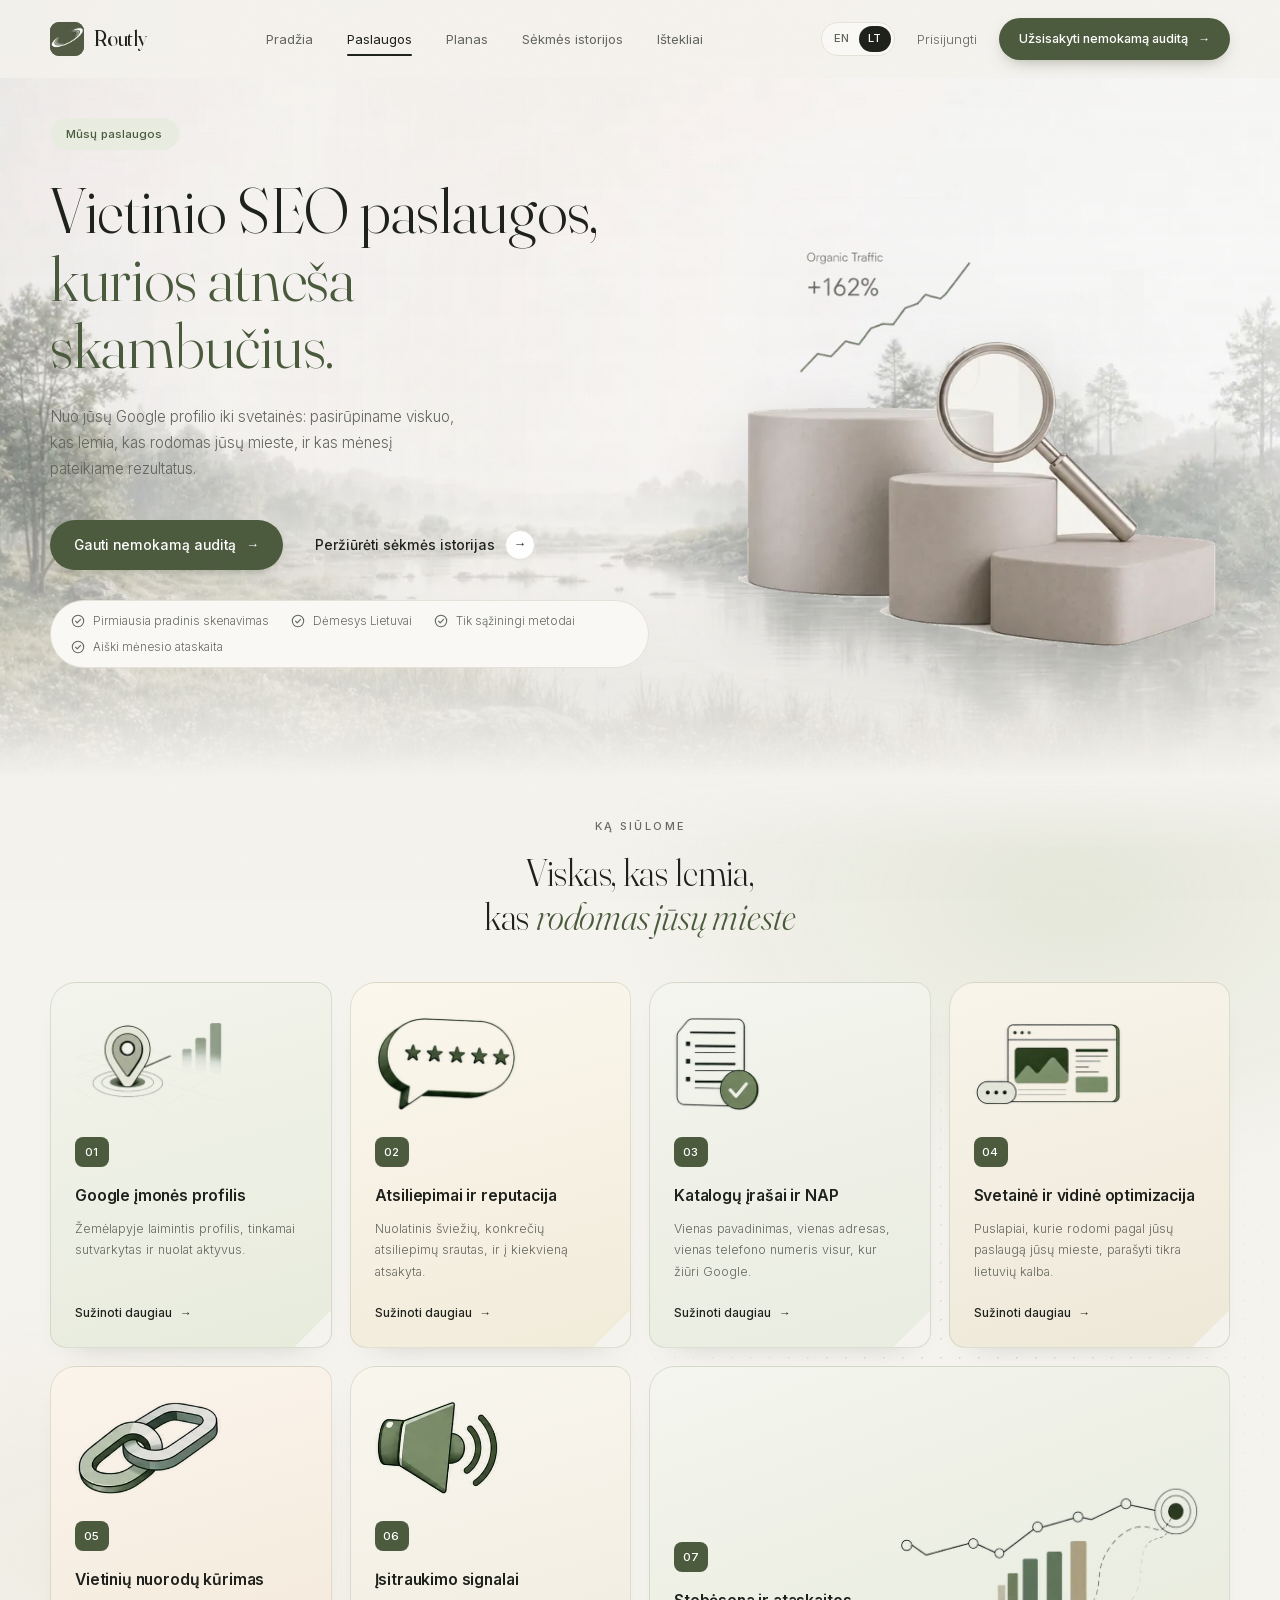
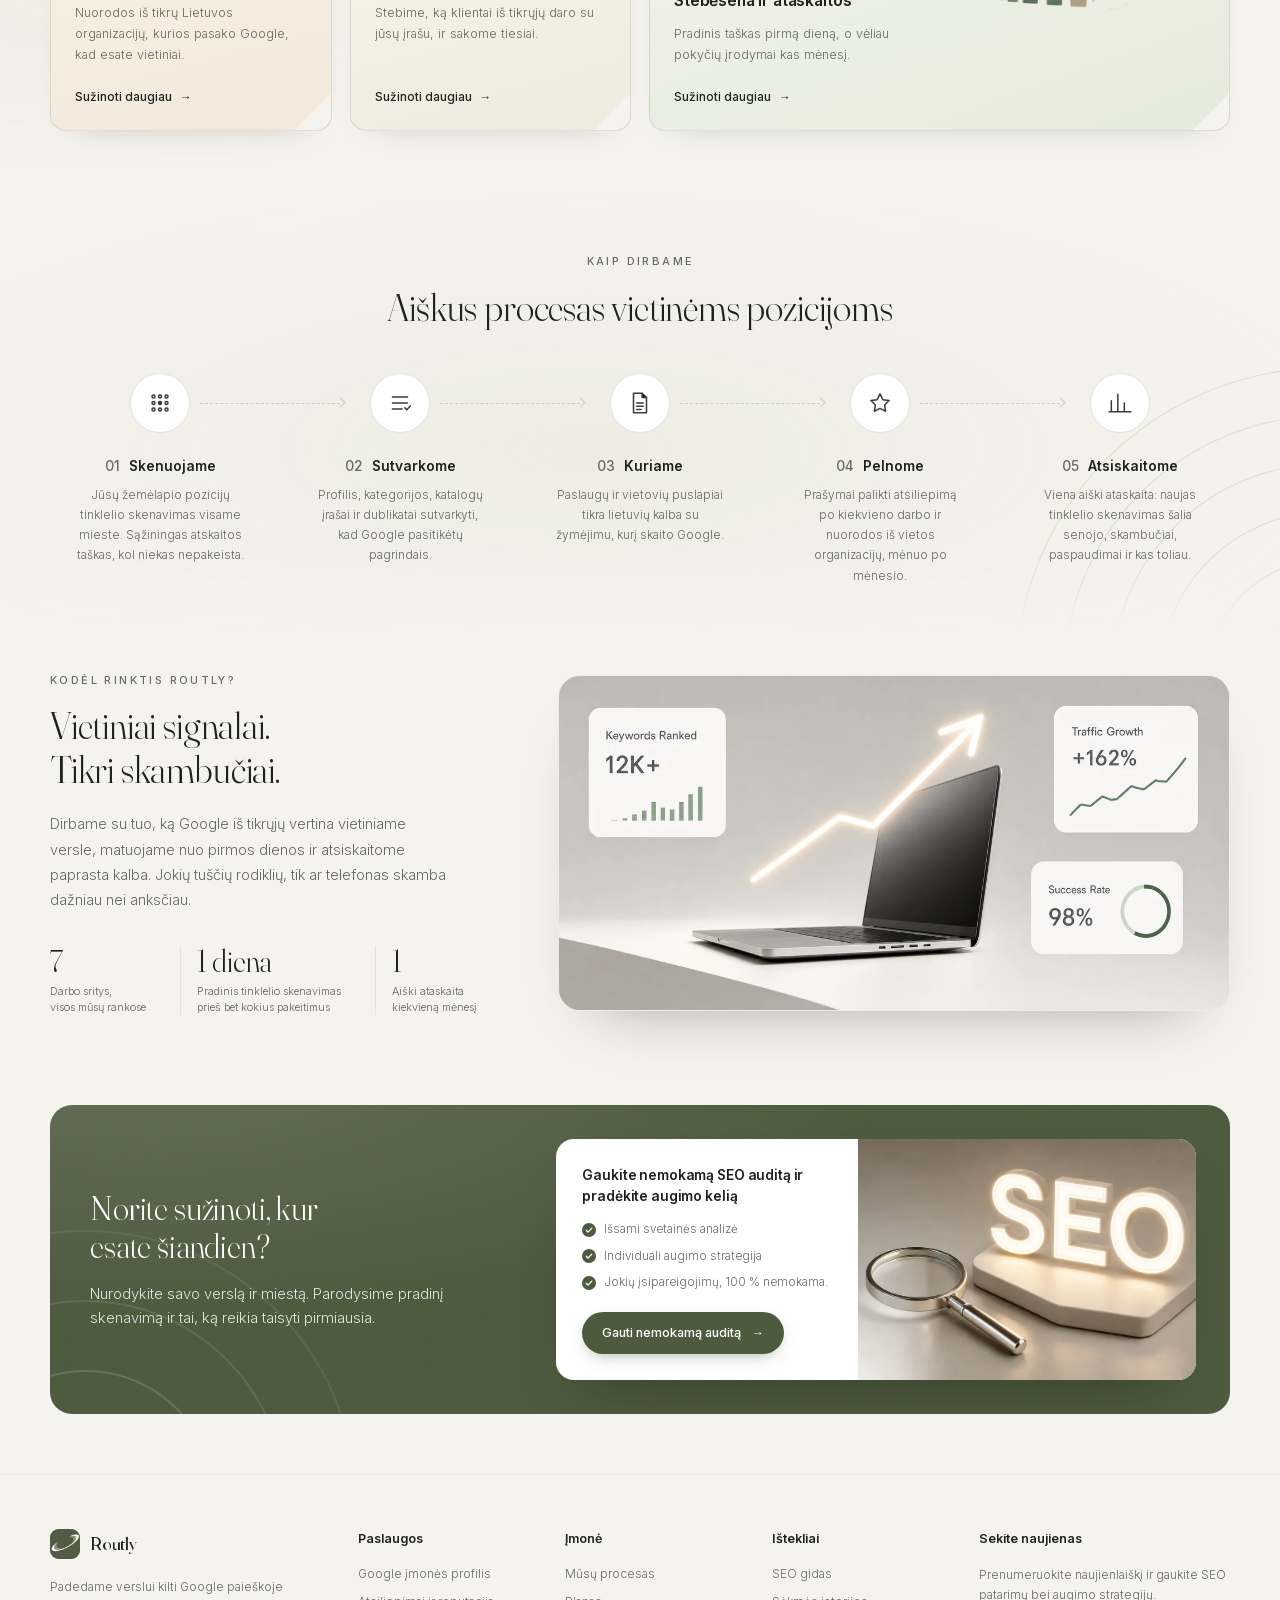
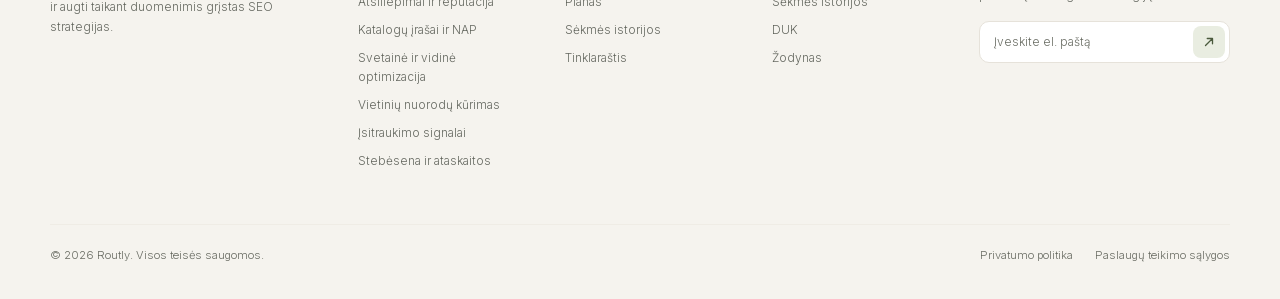
<file: lt/services.html>
<!DOCTYPE html>
<html lang="lt">
<head>
  <meta charset="UTF-8" />
  <meta name="viewport" content="width=device-width, initial-scale=1.0" />
  <meta name="theme-color" content="#F5F3EE" />
  <link rel="preload" media="(min-width: 961px)" href="../assets/svc-hero-bg.webp" as="image" type="image/webp" fetchpriority="high" />
  <link rel="preload" media="(max-width: 960px)" href="../assets/services-hero-480.webp" as="image" type="image/webp" fetchpriority="high" />
  <link rel="preload" href="../assets/fonts/fraunces-latin.woff2" as="font" type="font/woff2" crossorigin />
  <link rel="preload" href="../assets/fonts/inter-latin.woff2" as="font" type="font/woff2" crossorigin />
  <link rel="preload" href="../assets/fonts/fraunces-latin-ext.woff2" as="font" type="font/woff2" crossorigin />
  <link rel="preload" href="../assets/fonts/inter-latin-ext.woff2" as="font" type="font/woff2" crossorigin />
  <link rel="preload" href="../assets/fonts/fraunces-latin-ext.woff2" as="font" type="font/woff2" crossorigin />
  <title>Vietinio SEO paslaugos Lietuvoje | Routly</title>
  <meta name="description" content="Vietinis SEO Lietuvos verslui: Google įmonės profilis, atsiliepimai, katalogų įrašai, vietiniai puslapiai, nuorodos ir viena aiški mėnesio ataskaita. Matuojame nuo pirmos dienos." />
  <link rel="canonical" href="https://seo-landing-page-nine.vercel.app/lt/services.html" />
  <link rel="alternate" hreflang="en" href="https://seo-landing-page-nine.vercel.app/services.html" />
  <link rel="alternate" hreflang="lt" href="https://seo-landing-page-nine.vercel.app/lt/services.html" />
  <link rel="alternate" hreflang="x-default" href="https://seo-landing-page-nine.vercel.app/services.html" />
  <meta property="og:type" content="website" />
  <meta property="og:site_name" content="Routly" />
  <meta property="og:url" content="https://seo-landing-page-nine.vercel.app/lt/services.html" />
  <meta property="og:title" content="Vietinio SEO paslaugos Lietuvoje | Routly" />
  <meta property="og:description" content="Vietinis SEO Lietuvos verslui: Google įmonės profilis, atsiliepimai, katalogų įrašai, vietiniai puslapiai, nuorodos ir viena aiški mėnesio ataskaita. Matuojame nuo pirmos dienos." />
  <meta property="og:image" content="https://seo-landing-page-nine.vercel.app/assets/og-image.jpg" />
  <meta property="og:image:width" content="1200" />
  <meta property="og:image:height" content="630" />
  <meta property="og:image:alt" content="Routly, data-led SEO agency" />
  <meta property="og:locale" content="lt_LT" />
  <meta property="og:locale:alternate" content="en_US" />
  <meta name="twitter:card" content="summary_large_image" />
  <meta name="twitter:title" content="Vietinio SEO paslaugos Lietuvoje | Routly" />
  <meta name="twitter:description" content="Vietinis SEO Lietuvos verslui: Google įmonės profilis, atsiliepimai, katalogų įrašai, vietiniai puslapiai, nuorodos ir viena aiški mėnesio ataskaita. Matuojame nuo pirmos dienos." />
  <meta name="twitter:image" content="https://seo-landing-page-nine.vercel.app/assets/og-image.jpg" />
  <link rel="icon" href="../favicon.ico" sizes="32x32" />
  <link rel="icon" type="image/png" sizes="192x192" href="../assets/favicon-192.png" />
  <link rel="apple-touch-icon" href="../assets/apple-touch-icon.png" />
  <style id="site-css">@keyframes card-in{0%{opacity:0;transform:translateY(18px) scale(.97)}to{opacity:1;transform:translateY(0) scale(1)}}@keyframes card-float{0%,to{transform:translateY(0)}50%{transform:translateY(-6px)}}@keyframes line-draw{to{stroke-dashoffset:0}}@keyframes bar-grow{to{transform:scaleY(1)}}@keyframes logo-scroll{0%{transform:translateX(-50%)}to{transform:translateX(0)}}@keyframes rise-in{0%{opacity:0;transform:translateY(14px)}to{opacity:1;transform:translateY(0)}}@keyframes visual-in{0%{opacity:0;transform:translateY(22px) scale(.97)}to{opacity:1;transform:translateY(0) scale(1)}}@keyframes visual-float{0%,to{transform:translateY(0)}50%{transform:translateY(-8px)}}@keyframes panel-in{0%{opacity:0;transform:translateY(-6px)}to{opacity:1;transform:none}}@keyframes icon-pop{0%{opacity:0;transform:scale(.8)}to{opacity:1;transform:scale(1)}}@keyframes path-reveal{to{clip-path:inset(-40px -20px -40px -20px)}}@keyframes rocket-float{0%,to{transform:translate(0,0)}50%{transform:translate(3px,-5px)}}@font-face{font-family:"Fraunces";font-style:italic;font-weight:300;font-display:swap;src:url(/assets/fonts/fraunces-italic-latin-ext.woff2)format("woff2");unicode-range:U+0100-02BA,U+02BD-02C5,U+02C7-02CC,U+02CE-02D7,U+02DD-02FF,U+0304,U+0308,U+0329,U+1D00-1DBF,U+1E00-1E9F,U+1EF2-1EFF,U+2020,U+20A0-20AB,U+20AD-20C0,U+2113,U+2C60-2C7F,U+A720-A7FF}@font-face{font-family:"Fraunces";font-style:italic;font-weight:300;font-display:swap;src:url(/assets/fonts/fraunces-italic-latin.woff2)format("woff2");unicode-range:U+0000-00FF,U+0131,U+0152-0153,U+02BB-02BC,U+02C6,U+02DA,U+02DC,U+0304,U+0308,U+0329,U+2000-206F,U+20AC,U+2122,U+2191,U+2193,U+2212,U+2215,U+FEFF,U+FFFD}@font-face{font-family:"Fraunces";font-style:normal;font-weight:300 500;font-display:swap;src:url(/assets/fonts/fraunces-latin-ext.woff2)format("woff2");unicode-range:U+0100-02BA,U+02BD-02C5,U+02C7-02CC,U+02CE-02D7,U+02DD-02FF,U+0304,U+0308,U+0329,U+1D00-1DBF,U+1E00-1E9F,U+1EF2-1EFF,U+2020,U+20A0-20AB,U+20AD-20C0,U+2113,U+2C60-2C7F,U+A720-A7FF}@font-face{font-family:"Fraunces";font-style:normal;font-weight:300 500;font-display:swap;src:url(/assets/fonts/fraunces-latin.woff2)format("woff2");unicode-range:U+0000-00FF,U+0131,U+0152-0153,U+02BB-02BC,U+02C6,U+02DA,U+02DC,U+0304,U+0308,U+0329,U+2000-206F,U+20AC,U+2122,U+2191,U+2193,U+2212,U+2215,U+FEFF,U+FFFD}@font-face{font-family:"Inter";font-style:normal;font-weight:300 600;font-display:swap;src:url(/assets/fonts/inter-latin-ext.woff2)format("woff2");unicode-range:U+0100-02BA,U+02BD-02C5,U+02C7-02CC,U+02CE-02D7,U+02DD-02FF,U+0304,U+0308,U+0329,U+1D00-1DBF,U+1E00-1E9F,U+1EF2-1EFF,U+2020,U+20A0-20AB,U+20AD-20C0,U+2113,U+2C60-2C7F,U+A720-A7FF}@font-face{font-family:"Inter";font-style:normal;font-weight:300 600;font-display:swap;src:url(/assets/fonts/inter-latin.woff2)format("woff2");unicode-range:U+0000-00FF,U+0131,U+0152-0153,U+02BB-02BC,U+02C6,U+02DA,U+02DC,U+0304,U+0308,U+0329,U+2000-206F,U+20AC,U+2122,U+2191,U+2193,U+2212,U+2215,U+FEFF,U+FFFD}:root{--bg:#F5F3EE;--bg-2:#FAF9F6;--card:#FBFAF7;--line:#E6E2DA;--line-2:#EFECE5;--ink:#1F221C;--ink-2:#3A3E35;--muted:#63665E;--muted-2:#686B62;--olive:#4C5A3E;--olive-dark:#3F4C33;--olive-text:#4A5A3C;--sage:#E9EDE1;--sage-2:#DFE5D3;--white:#FFFFFF;--serif:"Fraunces", "Iowan Old Style", Georgia, serif;--sans:"Inter", -apple-system, BlinkMacSystemFont, "Segoe UI", Helvetica, Arial, sans-serif;--radius-lg:22px;--radius-md:16px;--radius-sm:12px;--container:1180px}*{box-sizing:border-box;margin:0;padding:0}html{scroll-behavior:smooth;-webkit-text-size-adjust:100%}body,h1,h2{font-weight:300;color:var(--ink)}body{font-family:var(--sans);background:var(--bg);line-height:1.6;-webkit-font-smoothing:antialiased}img,svg{display:block;max-width:100%}a{color:inherit;text-decoration:none}ol,ul{list-style:none}button,input{font:inherit}.container{width:min(var(--container),calc(100% - 48px));margin:0 auto}h1,h2{letter-spacing:-.005em;font-family:var(--serif);font-size:clamp(2.6rem,5.2vw,4.25rem);line-height:1.05}.pm-head h2 em,h1 em{font-style:normal;color:var(--olive-text)}h2{font-size:clamp(1.9rem,3vw,2.5rem);line-height:1.15}h3{font-size:.98rem;font-weight:600;letter-spacing:-.01em}p{color:var(--muted)}.btn,.eyebrow{font-weight:500}.eyebrow,h2{text-align:center}.eyebrow{font-size:.68rem;letter-spacing:.22em;text-transform:uppercase;color:var(--muted-2);margin-bottom:14px}.btn{display:inline-flex;align-items:center;gap:10px;padding:14px 24px;border-radius:999px;font-size:.86rem;white-space:nowrap;transition:background .18s ease,transform .18s ease,box-shadow .18s ease}.btn .arrow{font-size:.95em;transition:transform .18s ease}.btn:hover .arrow{transform:translateX(3px)}.btn-primary{background:var(--olive);color:var(--white);box-shadow:0 6px 18px -8px rgba(76,90,62,.6)}.btn-primary:hover{background:var(--olive-dark)}.btn-sm{padding:11px 20px;font-size:.8rem}.btn-ghost{background:0 0;color:var(--ink);padding-left:10px;padding-right:10px}.circle-arrow{display:inline-grid;place-items:center;width:30px;height:30px;border-radius:50%;border:1px solid var(--line);background:var(--white);font-size:.8rem;color:var(--ink);transition:transform .18s ease,border-color .18s ease}.btn-ghost:hover .circle-arrow{transform:translateX(3px);border-color:var(--olive)}.nav{position:sticky;top:0;z-index:50;background:rgba(245,243,238,.86);backdrop-filter:blur(10px);-webkit-backdrop-filter:blur(10px)}.nav-inner{display:flex;align-items:center;justify-content:space-between;height:78px}.brand{display:inline-flex;align-items:center;gap:10px}.brand-mark{width:34px;height:34px;border-radius:9px;background:var(--olive);color:var(--white);display:grid;place-items:center}.brand-mark svg{width:20px;height:20px}.brand-mark img{width:100%;height:100%;object-fit:cover;border-radius:inherit}.brand-name{font-family:var(--serif);font-size:1.35rem;font-weight:400;color:var(--ink);letter-spacing:-.01em}.nav-links{display:flex;gap:34px;font-size:.82rem;font-weight:400;color:var(--muted)}.nav-links a{position:relative;padding:6px 0;transition:color .15s ease}.lang-switch a:hover,.nav-links a.active,.nav-links a:hover,.nav-login:hover{color:var(--ink)}.nav-links a.active::after{content:"";position:absolute;left:0;right:0;bottom:0;height:1.5px;background:var(--ink);border-radius:2px}.nav-actions{display:flex;align-items:center;gap:22px}.nav-login{font-size:.82rem;color:var(--muted)}.lang-switch{display:inline-flex;align-items:center;border:1px solid var(--line);border-radius:999px;padding:3px;font-size:.7rem;font-weight:500;letter-spacing:.04em;background:var(--bg-2)}.lang-switch a{padding:4px 9px;border-radius:999px;color:var(--muted);transition:color .15s ease,background .15s ease}.lang-switch a.is-active{background:var(--ink);color:var(--white)}.hero{padding:42px 0 60px}.home-hero{position:relative;margin-top:-78px;padding-top:calc(42px + 78px);padding-bottom:110px}.home-hero::before{content:"";position:absolute;inset:0;z-index:0;background:linear-gradient(180deg,rgba(245,243,238,.3) 0%,rgba(245,243,238,.1) 28%,rgba(245,243,238,.08) 58%,rgba(245,243,238,.5) 84%,var(--bg) 100%),linear-gradient(90deg,rgba(245,243,238,0) 4%,rgba(245,243,238,.3) 22%,rgba(245,243,238,.26) 42%,rgba(245,243,238,0) 62%),url(/assets/hero-bg.webp)right 62%/112%auto no-repeat;pointer-events:none}.home-hero>.container{position:relative;z-index:1}@media (max-width:960px){.home-hero::before{background:linear-gradient(180deg,rgba(245,243,238,.42) 0%,rgba(245,243,238,.24) 28%,rgba(245,243,238,.22) 58%,rgba(245,243,238,.7) 86%,var(--bg) 100%),url(/assets/hero-bg-960.webp)center/cover no-repeat}}.hero-grid{display:grid;grid-template-columns:1.05fr .95fr;gap:40px;align-items:center}.pill,.stat-value .up{color:var(--olive-text)}.pill,.trust-chips li{border-radius:999px;font-size:.72rem}.pill{display:inline-block;padding:7px 16px;background:var(--sage);font-weight:500;letter-spacing:.01em}.hero-copy h1,.pill{margin-bottom:26px}.lede{max-width:420px;font-size:.95rem;line-height:1.7;margin-bottom:34px}.hero-ctas{display:flex;align-items:center;gap:22px;margin-bottom:30px}.trust-chips{display:flex;flex-wrap:wrap;gap:10px}.trust-chips li{display:inline-flex;align-items:center;gap:7px;padding:7px 14px;border:1px solid var(--line);color:var(--muted);background:var(--bg-2)}.trust-chips svg{width:14px;height:14px;color:var(--muted)}.hero-visual{display:flex;justify-content:flex-end}.hero-stage{position:relative;width:350px;margin-left:90px}.hero-arch{position:relative;width:100%;height:600px;border-radius:175px 175px 22px 22px;overflow:hidden;background:#f0e7e0;box-shadow:0 30px 60px -40px rgba(31,34,28,.45)}.hero-arch img{position:absolute;width:172.5%;max-width:none;height:auto;left:-68.3%;top:-8.3%}.stat-card{position:absolute;width:165px;padding:16px 16px 14px;border-radius:var(--radius-md);background:rgba(255,255,255,.94);border:1px solid var(--line-2);box-shadow:0 18px 40px -20px rgba(31,34,28,.35),0 1px 0 rgba(255,255,255,.7) inset;backdrop-filter:blur(6px);-webkit-backdrop-filter:blur(6px)}.stat-label{display:block;font-size:.66rem;color:var(--muted-2);margin-bottom:4px;letter-spacing:.01em}.stat-value{display:block;font-family:var(--serif);font-size:1.5rem;font-weight:400;color:var(--ink);line-height:1.1;margin-bottom:10px}.stat-value .up{font-family:var(--sans);font-size:.95rem}.stat-chart{width:100%;height:44px}.stat-1{left:-80px;top:44px}.stat-2{left:-100px;top:226px}.stat-3{left:-84px;top:404px}.stat-card{opacity:0;animation:card-in .8s cubic-bezier(.2,.7,.2,1) both,card-float 6s ease-in-out infinite}.stat-1{animation-delay:.15s,.95s}.stat-2{animation-delay:.35s,1.15s;animation-duration:.8s,7s}.stat-3{animation-delay:.55s,1.35s;animation-duration:.8s,6.5s}.stat-chart polyline{stroke-dasharray:1;stroke-dashoffset:1;animation:line-draw 1.4s cubic-bezier(.4,0,.2,1) forwards}.stat-1 .stat-chart polyline{animation-delay:.55s}.stat-3 .stat-chart polyline{animation-delay:.95s}.stat-chart.bars rect{transform-box:fill-box;transform-origin:bottom;transform:scaleY(0);animation:bar-grow .7s cubic-bezier(.2,.7,.2,1) forwards}.stat-chart.bars rect:nth-child(1){animation-delay:.7s}.stat-chart.bars rect:nth-child(2){animation-delay:.78s}.stat-chart.bars rect:nth-child(3){animation-delay:.86s}.stat-chart.bars rect:nth-child(4){animation-delay:.94s}.stat-chart.bars rect:nth-child(5){animation-delay:1.02s}.stat-chart.bars rect:nth-child(6){animation-delay:1.1s}.stat-chart.bars rect:nth-child(7){animation-delay:1.18s}.stat-chart.bars rect:nth-child(8){animation-delay:1.26s}.stat-chart.bars rect:nth-child(9){animation-delay:1.34s}.stat-value .count{font-variant-numeric:tabular-nums}@media (prefers-reduced-motion:reduce){.stat-card{opacity:1;animation:none}.stat-chart polyline{stroke-dasharray:none;stroke-dashoffset:0;animation:none}.stat-chart.bars rect{transform:none;animation:none}}.logos{padding:16px 0 60px}.logos .eyebrow{margin-bottom:26px}.logo-marquee{overflow:hidden;-webkit-mask-image:linear-gradient(90deg,transparent,#000 12%,#000 88%,transparent);mask-image:linear-gradient(90deg,transparent,#000 12%,#000 88%,transparent)}.logo-track{display:flex;width:max-content;animation:logo-scroll 28s linear infinite}.logo-marquee:hover .logo-track{animation-play-state:paused}.logo,.logo-row{align-items:center}.logo-row{display:flex;gap:0;flex-shrink:0}.logo-row li{padding:0 48px;white-space:nowrap}.logo{display:inline-flex;gap:8px;font-size:1.15rem;font-weight:500;color:var(--ink-2);opacity:.8;letter-spacing:-.01em}.logo-icon{width:20px;height:20px;color:var(--ink)}.logo-icon svg{width:100%;height:100%}.logo.fitfuel,.logo.lumora{font-family:var(--sans);font-weight:400;letter-spacing:-.02em}.logo.lumora{font-family:var(--serif);letter-spacing:.12em;font-size:1.05rem}.logo.saasdeck{font-weight:500}.logo.herbalix,.logo.pixelpro{font-weight:400}.logo.herbalix{font-family:var(--serif);font-size:1.2rem}.problem{padding:30px 0 70px;position:relative}.problem::before{z-index:0;background:radial-gradient(ellipse 900px 620px at 78% 32%,rgba(154,175,120,.2),transparent 65%),radial-gradient(ellipse 760px 540px at 24% 88%,rgba(183,199,152,.22),transparent 70%),url("data:image/svg+xml,%3Csvg%20xmlns%3D'http%3A%2F%2Fwww.w3.org%2F2000%2Fsvg'%20width%3D'600'%20height%3D'600'%3E%3Cg%20fill%3D'none'%20stroke%3D'%23aeb996'%20stroke-width%3D'1.2'%20opacity%3D'.4'%3E%3Ccircle%20cx%3D'-60'%20cy%3D'-60'%20r%3D'100'%2F%3E%3Ccircle%20cx%3D'-60'%20cy%3D'-60'%20r%3D'158'%2F%3E%3Ccircle%20cx%3D'-60'%20cy%3D'-60'%20r%3D'216'%2F%3E%3Ccircle%20cx%3D'-60'%20cy%3D'-60'%20r%3D'274'%2F%3E%3Ccircle%20cx%3D'-60'%20cy%3D'-60'%20r%3D'332'%2F%3E%3Ccircle%20cx%3D'-60'%20cy%3D'-60'%20r%3D'390'%2F%3E%3Ccircle%20cx%3D'-60'%20cy%3D'-60'%20r%3D'448'%2F%3E%3Ccircle%20cx%3D'-60'%20cy%3D'-60'%20r%3D'506'%2F%3E%3Ccircle%20cx%3D'-60'%20cy%3D'-60'%20r%3D'564'%2F%3E%3C%2Fg%3E%3C%2Fsvg%3E")no-repeat -70px -70px,linear-gradient(180deg,var(--bg) 0%,#eff2e5 30%,#ebefdf 62%,var(--bg) 100%)}.problem>.container{position:relative;z-index:1}.pm-grid{display:grid;grid-template-columns:minmax(0,1fr) 300px;gap:40px;align-items:end}.pm-main{min-width:0}.pm-head{margin-bottom:30px}.pm-pill{display:inline-block;padding:8px 18px;border-radius:999px;background:var(--sage);border:1px solid #d3dbc6;color:var(--olive-text);font-size:.66rem;font-weight:500;letter-spacing:.16em;text-transform:uppercase;margin-bottom:26px}.pm-head h2{text-align:left;font-size:clamp(2.2rem,4.2vw,3.4rem);line-height:1.08;margin-bottom:22px;max-width:13em}.pm-lede{max-width:620px;font-size:.95rem;line-height:1.7}.pm-bar{display:flex;justify-content:space-between;align-items:flex-end;gap:20px;margin-bottom:12px}.pm-bar-label{font-size:.8rem;font-weight:500;color:var(--ink);margin-bottom:10px}.pm-chips{display:flex;flex-wrap:wrap;gap:8px}.pm-chip,.pm-map{border:1px solid var(--line)}.pm-chip{padding:9px 16px;border-radius:10px;background:var(--bg-2);color:var(--ink-2);font-size:.78rem;font-weight:400;cursor:pointer;transition:background .18s ease,border-color .18s ease,color .18s ease}.pm-chip:hover{border-color:#c9d2b8;background:var(--card)}.pm-chip.is-active{background:var(--sage);border-color:#c9d2b8;color:var(--ink);font-weight:500}.pm-map{position:relative;aspect-ratio:1600/941;border-radius:14px;overflow:hidden;background:#edeae3;box-shadow:0 24px 50px -36px rgba(31,34,28,.4)}.pm-map img,.pm-map picture{position:absolute;inset:0;width:100%;height:100%}.pm-map img{object-fit:cover;filter:saturate(.5) brightness(1.05)}.pm-map::after,.problem::before,.services::after,.services::before,body::after{content:"";position:absolute;inset:0;pointer-events:none}.pm-map::after{background:rgba(245,243,238,.3)}.pm-dots{position:absolute;inset:0;z-index:2;display:grid;grid-template-columns:repeat(9,1fr);grid-template-rows:repeat(7,1fr);padding:3.5% 3% 2.5%}.pm-dot{position:relative;place-self:center;width:24px;height:24px;border-radius:50%;box-shadow:0 0 0 3px rgba(255,255,255,.96),0 6px 12px -4px rgba(31,34,28,.35);transition:background-color .35s ease}.pm-dot.g,.pm-legend .g{background:#5da35a}.pm-dot.y,.pm-legend .y{background:#e5c447}.pm-dot.r,.pm-legend .r{background:#e0605a}.pm-dot.is-you{box-shadow:0 0 0 3px #fff,0 0 0 5px var(--olive),0 6px 12px -4px rgba(31,34,28,.35)}.pm-zoom{position:absolute;right:14px;bottom:14px;z-index:3;display:flex;flex-direction:column;background:var(--white);border-radius:10px;box-shadow:0 6px 18px -8px rgba(31,34,28,.4);overflow:hidden;color:var(--ink);font-size:1.1rem;font-weight:400}.pm-zoom span{width:36px;height:36px;display:grid;place-items:center}.pm-zoom span+span{border-top:1px solid var(--line-2)}.pm-under{margin-top:14px}.pm-legend{display:inline-flex;gap:22px;padding:9px 14px;border:1px solid var(--line);border-radius:10px;background:var(--bg-2);font-size:.74rem;color:var(--ink-2)}.pm-foot span,.pm-legend li{display:inline-flex;align-items:center;gap:8px}.pm-legend i{width:11px;height:11px;border-radius:50%}.pm-foot{display:flex;align-items:center;gap:16px;margin-top:14px;font-size:.72rem;color:var(--muted)}.pm-foot span{gap:6px}.pm-foot svg{width:14px;height:14px;color:var(--muted)}.pm-sep{width:1px;height:14px;background:var(--line)}.pm-side{display:grid;gap:14px;padding-bottom:44px}.pm-stat{display:flex;align-items:center;gap:18px;padding:22px;border:1px solid var(--line);border-radius:16px;background:var(--bg-2)}.pm-stat-icon{width:64px;height:64px;flex-shrink:0;border-radius:50%;background:var(--sage);color:var(--olive-text);display:grid;place-items:center}.pm-stat-icon svg{width:28px;height:28px}.pm-stat-body{display:block;min-width:0}.pm-stat-label{display:block;font-size:.78rem;color:var(--muted);margin-bottom:6px}.pm-stat-value{display:flex;align-items:baseline;gap:10px;font-family:var(--serif);font-size:2.1rem;line-height:1;color:var(--ink);margin-bottom:8px}.pm-count{font-variant-numeric:tabular-nums}.pm-delta{display:inline-flex;align-items:center;gap:3px;font-family:var(--sans);font-size:.82rem;font-weight:500;color:var(--olive-text)}.pm-delta svg{width:12px;height:12px}.pm-delta.bad{color:#a94840}.sr-only{position:absolute;width:1px;height:1px;padding:0;margin:-1px;overflow:hidden;clip:rect(0 0 0 0);white-space:nowrap;border:0}.pm-stat-sub{display:block;font-size:.72rem;color:var(--muted-2)}.pm-cta{padding:22px;border:1px solid var(--line);border-radius:16px;background:var(--bg-2)}.pm-cta-head{display:flex;align-items:center;gap:12px;margin-bottom:10px}.pm-cta-icon{width:38px;height:38px;flex-shrink:0;border-radius:50%;background:var(--sage);color:var(--olive-text);display:grid;place-items:center}.pm-cta-icon svg{width:18px;height:18px}.pm-cta h3{font-size:.9rem}.pm-cta p{font-size:.76rem;line-height:1.65;margin-bottom:16px}.js .pm-map.rv .pm-dot{scale:0;transition:scale .5s cubic-bezier(.2,.8,.25,1.25),background-color .35s ease;transition-delay:calc(var(--d, 0s) + .25s + var(--i)*16ms),0s}.js .pm-map.rv.in .pm-dot{scale:1}@media (prefers-reduced-motion:reduce){.js .pm-map.rv .pm-dot{scale:1;transition:none}}.results,.services{padding:70px 0}.process{padding:78px 0 46px}body::after{position:fixed;z-index:99;opacity:.05;mix-blend-mode:multiply;background:url("data:image/svg+xml,%3Csvg%20xmlns%3D'http%3A%2F%2Fwww.w3.org%2F2000%2Fsvg'%20width%3D'180'%20height%3D'180'%3E%3Cfilter%20id%3D'n'%3E%3CfeTurbulence%20type%3D'fractalNoise'%20baseFrequency%3D'0.8'%20numOctaves%3D'3'%20stitchTiles%3D'stitch'%2F%3E%3C%2Ffilter%3E%3Crect%20width%3D'180'%20height%3D'180'%20filter%3D'url(%23n)'%20opacity%3D'.6'%2F%3E%3C%2Fsvg%3E")}.cta-banner,.process,.results,.roadmap,.services{position:relative}.process>.container,.results>.container,.roadmap>.container,.services>.container{position:relative;z-index:1}.services::after,.services::before{z-index:0}.services::before{background:radial-gradient(ellipse 780px 480px at 84% 12%,rgba(154,175,120,.16),transparent 62%),radial-gradient(ellipse 600px 420px at 6% 78%,rgba(196,183,138,.1),transparent 65%);-webkit-mask-image:linear-gradient(180deg,transparent 0,#000 70px,#000 calc(100% - 70px),transparent 100%);mask-image:linear-gradient(180deg,transparent 0,#000 70px,#000 calc(100% - 70px),transparent 100%)}.services::after{background-image:radial-gradient(rgba(85,95,60,.16) 1px,transparent 1px);background-size:19px 19px;-webkit-mask-image:radial-gradient(ellipse 46% 52%at 76% 58%,#000,transparent 72%);mask-image:radial-gradient(ellipse 46% 52%at 76% 58%,#000,transparent 72%)}.process::before{background:radial-gradient(ellipse 1100px 380px at 46% 60%,rgba(183,199,152,.12),transparent 70%),url("data:image/svg+xml,%3Csvg%20xmlns%3D'http%3A%2F%2Fwww.w3.org%2F2000%2Fsvg'%20width%3D'340'%20height%3D'340'%3E%3Cg%20fill%3D'none'%20stroke%3D'%23aeb996'%20stroke-width%3D'1.1'%20opacity%3D'.3'%3E%3Ccircle%20cx%3D'340'%20cy%3D'340'%20r%3D'70'%2F%3E%3Ccircle%20cx%3D'340'%20cy%3D'340'%20r%3D'118'%2F%3E%3Ccircle%20cx%3D'340'%20cy%3D'340'%20r%3D'166'%2F%3E%3Ccircle%20cx%3D'340'%20cy%3D'340'%20r%3D'214'%2F%3E%3Ccircle%20cx%3D'340'%20cy%3D'340'%20r%3D'262'%2F%3E%3Ccircle%20cx%3D'340'%20cy%3D'340'%20r%3D'310'%2F%3E%3C%2Fg%3E%3C%2Fsvg%3E")no-repeat calc(100% + 46px) calc(100% + 46px)}.process::before,.results::before,.roadmap::before{content:"";position:absolute;inset:0;z-index:0;pointer-events:none;-webkit-mask-image:linear-gradient(180deg,transparent 0,#000 70px,#000 calc(100% - 70px),transparent 100%);mask-image:linear-gradient(180deg,transparent 0,#000 70px,#000 calc(100% - 70px),transparent 100%)}.results::before{background:radial-gradient(circle at 16% 38%,rgba(122,145,118,.13),transparent 58%),radial-gradient(circle at 90% 78%,rgba(196,178,138,.11),transparent 55%)}.roadmap::before{background:radial-gradient(ellipse 760px 460px at 88% 6%,rgba(154,175,120,.14),transparent 62%),radial-gradient(ellipse 640px 420px at 4% 72%,rgba(196,183,138,.1),transparent 65%),url("data:image/svg+xml,%3Csvg%20xmlns%3D'http%3A%2F%2Fwww.w3.org%2F2000%2Fsvg'%20width%3D'400'%20height%3D'400'%3E%3Cg%20fill%3D'none'%20stroke%3D'%23aeb996'%20stroke-width%3D'1.1'%20opacity%3D'.34'%3E%3Ccircle%20cx%3D'400'%20cy%3D'0'%20r%3D'80'%2F%3E%3Ccircle%20cx%3D'400'%20cy%3D'0'%20r%3D'130'%2F%3E%3Ccircle%20cx%3D'400'%20cy%3D'0'%20r%3D'180'%2F%3E%3Ccircle%20cx%3D'400'%20cy%3D'0'%20r%3D'230'%2F%3E%3Ccircle%20cx%3D'400'%20cy%3D'0'%20r%3D'280'%2F%3E%3Ccircle%20cx%3D'400'%20cy%3D'0'%20r%3D'330'%2F%3E%3Ccircle%20cx%3D'400'%20cy%3D'0'%20r%3D'380'%2F%3E%3C%2Fg%3E%3C%2Fsvg%3E")no-repeat calc(100% + 56px) -56px}.cta-banner{isolation:isolate}.cta-banner::after,.cta-banner::before{content:"";position:absolute;inset:0;z-index:-1;pointer-events:none}.cta-banner::before{background:radial-gradient(circle at 3% 128%,transparent 128px,rgba(255,255,255,.14) 129px,rgba(255,255,255,.14) 130px,transparent 131px),radial-gradient(circle at 3% 128%,transparent 198px,rgba(255,255,255,.1) 199px,rgba(255,255,255,.1) 200px,transparent 201px),radial-gradient(circle at 3% 128%,transparent 268px,rgba(255,255,255,.07) 269px,rgba(255,255,255,.07) 270px,transparent 271px),radial-gradient(ellipse 120% 150%at 8% -10%,rgba(255,255,255,.12),transparent 52%)}.cta-banner::after{opacity:.12;mix-blend-mode:soft-light;background:url("data:image/svg+xml,%3Csvg%20xmlns%3D'http%3A%2F%2Fwww.w3.org%2F2000%2Fsvg'%20width%3D'180'%20height%3D'180'%3E%3Cfilter%20id%3D'n'%3E%3CfeTurbulence%20type%3D'fractalNoise'%20baseFrequency%3D'0.8'%20numOctaves%3D'3'%20stitchTiles%3D'stitch'%2F%3E%3C%2Ffilter%3E%3Crect%20width%3D'180'%20height%3D'180'%20filter%3D'url(%23n)'%20opacity%3D'.6'%2F%3E%3C%2Fsvg%3E")}.process h2,.results h2,.services h2{margin-bottom:44px}.service-grid{display:grid;grid-template-columns:repeat(6,1fr);gap:12px}.service-card{background:var(--card);border:1px solid var(--line-2);border-radius:var(--radius-md);padding:30px 20px 26px;text-align:center;display:flex;flex-direction:column;align-items:center;transition:transform .2s ease,box-shadow .2s ease,border-color .2s ease}.service-card:hover{transform:translateY(-3px);border-color:var(--sage-2);box-shadow:0 24px 40px -30px rgba(31,34,28,.35)}.icon-circle{width:52px;height:52px;border-radius:50%;background:var(--sage);color:var(--olive-text);display:grid;place-items:center;margin-bottom:22px}.icon-circle svg{width:24px;height:24px}.service-card h3{margin-bottom:12px;font-size:.86rem}.service-card p{font-size:.72rem;line-height:1.7;margin-bottom:26px;flex:1}.learn{display:inline-flex;align-items:center;gap:8px;font-size:.74rem;font-weight:500;color:var(--ink)}.learn .arrow{transition:transform .18s ease}.learn:hover .arrow{transform:translateX(3px)}.step,.steps{position:relative}.steps{display:grid;grid-template-columns:repeat(5,1fr);gap:20px;counter-reset:step}.step{text-align:center}.step-icon{width:60px;height:60px;border-radius:50%;background:var(--white);border:1px solid var(--line);color:var(--ink-2);display:grid;place-items:center;margin:0 auto 22px;position:relative;z-index:1}.step-icon svg{width:26px;height:26px}.step:not(:last-child)::before{content:"";position:absolute;top:30px;left:calc(50% + 40px);right:calc(-50% + 40px);border-top:1.5px dashed #cfcbc2}.step:not(:last-child)::after{content:"";position:absolute;top:26.5px;right:calc(-50% + 36px);width:6px;height:6px;border-right:1.5px solid #cfcbc2;border-top:1.5px solid #cfcbc2;transform:rotate(45deg)}.step-title{display:block;font-size:.86rem;font-weight:600;margin-bottom:8px;color:var(--ink)}.step-title .num{color:var(--muted-2);font-weight:500;margin-right:6px}.step p{font-size:.74rem;line-height:1.7;max-width:170px;margin:0 auto}.result-grid{display:grid;grid-template-columns:repeat(3,1fr);gap:16px}.result-card{background:var(--card);border:1px solid var(--line-2);border-radius:var(--radius-lg);padding:26px 26px 22px;display:flex;flex-direction:column;transition:transform .2s ease,box-shadow .2s ease}.result-card:hover{transform:translateY(-3px);box-shadow:0 24px 40px -30px rgba(31,34,28,.35)}.result-brand{font-size:1.05rem;margin-bottom:18px;opacity:1}.cta-checks li,.result-card h3{font-size:.98rem;margin-bottom:8px}.result-card p{font-size:.76rem;line-height:1.7;max-width:240px;margin-bottom:18px}.result-chart{width:100%;height:96px;margin-bottom:18px}.result-card .learn{align-self:center;padding-top:14px;border-top:1px solid var(--line-2);width:100%;justify-content:center}.cta{padding:20px 0 60px}.cta-banner,.cta-card{display:grid;overflow:hidden}.cta-banner{background:var(--olive);border-radius:var(--radius-lg);padding:34px 34px 34px 40px;grid-template-columns:.9fr 1.35fr;gap:40px;align-items:center;color:var(--white)}.cta-copy h2{text-align:left;color:var(--white);font-size:clamp(1.8rem,2.6vw,2.35rem)}.cta-copy p{color:rgba(255,255,255,.85);font-size:.92rem}.cta-card{background:var(--white);border-radius:18px;grid-template-columns:1fr 1.12fr;color:var(--ink);box-shadow:0 30px 60px -30px rgba(0,0,0,.35)}.cta-card-body{padding:26px 22px 26px 26px}.cta-card-body h3{font-size:.86rem;margin-bottom:14px;line-height:1.5}.cta-checks{margin-bottom:20px}.cta-checks li{display:flex;align-items:center;gap:8px;font-size:.72rem;color:var(--muted)}.cta-checks svg{width:14px;height:14px;flex:0 0 14px}.cta-card-img{position:relative;min-height:100%}.cta-card-img img{width:100%;height:100%;object-fit:cover;object-position:84% 50%;position:absolute;inset:0}.footer{padding:54px 0 34px;border-top:1px solid var(--line-2)}.footer-grid{display:grid;grid-template-columns:1.6fr 1fr 1fr 1fr 1.5fr;gap:40px}.cta-copy h2,.footer-brand .brand{margin-bottom:18px}.footer-brand .brand-mark{width:30px;height:30px}.footer-brand .brand-name{font-size:1.15rem}.footer-brand p,.footer-news p{font-size:.74rem;line-height:1.7}.footer-brand p{max-width:240px;margin-bottom:20px}.socials{display:flex;gap:10px}.news-form,.socials a{border:1px solid var(--line)}.socials a{width:34px;height:34px;border-radius:50%;display:grid;place-items:center;color:var(--ink-2);transition:border-color .15s ease,background .15s ease}.socials a:hover{border-color:var(--olive);background:var(--white)}.socials svg{width:16px;height:16px}.footer-col h4{font-size:.78rem;font-weight:600;margin-bottom:16px}.footer-col a{display:block;font-size:.74rem;color:var(--muted);margin-bottom:9px;transition:color .15s ease}.footer-col a:hover,.footer-col h4,.footer-legal a:hover{color:var(--ink)}.footer-news p{margin-bottom:16px}.news-form{display:flex;align-items:center;border-radius:10px;background:var(--white);padding:4px 4px 4px 14px}.news-form input{flex:1;min-width:0;border:0;outline:0;background:0 0;font-size:.74rem;color:var(--ink)}.news-form input::placeholder{color:var(--muted-2)}.news-form button{width:32px;height:32px;border-radius:8px;border:0;background:var(--sage);color:var(--olive-text);display:grid;place-items:center;cursor:pointer;transition:background .15s ease}.news-form button:hover{background:var(--sage-2)}.news-form button svg{width:14px;height:14px}.footer-bottom{display:flex;justify-content:space-between;align-items:center;margin-top:44px;padding-top:22px;border-top:1px solid var(--line-2);font-size:.7rem;color:var(--muted-2)}.footer-legal{display:flex;gap:22px}[id]{scroll-margin-top:92px}.svc-hero{padding:40px 0 110px;position:relative;margin-top:-78px;padding-top:calc(40px + 78px)}.svc-hero::before{content:"";position:absolute;inset:0;z-index:0;pointer-events:none;background:linear-gradient(180deg,rgba(245,243,238,.3) 0%,rgba(245,243,238,.1) 28%,rgba(245,243,238,.08) 58%,rgba(245,243,238,.5) 84%,var(--bg) 100%),linear-gradient(90deg,rgba(245,243,238,0) 4%,rgba(245,243,238,.3) 22%,rgba(245,243,238,.26) 42%,rgba(245,243,238,0) 62%),url(/assets/svc-hero-bg.webp)right 74%/112%auto no-repeat}.svc-hero>.container{position:relative;z-index:1}@media (max-width:960px){.svc-hero::before{background:linear-gradient(180deg,rgba(245,243,238,.42) 0%,rgba(245,243,238,.24) 28%,rgba(245,243,238,.22) 58%,rgba(245,243,238,.7) 86%,var(--bg) 100%),url(/assets/svc-hero-bg-960.webp)center/cover no-repeat}}.svc-hero-grid{grid-template-columns:1.05fr .95fr;grid-template-areas:"copy visual""trust visual";align-items:center;row-gap:26px}.svc-hero .hero-copy{grid-area:copy}.svc-hero .hero-copy h1{font-size:clamp(2.2rem,5vw,4rem)}.svc-hero .hero-ctas{margin-bottom:0}.svc-hero-visual{grid-area:visual;display:flex;justify-content:center;align-items:center;padding:56px 0 0}.svc-hero-visual picture{display:block;width:min(100%,600px);opacity:0;animation:visual-in .9s cubic-bezier(.2,.7,.2,1) .2s forwards,visual-float 7s ease-in-out 1.1s infinite}.svc-hero-visual img{width:100%;height:auto}.svc-hero .hero-copy>*{opacity:0;animation:rise-in .7s cubic-bezier(.2,.7,.2,1) forwards}.svc-hero .hero-copy>:nth-child(1){animation-delay:.05s}.svc-hero .hero-copy>:nth-child(2){animation-delay:.15s}.svc-hero .hero-copy>:nth-child(3){animation-delay:.25s}.svc-hero .hero-copy>:nth-child(4){animation-delay:.35s}.svc-hero .trust-bar{opacity:0;animation:rise-in .7s cubic-bezier(.2,.7,.2,1) .5s forwards}.svc-hero-visual picture img{filter:drop-shadow(0 30px 40px rgba(31,34,28,.18))}@media (prefers-reduced-motion:reduce){.svc-hero .hero-copy>*,.svc-hero .trust-bar,.svc-hero-visual picture{opacity:1;animation:none}}.trust-bar,.trust-bar li{display:inline-flex;align-items:center}.trust-bar{grid-area:trust;justify-self:start;flex-wrap:wrap;gap:8px 22px;padding:11px 20px;border:1px solid var(--line);border-radius:999px;background:var(--bg-2)}.trust-bar li{gap:8px;font-size:.72rem;color:var(--muted);white-space:nowrap}.trust-bar svg{width:14px;height:14px;color:var(--muted)}.offer{padding:40px 0 44px}.offer h2 em{font-style:italic;font-weight:300;color:var(--olive-text)}.offer-grid{grid-template-columns:repeat(4,1fr);gap:18px}.offer-card{position:relative;text-align:left;align-items:flex-start;padding:22px 24px 24px;border-radius:26px 16px 16px 16px;border:1px solid rgba(76,90,62,.14);overflow:hidden;box-shadow:0 14px 30px -26px rgba(31,34,28,.35)}.offer-card::after{content:"";position:absolute;right:-1px;bottom:-1px;width:38px;height:38px;background:linear-gradient(to top left,var(--bg) 50%,transparent 50.5%);pointer-events:none}.offer-card:hover{border-color:rgba(76,90,62,.28)}.offer-tint-1{background:linear-gradient(165deg,#f3f4ec 0,#e7ebdc 100%)}.offer-tint-2{background:linear-gradient(165deg,#fbf7ed 0,#f1ebda 100%)}.offer-tint-3{background:linear-gradient(165deg,#f4f5ee 0,#e9ece0 100%)}.offer-tint-4{background:linear-gradient(165deg,#f8f4ea 0,#eee8d8 100%)}.offer-tint-5{background:linear-gradient(165deg,#fbf4eb 0,#f3e8da 100%)}.offer-tint-6{background:linear-gradient(165deg,#f9f6ee 0,#efebdf 100%)}.offer-tint-7{background:linear-gradient(160deg,#f4f5ee 0,#e6eadb 100%)}.offer-art{width:100%;height:118px;justify-content:flex-start;margin-bottom:14px}.offer-art img,.offer-art picture{display:block;max-width:80%;max-height:100%;width:auto;object-fit:contain}.offer-art,.offer-art picture{display:flex;align-items:center}.offer-art picture{height:100%}.offer-art img{height:auto}.offer-num{display:inline-flex;align-items:center;justify-content:center;min-width:34px;height:30px;padding:0 8px;border-radius:8px;background:var(--olive);color:#fff;font-size:.72rem;font-weight:500;letter-spacing:.04em;margin-bottom:16px}.offer-card h3{font-size:.98rem;margin-bottom:10px}.offer-card p{font-size:.78rem;line-height:1.7;margin-bottom:22px}.offer-text{flex:1}.offer-card-wide{grid-column:span 2;padding-right:0;min-height:270px}.offer-card-wide .offer-art img,.offer-card-wide .offer-art picture{max-width:100%}.offer-card-wide .offer-art{position:absolute;right:5%;top:50%;transform:translateY(-50%);width:52%;height:70%;justify-content:flex-end;margin:0;pointer-events:none}.offer-card-wide .offer-num{margin-top:auto}.offer-card-wide .offer-text{flex:0 0 auto;max-width:40%;position:relative;z-index:1}.offer-card-wide .learn{position:relative;z-index:1}.why{padding:40px 0 70px}.why-grid{display:grid;grid-template-columns:.8fr 1.2fr;gap:60px;align-items:center}.why-copy .eyebrow,.why-copy h2{text-align:left}.why-copy h2{margin-bottom:20px;text-wrap:balance}.why-lede{font-size:.9rem;line-height:1.75;max-width:400px;margin-bottom:34px}.why-stats{display:flex;gap:34px}.why-stats li{display:flex;flex-direction:column;gap:6px}.why-stats li+li{padding-left:16px;border-left:1px solid var(--line)}.why-num{font-family:var(--serif);font-size:1.9rem;line-height:1;color:var(--ink)}.why-label{font-size:.68rem;line-height:1.5;color:var(--muted)}.why-visual{border-radius:var(--radius-lg);overflow:hidden;border:1px solid var(--line-2);box-shadow:0 30px 60px -40px rgba(31,34,28,.45);aspect-ratio:2/1;background:#d9d4ce}.why-visual img{width:100%;height:100%;object-fit:cover}.offer-panel{grid-column:1/-1;display:none;position:relative;margin-top:4px}html:not(.js) .offer-panel{display:block}.offer-panel.open{display:block;animation:panel-in .35s ease}.offer-panel-inner{position:relative;background:var(--card);border:1px solid var(--sage-2);border-radius:var(--radius-lg);padding:32px 36px;box-shadow:0 24px 40px -30px rgba(31,34,28,.3)}.offer-panel-inner::before{content:"";position:absolute;top:-8px;left:var(--caret, 60px);width:14px;height:14px;background:var(--card);border-left:1px solid var(--sage-2);border-top:1px solid var(--sage-2);transform:translateX(-50%) rotate(45deg)}.offer-panel-body{max-width:900px}.offer-panel-kicker{display:flex;align-items:center;gap:12px;font-size:.72rem;font-weight:500;letter-spacing:.12em;text-transform:uppercase;margin-bottom:16px}.offer-panel-kicker .acc-num{font-family:var(--serif);font-size:.9rem;letter-spacing:.06em;color:var(--muted-2);text-transform:none}.offer-panel-kicker .acc-num::after{content:"";display:inline-block;width:22px;height:1px;background:var(--line);margin-left:12px;vertical-align:middle}.offer-card.is-open{border-color:var(--sage-2);box-shadow:0 24px 40px -30px rgba(31,34,28,.35)}.offer-card.is-open .learn,.offer-panel-kicker{color:var(--olive-text)}@media (prefers-reduced-motion:reduce){.offer-panel.open{animation:none}.btn,.btn .arrow,.circle-arrow,.learn .arrow,.service-card{transition:none}}.svc-body{font-size:.9rem;line-height:1.75;margin-bottom:24px}.svc-label{font-size:.66rem;font-weight:500;letter-spacing:.2em;text-transform:uppercase;color:var(--muted);margin-bottom:14px}.svc-points{display:grid;grid-template-columns:1fr 1fr;gap:12px 24px}.svc-note,.svc-points li{display:flex;align-items:flex-start;gap:10px;font-size:.8rem;color:var(--ink-2);line-height:1.55}.svc-note svg,.svc-points svg{width:16px;height:16px;flex:0 0 16px;margin-top:2px}.svc-note{gap:9px;margin-top:22px;padding:12px 14px;border-radius:10px;background:var(--sage);color:var(--olive-text);font-size:.76rem}.svc-note svg{width:15px;height:15px;flex:0 0 15px}.roadmap{padding:44px 0 56px}.rm-head{text-align:center;margin-bottom:44px}.rm-head h1{font-size:clamp(2.1rem,3.8vw,3rem);margin-bottom:18px;text-wrap:balance}.rm-lede{max-width:620px;margin:0 auto;font-size:.92rem;line-height:1.7}.rm-grid{position:relative;display:grid;grid-template-columns:repeat(5,1fr);column-gap:14px;row-gap:0;padding:18px 0}.rm-path{position:absolute;inset:0;width:100%;height:100%;color:var(--olive-text);pointer-events:none;z-index:2;overflow:visible}.rm-card{position:relative;isolation:isolate;display:flex;flex-direction:column;padding:24px 20px 26px;border:1px solid var(--line);border-radius:18px;background:var(--bg-2)}@supports (grid-template-rows:subgrid){.rm-card{display:grid;grid-template-rows:subgrid;grid-row:span 9;align-content:start}}.rm-card.is-now{border-color:transparent;background:0 0;z-index:1}.rm-card.is-now::before{content:"";position:absolute;inset:-18px 0;z-index:-1;background:var(--sage);border:1px solid #c9d2b8;border-radius:18px;box-shadow:0 18px 40px -28px rgba(31,34,28,.28)}.rm-phase{font-size:.7rem;font-weight:500;letter-spacing:.02em;color:var(--muted-2);margin-bottom:6px}.rm-title{font-family:var(--sans);font-size:.98rem;font-weight:600;letter-spacing:-.01em;line-height:1.3;text-align:left;color:var(--ink);margin-bottom:2px}.rm-time{font-size:.82rem;color:var(--muted);margin-bottom:22px}.rm-icon,.rm-track{display:flex;justify-content:center}.rm-icon{height:96px;align-items:flex-end;color:var(--olive);margin-bottom:10px}.rm-icon svg{width:auto;height:84px;max-width:100%;opacity:0;transform:scale(.8);animation:icon-pop .6s cubic-bezier(.2,.8,.3,1.2) forwards}.rm-card.is-now .rm-icon svg{height:90px}.rm-track{position:relative;height:24px;margin-bottom:20px;align-items:center}html:not(.js) .rm-track::before{content:"";position:absolute;left:-20px;right:-20px;top:50%;border-top:2px dashed var(--olive-text);opacity:.8}.rm-dot{position:relative;width:14px;height:14px;border-radius:50%;background:var(--olive-text);box-shadow:0 0 0 4px var(--bg-2)}.rm-card.is-now .rm-dot{box-shadow:0 0 0 4px var(--sage)}.rm-label{font-size:.78rem;font-weight:600;color:var(--ink);margin-bottom:4px}.rm-text{font-size:.76rem;line-height:1.7;color:var(--muted)}.rm-text+.rm-label{margin-top:20px}.rm-card.is-now .rm-text{color:var(--ink-2)}.rm-foot{margin:40px 0 12px}.rm-note{max-width:560px;margin:0 auto;text-align:center;font-size:.78rem;line-height:1.7;color:var(--muted)}.rm-page .cta{padding-top:20px}.rm-card,.rm-head>*{opacity:0;animation:rise-in .7s cubic-bezier(.2,.7,.2,1) forwards}.rm-head>:nth-child(2){animation-delay:.1s}.rm-head>:nth-child(3){animation-delay:.2s}.rm-card:nth-child(2){animation-delay:.25s}.rm-card:nth-child(3){animation-delay:.35s}.rm-card:nth-child(4){animation-delay:.45s}.rm-card:nth-child(5){animation-delay:.55s}.rm-card:nth-child(6){animation-delay:.65s}.rm-card:nth-child(2) .rm-icon svg{animation-delay:.6s}.rm-card:nth-child(3) .rm-icon svg{animation-delay:.7s}.rm-card:nth-child(4) .rm-icon svg{animation-delay:.8s}.rm-card:nth-child(5) .rm-icon svg{animation-delay:.9s}.rm-card:nth-child(2) .rm-dot,.rm-card:nth-child(6) .rm-icon svg{animation-delay:1s}.rm-dot{opacity:0;transform:scale(0);animation:icon-pop .45s cubic-bezier(.2,.8,.3,1.3) forwards}.rm-card:nth-child(3) .rm-dot{animation-delay:1.5s}.rm-card:nth-child(4) .rm-dot{animation-delay:2s}.rm-card:nth-child(5) .rm-dot{animation-delay:2.5s}.js .rm-path{clip-path:inset(-40px 100% -40px -20px);animation:path-reveal 2.2s cubic-bezier(.45,0,.25,1) 1.05s forwards}.rm-card:last-child .rm-icon svg{animation:icon-pop .6s cubic-bezier(.2,.8,.3,1.2) 1s forwards,rocket-float 4s ease-in-out 3.2s infinite}.rm-foot,.rm-note{opacity:0;animation:rise-in .7s cubic-bezier(.2,.7,.2,1) .9s forwards}@media (prefers-reduced-motion:reduce){.rm-card,.rm-dot,.rm-foot,.rm-head>*,.rm-icon svg,.rm-note{opacity:1;transform:none;animation:none}.js .rm-path{clip-path:none;animation:none}}.js .rv{opacity:0;translate:0 18px;transition:opacity .7s cubic-bezier(.2,.7,.2,1),translate .7s cubic-bezier(.2,.7,.2,1);transition-delay:var(--d, 0s)}.js .rv.in{opacity:1;translate:0 0}.js .rv-scale{scale:.97;transition-property:opacity,translate,scale}.js .rv-scale.in{scale:1}.js .step.rv::before{transform:scaleX(0);transform-origin:left center;transition:transform .7s cubic-bezier(.4,0,.2,1) calc(var(--d, 0s) + .35s)}.js .step.rv.in::before{transform:scaleX(1)}.js .step.rv::after{opacity:0;transition:opacity .3s ease calc(var(--d, 0s) + .95s)}.js .step.rv.in::after{opacity:1}.js .offer-card.rv .offer-art{opacity:0;translate:0 10px;scale:.96;transition:opacity .6s ease,translate .6s ease,scale .6s ease;transition-delay:calc(var(--d, 0s) + .2s)}.js .offer-card.rv.in .offer-art{opacity:1;translate:0 0;scale:1}@media (prefers-reduced-motion:reduce){.js .offer-card.rv .offer-art,.js .rv,.js .rv-scale{opacity:1;translate:none;scale:none;transition:none}.js .step.rv::before{transform:none;transition:none}.js .step.rv::after{opacity:1;transition:none}}@media (max-width:1200px){.svc-hero-grid{grid-template-areas:"copy visual""trust trust"}}@media (max-width:1100px){.offer-card-wide{grid-column:1/-1}.pm-grid{grid-template-columns:minmax(0,1fr) 260px;gap:28px}.pm-stat{padding:18px;gap:14px}.pm-stat-icon{width:54px;height:54px}.pm-stat-value{font-size:1.8rem}.rm-card{padding:22px 16px 24px}.rm-icon svg{height:72px}.rm-card.is-now .rm-icon svg{height:78px}.rm-text{font-size:.74rem}.service-grid{grid-template-columns:repeat(3,1fr)}.why-grid{grid-template-columns:1fr 1fr;gap:40px}.footer-grid{grid-template-columns:1.6fr 1fr 1fr 1fr}.footer-news{grid-column:1/-1;max-width:360px}}@media (max-width:960px){.pm-grid{grid-template-columns:minmax(0,1fr);gap:28px}.pm-side{grid-template-columns:minmax(0,1fr) minmax(0,1fr);padding-bottom:0}.pm-cta{grid-column:1/-1}.pm-dot{width:18px;height:18px;box-shadow:0 0 0 2px rgba(255,255,255,.96),0 4px 8px -3px rgba(31,34,28,.35)}.pm-dot.is-you{box-shadow:0 0 0 2px #fff,0 0 0 4px var(--olive),0 4px 8px -3px rgba(31,34,28,.35)}.pm-bar{flex-direction:column;align-items:flex-start}.rm-grid{grid-template-columns:1fr;row-gap:16px;max-width:520px;margin:0 auto;padding:0}.rm-card{display:flex;grid-row:auto}.rm-card.is-now::before{inset:0}.rm-path{display:none}.rm-card{padding:26px 24px 28px}.rm-icon{height:auto;justify-content:flex-start}.rm-card.is-now .rm-icon svg,.rm-icon svg{height:64px}.rm-page .cta-copy h2 br,.rm-track{display:none}.rm-icon{margin-bottom:22px}.nav-links{display:none}.hero-grid{grid-template-columns:1fr;gap:56px}.hero-copy{text-align:center}.lede{margin-left:auto;margin-right:auto}.hero-ctas,.hero-visual,.trust-chips{justify-content:center}.hero-stage{width:320px;margin-left:80px}.hero-arch{height:540px;border-radius:160px 160px 22px 22px}.stat-card{width:150px}.stat-1{left:-70px;top:36px}.stat-2{left:-80px;top:204px}.stat-3{left:-70px;top:366px}.steps{grid-template-columns:repeat(2,1fr);gap:32px 20px}.step:not(:last-child)::after,.step:not(:last-child)::before{display:none}.result-grid,.svc-hero-grid{grid-template-columns:1fr}.svc-hero-grid{grid-template-areas:"copy""visual""trust";gap:36px}.svc-hero-visual picture{width:min(100%,500px)}.trust-bar{justify-self:center;justify-content:center}.offer-grid{grid-template-columns:repeat(2,1fr)}.offer-card-wide{grid-column:1/-1}.why-grid{grid-template-columns:1fr;gap:40px}.cta-copy h2,.cta-copy p,.why-copy,.why-copy .eyebrow,.why-copy h2{text-align:center}.why-lede{margin-left:auto;margin-right:auto}.why-stats{justify-content:center}.svc-page .step:last-child:nth-child(odd){grid-column:1/-1}.cta-banner{grid-template-columns:1fr;padding:32px 26px}}@media (max-width:640px){.container{width:calc(100% - 32px)}.pm-side{grid-template-columns:minmax(0,1fr)}.pm-dot{width:12px;height:12px;box-shadow:0 0 0 1.5px rgba(255,255,255,.96)}.pm-dot.is-you{box-shadow:0 0 0 1.5px #fff,0 0 0 3px var(--olive)}.pm-map{border-radius:10px}.pm-head h2 br,.pm-zoom{display:none}.pm-legend{gap:12px;flex-wrap:wrap}.nav-inner{height:66px}.nav-login{display:none}.hero{padding-top:24px}.home-hero,.svc-hero{padding-top:calc(24px + 78px)}.nav-actions{gap:10px}.nav-actions .btn-sm{padding:9px 12px;font-size:12px}.brand-name{font-size:1.15rem}.hero-ctas{flex-direction:column;gap:14px}.hero-stage{width:min(100%,300px);margin-left:40px}.hero-arch{height:480px;border-radius:150px 150px 22px 22px}.stat-3,.svc-page .cta-copy h2 br{display:none}.stat-card{width:136px}.stat-1,.stat-2{left:-40px;top:40px}.stat-2{top:220px}.logo-row li{padding:0 28px}.service-grid{grid-template-columns:1fr 1fr}.cta-card,.steps,.svc-points{grid-template-columns:1fr}.trust-bar{border-radius:16px;gap:8px 18px;padding:12px 18px}.trust-bar li{white-space:normal}.offer-grid{grid-template-columns:1fr}.offer-card-wide{padding-right:24px;min-height:0}.offer-card-wide .offer-art{position:static;transform:none;width:100%;height:118px;justify-content:flex-start;margin-bottom:14px}.offer-card-wide .offer-art img,.offer-card-wide .offer-art picture{max-width:80%}.offer-card-wide .offer-num{margin-top:0}.offer-card-wide .offer-text{max-width:none}.why-stats{flex-wrap:wrap;gap:20px}.offer-panel-inner{padding:24px 20px}.svc-page .step p{max-width:260px}.cta-card-img{min-height:160px}.footer-grid{grid-template-columns:1fr 1fr;gap:32px 20px}.footer-brand{grid-column:1/-1}.footer-bottom{flex-direction:column;gap:10px}}@media (max-width:960px){.cta-checks li,.eyebrow,.footer-bottom,.footer-brand p,.footer-col a,.footer-news p,.lang-switch,.learn,.news-form input,.offer-num,.offer-panel-kicker,.pill,.pm-foot,.pm-legend,.pm-pill,.pm-stat-sub,.rm-phase,.rm-text,.service-card p,.stat-label,.step p,.svc-label,.trust-bar li,.trust-chips li,.why-label{font-size:.75rem}.stat-card{opacity:1;animation:card-float 6s ease-in-out infinite}.stat-chart polyline{stroke-dasharray:none;stroke-dashoffset:0;animation:none}.stat-chart.bars rect{transform:none;animation:none}.svc-hero .hero-copy>*,.svc-hero .trust-bar{opacity:1;animation:none}.svc-hero-visual picture{opacity:1;animation:visual-float 7s ease-in-out 1.1s infinite}}@media (max-width:480px){.nav .brand-name,.nav-actions .btn-sm .arrow{display:none}.nav-actions .btn-sm{padding:9px 11px}.lang-switch a{padding:5px 9px}}</style>
  <script type="application/ld+json">{"@context":"https://schema.org","@graph":[{"@type":"Organization","@id":"https://seo-landing-page-nine.vercel.app/#org","name":"Routly","url":"https://seo-landing-page-nine.vercel.app/","logo":{"@type":"ImageObject","url":"https://seo-landing-page-nine.vercel.app/assets/favicon-512.png","width":512,"height":512},"email":"hello@routly.online","areaServed":"LT"},{"@type":"WebSite","@id":"https://seo-landing-page-nine.vercel.app/#website","url":"https://seo-landing-page-nine.vercel.app/","name":"Routly","publisher":{"@id":"https://seo-landing-page-nine.vercel.app/#org"},"inLanguage":"lt"},{"@type":"WebPage","@id":"https://seo-landing-page-nine.vercel.app/lt/services.html#webpage","url":"https://seo-landing-page-nine.vercel.app/lt/services.html","name":"Vietinio SEO paslaugos Lietuvoje | Routly","description":"Vietinis SEO Lietuvos verslui: Google įmonės profilis, atsiliepimai, katalogų įrašai, vietiniai puslapiai, nuorodos ir viena aiški mėnesio ataskaita. Matuojame nuo pirmos dienos.","isPartOf":{"@id":"https://seo-landing-page-nine.vercel.app/#website"},"inLanguage":"lt","primaryImageOfPage":{"@type":"ImageObject","url":"https://seo-landing-page-nine.vercel.app/assets/og-image.jpg"}},{"@type":"BreadcrumbList","@id":"https://seo-landing-page-nine.vercel.app/lt/services.html#breadcrumb","itemListElement":[{"@type":"ListItem","position":1,"name":"Pradžia","item":"https://seo-landing-page-nine.vercel.app/lt/"},{"@type":"ListItem","position":2,"name":"Paslaugos","item":"https://seo-landing-page-nine.vercel.app/lt/services.html"}]},{"@type":"Service","@id":"https://seo-landing-page-nine.vercel.app/lt/services.html#service","name":"Vietinio SEO paslaugos","serviceType":"Local search engine optimization","provider":{"@id":"https://seo-landing-page-nine.vercel.app/#org"},"areaServed":{"@type":"Country","name":"Lithuania"},"description":"Vietinis SEO Lietuvos verslui: Google įmonės profilis, atsiliepimai, katalogų įrašai, vietiniai puslapiai, nuorodos ir viena aiški mėnesio ataskaita. Matuojame nuo pirmos dienos."}]}</script>
</head>
<body class="svc-page">

  <!-- ===================== NAV ===================== -->
  <header class="nav">
    <div class="container nav-inner">
      <a href="index.html" class="brand" aria-label="Routly pradžia">
        <span class="brand-mark"><img src="../assets/brand-mark.webp" alt="" width="96" height="96" /></span>
        <span class="brand-name">Routly</span>
      </a>

      <nav class="nav-links" aria-label="Pagrindinė navigacija">
        <a href="index.html">Pradžia</a>
        <a href="services.html" class="active" aria-current="page">Paslaugos</a>
        <a href="roadmap.html">Planas</a>
        <a href="index.html#results">Sėkmės istorijos</a>
        <a href="index.html#resources">Ištekliai</a>
      </nav>

      <div class="nav-actions">
        <nav class="lang-switch" aria-label="Kalba"><a href="../services.html" lang="en" hreflang="en">EN</a><a href="services.html" class="is-active" aria-current="true" lang="lt">LT</a></nav>
        <a href="#login" class="nav-login">Prisijungti</a>
        <a href="#audit" class="btn btn-primary btn-sm">Užsisakyti nemokamą auditą <span class="arrow">→</span></a>
      </div>
    </div>
  </header>

  <main id="top">

    <!-- ===================== HERO ===================== -->
    <section class="hero svc-hero">
      <div class="container hero-grid svc-hero-grid">
        <div class="hero-copy">
          <span class="pill">Mūsų paslaugos</span>
          <h1>Vietinio SEO paslaugos,<br /><em>kurios atneša skambučius.</em></h1>
          <p class="lede">Nuo jūsų Google profilio iki svetainės: pasirūpiname viskuo, kas lemia, kas rodomas jūsų mieste, ir kas mėnesį pateikiame rezultatus.</p>

          <div class="hero-ctas">
            <a href="mailto:hello@routly.online?subject=Free%20SEO%20audit%20request" class="btn btn-primary">Gauti nemokamą auditą <span class="arrow">→</span></a>
            <a href="index.html#results" class="btn btn-ghost">Peržiūrėti sėkmės istorijas <span class="circle-arrow">→</span></a>
          </div>
        </div>

        <div class="svc-hero-visual">
          <picture>
            <source type="image/webp" media="(max-width: 960px)" srcset="../assets/services-hero-480.webp" /><source type="image/webp" srcset="../assets/services-hero-640.webp 640w, ../assets/services-hero.webp?v=4 960w" sizes="(max-width: 960px) 92vw, (max-width: 1230px) 500px, 600px" />
            <img src="../assets/services-hero.png?v=4" alt="Akmeniniai pjedestalai su didinamuoju stiklu ir kylančiu lankomumo grafiku" width="960" height="846" fetchpriority="high" />
          </picture>
        </div>

        <ul class="trust-bar" aria-label="Ko tikėtis">
          <li><svg viewBox="0 0 16 16" aria-hidden="true"><circle cx="8" cy="8" r="6.5" fill="none" stroke="currentColor" stroke-width="1.2"/><path d="m5.2 8.2 1.9 1.9 3.8-4" fill="none" stroke="currentColor" stroke-width="1.3" stroke-linecap="round" stroke-linejoin="round"/></svg>Pirmiausia pradinis skenavimas</li>
          <li><svg viewBox="0 0 16 16" aria-hidden="true"><circle cx="8" cy="8" r="6.5" fill="none" stroke="currentColor" stroke-width="1.2"/><path d="m5.2 8.2 1.9 1.9 3.8-4" fill="none" stroke="currentColor" stroke-width="1.3" stroke-linecap="round" stroke-linejoin="round"/></svg>Dėmesys Lietuvai</li>
          <li><svg viewBox="0 0 16 16" aria-hidden="true"><circle cx="8" cy="8" r="6.5" fill="none" stroke="currentColor" stroke-width="1.2"/><path d="m5.2 8.2 1.9 1.9 3.8-4" fill="none" stroke="currentColor" stroke-width="1.3" stroke-linecap="round" stroke-linejoin="round"/></svg>Tik sąžiningi metodai</li>
          <li><svg viewBox="0 0 16 16" aria-hidden="true"><circle cx="8" cy="8" r="6.5" fill="none" stroke="currentColor" stroke-width="1.2"/><path d="m5.2 8.2 1.9 1.9 3.8-4" fill="none" stroke="currentColor" stroke-width="1.3" stroke-linecap="round" stroke-linejoin="round"/></svg>Aiški mėnesio ataskaita</li>
        </ul>
      </div>
    </section>

    <!-- ===================== WHAT WE OFFER ===================== -->
    <section class="services offer" id="offer">
      <div class="container">
        <p class="eyebrow">Ką siūlome</p>
        <h2>Viskas, kas lemia,<br />kas <em>rodomas jūsų mieste</em></h2>

        <div class="service-grid offer-grid" id="offer-grid">
          <article class="service-card offer-card offer-tint-1" id="google-business-profile">
            <div class="offer-art"><picture><source srcset="../assets/offer-gbp.webp" type="image/webp" /><img src="../assets/offer-gbp.png" alt="" width="427" height="242" loading="lazy" /></picture></div>
            <span class="offer-num" aria-hidden="true">01</span>
            <div class="offer-text">
              <h3>Google įmonės profilis</h3>
              <p>Žemėlapyje laimintis profilis, tinkamai sutvarkytas ir nuolat aktyvus.</p>
            </div>
            <a href="#google-business-profile" class="learn offer-toggle" aria-expanded="false" aria-controls="panel-google-business-profile"><span class="learn-text">Sužinoti daugiau</span> <span class="arrow">→</span></a>
          </article>
          <div class="offer-panel" id="panel-google-business-profile" data-for="google-business-profile" role="region" aria-labelledby="google-business-profile">
            <div class="offer-panel-inner">
              <div class="offer-panel-body">
              <p class="offer-panel-kicker"><span class="acc-num">01</span>Google įmonės profilis</p>
              <p class="svc-body">Dauguma mūsų audituojamų profilių stringa dėl netinkamos kategorijos arba pusiau užpildyto įrašo, ir Google juos taip ir vertina. Jūsų profilį sutvarkome iki galo: kategorijas, kurios lemia, kokiose paieškose būsite rodomi, tada paslaugas, nuotraukas, darbo laiką ir rezervacijos nuorodą. Vėliau jį palaikome aktyvų kiekvieną savaitę, kad profilis atrodytų gyvas ir pelnytų skambutį.</p>
              <p class="svc-label">Kuo pasirūpiname</p>
              <ul class="svc-points">
                <li><svg viewBox="0 0 16 16" aria-hidden="true"><circle cx="8" cy="8" r="8" fill="#4C5A3E"/><path d="m4.8 8.3 2.1 2.1 4.3-4.6" fill="none" stroke="#fff" stroke-width="1.5" stroke-linecap="round" stroke-linejoin="round"/></svg><span>Kategorijų parinkimas, ties kuriuo suklysta dauguma profilių</span></li>
            <li><svg viewBox="0 0 16 16" aria-hidden="true"><circle cx="8" cy="8" r="8" fill="#4C5A3E"/><path d="m4.8 8.3 2.1 2.1 4.3-4.6" fill="none" stroke="#fff" stroke-width="1.5" stroke-linecap="round" stroke-linejoin="round"/></svg><span>Išsamus paslaugų sąrašas, aprašymas, darbo laikas ir atributai</span></li>
            <li><svg viewBox="0 0 16 16" aria-hidden="true"><circle cx="8" cy="8" r="8" fill="#4C5A3E"/><path d="m4.8 8.3 2.1 2.1 4.3-4.6" fill="none" stroke="#fff" stroke-width="1.5" stroke-linecap="round" stroke-linejoin="round"/></svg><span>Nuotraukos ir klausimų bei atsakymų skiltis, atsakanti klientams dar prieš jiems paklausiant</span></li>
            <li><svg viewBox="0 0 16 16" aria-hidden="true"><circle cx="8" cy="8" r="8" fill="#4C5A3E"/><path d="m4.8 8.3 2.1 2.1 4.3-4.6" fill="none" stroke="#fff" stroke-width="1.5" stroke-linecap="round" stroke-linejoin="round"/></svg><span>Rezervacijos ar registracijos nuoroda, prireikus sukuriame ją už jus</span></li>
            <li><svg viewBox="0 0 16 16" aria-hidden="true"><circle cx="8" cy="8" r="8" fill="#4C5A3E"/><path d="m4.8 8.3 2.1 2.1 4.3-4.6" fill="none" stroke="#fff" stroke-width="1.5" stroke-linecap="round" stroke-linejoin="round"/></svg><span>Savaitiniai Google įrašai, kad profilis išliktų aktyvus</span></li>
              </ul>
              </div>
            </div>
          </div>
          <article class="service-card offer-card offer-tint-2" id="reviews">
            <div class="offer-art"><picture><source srcset="../assets/offer-reviews.webp" type="image/webp" /><img src="../assets/offer-reviews.png" alt="" width="306" height="203" loading="lazy" /></picture></div>
            <span class="offer-num" aria-hidden="true">02</span>
            <div class="offer-text">
              <h3>Atsiliepimai ir reputacija</h3>
              <p>Nuolatinis šviežių, konkrečių atsiliepimų srautas, ir į kiekvieną atsakyta.</p>
            </div>
            <a href="#reviews" class="learn offer-toggle" aria-expanded="false" aria-controls="panel-reviews"><span class="learn-text">Sužinoti daugiau</span> <span class="arrow">→</span></a>
          </article>
          <div class="offer-panel" id="panel-reviews" data-for="reviews" role="region" aria-labelledby="reviews">
            <div class="offer-panel-inner">
              <div class="offer-panel-body">
              <p class="offer-panel-kicker"><span class="acc-num">02</span>Atsiliepimai ir reputacija</p>
              <p class="svc-body">Pozicijas kelia ne bendras atsiliepimų skaičius, o nuolat pasipildantys nauji atsiliepimai, kuriuose minima paslauga, pagal kurią norite būti randami. Sukuriame automatinius prašymus po kiekvieno darbo, pakviečiame klientus paminėti gautą paslaugą ir jūsų vardu atsakome į kiekvieną atsiliepimą, gerą ar blogą. Tada stebime, kaip atrodote šalia trijų pagrindinių vietinių konkurentų.</p>
              <p class="svc-label">Kuo pasirūpiname</p>
              <ul class="svc-points">
                <li><svg viewBox="0 0 16 16" aria-hidden="true"><circle cx="8" cy="8" r="8" fill="#4C5A3E"/><path d="m4.8 8.3 2.1 2.1 4.3-4.6" fill="none" stroke="#fff" stroke-width="1.5" stroke-linecap="round" stroke-linejoin="round"/></svg><span>Automatiniai SMS ar el. pašto prašymai palikti atsiliepimą po kiekvieno darbo</span></li>
            <li><svg viewBox="0 0 16 16" aria-hidden="true"><circle cx="8" cy="8" r="8" fill="#4C5A3E"/><path d="m4.8 8.3 2.1 2.1 4.3-4.6" fill="none" stroke="#fff" stroke-width="1.5" stroke-linecap="round" stroke-linejoin="round"/></svg><span>Klientai kviečiami paminėti gautą paslaugą</span></li>
            <li><svg viewBox="0 0 16 16" aria-hidden="true"><circle cx="8" cy="8" r="8" fill="#4C5A3E"/><path d="m4.8 8.3 2.1 2.1 4.3-4.6" fill="none" stroke="#fff" stroke-width="1.5" stroke-linecap="round" stroke-linejoin="round"/></svg><span>Atsakyta į kiekvieną atsiliepimą, teigiamą ir neigiamą</span></li>
            <li><svg viewBox="0 0 16 16" aria-hidden="true"><circle cx="8" cy="8" r="8" fill="#4C5A3E"/><path d="m4.8 8.3 2.1 2.1 4.3-4.6" fill="none" stroke="#fff" stroke-width="1.5" stroke-linecap="round" stroke-linejoin="round"/></svg><span>Atsakymai, kurie sustiprina jūsų paslaugą ir vietovę</span></li>
            <li><svg viewBox="0 0 16 16" aria-hidden="true"><circle cx="8" cy="8" r="8" fill="#4C5A3E"/><path d="m4.8 8.3 2.1 2.1 4.3-4.6" fill="none" stroke="#fff" stroke-width="1.5" stroke-linecap="round" stroke-linejoin="round"/></svg><span>Atsiliepimų kiekis, dažnumas ir naujumas, palyginti su konkurentais</span></li>
              </ul>
              </div>
            </div>
          </div>
          <article class="service-card offer-card offer-tint-3" id="citations-nap">
            <div class="offer-art"><picture><source srcset="../assets/offer-citations.webp" type="image/webp" /><img src="../assets/offer-citations.png" alt="" width="217" height="237" loading="lazy" /></picture></div>
            <span class="offer-num" aria-hidden="true">03</span>
            <div class="offer-text">
              <h3>Katalogų įrašai ir NAP</h3>
              <p>Vienas pavadinimas, vienas adresas, vienas telefono numeris visur, kur žiūri Google.</p>
            </div>
            <a href="#citations-nap" class="learn offer-toggle" aria-expanded="false" aria-controls="panel-citations-nap"><span class="learn-text">Sužinoti daugiau</span> <span class="arrow">→</span></a>
          </article>
          <div class="offer-panel" id="panel-citations-nap" data-for="citations-nap" role="region" aria-labelledby="citations-nap">
            <div class="offer-panel-inner">
              <div class="offer-panel-body">
              <p class="offer-panel-kicker"><span class="acc-num">03</span>Katalogų įrašai ir NAP</p>
              <p class="svc-body">Google tikrina jūsų duomenis visame internete, o Lietuvoje tai reiškia rekvizitai.lt, visalietuva.lt, 1588.lt, Facebook ir jūsų srities katalogus. Vienas senas telefono numeris ar antras adresas bet kuriame iš jų tyliai silpnina pasitikėjimą jūsų profiliu. Peržiūrime kiekvieną įrašą, suvienodiname duomenis, surandame ir pašaliname dublikatus, kurie skaido jūsų autoritetą.</p>
              <p class="svc-label">Kuo pasirūpiname</p>
              <ul class="svc-points">
                <li><svg viewBox="0 0 16 16" aria-hidden="true"><circle cx="8" cy="8" r="8" fill="#4C5A3E"/><path d="m4.8 8.3 2.1 2.1 4.3-4.6" fill="none" stroke="#fff" stroke-width="1.5" stroke-linecap="round" stroke-linejoin="round"/></svg><span>Išsamus jūsų duomenų auditas visose platformose</span></li>
            <li><svg viewBox="0 0 16 16" aria-hidden="true"><circle cx="8" cy="8" r="8" fill="#4C5A3E"/><path d="m4.8 8.3 2.1 2.1 4.3-4.6" fill="none" stroke="#fff" stroke-width="1.5" stroke-linecap="round" stroke-linejoin="round"/></svg><span>rekvizitai.lt, visalietuva.lt ir 1588.lt pataisyti ir suvienodinti</span></li>
            <li><svg viewBox="0 0 16 16" aria-hidden="true"><circle cx="8" cy="8" r="8" fill="#4C5A3E"/><path d="m4.8 8.3 2.1 2.1 4.3-4.6" fill="none" stroke="#fff" stroke-width="1.5" stroke-linecap="round" stroke-linejoin="round"/></svg><span>Facebook ir jūsų srities katalogai sutvarkyti</span></li>
            <li><svg viewBox="0 0 16 16" aria-hidden="true"><circle cx="8" cy="8" r="8" fill="#4C5A3E"/><path d="m4.8 8.3 2.1 2.1 4.3-4.6" fill="none" stroke="#fff" stroke-width="1.5" stroke-linecap="round" stroke-linejoin="round"/></svg><span>Dubliuoti įrašai surasti ir pašalinti</span></li>
              </ul>
              <p class="svc-note"><svg viewBox="0 0 16 16" aria-hidden="true"><circle cx="8" cy="8" r="6.5" fill="none" stroke="currentColor" stroke-width="1.2"/><path d="M8 7.2v4M8 5v.01" stroke="currentColor" stroke-width="1.4" stroke-linecap="round"/></svg><span>Atsisakome 200 katalogų paketų, nes keli tikslūs įrašai verti daugiau nei šimtai aplaidžių.</span></p>
              </div>
            </div>
          </div>
          <article class="service-card offer-card offer-tint-4" id="website">
            <div class="offer-art"><picture><source srcset="../assets/offer-website.webp" type="image/webp" /><img src="../assets/offer-website.png" alt="" width="358" height="197" loading="lazy" /></picture></div>
            <span class="offer-num" aria-hidden="true">04</span>
            <div class="offer-text">
              <h3>Svetainė ir vidinė optimizacija</h3>
              <p>Puslapiai, kurie rodomi pagal jūsų paslaugą jūsų mieste, parašyti tikra lietuvių kalba.</p>
            </div>
            <a href="#website" class="learn offer-toggle" aria-expanded="false" aria-controls="panel-website"><span class="learn-text">Sužinoti daugiau</span> <span class="arrow">→</span></a>
          </article>
          <div class="offer-panel" id="panel-website" data-for="website" role="region" aria-labelledby="website">
            <div class="offer-panel-inner">
              <div class="offer-panel-body">
              <p class="offer-panel-kicker"><span class="acc-num">04</span>Svetainė ir vidinė optimizacija</p>
              <p class="svc-body">Tai dalis, kurios neįmanoma gerai automatizuoti, ir būtent iš jos kyla ilgalaikės pozicijos. Kiekvienai paslaugai kiekvienoje aptarnaujamoje vietovėje sukuriame atskirą puslapį su techniniu žymėjimu, kuris tiksliai pasako Google, koks esate verslas, ir kontaktais, kurie iki raidės sutampa su jūsų profiliu. Puslapiai greitai atsidaro telefone ir yra parašyti lietuviškai žmonių, o ne išversti.</p>
              <p class="svc-label">Kuo pasirūpiname</p>
              <ul class="svc-points">
                <li><svg viewBox="0 0 16 16" aria-hidden="true"><circle cx="8" cy="8" r="8" fill="#4C5A3E"/><path d="m4.8 8.3 2.1 2.1 4.3-4.6" fill="none" stroke="#fff" stroke-width="1.5" stroke-linecap="round" stroke-linejoin="round"/></svg><span>Po vieną puslapį kiekvienai paslaugai ir vietovei</span></li>
            <li><svg viewBox="0 0 16 16" aria-hidden="true"><circle cx="8" cy="8" r="8" fill="#4C5A3E"/><path d="m4.8 8.3 2.1 2.1 4.3-4.6" fill="none" stroke="#fff" stroke-width="1.5" stroke-linecap="round" stroke-linejoin="round"/></svg><span>Pavadinimai ir antraštės, natūraliai sujungiančios paslaugą su miestu</span></li>
            <li><svg viewBox="0 0 16 16" aria-hidden="true"><circle cx="8" cy="8" r="8" fill="#4C5A3E"/><path d="m4.8 8.3 2.1 2.1 4.3-4.6" fill="none" stroke="#fff" stroke-width="1.5" stroke-linecap="round" stroke-linejoin="round"/></svg><span>Struktūrizuoti duomenys, įvardijantys tikslų jūsų verslo tipą</span></li>
            <li><svg viewBox="0 0 16 16" aria-hidden="true"><circle cx="8" cy="8" r="8" fill="#4C5A3E"/><path d="m4.8 8.3 2.1 2.1 4.3-4.6" fill="none" stroke="#fff" stroke-width="1.5" stroke-linecap="round" stroke-linejoin="round"/></svg><span>Poraštės duomenys ir žemėlapis, tiksliai sutampantys su profiliu</span></li>
            <li><svg viewBox="0 0 16 16" aria-hidden="true"><circle cx="8" cy="8" r="8" fill="#4C5A3E"/><path d="m4.8 8.3 2.1 2.1 4.3-4.6" fill="none" stroke="#fff" stroke-width="1.5" stroke-linecap="round" stroke-linejoin="round"/></svg><span>Vidinės nuorodos, perduodančios autoritetą paslaugų puslapiams</span></li>
            <li><svg viewBox="0 0 16 16" aria-hidden="true"><circle cx="8" cy="8" r="8" fill="#4C5A3E"/><path d="m4.8 8.3 2.1 2.1 4.3-4.6" fill="none" stroke="#fff" stroke-width="1.5" stroke-linecap="round" stroke-linejoin="round"/></svg><span>Greitis telefone ir Google puslapio patirties patikros sutvarkytos</span></li>
              </ul>
              </div>
            </div>
          </div>
          <article class="service-card offer-card offer-tint-5" id="local-links">
            <div class="offer-art"><picture><source srcset="../assets/offer-links.webp" type="image/webp" /><img src="../assets/offer-links.png" alt="" width="238" height="154" loading="lazy" /></picture></div>
            <span class="offer-num" aria-hidden="true">05</span>
            <div class="offer-text">
              <h3>Vietinių nuorodų kūrimas</h3>
              <p>Nuorodos iš tikrų Lietuvos organizacijų, kurios pasako Google, kad esate vietiniai.</p>
            </div>
            <a href="#local-links" class="learn offer-toggle" aria-expanded="false" aria-controls="panel-local-links"><span class="learn-text">Sužinoti daugiau</span> <span class="arrow">→</span></a>
          </article>
          <div class="offer-panel" id="panel-local-links" data-for="local-links" role="region" aria-labelledby="local-links">
            <div class="offer-panel-inner">
              <div class="offer-panel-body">
              <p class="offer-panel-kicker"><span class="acc-num">05</span>Vietinių nuorodų kūrimas</p>
              <p class="svc-body">Google pasitiki verslu, kuriuo pasitiki vietos bendruomenė. Nuoroda iš prekybos rūmų, asociacijos, kuriai jau mokate nario mokestį, ar klubo, kurį remiate, sveria daugiau nei bet kokios urmu pirktos nuorodos. Mes jas surandame ir gauname už jus, įskaitant partnerių puslapius pas jūsų tiekėjus, o kai yra ką papasakoti, jūsų istoriją siūlome vietos žiniasklaidai. Tokios nuorodos kaupiasi lėtai, bet išlieka ilgai, o konkurentams jas sunku nukopijuoti.</p>
              <p class="svc-label">Kuo pasirūpiname</p>
              <ul class="svc-points">
                <li><svg viewBox="0 0 16 16" aria-hidden="true"><circle cx="8" cy="8" r="8" fill="#4C5A3E"/><path d="m4.8 8.3 2.1 2.1 4.3-4.6" fill="none" stroke="#fff" stroke-width="1.5" stroke-linecap="round" stroke-linejoin="round"/></svg><span>Prekybos rūmų ir srities asociacijų įrašai</span></li>
            <li><svg viewBox="0 0 16 16" aria-hidden="true"><circle cx="8" cy="8" r="8" fill="#4C5A3E"/><path d="m4.8 8.3 2.1 2.1 4.3-4.6" fill="none" stroke="#fff" stroke-width="1.5" stroke-linecap="round" stroke-linejoin="round"/></svg><span>Vietos klubų ir renginių rėmimas, paverstas nuorodomis</span></li>
            <li><svg viewBox="0 0 16 16" aria-hidden="true"><circle cx="8" cy="8" r="8" fill="#4C5A3E"/><path d="m4.8 8.3 2.1 2.1 4.3-4.6" fill="none" stroke="#fff" stroke-width="1.5" stroke-linecap="round" stroke-linejoin="round"/></svg><span>Tiekėjų ir gamintojų partnerių puslapiai</span></li>
            <li><svg viewBox="0 0 16 16" aria-hidden="true"><circle cx="8" cy="8" r="8" fill="#4C5A3E"/><path d="m4.8 8.3 2.1 2.1 4.3-4.6" fill="none" stroke="#fff" stroke-width="1.5" stroke-linecap="round" stroke-linejoin="round"/></svg><span>Pasiūlymai vietos žiniasklaidai ir viešieji ryšiai</span></li>
            <li><svg viewBox="0 0 16 16" aria-hidden="true"><circle cx="8" cy="8" r="8" fill="#4C5A3E"/><path d="m4.8 8.3 2.1 2.1 4.3-4.6" fill="none" stroke="#fff" stroke-width="1.5" stroke-linecap="round" stroke-linejoin="round"/></svg><span>Svečių įrašai vietos tinklaraščiuose</span></li>
              </ul>
              </div>
            </div>
          </div>
          <article class="service-card offer-card offer-tint-6" id="engagement">
            <div class="offer-art"><picture><source srcset="../assets/offer-engagement.webp" type="image/webp" /><img src="../assets/offer-engagement.png" alt="" width="239" height="180" loading="lazy" /></picture></div>
            <span class="offer-num" aria-hidden="true">06</span>
            <div class="offer-text">
              <h3>Įsitraukimo signalai</h3>
              <p>Stebime, ką klientai iš tikrųjų daro su jūsų įrašu, ir sakome tiesiai.</p>
            </div>
            <a href="#engagement" class="learn offer-toggle" aria-expanded="false" aria-controls="panel-engagement"><span class="learn-text">Sužinoti daugiau</span> <span class="arrow">→</span></a>
          </article>
          <div class="offer-panel" id="panel-engagement" data-for="engagement" role="region" aria-labelledby="engagement">
            <div class="offer-panel-inner">
              <div class="offer-panel-body">
              <p class="offer-panel-kicker"><span class="acc-num">06</span>Įsitraukimo signalai</p>
              <p class="svc-body">Skambučiai, maršruto užklausos, paspaudimai į svetainę ir nuotraukų peržiūros pasako Google, ar jūsų profilį verta rodyti. Niekas negali jų nustatyti tiesiogiai, o kas tvirtina kitaip, tas kažką pardavinėja. Mes juos atidžiai stebime, nes tai pats ankstyviausias ženklas, kad darbas kitose šešiose srityse duoda vaisių.</p>
              <p class="svc-label">Ką stebime</p>
              <ul class="svc-points">
                <li><svg viewBox="0 0 16 16" aria-hidden="true"><circle cx="8" cy="8" r="8" fill="#4C5A3E"/><path d="m4.8 8.3 2.1 2.1 4.3-4.6" fill="none" stroke="#fff" stroke-width="1.5" stroke-linecap="round" stroke-linejoin="round"/></svg><span>Skambučiai iš jūsų profilio</span></li>
            <li><svg viewBox="0 0 16 16" aria-hidden="true"><circle cx="8" cy="8" r="8" fill="#4C5A3E"/><path d="m4.8 8.3 2.1 2.1 4.3-4.6" fill="none" stroke="#fff" stroke-width="1.5" stroke-linecap="round" stroke-linejoin="round"/></svg><span>Maršruto užklausos</span></li>
            <li><svg viewBox="0 0 16 16" aria-hidden="true"><circle cx="8" cy="8" r="8" fill="#4C5A3E"/><path d="m4.8 8.3 2.1 2.1 4.3-4.6" fill="none" stroke="#fff" stroke-width="1.5" stroke-linecap="round" stroke-linejoin="round"/></svg><span>Paspaudimai į svetainę</span></li>
            <li><svg viewBox="0 0 16 16" aria-hidden="true"><circle cx="8" cy="8" r="8" fill="#4C5A3E"/><path d="m4.8 8.3 2.1 2.1 4.3-4.6" fill="none" stroke="#fff" stroke-width="1.5" stroke-linecap="round" stroke-linejoin="round"/></svg><span>Nuotraukų peržiūros</span></li>
            <li><svg viewBox="0 0 16 16" aria-hidden="true"><circle cx="8" cy="8" r="8" fill="#4C5A3E"/><path d="m4.8 8.3 2.1 2.1 4.3-4.6" fill="none" stroke="#fff" stroke-width="1.5" stroke-linecap="round" stroke-linejoin="round"/></svg><span>Tendencijos, kas mėnesį paaiškintos paprasta kalba</span></li>
              </ul>
              <p class="svc-note"><svg viewBox="0 0 16 16" aria-hidden="true"><circle cx="8" cy="8" r="6.5" fill="none" stroke="currentColor" stroke-width="1.2"/><path d="M8 7.2v4M8 5v.01" stroke="currentColor" stroke-width="1.4" stroke-linecap="round"/></svg><span>To tiesiogiai valdyti neįmanoma, todėl apie tai pranešame sąžiningai, o ne žadame skaičius.</span></p>
              </div>
            </div>
          </div>
          <article class="service-card offer-card offer-tint-7 offer-card-wide" id="tracking-reporting">
            <div class="offer-art"><picture><source srcset="../assets/offer-tracking.webp" type="image/webp" /><img src="../assets/offer-tracking.png" alt="" width="688" height="278" loading="lazy" /></picture></div>
            <span class="offer-num" aria-hidden="true">07</span>
            <div class="offer-text">
              <h3>Stebėsena ir ataskaitos</h3>
              <p>Pradinis taškas pirmą dieną, o vėliau pokyčių įrodymai kas mėnesį.</p>
            </div>
            <a href="#tracking-reporting" class="learn offer-toggle" aria-expanded="false" aria-controls="panel-tracking-reporting"><span class="learn-text">Sužinoti daugiau</span> <span class="arrow">→</span></a>
          </article>
          <div class="offer-panel" id="panel-tracking-reporting" data-for="tracking-reporting" role="region" aria-labelledby="tracking-reporting">
            <div class="offer-panel-inner">
              <div class="offer-panel-body">
              <p class="offer-panel-kicker"><span class="acc-num">07</span>Stebėsena ir ataskaitos</p>
              <p class="svc-body">Prieš ką nors keisdami, atliekame jūsų žemėlapio pozicijų tinklelio skenavimą visame mieste, kad turėtume sąžiningą atskaitos tašką. Po to kas mėnesį gaunate vieną ataskaitą: naują tinklelio skenavimą šalia senojo, profilio rodiklius, sekamus skambučius ir organinės paieškos duomenis, parašytus verslo savininkui, o ne kitai SEO agentūrai. Pakankamai trumpą, kad perskaitytumėte per minutę, ir aiškią, ar telefonas skamba dažniau nei anksčiau.</p>
              <p class="svc-label">Ką gaunate</p>
              <ul class="svc-points">
                <li><svg viewBox="0 0 16 16" aria-hidden="true"><circle cx="8" cy="8" r="8" fill="#4C5A3E"/><path d="m4.8 8.3 2.1 2.1 4.3-4.6" fill="none" stroke="#fff" stroke-width="1.5" stroke-linecap="round" stroke-linejoin="round"/></svg><span>Pradinis tinklelio skenavimas pirmą dieną, prieš bet kokius pakeitimus</span></li>
            <li><svg viewBox="0 0 16 16" aria-hidden="true"><circle cx="8" cy="8" r="8" fill="#4C5A3E"/><path d="m4.8 8.3 2.1 2.1 4.3-4.6" fill="none" stroke="#fff" stroke-width="1.5" stroke-linecap="round" stroke-linejoin="round"/></svg><span>Mėnesinis tinklelio skenavimų palyginimas</span></li>
            <li><svg viewBox="0 0 16 16" aria-hidden="true"><circle cx="8" cy="8" r="8" fill="#4C5A3E"/><path d="m4.8 8.3 2.1 2.1 4.3-4.6" fill="none" stroke="#fff" stroke-width="1.5" stroke-linecap="round" stroke-linejoin="round"/></svg><span>Profilio duomenys: skambučiai, maršrutai, paieškos</span></li>
            <li><svg viewBox="0 0 16 16" aria-hidden="true"><circle cx="8" cy="8" r="8" fill="#4C5A3E"/><path d="m4.8 8.3 2.1 2.1 4.3-4.6" fill="none" stroke="#fff" stroke-width="1.5" stroke-linecap="round" stroke-linejoin="round"/></svg><span>Skambučių sekimas, kad žinotumėte, kurie skambučiai atėjo iš paieškos</span></li>
            <li><svg viewBox="0 0 16 16" aria-hidden="true"><circle cx="8" cy="8" r="8" fill="#4C5A3E"/><path d="m4.8 8.3 2.1 2.1 4.3-4.6" fill="none" stroke="#fff" stroke-width="1.5" stroke-linecap="round" stroke-linejoin="round"/></svg><span>Google Search Console organinės paieškos duomenys</span></li>
            <li><svg viewBox="0 0 16 16" aria-hidden="true"><circle cx="8" cy="8" r="8" fill="#4C5A3E"/><path d="m4.8 8.3 2.1 2.1 4.3-4.6" fill="none" stroke="#fff" stroke-width="1.5" stroke-linecap="round" stroke-linejoin="round"/></svg><span>Viena aiški mėnesio ataskaita</span></li>
              </ul>
              <p class="svc-note"><svg viewBox="0 0 16 16" aria-hidden="true"><circle cx="8" cy="8" r="6.5" fill="none" stroke="currentColor" stroke-width="1.2"/><path d="M8 7.2v4M8 5v.01" stroke="currentColor" stroke-width="1.4" stroke-linecap="round"/></svg><span>Skambučių sekimas veikia per papildomą numerį, todėl pagrindinis numeris jūsų profilyje niekada nesikeičia.</span></p>
              </div>
            </div>
          </div>
        </div>
      </div>
    </section>

    <!-- ===================== PROCESS ===================== -->
    <section class="process" id="process">
      <div class="container">
        <p class="eyebrow">Kaip dirbame</p>
        <h2>Aiškus procesas vietinėms pozicijoms</h2>

        <ol class="steps">
          <li class="step">
            <span class="step-icon"><svg viewBox="0 0 24 24" aria-hidden="true"><g fill="none" stroke="currentColor" stroke-width="1.4" stroke-linecap="round"><circle cx="6" cy="6" r="1.4"/><circle cx="12" cy="6" r="1.4"/><circle cx="18" cy="6" r="1.4"/><circle cx="6" cy="12" r="1.4"/><circle cx="12" cy="12" r="1.4" fill="currentColor"/><circle cx="18" cy="12" r="1.4"/><circle cx="6" cy="18" r="1.4"/><circle cx="12" cy="18" r="1.4"/><circle cx="18" cy="18" r="1.4"/></g></svg></span>
            <span class="step-title"><span class="num">01</span> Skenuojame</span>
            <p>Jūsų žemėlapio pozicijų tinklelio skenavimas visame mieste. Sąžiningas atskaitos taškas, kol niekas nepakeista.</p>
          </li>
          <li class="step">
            <span class="step-icon"><svg viewBox="0 0 24 24" aria-hidden="true"><path d="M5 6.5h14M5 12h14M5 17.5h9" stroke="currentColor" stroke-width="1.4" stroke-linecap="round"/><path d="m16.5 16.5 1.8 1.8 3.2-3.6" fill="none" stroke="currentColor" stroke-width="1.4" stroke-linecap="round" stroke-linejoin="round"/></svg></span>
            <span class="step-title"><span class="num">02</span> Sutvarkome</span>
            <p>Profilis, kategorijos, katalogų įrašai ir dublikatai sutvarkyti, kad Google pasitikėtų pagrindais.</p>
          </li>
          <li class="step">
            <span class="step-icon"><svg viewBox="0 0 24 24" aria-hidden="true"><path d="M6 3h8l4 4v14H6V3z" fill="none" stroke="currentColor" stroke-width="1.4" stroke-linejoin="round"/><path d="M14 3v4h4M9 12h6M9 15h6M9 18h4" stroke="currentColor" stroke-width="1.4" stroke-linecap="round"/></svg></span>
            <span class="step-title"><span class="num">03</span> Kuriame</span>
            <p>Paslaugų ir vietovių puslapiai tikra lietuvių kalba su žymėjimu, kurį skaito Google.</p>
          </li>
          <li class="step">
            <span class="step-icon"><svg viewBox="0 0 24 24" aria-hidden="true"><path d="m12 3.6 2.6 5.3 5.8.8-4.2 4.1 1 5.8L12 16.9l-5.2 2.7 1-5.8-4.2-4.1 5.8-.8z" fill="none" stroke="currentColor" stroke-width="1.4" stroke-linejoin="round"/></svg></span>
            <span class="step-title"><span class="num">04</span> Pelnome</span>
            <p>Prašymai palikti atsiliepimą po kiekvieno darbo ir nuorodos iš vietos organizacijų, mėnuo po mėnesio.</p>
          </li>
          <li class="step">
            <span class="step-icon"><svg viewBox="0 0 24 24" aria-hidden="true"><path d="M4 20V10M10 20V4M16 20v-8M22 20H2" stroke="currentColor" stroke-width="1.4" stroke-linecap="round"/></svg></span>
            <span class="step-title"><span class="num">05</span> Atsiskaitome</span>
            <p>Viena aiški ataskaita: naujas tinklelio skenavimas šalia senojo, skambučiai, paspaudimai ir kas toliau.</p>
          </li>
        </ol>
      </div>
    </section>

    <!-- ===================== WHY ROUTLY ===================== -->
    <section class="why" id="why">
      <div class="container why-grid">
        <div class="why-copy">
          <p class="eyebrow">Kodėl rinktis Routly?</p>
          <h2>Vietiniai signalai.<br />Tikri skambučiai.</h2>
          <p class="why-lede">Dirbame su tuo, ką Google iš tikrųjų vertina vietiniame versle, matuojame nuo pirmos dienos ir atsiskaitome paprasta kalba. Jokių tuščių rodiklių, tik ar telefonas skamba dažniau nei anksčiau.</p>
          <ul class="why-stats">
            <li><span class="why-num">7</span><span class="why-label">Darbo sritys,<br />visos mūsų rankose</span></li>
            <li><span class="why-num">1 diena</span><span class="why-label">Pradinis tinklelio skenavimas<br />prieš bet kokius pakeitimus</span></li>
            <li><span class="why-num">1</span><span class="why-label">Aiški ataskaita<br />kiekvieną mėnesį</span></li>
          </ul>
        </div>
        <div class="why-visual">
          <picture><source type="image/webp" srcset="../assets/why-routly.webp" /><img src="../assets/why-routly.jpg" alt="Nešiojamasis kompiuteris su švytinčia augimo rodykle šalia kortelių, rodančių reitinguojamus raktažodžius, lankomumo augimą ir sėkmės rodiklį" width="1600" height="800" loading="lazy" decoding="async" /></picture>
        </div>
      </div>
    </section>

    <!-- ===================== CTA ===================== -->
    <section class="cta" id="audit">
      <div class="container">
        <div class="cta-banner">
          <div class="cta-copy">
            <h2>Norite sužinoti, kur <br />esate šiandien?</h2>
            <p>Nurodykite savo verslą ir miestą. Parodysime pradinį skenavimą ir tai, ką reikia taisyti pirmiausia.</p>
          </div>

          <div class="cta-card">
            <div class="cta-card-body">
              <h3>Gaukite nemokamą SEO auditą ir pradėkite augimo kelią</h3>
              <ul class="cta-checks">
                <li><svg viewBox="0 0 16 16" aria-hidden="true"><circle cx="8" cy="8" r="8" fill="#4C5A3E"/><path d="m4.8 8.3 2.1 2.1 4.3-4.6" fill="none" stroke="#fff" stroke-width="1.5" stroke-linecap="round" stroke-linejoin="round"/></svg>Išsami svetainės analizė</li>
                <li><svg viewBox="0 0 16 16" aria-hidden="true"><circle cx="8" cy="8" r="8" fill="#4C5A3E"/><path d="m4.8 8.3 2.1 2.1 4.3-4.6" fill="none" stroke="#fff" stroke-width="1.5" stroke-linecap="round" stroke-linejoin="round"/></svg>Individuali augimo strategija</li>
                <li><svg viewBox="0 0 16 16" aria-hidden="true"><circle cx="8" cy="8" r="8" fill="#4C5A3E"/><path d="m4.8 8.3 2.1 2.1 4.3-4.6" fill="none" stroke="#fff" stroke-width="1.5" stroke-linecap="round" stroke-linejoin="round"/></svg>Jokių įsipareigojimų, 100 % nemokama.</li>
              </ul>
              <a href="mailto:hello@routly.online?subject=Free%20SEO%20audit%20request" class="btn btn-primary btn-sm">Gauti nemokamą auditą <span class="arrow">→</span></a>
            </div>
            <div class="cta-card-img">
              <picture><source type="image/webp" srcset="../assets/cta-seo.webp" /><img src="../assets/cta-seo.jpg" alt="Švytinčios SEO raidės šalia didinamojo stiklo" width="1600" height="601" loading="lazy" decoding="async" /></picture>
            </div>
          </div>
        </div>
      </div>
    </section>
  </main>

  <!-- ===================== FOOTER ===================== -->
  <footer class="footer">
    <div class="container footer-grid">
      <div class="footer-brand">
        <a href="index.html" class="brand">
          <span class="brand-mark"><img src="../assets/brand-mark.webp" alt="" width="96" height="96" /></span>
          <span class="brand-name">Routly</span>
        </a>
        <p>Padedame verslui kilti Google paieškoje ir augti taikant duomenimis grįstas SEO strategijas.</p>
      </div>

      <div class="footer-col">
        <h4>Paslaugos</h4>
        <a href="services.html#google-business-profile">Google įmonės profilis</a>
        <a href="services.html#reviews">Atsiliepimai ir reputacija</a>
        <a href="services.html#citations-nap">Katalogų įrašai ir NAP</a>
        <a href="services.html#website">Svetainė ir vidinė optimizacija</a>
        <a href="services.html#local-links">Vietinių nuorodų kūrimas</a>
        <a href="services.html#engagement">Įsitraukimo signalai</a>
        <a href="services.html#tracking-reporting">Stebėsena ir ataskaitos</a>
      </div>

      <div class="footer-col">
        <h4>Įmonė</h4>
        <a href="index.html#process">Mūsų procesas</a>
        <a href="roadmap.html">Planas</a>
        <a href="index.html#results">Sėkmės istorijos</a>
        <a href="index.html#resources">Tinklaraštis</a>
      </div>

      <div class="footer-col">
        <h4>Ištekliai</h4>
        <a href="index.html#resources">SEO gidas</a>
        <a href="index.html#results">Sėkmės istorijos</a>
        <a href="index.html#resources">DUK</a>
        <a href="index.html#resources">Žodynas</a>
      </div>

      <div class="footer-col footer-news">
        <h4>Sekite naujienas</h4>
        <p>Prenumeruokite naujienlaiškį ir gaukite SEO patarimų bei augimo strategijų.</p>
        <form class="news-form" action="#" onsubmit="event.preventDefault();">
          <input type="email" placeholder="Įveskite el. paštą" aria-label="El. pašto adresas" required />
          <button type="submit" aria-label="Prenumeruoti">
            <svg viewBox="0 0 16 16" aria-hidden="true"><path d="M4 12 12 4M6 4h6v6" fill="none" stroke="currentColor" stroke-width="1.5" stroke-linecap="round" stroke-linejoin="round"/></svg>
          </button>
        </form>
      </div>
    </div>

    <div class="container footer-bottom">
      <span>© 2026 Routly. Visos teisės saugomos.</span>
      <span class="footer-legal"><a href="#">Privatumo politika</a><a href="#">Paslaugų teikimo sąlygos</a></span>
    </div>
  </footer>

  <script>
    (function () {
      document.documentElement.classList.add('js');
      var grid = document.getElementById('offer-grid');
      if (!grid) return;
      var cards = Array.prototype.slice.call(grid.querySelectorAll('.offer-card'));
      var panels = Array.prototype.slice.call(grid.querySelectorAll('.offer-panel'));
      var openId = null;
      var reduce = window.matchMedia('(prefers-reduced-motion: reduce)').matches;

      function rowEnd(card) {
        var top = card.offsetTop, last = card;
        cards.forEach(function (c) { if (c.offsetTop === top) last = c; });
        return last;
      }
      function place(panel, card) {
        var after = rowEnd(card);
        if (after.nextElementSibling !== panel) after.parentNode.insertBefore(panel, after.nextElementSibling);
      }
      function setToggle(card, on) {
        var t = card.querySelector('.offer-toggle');
        t.setAttribute('aria-expanded', on ? 'true' : 'false');
        t.querySelector('.learn-text').textContent = on ? 'Rodyti mažiau' : 'Sužinoti daugiau';
        t.querySelector('.arrow').textContent = on ? '↑' : '→';
        card.classList.toggle('is-open', on);
      }
      function closeAll() {
        panels.forEach(function (p) { p.classList.remove('open'); });
        cards.forEach(function (c) { setToggle(c, false); });
        openId = null;
      }
      function open(id, scroll) {
        var card = document.getElementById(id);
        var panel = document.getElementById('panel-' + id);
        if (!card || !panel) return;
        closeAll();
        place(panel, card);
        panel.classList.add('open');
        var gx = grid.getBoundingClientRect().left, cr = card.getBoundingClientRect();
        panel.style.setProperty('--caret', Math.round(cr.left - gx + cr.width / 2) + 'px');
        setToggle(card, true);
        openId = id;
        if (scroll) {
          var y = card.getBoundingClientRect().top + window.pageYOffset - 100;
          window.scrollTo({ top: y, behavior: reduce ? 'auto' : 'smooth' });
        }
      }
      grid.addEventListener('click', function (e) {
        var t = e.target.closest('.offer-toggle');
        if (!t) return;
        e.preventDefault();
        var card = t.closest('.offer-card');
        if (openId === card.id) { closeAll(); return; }
        open(card.id, false);
        if (history.replaceState) history.replaceState(null, '', '#' + card.id);
      });
      window.addEventListener('resize', function () {
        if (!openId) return;
        var c = document.getElementById(openId), p = document.getElementById('panel-' + openId);
        place(p, c);
        var gx = grid.getBoundingClientRect().left, cr = c.getBoundingClientRect();
        p.style.setProperty('--caret', Math.round(cr.left - gx + cr.width / 2) + 'px');
      });
      function fromHash() {
        var id = location.hash.slice(1);
        if (id && document.getElementById('panel-' + id)) open(id, true);
      }
      window.addEventListener('hashchange', fromHash);
      if (document.readyState === 'complete') fromHash(); else window.addEventListener('load', fromHash);
    })();

    (function () {
      if (!('IntersectionObserver' in window)) return;
      var sel = ['.offer .eyebrow', '.offer h2', '.offer-card', '.process .eyebrow', '.process h2', '.step',
                 '.why-copy > *', '.why-visual', '.cta-banner'];
      var items = Array.prototype.slice.call(document.querySelectorAll(sel.join(',')));
      var groups = [['.offer-card', 70], ['.step', 110], ['.why-copy > *', 90]];
      groups.forEach(function (g) {
        Array.prototype.forEach.call(document.querySelectorAll(g[0]), function (el, i) {
          el.style.setProperty('--d', ((g[0] === '.offer-card' ? i % 4 : i) * g[1]) + 'ms');
        });
      });
      items.forEach(function (el) {
        el.classList.add('rv');
        if (el.classList.contains('why-visual') || el.classList.contains('cta-banner')) el.classList.add('rv-scale');
      });
      var io = new IntersectionObserver(function (entries) {
        entries.forEach(function (e) {
          if (e.isIntersecting) { e.target.classList.add('in'); io.unobserve(e.target); }
        });
      }, { threshold: 0.12, rootMargin: '0px 0px -6% 0px' });
      items.forEach(function (el) { io.observe(el); });
    })();
  </script>
</body>
</html>
</file>
